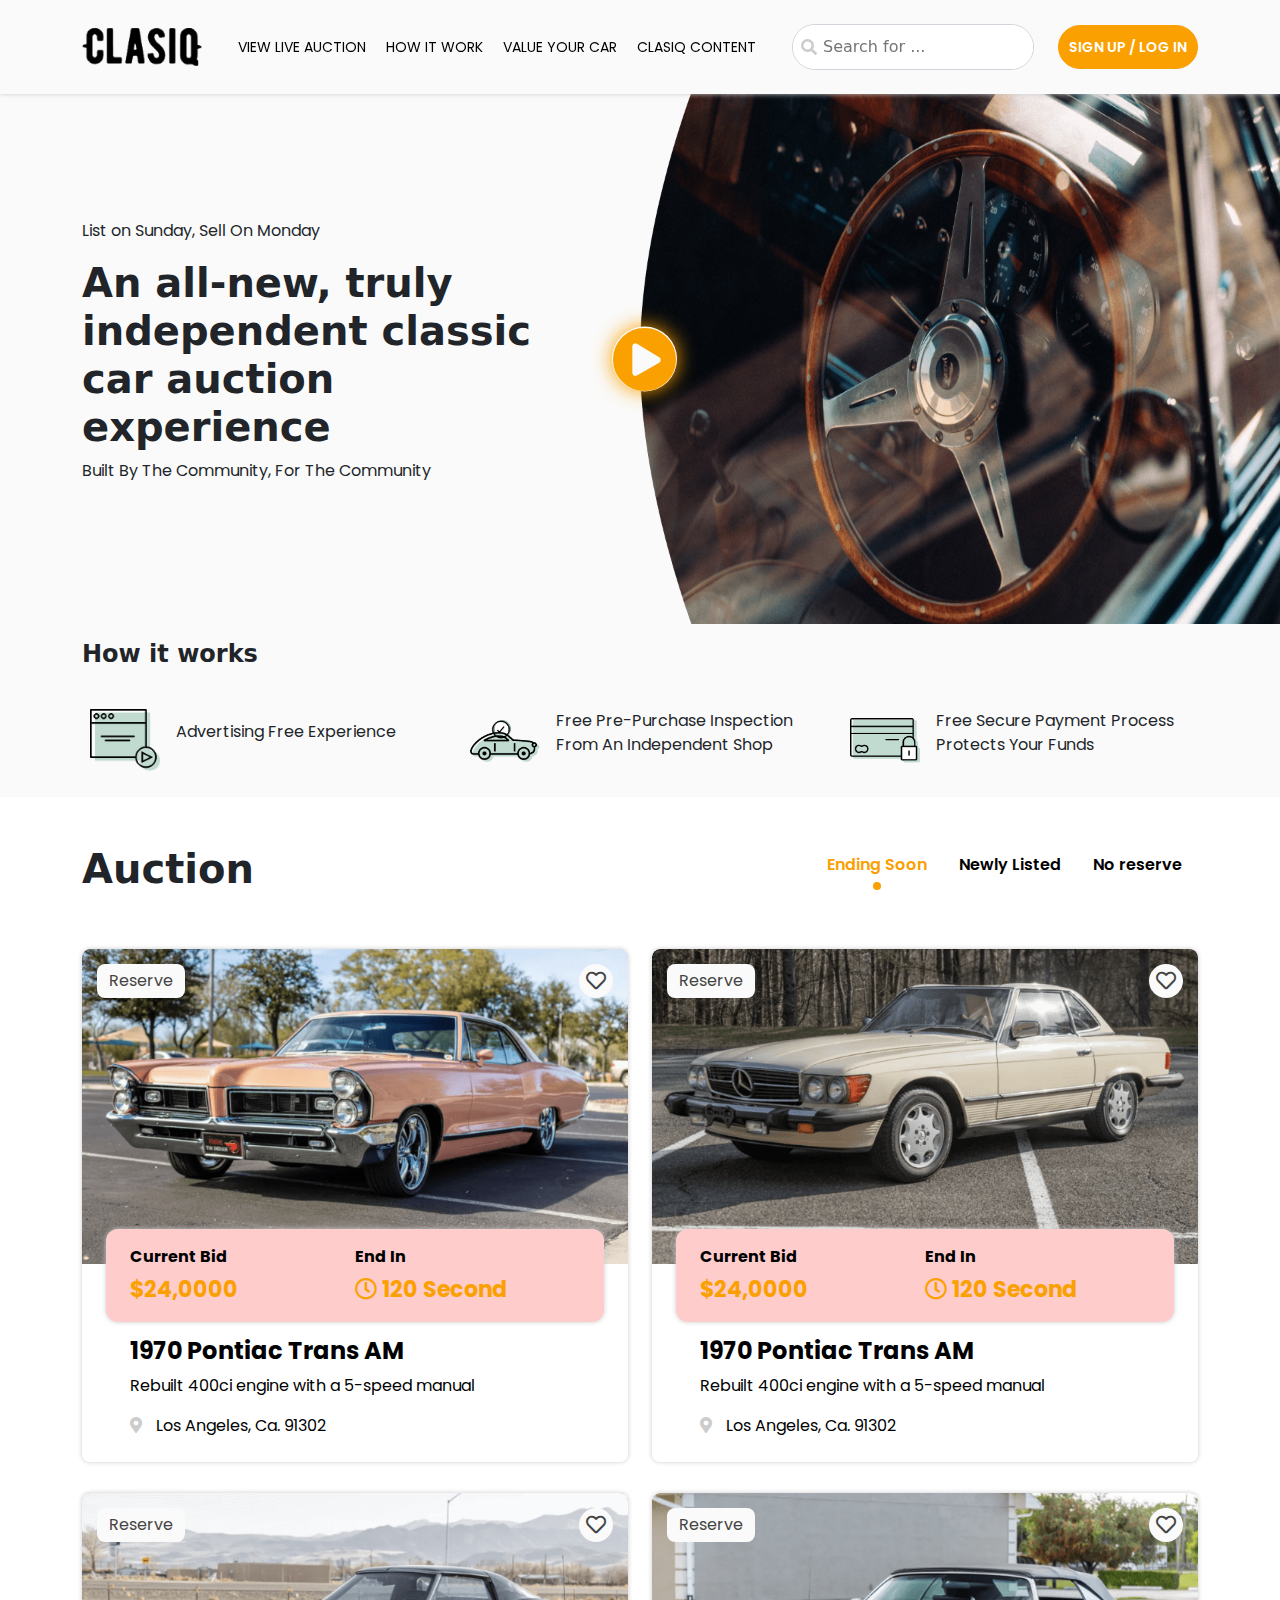
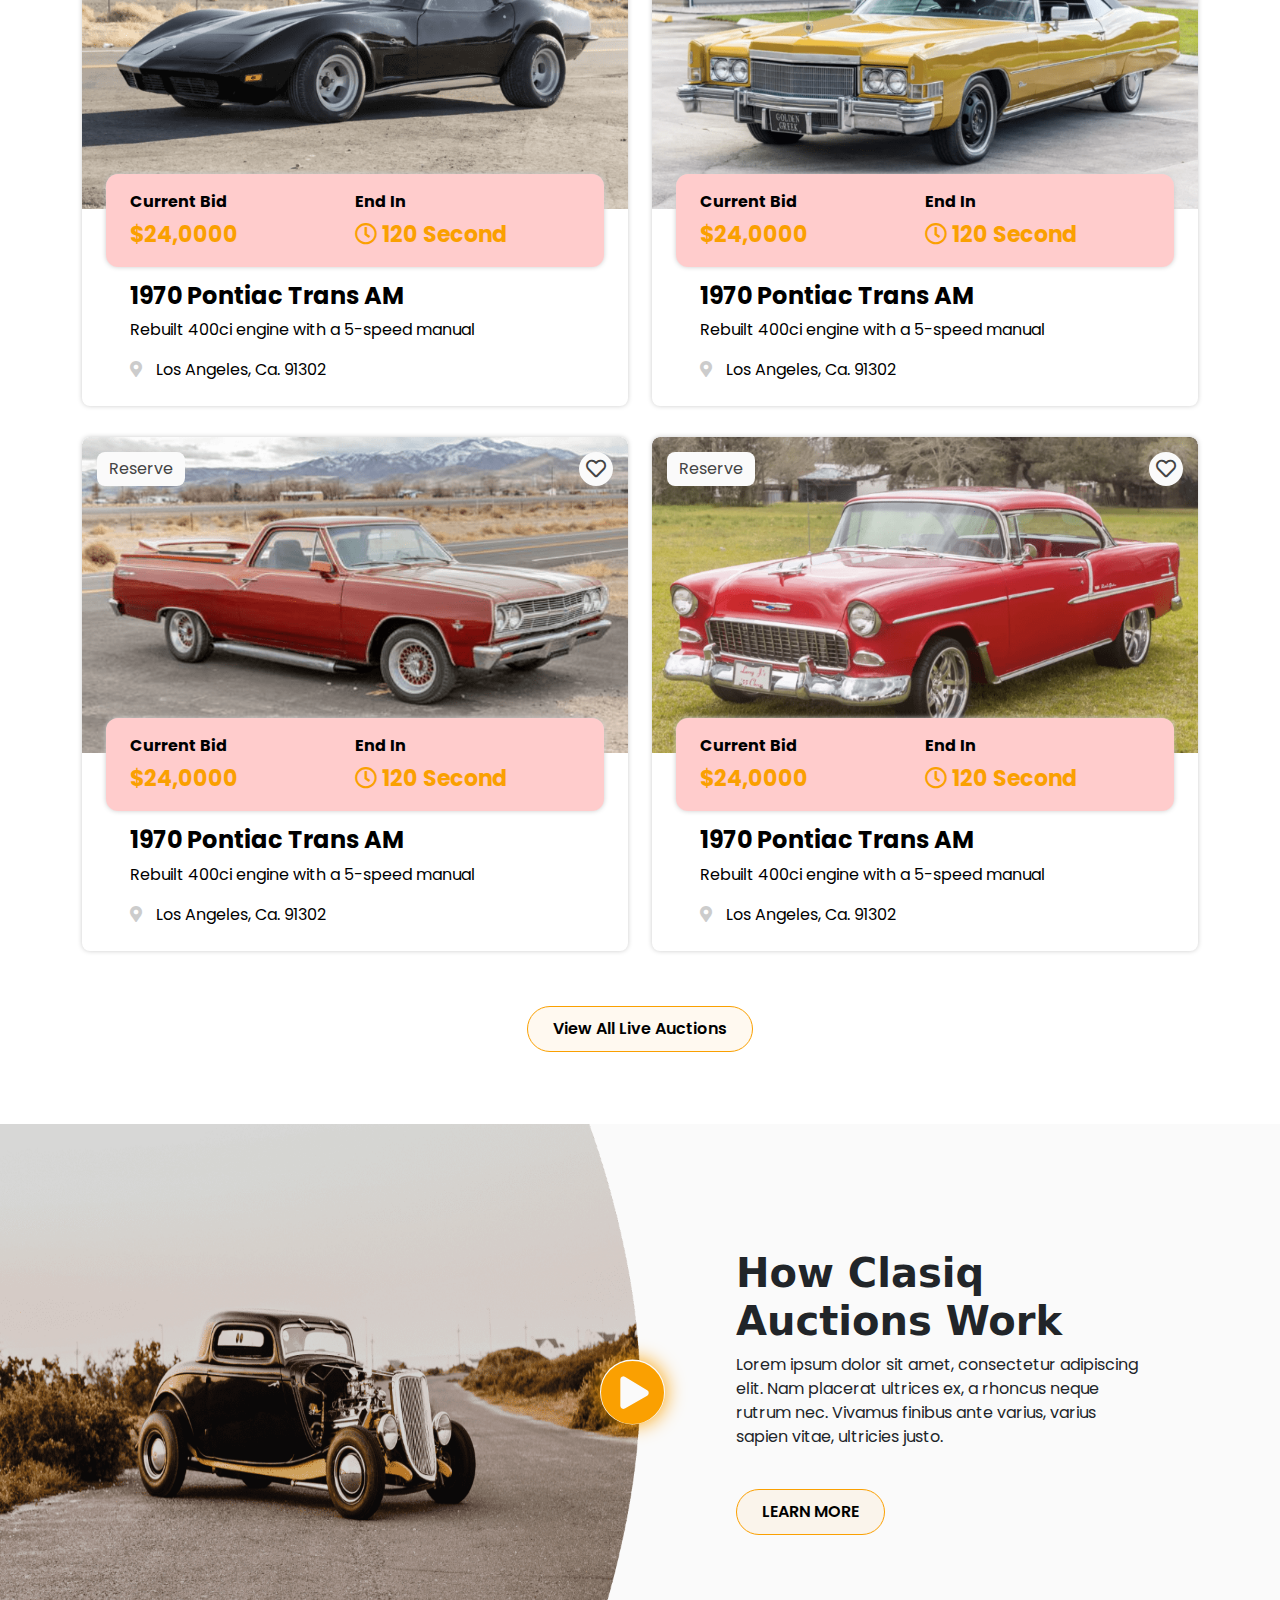
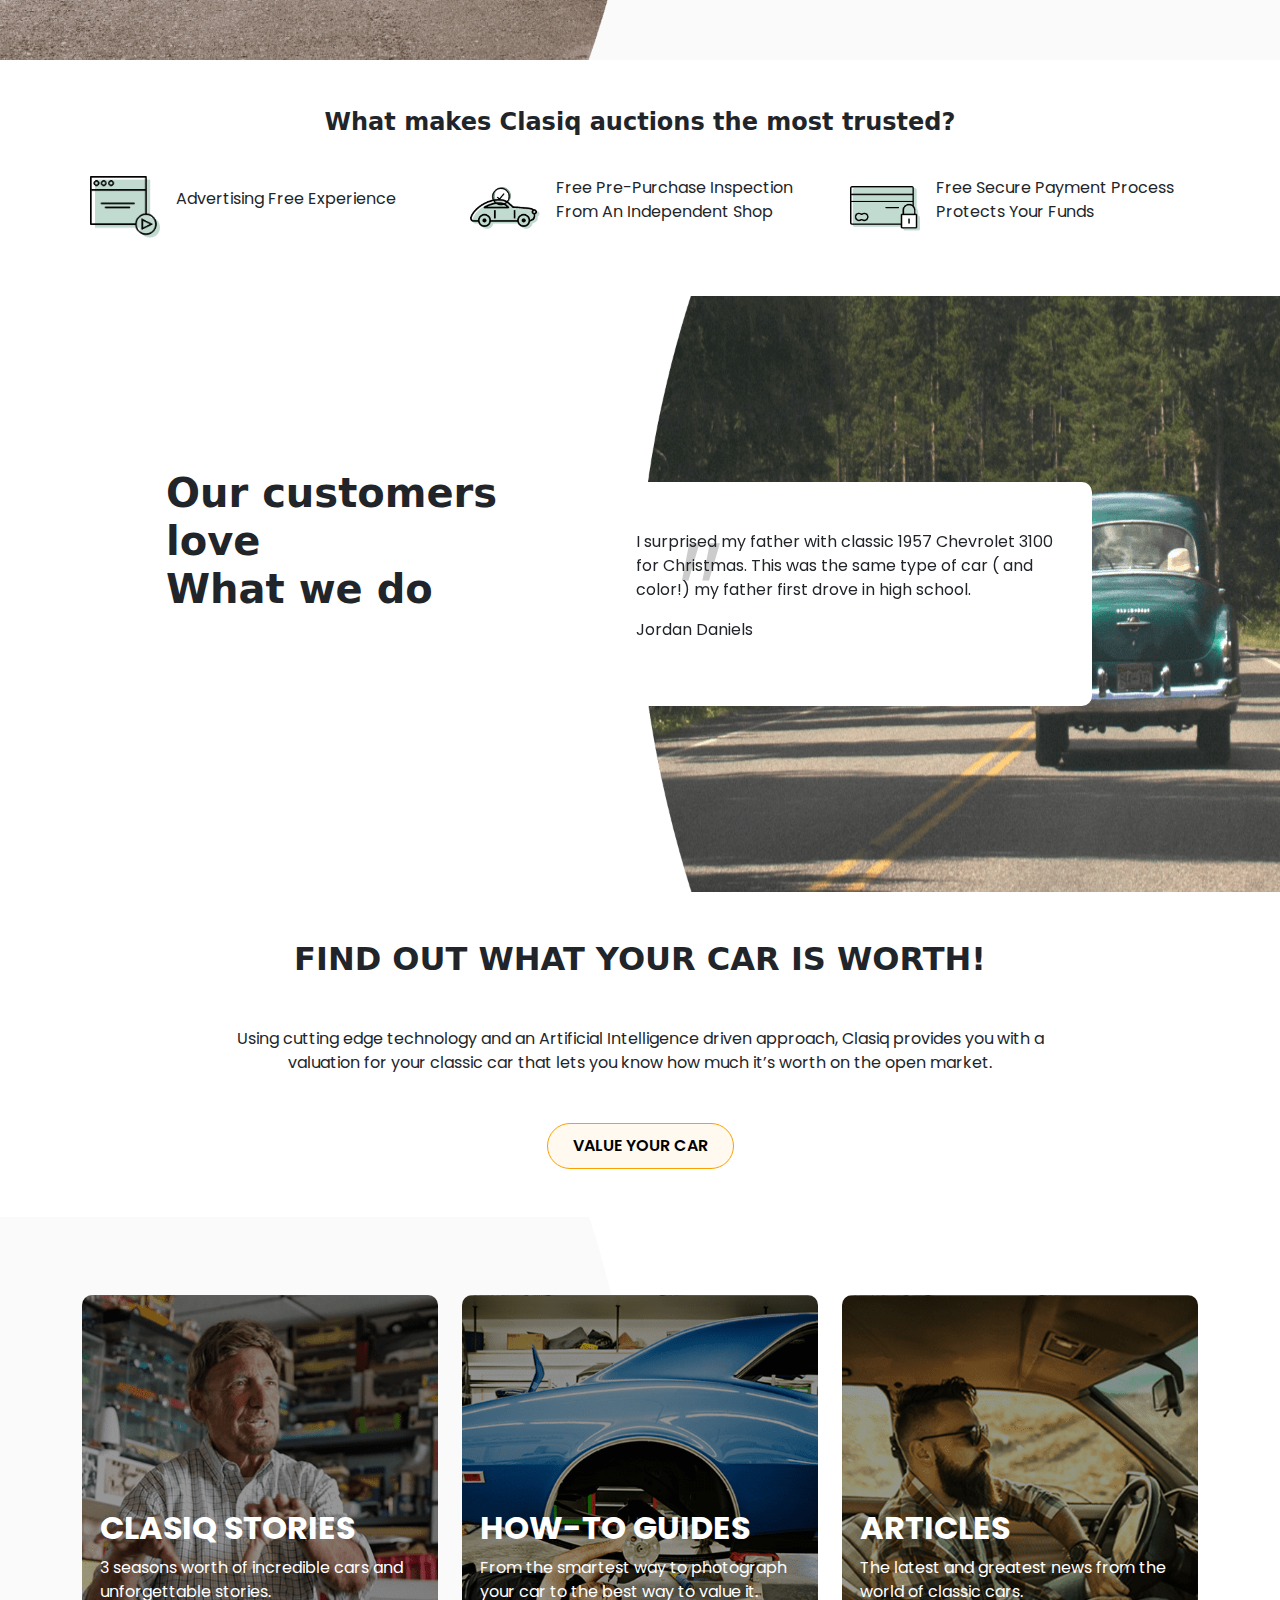
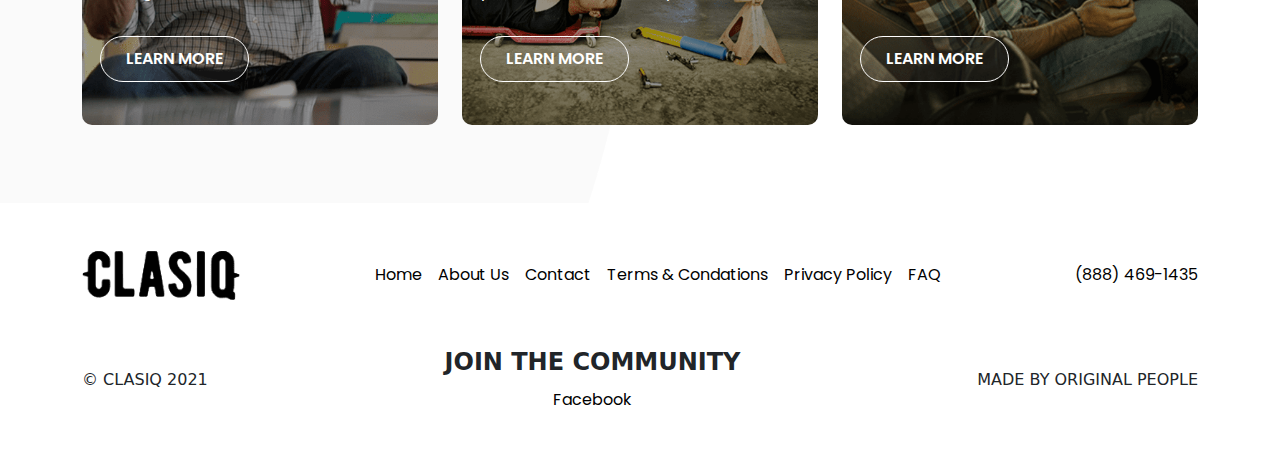
<file: index.html>
<!DOCTYPE html>
<html lang="en">
<head>
    <meta charset="UTF-8">
    <meta http-equiv="X-UA-Compatible" content="IE=edge">
    <meta name="viewport" content="width=device-width, initial-scale=1.0">
    <title>Clasiq : Home Page</title>
    <link rel="icon" href="images/favicon.png" sizes="32x32" type="image/png">
    <!-- clasiq style sheets -->
    <link rel="stylesheet" href="css/all.min.css">
    <link rel="stylesheet" href="css/bootstrap.min.css">
    <link rel="stylesheet" href="css/slick-theme.css">
    <link rel="stylesheet" href="css/slick.css">
    <link rel="stylesheet" href="css/developer.css">
</head>
<body>
    <!-- header start -->
    <header class="header py-4 bg-gray">
        <div class="container position-relative">
            <div class="d-flex justify-content-between align-items-center">
                <div class="logo">
                    <a href="index.html"><img src="images/logo.png" alt="Clasiq" class="img-fluid logo-image"></a>
                </div>
                <div class="menu">
                    <span class="close-menu only-mobile"></span>
                    <ul class="menu-wrapper list-unstyled mb-0">
                        <li class="menu-item level-1 position-relative"><a href="javascript:void(0);" class="menu-link text-uppercase">View Live Auction</a>
                            <ul class="level-2 list-unstyled position-absolute">
                                <li class="d-block"><a href="live-auctions.html" class="menu-link text-uppercase">Live auctions</a></li>
                                <li class="d-block"><a href="completed-auctions.html" class="menu-link text-uppercase">Completed auctions</a></li>
                            </ul>
                        </li>
                        <li class="menu-item position-relative"><a href="javascript:void(0);" class="menu-link text-uppercase">How it work</a></li>
                        <li class="menu-item position-relative"><a href="javascript:void(0);" class="menu-link text-uppercase">Value your car</a></li>
                        <li class="menu-item position-relative"><a href="clasiq-content.html" class="menu-link text-uppercase">Clasiq content</a></li>
                        <li class="menu-item position-relative only-mobile"><a href="javascript:void(0);" class="menu-link text-uppercase open-popup-modal" data-target="login_popup">Login</a></li>
                        <li class="menu-item position-relative only-mobile"><a href="javascript:void(0);" class="menu-link text-uppercase open-popup-modal" data-target="signup_popup">Sign Up</a></li>
                    </ul> 
                </div>
                
                <div class="d-flex align-items-center">
                    <div class="search-wrapper mr-4">
                        <div class="search position-relative form-control">
                            <i class="fas fa-search"></i>
                            <input type="text" class="header-search" placeholder="Search for ...">
                        </div>
                    </div>
                    <div class="login-signup">
                        <a href="javascript:void(0);" class="login-signup-btn text-uppercase"><span class="open-popup-modal" data-target="signup_popup">Sign up</span> / <span class="open-popup-modal" data-target="login_popup">Log in</span></a>
                    </div>
                    <div class="toggle-menu ml-4">
                        <i class="fas fa-bars"></i>
                    </div>
                </div>
            </div>
        </div>
    </header>
    <!-- header end -->
    <!-- banner start -->
    <section class="banner-section right-banner homepage-main-banner bg-gray">
        <div class="container">
            <div class="row">
                <div class="col-lg-6 ninja-order-2">
                    <div class="main-banner-text banner-text">
                        <p>List on Sunday, Sell On Monday</p>
                        <h1 class="font-weight">An all-new, truly independent classic car auction experience</h1>
                        <p>Built By The Community, For The Community</p>
                    </div>
                </div>
                <div class="col-lg-6 position-relative ninja-order-1">
                    <img src="images/mob-banner-1.png" alt="banner-image" class="img-fluid mobile-image">
                    <div class="play-btn">
                        <i class="fas fa-play-circle"></i>
                    </div>
                </div>
            </div>
        </div>
    </section>
    <!-- banner end -->
    <!-- how it works start-->
    <section class="bg-gray how-it-work">
        <div class="container py-3">
            <div class="row">
                <div class="col-12 mb-4">
                    <h4 class="heading-3">How it works</h4>
                </div>
                <div class="col-lg-4 hiw">
                    <div class="d-flex align-items-center flex-wrap p-2">
                        <div class="icon mr-3">
                            <img src="images/c-icon-1.png" alt="icon" class="img-fluid">
                        </div>
                        <div class="icon-details">
                            <p>Advertising Free Experience</p>
                        </div>
                    </div>
                </div>
                <div class="col-lg-4 hiw">
                    <div class="d-flex align-items-center flex-wrap p-2">
                        <div class="icon mr-3">
                            <img src="images/c-icon-2.png" alt="icon" class="img-fluid">
                        </div>
                        <div class="icon-details">
                            <p>Free Pre-Purchase  Inspection From An Independent Shop</p>
                        </div>
                    </div>
                </div>
                <div class="col-lg-4 hiw">
                    <div class="d-flex align-items-center flex-wrap p-2">
                        <div class="icon mr-3">
                            <img src="images/c-icon-3.png" alt="icon" class="img-fluid">
                        </div>
                        <div class="icon-details">
                            <p>Free Secure Payment Process Protects Your Funds</p>
                        </div>
                    </div>
                </div>
            </div>
        </div>
    </section>
    <!-- how it works end -->
    <!-- Auction list start -->
    <section class="auction-section py-5">
        <div class="container">
            <div class="d-flex justify-content-between section-header align-items-center flex-wrap">
                <h1 class="heading-1">Auction</h1> 
                <ul class="nav nav-pills mb-3" id="pills-tab" role="tablist">
                    <li class="nav-item" role="presentation">
                      <button class="nav-link active" id="ending_soon" data-bs-toggle="pill" data-bs-target="#ending_soon_content" type="button" role="tab" aria-controls="ending_soon" aria-selected="true">Ending Soon</button>
                    </li>
                    <li class="nav-item" role="presentation">
                      <button class="nav-link" id="newly_visit" data-bs-toggle="pill" data-bs-target="#newly_visit_content" type="button" role="tab" aria-controls="newly_visit" aria-selected="false">Newly Listed</button>
                    </li>
                    <li class="nav-item" role="presentation">
                      <button class="nav-link" id="no_reserve" data-bs-toggle="pill" data-bs-target="#no_reserve_content" type="button" role="tab" aria-controls="no_reserve" aria-selected="false">No reserve</button>
                    </li>
                  </ul>
            </div>
            <div class="tab-content mt-5" id="pills-tabContent">
                <div class="tab-pane fade show active" id="ending_soon_content" role="tabpanel" aria-labelledby="ending_soon_content">
                    <div class="row">
                        <div class="col-lg-6">
                            <a href="auction-detail.html" class="car-card mb-4">
                                <div class="car-image-wrap position-relative">
                                    <img class="img-fluid car-img" src="images/auction-car-1.png" alt="car image">
                                    <span class="reserve-option position-absolute">Reserve</span>
                                    <span class="wishlist-option position-absolute"><i class="far fa-heart"></i></span>
                                </div>
                                <div class="car-details px-4">
                                    <div class="auction-bid-time ">
                                        <span class="time-slider" id="time_slider" ></span>
                                        <div class="d-flex position-relative px-4 py-3">
                                            <div class="flex-1">
                                                <p class="mb-1 text-black">Current Bid</p>
                                                <p class="bid-amount text-theme mb-0">$24,0000</p>
                                            </div>
                                            <div class="flex-1">
                                                <p class="mb-1 text-black">End In</p>
                                                <p class="auction-time text-theme mb-0"> <i class="far fa-clock"></i> <span class="time-left"></span> Second</p>
                                            </div>
                                        </div>
                                    </div>
                                    <div class="auction-car-details px-4 pb-4">
                                        <h4 class="heading-2 text-black">1970 Pontiac Trans AM</h4>
                                        <p class="text-black">Rebuilt 400ci engine with a 5-speed manual</p>
                                        <div class="address"><i class="fas fa-map-marker-alt"></i> <span class="text-black">Los Angeles, Ca. 91302</span></div>
                                    </div>
                                </div> 
                            </a>
                        </div>
                        <div class="col-lg-6">
                            <a href="auction-detail.html" class="car-card mb-4">
                                <div class="car-image-wrap position-relative">
                                    <img class="img-fluid car-img" src="images/auction-car-2.png" alt="car image">
                                    <span class="reserve-option position-absolute">Reserve</span>
                                    <span class="wishlist-option position-absolute"><i class="far fa-heart"></i></span>
                                </div>
                                <div class="car-details px-4">
                                    <div class="auction-bid-time">
                                        <span class="time-slider" id="time_slider"></span>
                                        <div class="d-flex position-relative px-4 py-3">
                                            <div class="flex-1">
                                                <p class="mb-1 text-black">Current Bid</p>
                                                <p class="bid-amount text-theme mb-0">$24,0000</p>
                                            </div>
                                            <div class="flex-1">
                                                <p class="mb-1 text-black">End In</p>
                                                <p class="auction-time text-theme mb-0"> <i class="far fa-clock"></i> <span class="time-left"></span> Second</p>
                                            </div>
                                        </div>
                                    </div>
                                    <div class="auction-car-details px-4 pb-4">
                                        <h4 class="heading-2 text-black">1970 Pontiac Trans AM</h4>
                                        <p class="text-black">Rebuilt 400ci engine with a 5-speed manual</p>
                                        <div class="address"><i class="fas fa-map-marker-alt"></i> <span class="text-black">Los Angeles, Ca. 91302</span></div>
                                    </div>
                                </div> 
                            </a>
                        </div>
                        <div class="col-lg-6">
                            <a href="auction-detail.html" class="car-card mb-4">
                                <div class="car-image-wrap position-relative">
                                    <img class="img-fluid car-img" src="images/auction-car-3.png" alt="car image">
                                    <span class="reserve-option position-absolute">Reserve</span>
                                    <span class="wishlist-option position-absolute"><i class="far fa-heart"></i></span>
                                </div>
                                <div class="car-details px-4">
                                    <div class="auction-bid-time">
                                        <span class="time-slider"   ></span>
                                        <div class="d-flex position-relative px-4 py-3">
                                            <div class="flex-1">
                                                <p class="mb-1 text-black">Current Bid</p>
                                                <p class="bid-amount text-theme mb-0">$24,0000</p>
                                            </div>
                                            <div class="flex-1">
                                                <p class="mb-1 text-black">End In</p>
                                                <p class="auction-time text-theme mb-0"> <i class="far fa-clock"></i> <span class="time-left"></span> Second</p>
                                            </div>
                                        </div>
                                    </div>
                                    <div class="auction-car-details px-4 pb-4">
                                        <h4 class="heading-2 text-black">1970 Pontiac Trans AM</h4>
                                        <p class="text-black">Rebuilt 400ci engine with a 5-speed manual</p>
                                        <div class="address"><i class="fas fa-map-marker-alt"></i> <span class="text-black">Los Angeles, Ca. 91302</span></div>
                                    </div>
                                </div> 
                            </a>
                        </div>
                        <div class="col-lg-6">
                            <a href="auction-detail.html" class="car-card mb-4">
                                <div class="car-image-wrap position-relative">
                                    <img class="img-fluid car-img" src="images/auction-car-4.png" alt="car image">
                                    <span class="reserve-option position-absolute">Reserve</span>
                                    <span class="wishlist-option position-absolute"><i class="far fa-heart"></i></span>
                                </div>
                                <div class="car-details px-4">
                                    <div class="auction-bid-time">
                                        <span class="time-slider"   ></span>
                                        <div class="d-flex position-relative px-4 py-3">
                                            <div class="flex-1">
                                                <p class="mb-1 text-black">Current Bid</p>
                                                <p class="bid-amount text-theme mb-0">$24,0000</p>
                                            </div>
                                            <div class="flex-1">
                                                <p class="mb-1 text-black">End In</p>
                                                <p class="auction-time text-theme mb-0"> <i class="far fa-clock"></i> <span class="time-left"></span> Second</p>
                                            </div>
                                        </div>
                                    </div>
                                    <div class="auction-car-details px-4 pb-4">
                                        <h4 class="heading-2 text-black">1970 Pontiac Trans AM</h4>
                                        <p class="text-black">Rebuilt 400ci engine with a 5-speed manual</p>
                                        <div class="address"><i class="fas fa-map-marker-alt"></i> <span class="text-black">Los Angeles, Ca. 91302</span></div>
                                    </div>
                                </div> 
                            </a>
                        </div>
                        <div class="col-lg-6">
                            <a href="auction-detail.html" class="car-card mb-4">
                                <div class="car-image-wrap position-relative">
                                    <img class="img-fluid car-img" src="images/auction-car-5.png" alt="car image">
                                    <span class="reserve-option position-absolute">Reserve</span>
                                    <span class="wishlist-option position-absolute"><i class="far fa-heart"></i></span>
                                </div>
                                <div class="car-details px-4">
                                    <div class="auction-bid-time">
                                        <span class="time-slider"   ></span>
                                        <div class="d-flex position-relative px-4 py-3">
                                            <div class="flex-1">
                                                <p class="mb-1 text-black">Current Bid</p>
                                                <p class="bid-amount text-theme mb-0">$24,0000</p>
                                            </div>
                                            <div class="flex-1">
                                                <p class="mb-1 text-black">End In</p>
                                                <p class="auction-time text-theme mb-0"> <i class="far fa-clock"></i> <span class="time-left"></span> Second</p>
                                            </div>
                                        </div>
                                    </div>
                                    <div class="auction-car-details px-4 pb-4">
                                        <h4 class="heading-2 text-black">1970 Pontiac Trans AM</h4>
                                        <p class="text-black">Rebuilt 400ci engine with a 5-speed manual</p>
                                        <div class="address"><i class="fas fa-map-marker-alt"></i> <span class="text-black">Los Angeles, Ca. 91302</span></div>
                                    </div>
                                </div> 
                            </a>
                        </div>
                        <div class="col-lg-6">
                            <a href="auction-detail.html" class="car-card mb-4">
                                <div class="car-image-wrap position-relative">
                                    <img class="img-fluid car-img" src="images/auction-car-6.png" alt="car image">
                                    <span class="reserve-option position-absolute">Reserve</span>
                                    <span class="wishlist-option position-absolute"><i class="far fa-heart"></i></span>
                                </div>
                                <div class="car-details px-4">
                                    <div class="auction-bid-time">
                                        <span class="time-slider"   ></span>
                                        <div class="d-flex position-relative px-4 py-3">
                                            <div class="flex-1">
                                                <p class="mb-1 text-black">Current Bid</p>
                                                <p class="bid-amount text-theme mb-0">$24,0000</p>
                                            </div>
                                            <div class="flex-1">
                                                <p class="mb-1 text-black">End In</p>
                                                <p class="auction-time text-theme mb-0"> <i class="far fa-clock"></i> <span class="time-left"></span> Second</p>
                                            </div>
                                        </div>
                                    </div>
                                    <div class="auction-car-details px-4 pb-4">
                                        <h4 class="heading-2 text-black">1970 Pontiac Trans AM</h4>
                                        <p class="text-black">Rebuilt 400ci engine with a 5-speed manual</p>
                                        <div class="address"><i class="fas fa-map-marker-alt"></i> <span class="text-black">Los Angeles, Ca. 91302</span></div>
                                    </div>
                                </div> 
                            </a>
                        </div>
                        <div class="col-12 my-4 text-center">
                            <a href="javascript:void(0)" class="btn theme-btn">View All Live Auctions</a>
                        </div>
                    </div>
                </div>
                <div class="tab-pane fade" id="newly_visit_content" role="tabpanel" aria-labelledby="newly_visit_content">
                    <div class="row">
                        <div class="col-lg-6">
                            <a href="auction-detail.html" class="car-card mb-4">
                                <div class="car-image-wrap position-relative">
                                    <img class="img-fluid car-img" src="images/auction-car-1.png" alt="car image">
                                    <span class="reserve-option position-absolute">Reserve</span>
                                    <span class="wishlist-option position-absolute"><i class="far fa-heart"></i></span>
                                </div>
                                <div class="car-details px-4">
                                    <div class="auction-bid-time">
                                        <span class="time-slider"></span>
                                        <div class="d-flex position-relative px-4 py-3">
                                            <div class="flex-1">
                                                <p class="mb-1 text-black">Current Bid</p>
                                                <p class="bid-amount text-theme mb-0">$24,0000</p>
                                            </div>
                                            <div class="flex-1">
                                                <p class="mb-1 text-black">End In</p>
                                                <p class="auction-time text-theme mb-0"> <i class="far fa-clock"></i> <span class="time-left"></span> Second</p>
                                            </div>
                                        </div>
                                    </div>
                                    <div class="auction-car-details px-4 pb-4">
                                        <h4 class="heading-2 text-black">1970 Pontiac Trans AM</h4>
                                        <p class="text-black">Rebuilt 400ci engine with a 5-speed manual</p>
                                        <div class="address"><i class="fas fa-map-marker-alt"></i> <span class="text-black">Los Angeles, Ca. 91302</span></div>
                                    </div>
                                </div> 
                            </a>
                        </div>
                        <div class="col-lg-6">
                            <a href="auction-detail.html" class="car-card mb-4">
                                <div class="car-image-wrap position-relative">
                                    <img class="img-fluid car-img" src="images/auction-car-2.png" alt="car image">
                                    <span class="reserve-option position-absolute">Reserve</span>
                                    <span class="wishlist-option position-absolute"><i class="far fa-heart"></i></span>
                                </div>
                                <div class="car-details px-4">
                                    <div class="auction-bid-time ">
                                        <span class="time-slider"   ></span>
                                        <div class="d-flex position-relative px-4 py-3">
                                            <div class="flex-1">
                                                <p class="mb-1 text-black">Current Bid</p>
                                                <p class="bid-amount text-theme mb-0">$24,0000</p>
                                            </div>
                                            <div class="flex-1">
                                                <p class="mb-1 text-black">End In</p>
                                                <p class="auction-time text-theme mb-0"> <i class="far fa-clock"></i> <span class="time-left"></span> Second</p>
                                            </div>
                                        </div>
                                    </div>
                                    <div class="auction-car-details px-4 pb-4">
                                        <h4 class="heading-2 text-black">1970 Pontiac Trans AM</h4>
                                        <p class="text-black">Rebuilt 400ci engine with a 5-speed manual</p>
                                        <div class="address"><i class="fas fa-map-marker-alt"></i> <span class="text-black">Los Angeles, Ca. 91302</span></div>
                                    </div>
                                </div> 
                            </a>
                        </div>
                        <div class="col-lg-6">
                            <a href="auction-detail.html" class="car-card mb-4">
                                <div class="car-image-wrap position-relative">
                                    <img class="img-fluid car-img" src="images/auction-car-3.png" alt="car image">
                                    <span class="reserve-option position-absolute">Reserve</span>
                                    <span class="wishlist-option position-absolute"><i class="far fa-heart"></i></span>
                                </div>
                                <div class="car-details px-4">
                                    <div class="auction-bid-time">
                                        <span class="time-slider"   ></span>
                                        <div class="d-flex position-relative px-4 py-3">
                                            <div class="flex-1">
                                                <p class="mb-1 text-black">Current Bid</p>
                                                <p class="bid-amount text-theme mb-0">$24,0000</p>
                                            </div>
                                            <div class="flex-1">
                                                <p class="mb-1 text-black">End In</p>
                                                <p class="auction-time text-theme mb-0"> <i class="far fa-clock"></i> <span class="time-left"></span> Second</p>
                                            </div>
                                        </div>
                                    </div>
                                    <div class="auction-car-details px-4 pb-4">
                                        <h4 class="heading-2 text-black">1970 Pontiac Trans AM</h4>
                                        <p class="text-black">Rebuilt 400ci engine with a 5-speed manual</p>
                                        <div class="address"><i class="fas fa-map-marker-alt"></i> <span class="text-black">Los Angeles, Ca. 91302</span></div>
                                    </div>
                                </div> 
                            </a>
                        </div>
                        <div class="col-lg-6">
                            <a href="auction-detail.html" class="car-card mb-4">
                                <div class="car-image-wrap position-relative">
                                    <img class="img-fluid car-img" src="images/auction-car-4.png" alt="car image">
                                    <span class="reserve-option position-absolute">Reserve</span>
                                    <span class="wishlist-option position-absolute"><i class="far fa-heart"></i></span>
                                </div>
                                <div class="car-details px-4">
                                    <div class="auction-bid-time ">
                                        <span class="time-slider"   ></span>
                                        <div class="d-flex position-relative px-4 py-3">
                                            <div class="flex-1">
                                                <p class="mb-1 text-black">Current Bid</p>
                                                <p class="bid-amount text-theme mb-0">$24,0000</p>
                                            </div>
                                            <div class="flex-1">
                                                <p class="mb-1 text-black">End In</p>
                                                <p class="auction-time text-theme mb-0"> <i class="far fa-clock"></i> <span class="time-left"></span> Second</p>
                                            </div>
                                        </div>
                                    </div>
                                    <div class="auction-car-details px-4 pb-4">
                                        <h4 class="heading-2 text-black">1970 Pontiac Trans AM</h4>
                                        <p class="text-black">Rebuilt 400ci engine with a 5-speed manual</p>
                                        <div class="address"><i class="fas fa-map-marker-alt"></i> <span class="text-black">Los Angeles, Ca. 91302</span></div>
                                    </div>
                                </div> 
                            </a>
                        </div>
                        <div class="col-lg-6">
                            <a href="auction-detail.html" class="car-card mb-4">
                                <div class="car-image-wrap position-relative">
                                    <img class="img-fluid car-img" src="images/auction-car-5.png" alt="car image">
                                    <span class="reserve-option position-absolute">Reserve</span>
                                    <span class="wishlist-option position-absolute"><i class="far fa-heart"></i></span>
                                </div>
                                <div class="car-details px-4">
                                    <div class="auction-bid-time">
                                        <span class="time-slider"   ></span>
                                        <div class="d-flex position-relative px-4 py-3">
                                            <div class="flex-1">
                                                <p class="mb-1 text-black">Current Bid</p>
                                                <p class="bid-amount text-theme mb-0">$24,0000</p>
                                            </div>
                                            <div class="flex-1">
                                                <p class="mb-1 text-black">End In</p>
                                                <p class="auction-time text-theme mb-0"> <i class="far fa-clock"></i> <span class="time-left"></span> Second</p>
                                            </div>
                                        </div>
                                    </div>
                                    <div class="auction-car-details px-4 pb-4">
                                        <h4 class="heading-2 text-black">1970 Pontiac Trans AM</h4>
                                        <p class="text-black">Rebuilt 400ci engine with a 5-speed manual</p>
                                        <div class="address"><i class="fas fa-map-marker-alt"></i> <span class="text-black">Los Angeles, Ca. 91302</span></div>
                                    </div>
                                </div> 
                            </a>
                        </div>
                        <div class="col-lg-6">
                            <a href="auction-detail.html" class="car-card mb-4">
                                <div class="car-image-wrap position-relative">
                                    <img class="img-fluid car-img" src="images/auction-car-6.png" alt="car image">
                                    <span class="reserve-option position-absolute">Reserve</span>
                                    <span class="wishlist-option position-absolute"><i class="far fa-heart"></i></span>
                                </div>
                                <div class="car-details px-4">
                                    <div class="auction-bid-time">
                                        <span class="time-slider"   ></span>
                                        <div class="d-flex position-relative px-4 py-3">
                                            <div class="flex-1">
                                                <p class="mb-1 text-black">Current Bid</p>
                                                <p class="bid-amount text-theme mb-0">$24,0000</p>
                                            </div>
                                            <div class="flex-1">
                                                <p class="mb-1 text-black">End In</p>
                                                <p class="auction-time text-theme mb-0"> <i class="far fa-clock"></i> <span class="time-left"></span> Second</p>
                                            </div>
                                        </div>
                                    </div>
                                    <div class="auction-car-details px-4 pb-4">
                                        <h4 class="heading-2 text-black">1970 Pontiac Trans AM</h4>
                                        <p class="text-black">Rebuilt 400ci engine with a 5-speed manual</p>
                                        <div class="address"><i class="fas fa-map-marker-alt"></i> <span class="text-black">Los Angeles, Ca. 91302</span></div>
                                    </div>
                                </div> 
                            </a>
                        </div>
                        <div class="col-12 my-4 text-center">
                            <a href="javascript:void(0)" class="btn theme-btn">View All Live Auctions</a>
                        </div>
                    </div>
                </div>
                <div class="tab-pane fade" id="no_reserve_content" role="tabpanel" aria-labelledby="no_reserve_content">
                    <div class="row">
                        <div class="col-lg-6">
                            <a href="auction-detail.html" class="car-card mb-4">
                                <div class="car-image-wrap position-relative">
                                    <img class="img-fluid car-img" src="images/auction-car-1.png" alt="car image">
                                    <span class="reserve-option position-absolute">Reserve</span>
                                    <span class="wishlist-option position-absolute"><i class="far fa-heart"></i></span>
                                </div>
                                <div class="car-details px-4">
                                    <div class="auction-bid-time ">
                                        <span class="time-slider"></span>
                                        <div class="d-flex position-relative px-4 py-3">
                                            <div class="flex-1">
                                                <p class="mb-1 text-black">Current Bid</p>
                                                <p class="bid-amount text-theme mb-0">$24,0000</p>
                                            </div>
                                            <div class="flex-1">
                                                <p class="mb-1 text-black">End In</p>
                                                <p class="auction-time text-theme mb-0"> <i class="far fa-clock"></i> <span class="time-left"></span> Second</p>
                                            </div>
                                        </div>
                                    </div>
                                    <div class="auction-car-details px-4 pb-4">
                                        <h4 class="heading-2 text-black">1970 Pontiac Trans AM</h4>
                                        <p class="text-black">Rebuilt 400ci engine with a 5-speed manual</p>
                                        <div class="address"><i class="fas fa-map-marker-alt"></i> <span class="text-black">Los Angeles, Ca. 91302</span></div>
                                    </div>
                                </div> 
                            </a>
                        </div>
                        <div class="col-lg-6">
                            <a href="auction-detail.html" class="car-card mb-4">
                                <div class="car-image-wrap position-relative">
                                    <img class="img-fluid car-img" src="images/auction-car-2.png" alt="car image">
                                    <span class="reserve-option position-absolute">Reserve</span>
                                    <span class="wishlist-option position-absolute"><i class="far fa-heart"></i></span>
                                </div>
                                <div class="car-details px-4">
                                    <div class="auction-bid-time">
                                        <span class="time-slider"   ></span>
                                        <div class="d-flex position-relative px-4 py-3">
                                            <div class="flex-1">
                                                <p class="mb-1 text-black">Current Bid</p>
                                                <p class="bid-amount text-theme mb-0">$24,0000</p>
                                            </div>
                                            <div class="flex-1">
                                                <p class="mb-1 text-black">End In</p>
                                                <p class="auction-time text-theme mb-0"> <i class="far fa-clock"></i> <span class="time-left"></span> Second</p>
                                            </div>
                                        </div>
                                    </div>
                                    <div class="auction-car-details px-4 pb-4">
                                        <h4 class="heading-2 text-black">1970 Pontiac Trans AM</h4>
                                        <p class="text-black">Rebuilt 400ci engine with a 5-speed manual</p>
                                        <div class="address"><i class="fas fa-map-marker-alt"></i> <span class="text-black">Los Angeles, Ca. 91302</span></div>
                                    </div>
                                </div> 
                            </a>
                        </div>
                        <div class="col-lg-6">
                            <a href="auction-detail.html" class="car-card mb-4">
                                <div class="car-image-wrap position-relative">
                                    <img class="img-fluid car-img" src="images/auction-car-3.png" alt="car image">
                                    <span class="reserve-option position-absolute">Reserve</span>
                                    <span class="wishlist-option position-absolute"><i class="far fa-heart"></i></span>
                                </div>
                                <div class="car-details px-4">
                                    <div class="auction-bid-time">
                                        <span class="time-slider"   ></span>
                                        <div class="d-flex position-relative px-4 py-3">
                                            <div class="flex-1">
                                                <p class="mb-1 text-black">Current Bid</p>
                                                <p class="bid-amount text-theme mb-0">$24,0000</p>
                                            </div>
                                            <div class="flex-1">
                                                <p class="mb-1 text-black">End In</p>
                                                <p class="auction-time text-theme mb-0"> <i class="far fa-clock"></i> <span class="time-left"></span> Second</p>
                                            </div>
                                        </div>
                                    </div>
                                    <div class="auction-car-details px-4 pb-4">
                                        <h4 class="heading-2 text-black">1970 Pontiac Trans AM</h4>
                                        <p class="text-black">Rebuilt 400ci engine with a 5-speed manual</p>
                                        <div class="address"><i class="fas fa-map-marker-alt"></i> <span class="text-black">Los Angeles, Ca. 91302</span></div>
                                    </div>
                                </div> 
                            </a>
                        </div>
                        <div class="col-lg-6">
                            <a href="auction-detail.html" class="car-card mb-4">
                                <div class="car-image-wrap position-relative">
                                    <img class="img-fluid car-img" src="images/auction-car-4.png" alt="car image">
                                    <span class="reserve-option position-absolute">Reserve</span>
                                    <span class="wishlist-option position-absolute"><i class="far fa-heart"></i></span>
                                </div>
                                <div class="car-details px-4">
                                    <div class="auction-bid-time">
                                        <span class="time-slider"   ></span>
                                        <div class="d-flex position-relative px-4 py-3">
                                            <div class="flex-1">
                                                <p class="mb-1 text-black">Current Bid</p>
                                                <p class="bid-amount text-theme mb-0">$24,0000</p>
                                            </div>
                                            <div class="flex-1">
                                                <p class="mb-1 text-black">End In</p>
                                                <p class="auction-time text-theme mb-0"> <i class="far fa-clock"></i> <span class="time-left"></span> Second</p>
                                            </div>
                                        </div>
                                    </div>
                                    <div class="auction-car-details px-4 pb-4">
                                        <h4 class="heading-2 text-black">1970 Pontiac Trans AM</h4>
                                        <p class="text-black">Rebuilt 400ci engine with a 5-speed manual</p>
                                        <div class="address"><i class="fas fa-map-marker-alt"></i> <span class="text-black">Los Angeles, Ca. 91302</span></div>
                                    </div>
                                </div> 
                            </a>
                        </div>
                        <div class="col-lg-6">
                            <a href="auction-detail.html" class="car-card mb-4">
                                <div class="car-image-wrap position-relative">
                                    <img class="img-fluid car-img" src="images/auction-car-5.png" alt="car image">
                                    <span class="reserve-option position-absolute">Reserve</span>
                                    <span class="wishlist-option position-absolute"><i class="far fa-heart"></i></span>
                                </div>
                                <div class="car-details px-4">
                                    <div class="auction-bid-time">
                                        <span class="time-slider"   ></span>
                                        <div class="d-flex position-relative px-4 py-3">
                                            <div class="flex-1">
                                                <p class="mb-1 text-black">Current Bid</p>
                                                <p class="bid-amount text-theme mb-0">$24,0000</p>
                                            </div>
                                            <div class="flex-1">
                                                <p class="mb-1 text-black">End In</p>
                                                <p class="auction-time text-theme mb-0"> <i class="far fa-clock"></i> <span class="time-left"></span> Second</p>
                                            </div>
                                        </div>
                                    </div>
                                    <div class="auction-car-details px-4 pb-4">
                                        <h4 class="heading-2 text-black">1970 Pontiac Trans AM</h4>
                                        <p class="text-black">Rebuilt 400ci engine with a 5-speed manual</p>
                                        <div class="address"><i class="fas fa-map-marker-alt"></i> <span class="text-black">Los Angeles, Ca. 91302</span></div>
                                    </div>
                                </div> 
                            </a>
                        </div>
                        <div class="col-lg-6">
                            <a href="auction-detail.html" class="car-card mb-4">
                                <div class="car-image-wrap position-relative">
                                    <img class="img-fluid car-img" src="images/auction-car-6.png" alt="car image">
                                    <span class="reserve-option position-absolute">Reserve</span>
                                    <span class="wishlist-option position-absolute"><i class="far fa-heart"></i></span>
                                </div>
                                <div class="car-details px-4">
                                    <div class="auction-bid-time">
                                        <span class="time-slider"  ></span>
                                        <div class="d-flex position-relative px-4 py-3">
                                            <div class="flex-1">
                                                <p class="mb-1 text-black">Current Bid</p>
                                                <p class="bid-amount text-theme mb-0">$24,0000</p>
                                            </div>
                                            <div class="flex-1">
                                                <p class="mb-1 text-black">End In</p>
                                                <p class="auction-time text-theme mb-0"> <i class="far fa-clock"></i> <span class="time-left"></span> Second</p>
                                            </div>
                                        </div>
                                    </div>
                                    <div class="auction-car-details px-4 pb-4">
                                        <h4 class="heading-2 text-black">1970 Pontiac Trans AM</h4>
                                        <p class="text-black">Rebuilt 400ci engine with a 5-speed manual</p>
                                        <div class="address"><i class="fas fa-map-marker-alt"></i> <span class="text-black">Los Angeles, Ca. 91302</span></div>
                                    </div>
                                </div> 
                            </a>
                        </div>
                        <div class="col-12 my-4 text-center">
                            <a href="javascript:void(0)" class="btn theme-btn">View All Live Auctions</a>
                        </div>
                    </div>
                </div>
            </div>
        </div>
    </section>
    <!-- Auction list end -->
    <!-- banner start -->
    <section class="banner-section left-banner banner-2 bg-gray">
        <div class="container">
            <div class="row">
                <div class="col-lg-6 position-relative">
                    <img src="images/mob-banner-2.png" alt="banner-image" class="img-fluid mobile-image">
                    <div class="play-btn">
                        <i class="fas fa-play-circle"></i>
                    </div>
                </div>
                <div class="col-lg-6 pl-5">
                    <div class="banner-text pl-5">
                        <h1 class="font-weight">How Clasiq <br>Auctions Work</h1>
                        <p>Lorem ipsum dolor sit amet, consectetur adipiscing  elit. Nam placerat ultrices ex, a rhoncus neque rutrum nec. Vivamus finibus ante varius, varius sapien vitae, ultricies justo. </p>
                        <a href="javascript:void(0);" class="btn theme-btn text-uppercase mt-4">learn more</a>
                    </div>
                </div>
            </div>
        </div>
    </section>
    <!-- banner end -->
    <!-- how it works start-->
    <section class="how-it-work">
        <div class="container py-5">
            <div class="row">
                <div class="col-12 mb-4">
                    <h4 class="heading-3 text-center">What makes Clasiq auctions the most trusted?</h4>
                </div>
                <div class="col-lg-4 hiw">
                    <div class="d-flex align-items-center flex-wrap p-2">
                        <div class="icon mr-3">
                            <img src="images/c-icon-1.png" alt="icon" class="img-fluid">
                        </div>
                        <div class="icon-details">
                            <p>Advertising Free Experience</p>
                        </div>
                    </div>
                </div>
                <div class="col-lg-4 hiw">
                    <div class="d-flex align-items-center flex-wrap p-2">
                        <div class="icon mr-3">
                            <img src="images/c-icon-2.png" alt="icon" class="img-fluid">
                        </div>
                        <div class="icon-details">
                            <p>Free Pre-Purchase  Inspection From An Independent Shop</p>
                        </div>
                    </div>
                </div>
                <div class="col-lg-4 hiw">
                    <div class="d-flex align-items-center flex-wrap p-2">
                        <div class="icon mr-3">
                            <img src="images/c-icon-3.png" alt="icon" class="img-fluid">
                        </div>
                        <div class="icon-details">
                            <p>Free Secure Payment Process Protects Your Funds</p>
                        </div>
                    </div>
                </div>
            </div>
        </div>
    </section>
    <!-- how it works end -->
    <!-- banner start -->
    <section class="banner-section right-banner banner-3 bg-white customers-reviews">
        <div class="container">
            <div class="row">
                <div class="col-lg-6 pl-5">
                    <div class="banner-text pl-5">
                        <h1 class="font-weight mt-5">Our customers love <br>What we do</h1>
                        
                    </div>
                </div>
                <div class="col-lg-6 position-relative py-5">
                    <div class="review-slider py-5">
                        <div class="review position-relative bg-white py-5 px-4">
                            <div>
                            <span class="quote">"</span>
                            <div class="review-msg">
                                <p>I surprised my father with classic 1957 Chevrolet 3100 for Christmas. This was the same type of car ( and color!) my father first drove in high school.</p>
                                <p class="name">Jordan Daniels</p>
                            </div>
                            <!-- <div class="play-btn">
                                <i class="fas fa-play-circle"></i>
                            </div> -->
                        </div>
                        </div>
                        <div class="review position-relative bg-white py-5 px-4">
                            <span class="quote">"</span>
                            <div class="review-msg">
                                <p>I surprised my father with classic 1957 Chevrolet 3100 for Christmas. This was the same type of car ( and color!) my father first drove in high school.</p>
                                <p class="name">Jordan Daniels</p>
                            </div>
                            <!-- <div class="play-btn">
                                <i class="fas fa-play-circle"></i>
                            </div> -->
                        </div>

                    </div>
                </div>
            </div>
        </div>
    </section>
    <!-- banner end -->
    <!-- value your car start -->
    <section class="car-value">
        <div class="container">
            <div class="my-5  car-value-wrap mx-auto text-center">
             <h2 class="heading-2 text-uppercase mb-5">Find out what YOUR car is worth!</h2>
             <p class="mb-4">Using cutting edge technology and an Artificial Intelligence driven approach, Clasiq provides you with a valuation for your classic car that lets you know how much it’s worth on the open market.</p>
             <a href="javascript:void(0);" class="btn theme-btn text-uppercase mt-4">VALUE YOUR CAR</a>
            </div>
        </div>
    </section>
    <!-- value your car end -->
    <!-- clasiq content start -->
    <section class="clasiq-contents banner-section left-banner banner-bg-gray py-5">
        <div class="container">
            <div class="row">
                <div class="col-lg-4">
                    <div class="clasiq-content-card">
                        <a href="stories.html" class="position-relative">
                            <img class="img-fluid" src="images/clasiq-stories.png" alt="clasiq content" />
                            <div class="card-content">
                                <h2 class="heading-2 text-white text-uppercase">Clasiq stories</h2>
                                <p class="text-white">3 seasons worth of incredible cars and unforgettable stories.</p>
                                <span  class="btn white-btn text-uppercase mt-3">learn more</span>
                            </div>
                        </a>
                    </div>
                </div>
                <div class="col-lg-4">
                    <div class="clasiq-content-card">
                        <a href="guides.html" class="position-relative">
                            <img class="img-fluid" src="images/clasiq-guides.png" alt="clasiq content" />
                            <div class="card-content">
                                <h2 class="heading-2 text-white text-uppercase">How-to guides</h2>
                                <p class="text-white">From the smartest way to photograph your car to the best way to value it.</p>
                                <span  class="btn white-btn text-uppercase mt-3">learn more</span>
                            </div>
                        </a>
                    </div>
                </div>
                <div class="col-lg-4">
                    <div class="clasiq-content-card">
                        <a href="articles.html" class="position-relative">
                            <img class="img-fluid" src="images/clasiq-articals.png" alt="clasiq content" />
                            <div class="card-content">
                                <h2 class="heading-2 text-white text-uppercase">Articles</h2>
                                <p class="text-white">The latest and greatest news from the world of classic cars.</p>
                                <span  class="btn white-btn text-uppercase mt-3">learn more</span>
                            </div>
                        </a>
                    </div>
                </div>
            </div>
        </div>
    </section>
    <!-- clasiq content end -->
    <!-- footer start -->
    <footer class="footer">
        <div class="container">
            <div class="d-flex flex-wrap justify-content-between footer-upper py-5">
                <div class="logo align-self-center">
                    <a href="index.html">
                        <img src="images/logo.png" alt="clasiq" class="img-fluid"> 
                    </a>
                </div>
                <div class="footer-menu align-self-center">
                    <ul class="list-unstyled d-flex flex-wrap mb-0">
                        <li><a href="index.html" class="text-black p-2 hover-theme">Home</a></li>
                        <li><a href="javascript:void(0);" class="text-black p-2 hover-theme">About Us</a></li>
                        <li><a href="contact-us.html" class="text-black p-2 hover-theme">Contact</a></li>
                        <li><a href="javascript:void(0);" class="text-black p-2 hover-theme">Terms & Condations</a></li>
                        <li><a href="javascript:void(0);" class="text-black p-2 hover-theme">Privacy Policy</a></li>
                        <li><a href="faq.html" class="text-black p-2 hover-theme">FAQ</a></li>
                    </ul>
                </div>
                <div class="footer-contact align-self-center">
                    <a href="" class="text-black hover-theme">(888) 469-1435</a>
                </div>
            </div>
            <div class="footer-down d-flex flex-wrap justify-content-between mb-5">
                <div class="align-self-center">© CLASIQ 2021</div>
                <div class="align-self-center text-center">
                    <h4 class="heading-3 text-uppercase">Join the community</h4>
                    <a href="javascript:void(0);" class="text-black mt-1 hover-theme">Facebook</a>
                </div>
                <div class="align-self-center">MADE BY ORIGINAL PEOPLE </div>
            </div>
        </div>
    </footer>
    <!-- footer end -->
    <!-- login-modal -->
    <div class="popup-modal" id="login_popup">
        <span class="close-popup"></span>
        <div class="popup-content">
            <a href="javascript:void(0);" class="close-popup close-btn text-white"><i class="fas fa-times mr-2"></i> Close</a>
            <div class="row align-items-center">
                <div class="col-lg-5">
                    <div>
                        <h2 class="heading-1 text-uppercase text-white">
                            Create a new account
                        </h2>
                        <a href="javascript:void(0);" class="btn white-btn text-uppercase mt-3 open-popup-modal" data-target="signup_popup">Sign Up</a>
                    </div>
                </div>
                <div class="col-lg-7">
                    <div class="form-wrap bg-white">
                        <form action="">
                            <h4 class="heading-3 mb-5">Sign In</h4>
                            <div class="form-floating outline-lable mb-4">
                                <input type="email" class="form-control" id="floatingInput" placeholder="name@example.com">
                                <label for="floatingInput">Email address</label>
                            </div>
                            <div class="form-floating outline-lable mb-4">
                                <input type="password" class="form-control" id="floatingPassword" placeholder="Password">
                                <label for="floatingPassword">Password</label>
                            </div>
                            <div class="mb-4">
                                <a href="javascript:void(0);" class="text-black font-bold forgot-password hover-theme">Forgot our password?</a>
                            </div>
                            <a href="javascript:void(0);" class="btn theme-btn text-uppercase">Submit</a>
                            <span class="only-mobile mt-3 open-popup-modal" data-target="signup_popup">Create a new account. <span class="text-theme">SIGN UP</span></span>
                        </form>
                    </div>
                </div>
            </div>
        </div>
    </div>
    <!-- signup modal -->
    <div class="popup-modal" id="signup_popup">
        <span class="close-popup"></span>
        <div class="popup-content">
            <a href="javascript:void(0);" class="close-popup close-btn text-white"><i class="fas fa-times mr-2"></i> Close</a>
            <div class="row align-items-center">
                <div class="col-lg-5">
                    <div>
                        <h2 class="heading-1 text-uppercase text-white">
                            Already have an account?
                        </h2>
                        <a href="javascript:void(0);" class="btn white-btn text-uppercase mt-3 open-popup-modal" data-target="login_popup">Sign In</a>
                    </div>
                </div>
                <div class="col-lg-7">
                    <div class="form-wrap bg-white">
                        <form action="">
                            <h4 class="heading-3 mb-5">Sign Up</h4>
                            <div class="form-floating outline-lable mb-4">
                                <input type="email" class="form-control" id="floatingInput" placeholder="name@example.com">
                                <label for="floatingInput">Email address</label>
                            </div>
                            <div class="form-floating outline-lable mb-4">
                                <input type="text" class="form-control" id="floatingInput" placeholder="Username">
                                <label for="floatingInput">Username</label>
                            </div>
                            <div class="form-floating outline-lable mb-4">
                                <input type="password" class="form-control" id="floatingPassword" placeholder="Password">
                                <label for="floatingPassword">Password</label>
                            </div>
                            <div class="form-floating outline-lable mb-4">
                                <input type="password" class="form-control" id="floatingPassword" placeholder="Password">
                                <label for="floatingPassword">Confirm Password</label>
                            </div>
                            <div class="mb-4">
                                <div class="form-check">
                                    <input class="form-check-input" type="checkbox" value="" id="Policy">
                                    <label class="form-check-label" for="Policy">
                                        I accept the Terms & Conditions and Privacy Policy.
                                    </label>
                                  </div>
                                  <div class="form-check">
                                    <input class="form-check-input" type="checkbox" value="" id="Subscribe">
                                    <label class="form-check-label" for="Subscribe">
                                        Subscribe to the Clasiq weekly email
                                    </label>
                                  </div>
                            </div>
                            <a href="javascript:void(0);" class="btn theme-btn text-uppercase">Sign Up</a>
                            <span class="only-mobile mt-3 open-popup-modal" data-target="login_popup">Already have a account? <span class="text-theme">SIGN IN</span></span>
                        </form>
                    </div>
                </div>
            </div>
        </div>
    </div>
    <!-- clasiq scripts -->
    <script src="js/jquery-3.5.min.js"></script>
    <script src="js/bootstrap.bundle.min.js"></script>
    <script src="js/slick.min.js"></script>
    <script src="js/developer.js"></script>
</body>
</html>
</file>
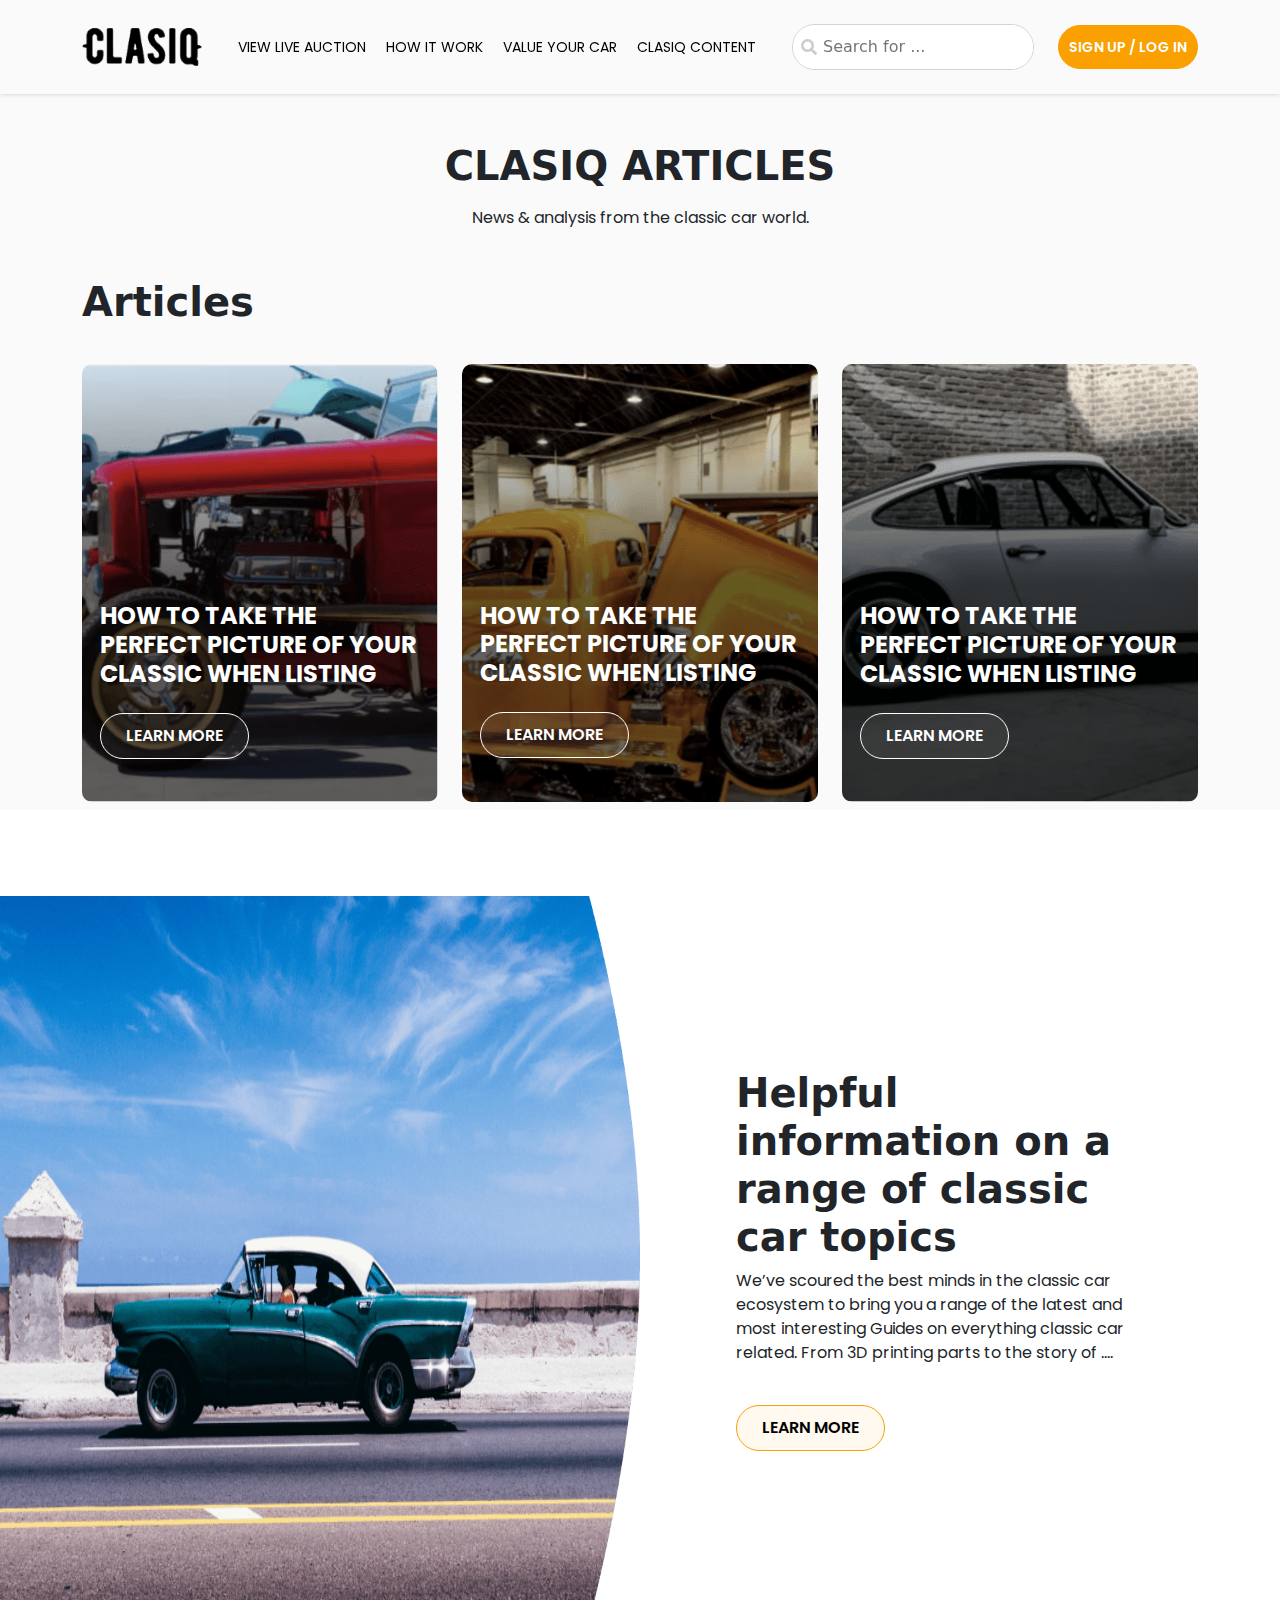
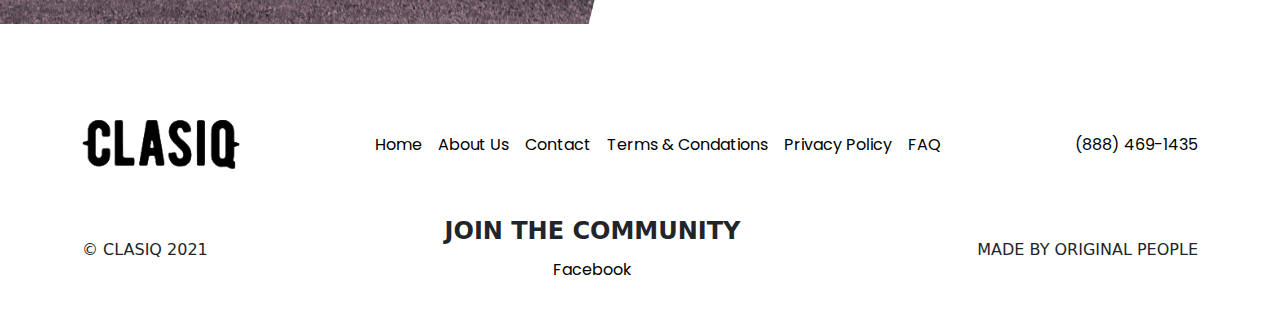
<file: articles.html>
<!DOCTYPE html>
<html lang="en">
<head>
    <meta charset="UTF-8">
    <meta http-equiv="X-UA-Compatible" content="IE=edge">
    <meta name="viewport" content="width=device-width, initial-scale=1.0">
    <title>Clasiq : Home Page</title>
    <link rel="icon" href="images/favicon.png" sizes="32x32" type="image/png">
    <!-- clasiq style sheets -->
    <link rel="stylesheet" href="css/all.min.css">
    <link rel="stylesheet" href="css/bootstrap.min.css">
    <link rel="stylesheet" href="css/slick-theme.css">
    <link rel="stylesheet" href="css/slick.css">
    <link rel="stylesheet" href="css/developer.css">
</head>
<body class="half-gray">
    <!-- header start -->
    <header class="header py-4 bg-gray">
        <div class="container position-relative">
            <div class="d-flex justify-content-between align-items-center">
                <div class="logo">
                    <a href="index.html"><img src="images/logo.png" alt="Clasiq" class="img-fluid logo-image"></a>
                </div>
                <div class="menu">
                    <span class="close-menu only-mobile"></span>
                    <ul class="menu-wrapper list-unstyled mb-0">
                        <li class="menu-item level-1 position-relative"><a href="javascript:void(0);" class="menu-link text-uppercase">View Live Auction</a>
                            <ul class="level-2 list-unstyled position-absolute">
                                <li class="d-block"><a href="live-auctions.html" class="menu-link text-uppercase">Live auctions</a></li>
                                <li class="d-block"><a href="completed-auctions.html" class="menu-link text-uppercase">Completed auctions</a></li>
                            </ul>
                        </li>
                        <li class="menu-item position-relative"><a href="javascript:void(0);" class="menu-link text-uppercase">How it work</a></li>
                        <li class="menu-item position-relative"><a href="javascript:void(0);" class="menu-link text-uppercase">Value your car</a></li>
                        <li class="menu-item position-relative"><a href="clasiq-content.html" class="menu-link text-uppercase">Clasiq content</a></li>
                        <li class="menu-item position-relative only-mobile"><a href="javascript:void(0);" class="menu-link text-uppercase open-popup-modal" data-target="login_popup">Login</a></li>
                        <li class="menu-item position-relative only-mobile"><a href="javascript:void(0);" class="menu-link text-uppercase open-popup-modal" data-target="signup_popup">Sign Up</a></li>
                    </ul> 
                </div>
                
                <div class="d-flex align-items-center">
                    <div class="search-wrapper mr-4">
                        <div class="search position-relative form-control">
                            <i class="fas fa-search"></i>
                            <input type="text" class="header-search" placeholder="Search for ...">
                        </div>
                    </div>
                    <div class="login-signup">
                        <a href="javascript:void(0);" class="login-signup-btn text-uppercase"><span class="open-popup-modal" data-target="signup_popup">Sign up</span> / <span class="open-popup-modal" data-target="login_popup">Log in</span></a>
                    </div>
                    <div class="toggle-menu ml-4">
                        <i class="fas fa-bars"></i>
                    </div>
                </div>
            </div>
        </div>
    </header>
    <!-- header end -->
    <section class="articles-page">
        <div class="container">
            <div class="small-width-header text-center my-5">
                <h1 class="heading-1 mb-3">CLASIQ ARTICLES</h1>
                <p class="mt-0">News & analysis from the classic car world.</p>
            </div>
            <div class="d-flex justify-content-between section-header align-items-center flex-wrap">
                <h1 class="heading-1">Articles</h1> 
                
            </div>
            <div class="row">
                <div class="col-lg-4 mb-3">
                    <div class="clasiq-content-card">
                        <a href="javascript:void(0);" class="position-relative">
                            <img class="img-fluid" src="images/guide-1.png" alt="clasiq content" />
                            <div class="card-content">
                                <h4 class="heading-2 text-white text-uppercase">How To Take The Perfect Picture Of Your Classic When Listing</h4>
                                
                                <span  class="btn white-btn text-uppercase mt-3">learn more</span>
                            </div>
                        </a>
                    </div>
                </div>
                <div class="col-lg-4 mb-3">
                    <div class="clasiq-content-card">
                        <a href="javascript:void(0);" class="position-relative">
                            <img class="img-fluid" src="images/guide-2.png" alt="clasiq content" />
                            <div class="card-content">
                                <h4 class="heading-2 text-white text-uppercase">How To Take The Perfect Picture Of Your Classic When Listing</h4>
                                
                                <span  class="btn white-btn text-uppercase mt-3">learn more</span>
                            </div>
                        </a>
                    </div>
                </div>
                <div class="col-lg-4 mb-3">
                    <div class="clasiq-content-card">
                        <a href="javascript:void(0);" class="position-relative">
                            <img class="img-fluid" src="images/guide-3.png" alt="clasiq content" />
                            <div class="card-content">
                                <h4 class="heading-2 text-white text-uppercase">How To Take The Perfect Picture Of Your Classic When Listing</h4>
                                
                                <span  class="btn white-btn text-uppercase mt-3">learn more</span>
                            </div>
                        </a>
                    </div>
                </div>
            </div>
        </div>
    </section>


    <section class="banner-section my-5 left-banner article-banner py-5">
        <div class="container">
            <div class="row">
                <div class="col-lg-6 position-relative">
                    <img src="images/mob-article-banner.png" alt="banner-image" class="img-fluid mobile-image">
                   
                </div>
                <div class="col-lg-6 pl-5">
                    <div class="banner-text pl-5">
                        <h1 class="font-weight">Helpful information on a range of classic car topics</h1>
                        <p>We’ve scoured the best minds in the classic car ecosystem to bring you a range of the latest and most interesting Guides on everything classic car related. From 3D printing parts to the story of ….</p>
                        <a href="javascript:void(0);" class="btn theme-btn text-uppercase mt-4">learn more</a>
                    </div>
                </div>
            </div>
        </div>
    </section>
    <!-- footer start -->
    <footer class="footer">
        <div class="container">
            <div class="d-flex flex-wrap justify-content-between footer-upper py-5">
                <div class="logo align-self-center">
                    <a href="index.html">
                        <img src="images/logo.png" alt="clasiq" class="img-fluid"> 
                    </a>
                </div>
                <div class="footer-menu align-self-center">
                    <ul class="list-unstyled d-flex flex-wrap mb-0">
                        <li><a href="index.html" class="text-black p-2 hover-theme">Home</a></li>
                        <li><a href="javascript:void(0);" class="text-black p-2 hover-theme">About Us</a></li>
                        <li><a href="contact-us.html" class="text-black p-2 hover-theme">Contact</a></li>
                        <li><a href="javascript:void(0);" class="text-black p-2 hover-theme">Terms & Condations</a></li>
                        <li><a href="javascript:void(0);" class="text-black p-2 hover-theme">Privacy Policy</a></li>
                        <li><a href="faq.html" class="text-black p-2 hover-theme">FAQ</a></li>
                    </ul>
                </div>
                <div class="footer-contact align-self-center">
                    <a href="" class="text-black hover-theme">(888) 469-1435</a>
                </div>
            </div>
            <div class="footer-down d-flex flex-wrap justify-content-between mb-5">
                <div class="align-self-center">© CLASIQ 2021</div>
                <div class="align-self-center text-center">
                    <h4 class="heading-3 text-uppercase">Join the community</h4>
                    <a href="javascript:void(0);" class="text-black mt-1 hover-theme">Facebook</a>
                </div>
                <div class="align-self-center">MADE BY ORIGINAL PEOPLE </div>
            </div>
        </div>
    </footer>
    <!-- footer end -->
   <!-- login-modal -->
    <div class="popup-modal" id="login_popup">
        <span class="close-popup"></span>
        <div class="popup-content">
            <a href="javascript:void(0);" class="close-popup close-btn text-white"><i class="fas fa-times mr-2"></i> Close</a>
            <div class="row align-items-center">
                <div class="col-lg-5">
                    <div>
                        <h2 class="heading-1 text-uppercase text-white">
                            Create a new account
                        </h2>
                        <a href="javascript:void(0);" class="btn white-btn text-uppercase mt-3 open-popup-modal" data-target="signup_popup">Sign Up</a>
                    </div>
                </div>
                <div class="col-lg-7">
                    <div class="form-wrap bg-white">
                        <form action="">
                            <h4 class="heading-3 mb-5">Sign In</h4>
                            <div class="form-floating outline-lable mb-4">
                                <input type="email" class="form-control" id="floatingInput" placeholder="name@example.com">
                                <label for="floatingInput">Email address</label>
                            </div>
                            <div class="form-floating outline-lable mb-4">
                                <input type="password" class="form-control" id="floatingPassword" placeholder="Password">
                                <label for="floatingPassword">Password</label>
                            </div>
                            <div class="mb-4">
                                <a href="javascript:void(0);" class="text-black font-bold forgot-password hover-theme">Forgot our password?</a>
                            </div>
                            <a href="javascript:void(0);" class="btn theme-btn text-uppercase">Submit</a>
                            <span class="only-mobile mt-3 open-popup-modal" data-target="signup_popup">Create a new account. <span class="text-theme">SIGN UP</span></span>
                        </form>
                    </div>
                </div>
            </div>
        </div>
    </div>
    <!-- signup modal -->
    <div class="popup-modal" id="signup_popup">
        <span class="close-popup"></span>
        <div class="popup-content">
            <a href="javascript:void(0);" class="close-popup close-btn text-white"><i class="fas fa-times mr-2"></i> Close</a>
            <div class="row align-items-center">
                <div class="col-lg-5">
                    <div>
                        <h2 class="heading-1 text-uppercase text-white">
                            Already have an account?
                        </h2>
                        <a href="javascript:void(0);" class="btn white-btn text-uppercase mt-3 open-popup-modal" data-target="login_popup">Sign In</a>
                    </div>
                </div>
                <div class="col-lg-7">
                    <div class="form-wrap bg-white">
                        <form action="">
                            <h4 class="heading-3 mb-5">Sign Up</h4>
                            <div class="form-floating outline-lable mb-4">
                                <input type="email" class="form-control" id="floatingInput" placeholder="name@example.com">
                                <label for="floatingInput">Email address</label>
                            </div>
                            <div class="form-floating outline-lable mb-4">
                                <input type="text" class="form-control" id="floatingInput" placeholder="Username">
                                <label for="floatingInput">Username</label>
                            </div>
                            <div class="form-floating outline-lable mb-4">
                                <input type="password" class="form-control" id="floatingPassword" placeholder="Password">
                                <label for="floatingPassword">Password</label>
                            </div>
                            <div class="form-floating outline-lable mb-4">
                                <input type="password" class="form-control" id="floatingPassword" placeholder="Password">
                                <label for="floatingPassword">Confirm Password</label>
                            </div>
                            <div class="mb-4">
                                <div class="form-check">
                                    <input class="form-check-input" type="checkbox" value="" id="Policy">
                                    <label class="form-check-label" for="Policy">
                                        I accept the Terms & Conditions and Privacy Policy.
                                    </label>
                                  </div>
                                  <div class="form-check">
                                    <input class="form-check-input" type="checkbox" value="" id="Subscribe">
                                    <label class="form-check-label" for="Subscribe">
                                        Subscribe to the Clasiq weekly email
                                    </label>
                                  </div>
                            </div>
                            <a href="javascript:void(0);" class="btn theme-btn text-uppercase">Sign Up</a>
                            <span class="only-mobile mt-3 open-popup-modal" data-target="login_popup">Already have a account? <span class="text-theme">SIGN IN</span></span>
                        </form>
                    </div>
                </div>
            </div>
        </div>
    </div>
    <!-- clasiq scripts -->
    <script src="js/jquery-3.5.min.js"></script>
    <script src="js/bootstrap.bundle.min.js"></script>
    <script src="js/developer.js"></script>
</body>
</html>
</file>
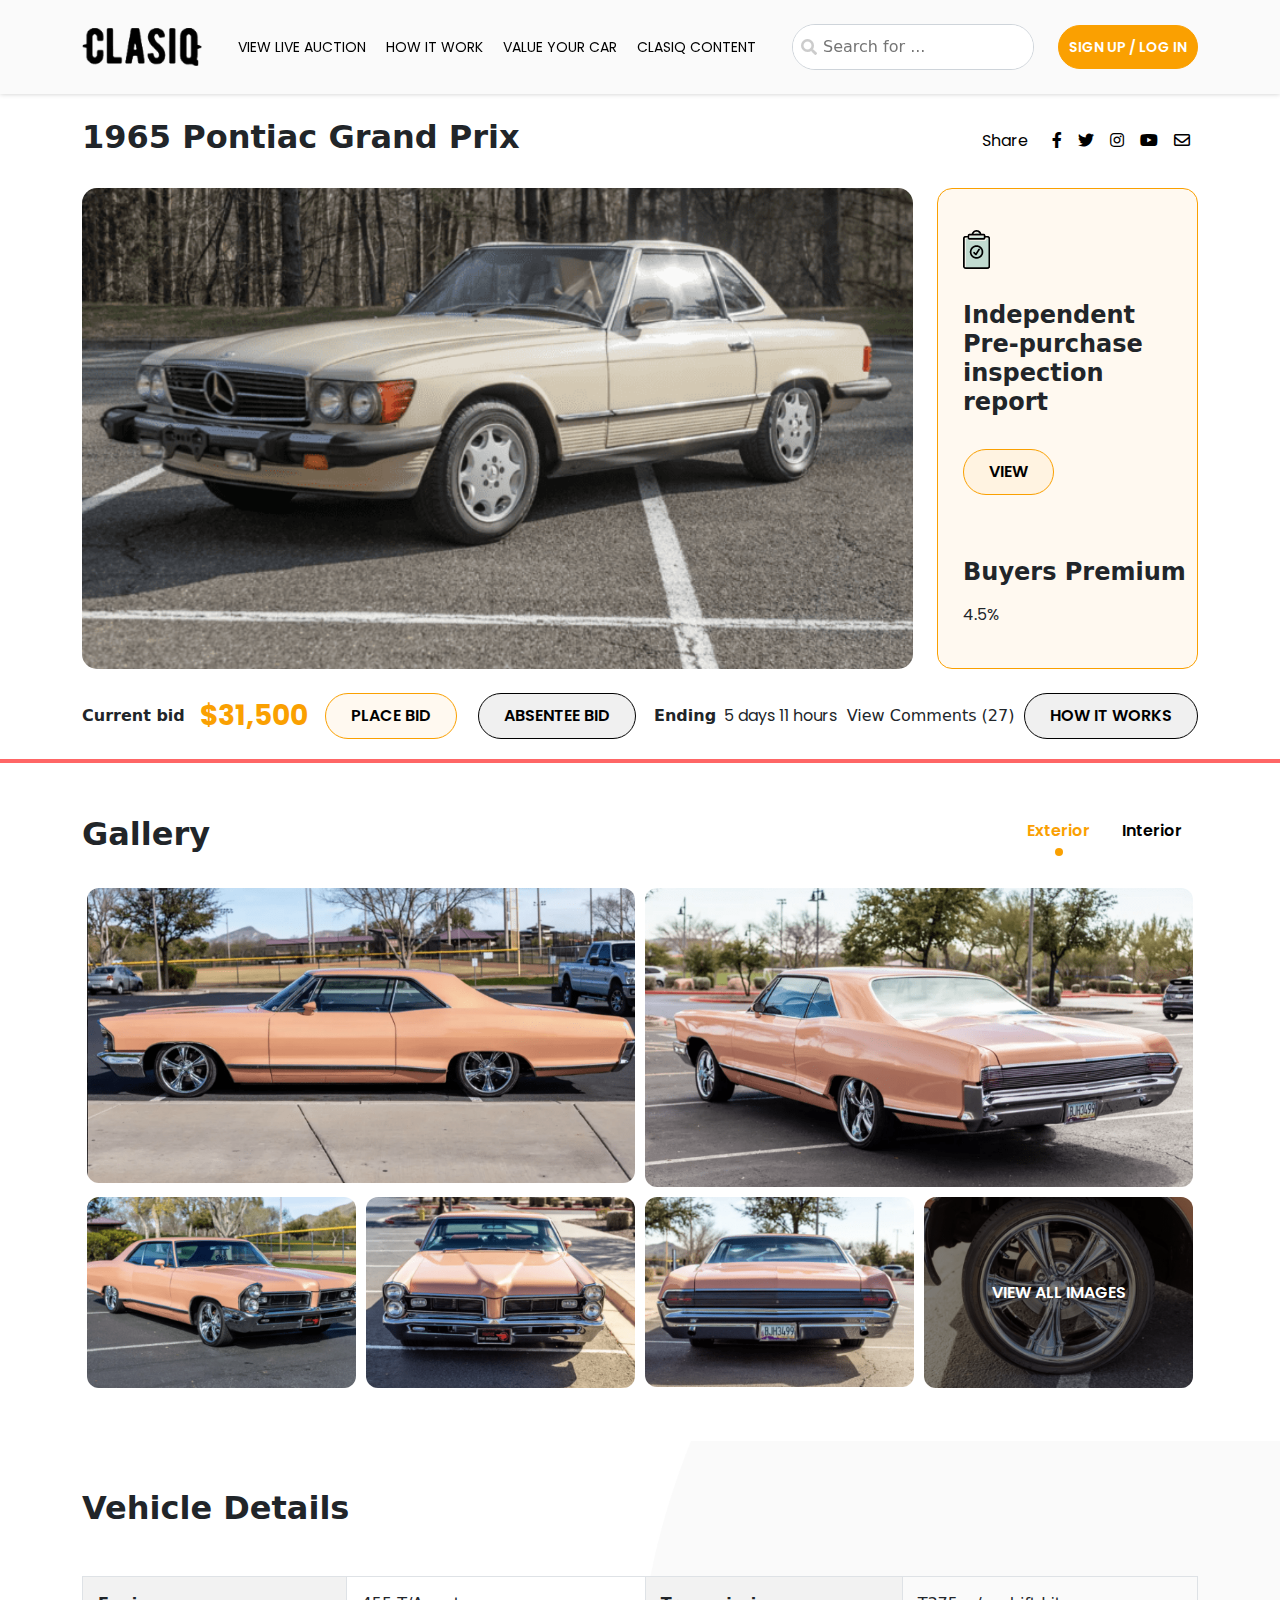
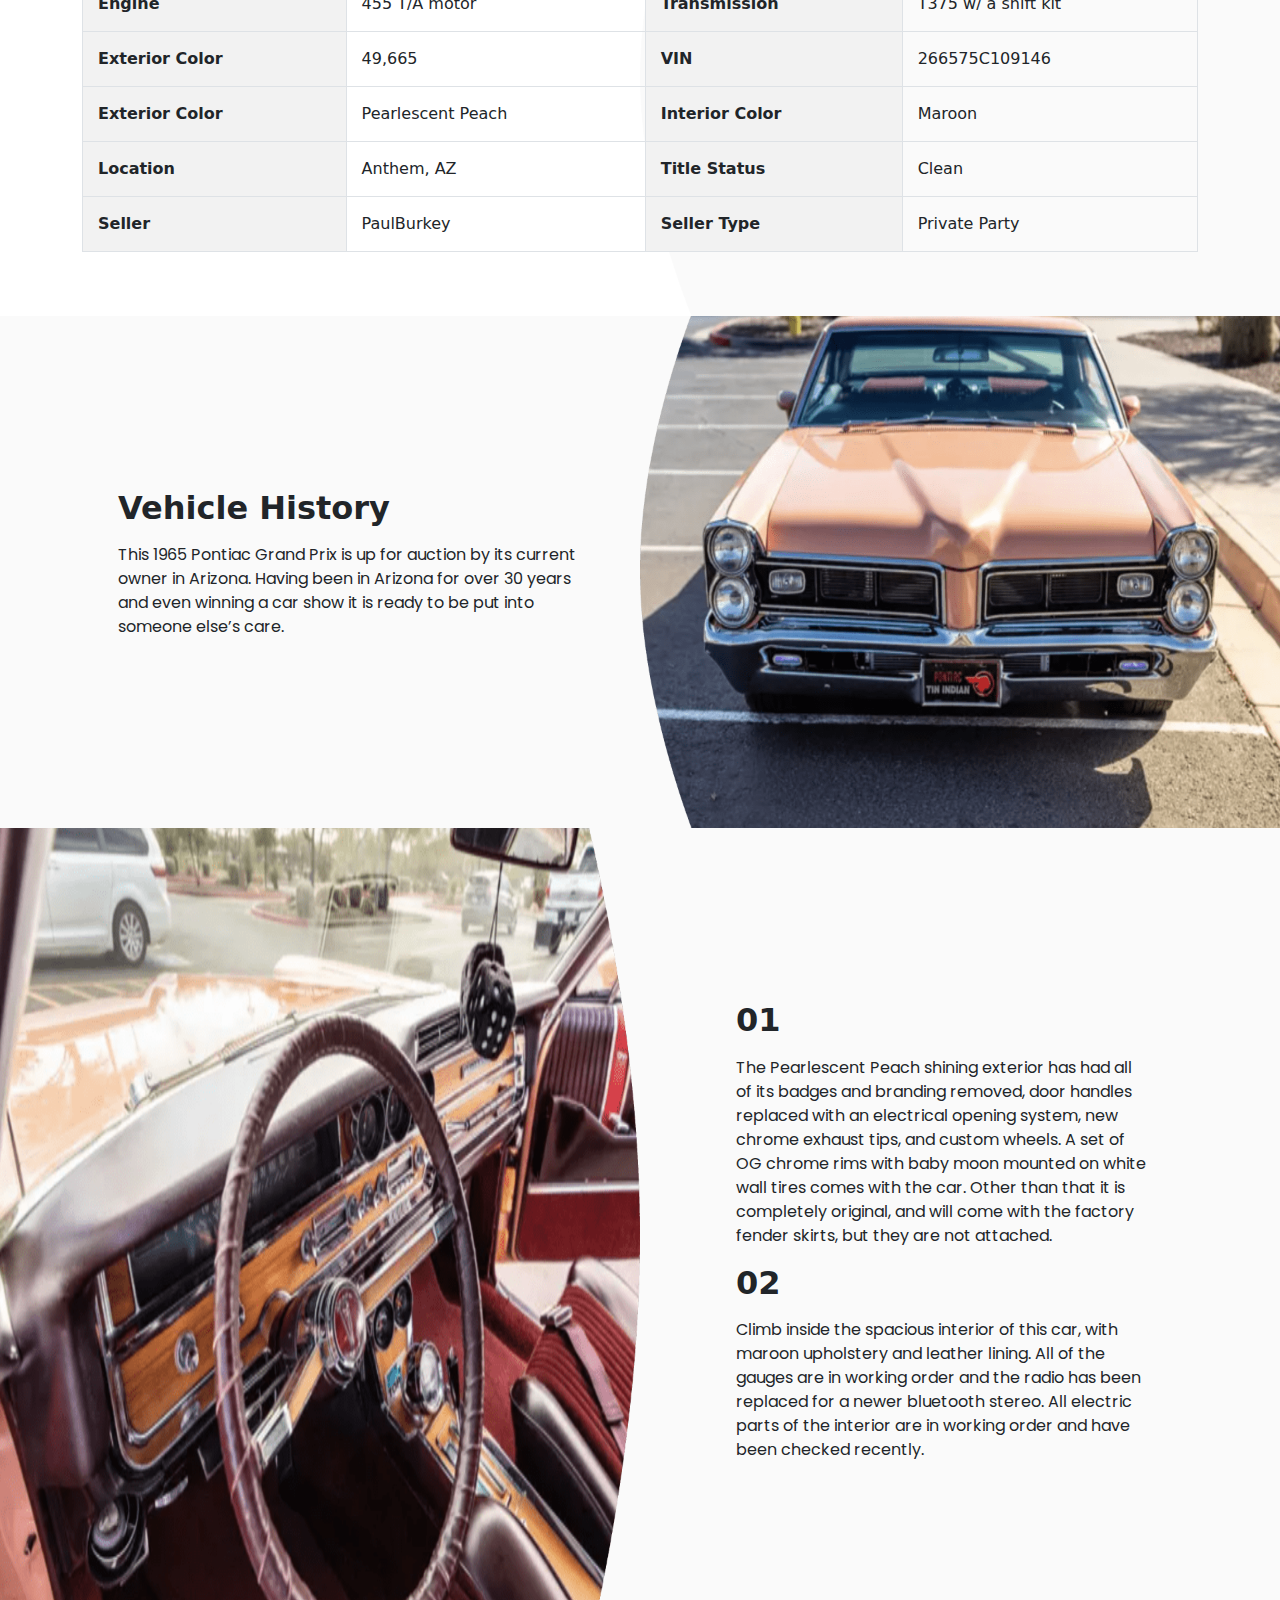
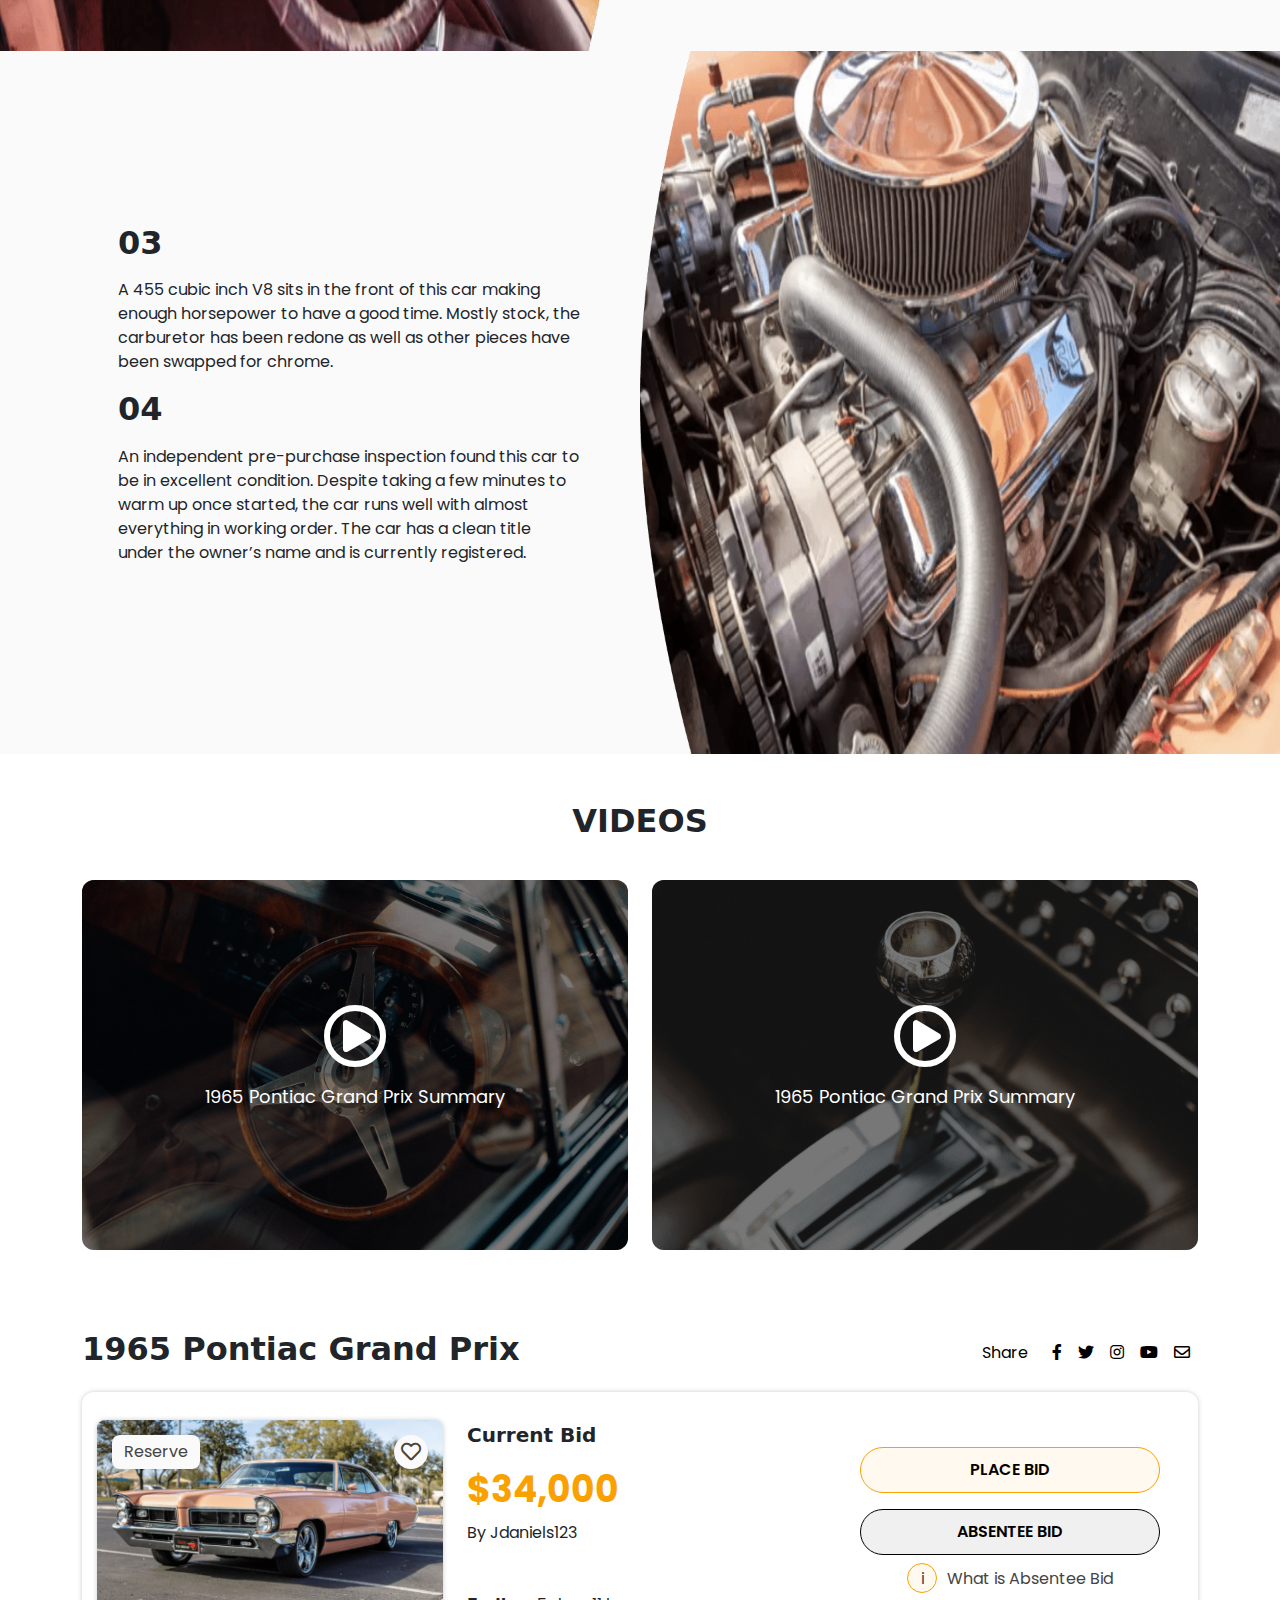
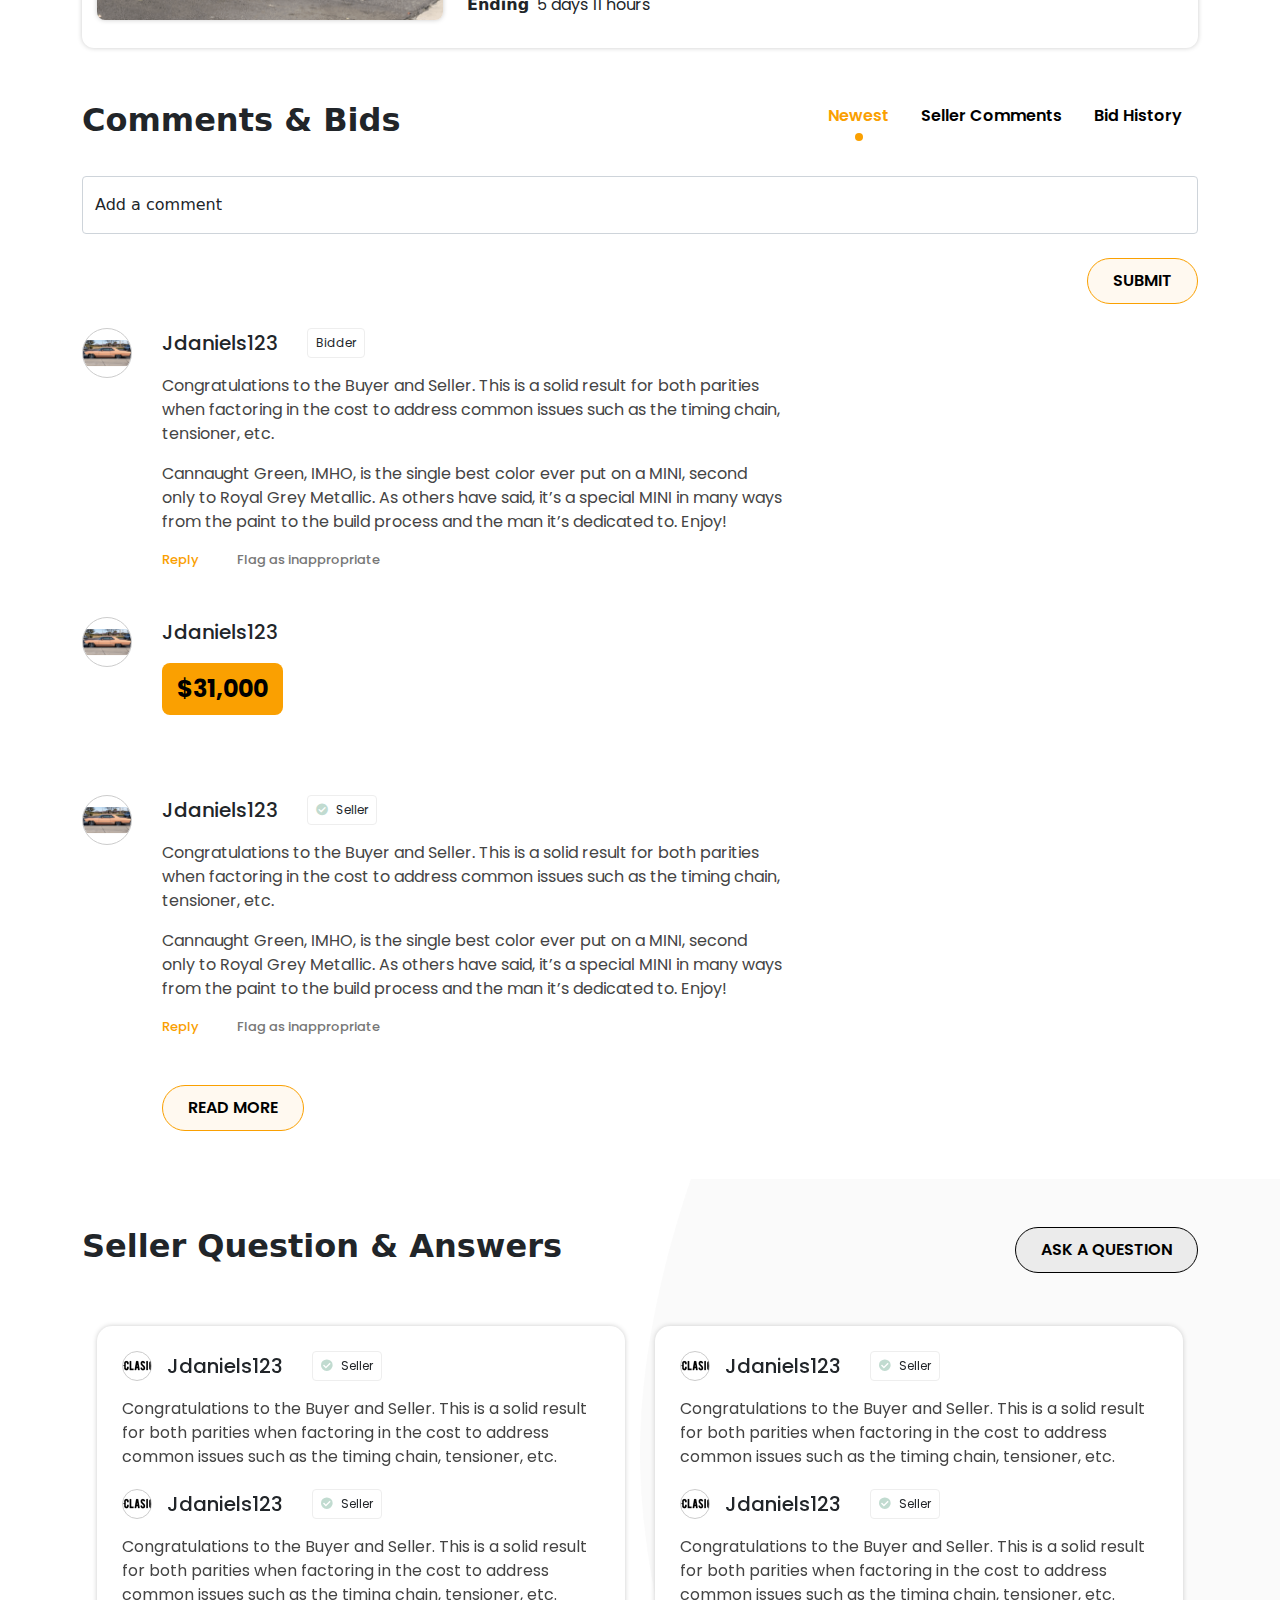
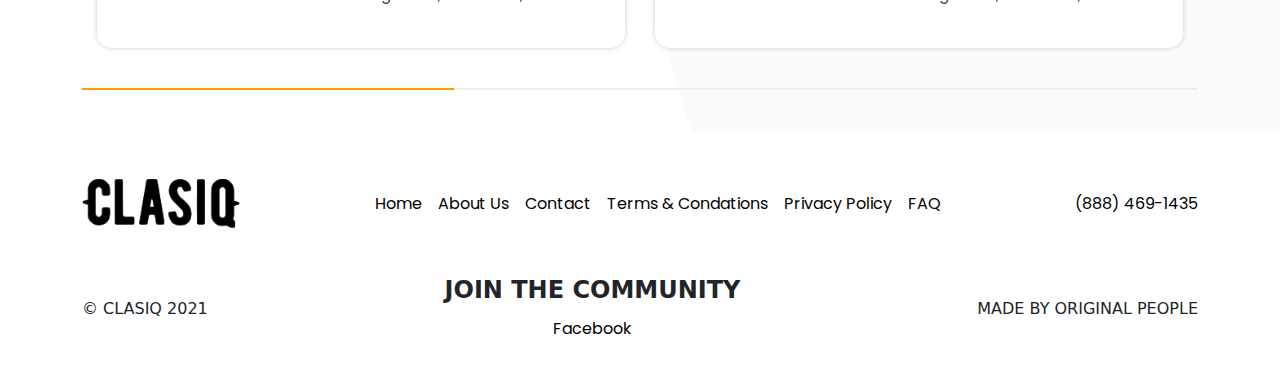
<file: auction-detail.html>
<!DOCTYPE html>
<html lang="en">
<head>
    <meta charset="UTF-8">
    <meta http-equiv="X-UA-Compatible" content="IE=edge">
    <meta name="viewport" content="width=device-width, initial-scale=1.0">
    <title>Clasiq : Auction Detail Page</title>
    <link rel="icon" href="images/favicon.png" sizes="32x32" type="image/png">
    <!-- clasiq style sheets -->
    <link rel="stylesheet" href="css/all.min.css">
    <link rel="stylesheet" href="css/bootstrap.min.css">
    <link rel="stylesheet" href="css/slick-theme.css">
    <link rel="stylesheet" href="css/slick.css">
    <link rel="stylesheet" href="css/developer.css">
</head>
<body>
    <!-- header start -->
    <header class="header py-4 bg-gray">
        <div class="container position-relative">
            <div class="d-flex justify-content-between align-items-center">
                <div class="logo">
                    <a href="index.html"><img src="images/logo.png" alt="Clasiq" class="img-fluid logo-image"></a>
                </div>
                <div class="menu">
                    <span class="close-menu only-mobile"></span>
                    <ul class="menu-wrapper list-unstyled mb-0">
                        <li class="menu-item level-1 position-relative"><a href="javascript:void(0);" class="menu-link text-uppercase">View Live Auction</a>
                            <ul class="level-2 list-unstyled position-absolute">
                                <li class="d-block"><a href="live-auctions.html" class="menu-link text-uppercase">Live auctions</a></li>
                                <li class="d-block"><a href="completed-auctions.html" class="menu-link text-uppercase">Completed auctions</a></li>
                            </ul>
                        </li>
                        <li class="menu-item position-relative"><a href="javascript:void(0);" class="menu-link text-uppercase">How it work</a></li>
                        <li class="menu-item position-relative"><a href="javascript:void(0);" class="menu-link text-uppercase">Value your car</a></li>
                        <li class="menu-item position-relative"><a href="clasiq-content.html" class="menu-link text-uppercase">Clasiq content</a></li>
                        <li class="menu-item position-relative only-mobile"><a href="javascript:void(0);" class="menu-link text-uppercase open-popup-modal" data-target="login_popup">Login</a></li>
                        <li class="menu-item position-relative only-mobile"><a href="javascript:void(0);" class="menu-link text-uppercase open-popup-modal" data-target="signup_popup">Sign Up</a></li>
                    </ul> 
                </div>
                
                <div class="d-flex align-items-center">
                    <div class="search-wrapper mr-4">
                        <div class="search position-relative form-control">
                            <i class="fas fa-search"></i>
                            <input type="text" class="header-search" placeholder="Search for ...">
                        </div>
                    </div>
                    <div class="login-signup">
                        <a href="javascript:void(0);" class="login-signup-btn text-uppercase"><span class="open-popup-modal" data-target="signup_popup">Sign up</span> / <span class="open-popup-modal" data-target="login_popup">Log in</span></a>
                    </div>
                    <div class="toggle-menu ml-4">
                        <i class="fas fa-bars"></i>
                    </div>
                </div>
            </div>
        </div>
    </header>
    <!-- header end -->
    <!-- auction car section start  -->
    <section class="auction-car-section">
        <div class="container">
            <div class="auction-car-header py-4">
                <div class="d-flex justify-content-between flex-wrap align-items-center">
                    <h2 class="heading-1">1965 Pontiac Grand Prix</h2>
                    <div class="social-share">
                        <div class="d-flex align-items-center">
                            <span class="text-black mr-3">Share</span>
                            <ul class="list-unstyled mb-0 d-flex">
                                <li><a href="javascript:void(0);" class="text-black hover-theme p-2"><i class="fab fa-facebook-f"></i></a></li>
                                <li><a href="javascript:void(0);" class="text-black hover-theme p-2"><i class="fab fa-twitter"></i></a></li>
                                <li><a href="javascript:void(0);" class="text-black hover-theme p-2"><i class="fab fa-instagram"></i></a></li>
                                <li><a href="javascript:void(0);" class="text-black hover-theme p-2 "><i class="fab fa-youtube"></i></a></li>
                                <li><a href="javascript:void(0);" class="text-black hover-theme p-2"><i class="far fa-envelope"></i></a></li>
                            </ul>
                        </div>
                    </div>
                </div>
            </div>
            <div class="auction-car-image">
                <div class="row">
                    <div class="col-lg-9">
                        <div class="auction-car-images">
                            <img src="images/auction-car-2.png" alt="auction-car" class="img-fluid w-100">
                        </div>
                    </div>
                    <div class="col-lg-3">
                        <div class="theme-color-box report-card position-relative">
                            <div class="report-card-upper">
                                <img class="report-icon my-3" src="images/c-icon-report.png" alt="report">
                                <h4 class="heading-3 my-3">Independent Pre-purchase inspection report</h4>
                                <a href="javascript:void(0);" class=" mt-3 btn theme-btn text-uppercase text-center">View</a>
                            </div>
                            <div class="report-card-lowwer">
                                <h4 class="heading-3 my-3">Buyers Premium</h4>
                                <p>4.5%</p>
                            </div>
                        </div>
                    </div>
                </div>
            </div>
        </div>   
    </section>
    <div class="auction-car-bid-details py-4">

            <span class="time-slider" id="time_slider"></span>
            <div class="container">
                <div class="bid-details-wrap d-flex flex-wrap align-items-center">
                    <div class="current-bid"><strong>Current bid</strong> <span class="bid-amount text-theme">$31,500</span></div>
                    <div class="bid-options">
                        <a href="javascript:void(0);" class="btn theme-btn text-uppercase mx-2 place-bid open-popup-modal" data-target="bid_popup">Place Bid</a>
                        <a href="javascript:void(0);" class="btn black-btn text-uppercase mx-2 absentee-bid open-popup-modal" data-target="bid_popup">absentee Bid</a>
                    </div>
                    <div class="bid-time-left"><strong>Ending</strong><span class="ml-2">5 days 11 hours</span></div>
                    <div class="view-comments">View Comments (27)</div>
                    <div class="how-work-btn"><a href="javascript:void(0);" class="btn black-btn text-uppercase">How It works</a></div>
                </div>
            </div>

    </div>
    <!-- auction car section end  -->
    <!-- gallery start -->
    <section class="auction-car-gallery my-5">
        <div class="container">
            <div class="d-flex justify-content-between section-header align-items-center flex-wrap">
                <h2 class="heading-1">Gallery</h2> 
                <ul class="nav nav-pills mb-3" id="pills-tab" role="tablist">
                    <li class="nav-item" role="presentation">
                      <button class="nav-link active" id="exterior" data-bs-toggle="pill" data-bs-target="#exterior_content" type="button" role="tab" aria-controls="exterior" aria-selected="true">Exterior</button>
                    </li>
                    <li class="nav-item" role="presentation">
                      <button class="nav-link" id="interior" data-bs-toggle="pill" data-bs-target="#interior_content" type="button" role="tab" aria-controls="interior" aria-selected="false">Interior</button>
                    </li>
                </ul>
            </div>
            <div class="tab-content mt-3" id="pills-tabContent">
                <div class="tab-pane fade show active" id="exterior_content" role="tabpanel" aria-labelledby="exterior_content">
                    <div class="gallery"  uk-grid uk-lightbox="animation: slide">
                        <div class="gallery-img-wrap">
                            <div class="gallery-img position-relative">
                                <a class=" uk-inline" href="images/car-1.png" data-caption="Caption 1">
                                    <img class="img-fluid" src="images/car-1.png" alt="car">
                                </a>
                            </div>
                        </div>
                        <div class="gallery-img-wrap">
                            <div class="gallery-img position-relative">
                                <a class=" uk-inline" href="images/car-2.png" data-caption="Caption 2">
                                    <img class="img-fluid" src="images/car-2.png" alt="car">
                                </a>
                            </div>
                        </div>
                        <div class="gallery-img-wrap">
                            <div class="gallery-img position-relative">
                                <a class=" uk-inline" href="images/car-3.png" data-caption="Caption 3">
                                    <img class="img-fluid" src="images/car-3.png" alt="car">
                                </a>
                            </div>
                        </div>
                        <div class="gallery-img-wrap">
                            <div class="gallery-img position-relative">
                                <a class=" uk-inline" href="images/car-4.png" data-caption="Caption 4">
                                    <img class="img-fluid" src="images/car-4.png" alt="car">
                                </a>
                            </div>
                        </div>
                        <div class="gallery-img-wrap">
                            <div class="gallery-img position-relative">
                                <a class=" uk-inline" href="images/car-5.png" data-caption="Caption 5">
                                    <img class="img-fluid" src="images/car-5.png" alt="car">
                                </a>
                            </div>
                        </div>
                        <div class="gallery-img-wrap">
                            <div class="gallery-img position-relative">
                                <a href="images/car-6.png"  data-caption="Caption 6">
                                    <img class="img-fluid" src="images/car-6.png" alt="car">
                                </a>
                                <span class="overlay overlay-text view-all-gallery"><span class="">view all images</span></span>
                            </div>
                        </div>
                        <div class="gallery-img-wrap d-none">
                            <div class="gallery-img position-relative">
                                <a class=" uk-inline" href="images/auction-car-1.png" data-caption="Caption 7">
                                    <img class="img-fluid" src="images/car-5.png" alt="car">
                                </a>
                            </div>
                        </div>
                        <div class="gallery-img-wrap d-none">
                            <div class="gallery-img position-relative">
                                <a class=" uk-inline" href="images/car-5.png" data-caption="Caption 8">
                                    <img class="img-fluid" src="images/car-5.png" alt="car">
                                </a>
                            </div>
                        </div>
                        <div class="gallery-img-wrap d-none">
                            <div class="gallery-img position-relative">
                                <a class=" uk-inline" href="images/car-5.png" data-caption="Caption 9">
                                    <img class="img-fluid" src="images/car-5.png" alt="car">
                                </a>
                            </div>
                        </div>
                        <div class="gallery-img-wrap d-none">
                            <div class="gallery-img position-relative">
                                <a class=" uk-inline" href="images/car-5.png" data-caption="Caption 10">
                                    <img class="img-fluid" src="images/car-5.png" alt="car">
                                </a>
                                <span class="overlay overlay-text hide-all-gallery"><span class="">Hide images</span></span>
                            </div>
                        </div>
                    </div>
                </div>
                <div class="tab-pane fade show" id="interior_content" role="tabpanel" aria-labelledby="interior_content">
                    <div class="gallery"  uk-grid uk-lightbox="animation: slide">
                        <div class="gallery-img-wrap">
                            <div class="gallery-img position-relative">
                                <a class=" uk-inline" href="images/car-1.png" data-caption="Caption 1">
                                    <img class="img-fluid" src="images/car-1.png" alt="car">
                                </a>
                            </div>
                        </div>
                        <div class="gallery-img-wrap">
                            <div class="gallery-img position-relative">
                                <a class=" uk-inline" href="images/car-2.png" data-caption="Caption 2">
                                    <img class="img-fluid" src="images/car-2.png" alt="car">
                                </a>
                            </div>
                        </div>
                        <div class="gallery-img-wrap">
                            <div class="gallery-img position-relative">
                                <a class=" uk-inline" href="images/car-3.png" data-caption="Caption 3">
                                    <img class="img-fluid" src="images/car-3.png" alt="car">
                                </a>
                            </div>
                        </div>
                        <div class="gallery-img-wrap">
                            <div class="gallery-img position-relative">
                                <a class=" uk-inline" href="images/car-4.png" data-caption="Caption 4">
                                    <img class="img-fluid" src="images/car-4.png" alt="car">
                                </a>
                            </div>
                        </div>
                        <div class="gallery-img-wrap">
                            <div class="gallery-img position-relative">
                                <a class=" uk-inline" href="images/car-5.png" data-caption="Caption 5">
                                    <img class="img-fluid" src="images/car-5.png" alt="car">
                                </a>
                            </div>
                        </div>
                        <div class="gallery-img-wrap">
                            <div class="gallery-img position-relative">
                                <a href="images/car-6.png"  data-caption="Caption 6">
                                    <img class="img-fluid" src="images/car-6.png" alt="car">
                                </a>
                                <span class="overlay overlay-text view-all-gallery"><span class="">view all images</span></span>
                            </div>
                        </div>
                        <div class="gallery-img-wrap d-none">
                            <div class="gallery-img position-relative">
                                <a class=" uk-inline" href="images/auction-car-1.png" data-caption="Caption 7">
                                    <img class="img-fluid" src="images/car-5.png" alt="car">
                                </a>
                            </div>
                        </div>
                        <div class="gallery-img-wrap d-none">
                            <div class="gallery-img position-relative">
                                <a class=" uk-inline" href="images/car-5.png" data-caption="Caption 8">
                                    <img class="img-fluid" src="images/car-5.png" alt="car">
                                </a>
                            </div>
                        </div>
                        <div class="gallery-img-wrap d-none">
                            <div class="gallery-img position-relative">
                                <a class=" uk-inline" href="images/car-5.png" data-caption="Caption 9">
                                    <img class="img-fluid" src="images/car-5.png" alt="car">
                                </a>
                            </div>
                        </div>
                        <div class="gallery-img-wrap d-none">
                            <div class="gallery-img position-relative">
                                <a class=" uk-inline" href="images/car-5.png" data-caption="Caption 10">
                                    <img class="img-fluid" src="images/car-5.png" alt="car">
                                </a>
                                <span class="overlay overlay-text hide-all-gallery"><span class="">Hide images</span></span>
                            </div>
                        </div>
                    </div>
                </div>
            </div>
        </div>
    </section>
    <!-- gallery end -->
    <!-- Vehicle Details start -->
    <section class="vehicle-details-section py-5 banner-section right-banner banner-bg-right-gray">
        <div class="container">
            <h2 class="heading-1">Vehicle Details</h2>
            <div class="vehicle-details mt-5">
                <table class="table table-bordered">
                    <tr>
                        <td class="font-bold bg-gray">Engine</td>
                        <td>455 T/A motor</td>
                        <td class="font-bold bg-gray">Transmission</td>
                        <td>T375 w/ a shift kit</td>
                    </tr>
                    <tr>
                        <td class="font-bold bg-gray">Exterior Color</td>
                        <td>49,665</td>
                        <td class="font-bold bg-gray">VIN</td>
                        <td>266575C109146</td>
                    </tr>
                    <tr>
                        <td class="font-bold bg-gray">Exterior Color</td>
                        <td>Pearlescent Peach</td>
                        <td class="font-bold bg-gray">Interior Color</td>
                        <td>Maroon</td>
                    </tr>
                    <tr>
                        <td class="font-bold bg-gray">Location</td>
                        <td>Anthem, AZ</td>
                        <td class="font-bold bg-gray">Title Status</td>
                        <td>Clean</td>
                    </tr>
                    <tr>
                        <td class="font-bold bg-gray">Seller</td>
                        <td>PaulBurkey</td>
                        <td class="font-bold bg-gray">Seller Type</td>
                        <td>Private Party</td>
                    </tr>
                </table>
            </div>
        </div>
    </section>
    <!-- Vehicle Details end -->
    <!-- vehicle history start -->
    <section class="vehicle-history-section bg-gray">
        <div class="py-5 banner-section right-banner" style="background-image: url(images/history-1.png);">
            <div class="container">
                <div class="row">
                    <div class="col-lg-6 pl-5 ninja-order-2">
                        <div class="banner-text pr-5 py-200">
                            <h2 class="heading-1 mb-3">Vehicle History</h2>
                            <p>This 1965 Pontiac Grand Prix is up for auction by its current owner in Arizona. Having been in Arizona for over 30 years and even winning a car show it is ready to be put into someone else’s care. </p>
                        </div>
                    </div>
                    <div class="col-lg-6 position-relative ninja-order-1">
                        <img src="images/mob-history-1.png" alt="banner-image" class="img-fluid mobile-image">
                    </div>
                </div>
            </div>
        </div>
        <div class="py-5 banner-section left-banner" style="background-image: url(images/history-2.png);">
            <div class="container">
                <div class="row">
                    <div class="col-lg-6 position-relative">
                        <img src="images/mob-history-2.png" alt="banner-image" class="img-fluid mobile-image">
                    </div>
                    <div class="col-lg-6 pl-5">
                        <div class="banner-text pl-5 py-100">
                            <h2 class="heading-1 mb-3">01</h2>
                            <p>The Pearlescent Peach shining exterior has had all of its badges and branding removed, door handles replaced with an electrical opening system, new chrome exhaust tips, and custom wheels. A set of OG chrome rims with baby moon mounted on white wall tires comes with the car. Other than that it is completely original, and will come with the factory fender skirts, but they are not attached. </p>
                            <h2 class="heading-1 mb-3">02</h2>
                            <p>Climb inside the spacious interior of this car, with maroon upholstery and leather lining. All of the gauges are in working order and the radio has been replaced for a newer bluetooth stereo. All electric parts of the interior are in working order and have been checked recently. </p>
                        </div>
                    </div>
                </div>
            </div>
        </div>
        <div class="py-5 banner-section right-banner" style="background-image: url(images/history-3.png);">
            <div class="container">
                <div class="row">
                    
                    <div class="col-lg-6 pl-5 ninja-order-2">
                        <div class="banner-text pr-5 py-100">
                            <h2 class="heading-1 mb-3">03</h2>
                            <p>A 455 cubic inch V8 sits in the front of this car making enough horsepower to have a good time. Mostly stock, the carburetor has been redone as well as other pieces have been swapped for chrome. </p>
                            <h2 class="heading-1 mb-3">04</h2>
                            <p>An independent pre-purchase inspection found this car to be in excellent condition. Despite taking a few minutes to warm up once started, the car runs well with almost everything in working order. The car has a clean title under the owner’s name and is currently registered. </p>
                        </div>
                    </div>
                    <div class="col-lg-6 position-relative ninja-order-1">
                        <img src="images/mob-history-3.png" alt="banner-image" class="img-fluid mobile-image">
                    </div>
                </div>
            </div>
        </div>
    </section>
    <!-- vehicle history end -->
    <!-- videos start -->
    <section class="videos-section my-5">
        <div class="container">
            <div class="row">
                <div class="col-12 text-center mb-3">
                    <h2 class="heading-1">VIDEOS</h2>
                </div>
                <div class="col-lg-6 my-3">
                    <div class="video-card position-relative">
                        <a href="javascript:void(0);">
                            <img src="images/video-1.png" alt="videos" class="img-fluid w-100">
                            <span class="overlay text-overlay text-center text-white">
                                <span class="video-text">
                                    <i class="far fa-play-circle"></i>
                                    <p>1965 Pontiac Grand Prix Summary</p>
                                </span>
                            </span>
                        </a>
                    </div>
                </div>
                <div class="col-lg-6 my-3">
                    <div class="video-card position-relative">
                        <a href="javascript:void(0);">
                            <img src="images/video-2.png" alt="videos" class="img-fluid w-100">
                            <span class="overlay text-overlay text-center text-white">
                                <span class="video-text">
                                    <i class="far fa-play-circle"></i>
                                    <p>1965 Pontiac Grand Prix Summary</p>
                                </span>
                            </span>
                        </a>
                    </div>
                </div>
            </div>
        </div>
    </section>
    <!-- videos end -->
    <!-- bid summary start-->
    <section class="bid-summary">
        <div class="container">
            <div class="auction-car-header py-3">
                <div class="d-flex justify-content-between flex-wrap align-items-center">
                    <h2 class="heading-1">1965 Pontiac Grand Prix</h2>
                    <div class="social-share">
                        <div class="d-flex align-items-center">
                            <span class="text-black mr-3">Share</span>
                            <ul class="list-unstyled mb-0 d-flex">
                                <li><a href="javascript:void(0);" class="text-black hover-theme p-2"><i class="fab fa-facebook-f"></i></a></li>
                                <li><a href="javascript:void(0);" class="text-black hover-theme p-2"><i class="fab fa-twitter"></i></a></li>
                                <li><a href="javascript:void(0);" class="text-black hover-theme p-2"><i class="fab fa-instagram"></i></a></li>
                                <li><a href="javascript:void(0);" class="text-black hover-theme p-2 "><i class="fab fa-youtube"></i></a></li>
                                <li><a href="javascript:void(0);" class="text-black hover-theme p-2"><i class="far fa-envelope"></i></a></li>
                            </ul>
                        </div>
                    </div>
                </div>
            </div>
            <div class="bid-summary-box">
                <div class="row align-items-center">
                    <div class="col-lg-4">
                        <div class="bid-car car-card hover-none">
                            <div class="car-image-wrap position-relative">
                                <img class="img-fluid car-img" src="images/auction-car-1.png" alt="car image">
                                <span class="reserve-option position-absolute">Reserve</span>
                                <span class="wishlist-option position-absolute"><i class="far fa-heart"></i></span>
                            </div>
                        </div>
                    </div>
                    <div class="col-lg-4">
                        <div class="current-bid my-3">
                            <div>
                                <h5 class="heading-3">Current Bid</h6>
                                <p class="current-bid-amount font-bold text-theme mt-3 mb-1">$34,000</p>
                                <p class="current-bidder">By Jdaniels123</p>
                            </div>
                            <div class="bid-time-left mt-5"><strong>Ending</strong><span class="ml-2">5 days 11 hours</span></div>
                        </div>
                    </div>
                    <div class="col-lg-4">
                        <div class="bid-options">
                            <div class="my-3 text-center">
                                <a href="javascript:void(0);" class="btn theme-btn text-uppercase mx-2 open-popup-modal" data-target="bid_popup">Place Bid</a>
                            </div>
                            <div class="my-3 text-center">
                                <a href="javascript:void(0);" class="btn black-btn text-uppercase mx-2 open-popup-modal" data-target="bid_popup">absentee Bid</a>
                                <p class="mt-2 what-absentee open-popup-modal" data-target="absentee_popup"><span>i</span>What is Absentee Bid</p>
                            </div>
                        </div>
                    </div>
                </div>
            </div>
        </div>
    </section>
    <!-- bid summary end -->
    <!-- comments start -->
    <section class="comments-section my-5">
        <div class="container">
            <div class="d-flex justify-content-between section-header align-items-center flex-wrap">
                <h2 class="heading-1">Comments & Bids</h2> 
                <ul class="nav nav-pills mb-3" id="pills-tab" role="tablist">
                    <li class="nav-item" role="presentation">
                      <button class="nav-link active" id="new_comment" data-bs-toggle="pill" data-bs-target="#new_comment_content" type="button" role="tab" aria-controls="new_comment" aria-selected="true">Newest</button>
                    </li>
                    <li class="nav-item" role="presentation">
                      <button class="nav-link" id="seller_comment" data-bs-toggle="pill" data-bs-target="#seller_comment_content" type="button" role="tab" aria-controls="seller_comment" aria-selected="false">Seller Comments</button>
                    </li>
                    <li class="nav-item" role="presentation">
                        <button class="nav-link" id="bid_history" data-bs-toggle="pill" data-bs-target="#bid_history_content" type="button" role="tab" aria-controls="bid_history" aria-selected="false">Bid History</button>
                      </li>
                </ul>
            </div>
            <div class="mt-4">
                <form action="">
                    <div class="form-floating outline-lable mb-4">
                        <input type="text" class="form-control" id="floatingInput" placeholder="add a comment">
                        <label for="floatingInput">Add a comment</label>
                    </div>
                    <div class="text-end mt-3">
                        <a href="javascript:void(0);" class="btn theme-btn text-uppercase">Submit</a>
                    </div>
                </form>
            </div>
            <div class="tab-content mt-4" id="pills-tabContent">
                <div class="tab-pane fade show active" id="new_comment_content" role="tabpanel" aria-labelledby="new_comment_content">
                    <div class="comment-wrapper-block">
                        <div class="comment mb-5">
                            <div class="comment-block-left">
                                <div class="comment-user-img">
                                    <img src="images/car-1.png" alt="user" class="img-fluid">
                                </div>
                            </div>
                            <div class="comment-block-right">
                                <div class="comment-header">
                                    <span class="user-name">Jdaniels123</span> <span class="user-type bidder ml-4">Bidder</span>
                                </div>
                                <div class="comment-body my-3">
                                    <p>
                                        Congratulations to the Buyer and Seller. This is a solid result for both parities when factoring in the cost to address common issues such as the timing chain, tensioner, etc.
                                    </p>
                                    <p>
                                        Cannaught Green, IMHO, is the single best color ever put on a MINI, second only to Royal Grey Metallic. As others have said, it’s a special MINI in many ways from the paint to the build process and the man it’s dedicated to. Enjoy!
                                    </p>
                                </div>
                                <div class="comment-footer">
                                    <div class="d-flex">
                                        <span class="reply-comment mr-2 text-theme open-popup-modal" data-target="reply_popup">Reply</span>
                                        <span class="text-gray">Flag as inappropriate</span>
                                    </div>
                                </div>
                            </div>
                        </div>
                        <div class="comment mb-5">
                            <div class="comment-block-left">
                                <div class="comment-user-img">
                                    <img src="images/car-1.png" alt="user" class="img-fluid">
                                </div>
                            </div>
                            <div class="comment-block-right">
                                <div class="comment-header">
                                    <span class="user-name">Jdaniels123</span>
                                </div>
                                <div class="comment-body my-3">
                                    <p class="bid-amount">$31,000</p>
                                </div>
                            </div>
                        </div>
                        <div class="comment mb-5">
                            <div class="comment-block-left">
                                <div class="comment-user-img">
                                    <img src="images/car-1.png" alt="user" class="img-fluid">
                                </div>
                            </div>
                            <div class="comment-block-right">
                                <div class="comment-header">
                                    <span class="user-name">Jdaniels123</span> <span class="user-type seller ml-4"> <i class="fas fa-check-circle mr-2"></i>Seller</span>
                                </div>
                                <div class="comment-body my-3">
                                    <p>
                                        Congratulations to the Buyer and Seller. This is a solid result for both parities when factoring in the cost to address common issues such as the timing chain, tensioner, etc.
                                    </p>
                                    <p>
                                        Cannaught Green, IMHO, is the single best color ever put on a MINI, second only to Royal Grey Metallic. As others have said, it’s a special MINI in many ways from the paint to the build process and the man it’s dedicated to. Enjoy!
                                    </p>
                                </div>
                                <div class="comment-footer">
                                    <div class="d-flex">
                                        <span class="reply-comment mr-2 text-theme open-popup-modal" data-target="reply_popup">Reply</span>
                                        <span class="text-gray">Flag as inappropriate</span>
                                    </div>
                                </div>
                            </div>
                        </div>
                        <div class="comment-read-more">
                            <a href="javascript:void(0);" class="btn theme-btn text-uppercase">Read More</a>
                        </div>
                    </div>
                </div>
                <div class="tab-pane fade show" id="seller_comment_content" role="tabpanel" aria-labelledby="seller_comment_content">
                    <div class="comment-wrapper-block">
                        <div class="comment mb-5">
                            <div class="comment-block-left">
                                <div class="comment-user-img">
                                    <img src="images/car-1.png" alt="user" class="img-fluid">
                                </div>
                            </div>
                            <div class="comment-block-right">
                                <div class="comment-header">
                                    <span class="user-name">Jdaniels123</span> <span class="user-type bidder ml-4">Bidder</span>
                                </div>
                                <div class="comment-body my-3">
                                    <p>
                                        Congratulations to the Buyer and Seller. This is a solid result for both parities when factoring in the cost to address common issues such as the timing chain, tensioner, etc.
                                    </p>
                                    <p>
                                        Cannaught Green, IMHO, is the single best color ever put on a MINI, second only to Royal Grey Metallic. As others have said, it’s a special MINI in many ways from the paint to the build process and the man it’s dedicated to. Enjoy!
                                    </p>
                                </div>
                                <div class="comment-footer">
                                    <div class="d-flex">
                                        <span class="reply-comment mr-2 text-theme open-popup-modal" data-target="reply_popup">Reply</span>
                                        <span class="text-gray">Flag as inappropriate</span>
                                    </div>
                                </div>
                            </div>
                        </div>
                        <div class="comment mb-5">
                            <div class="comment-block-left">
                                <div class="comment-user-img">
                                    <img src="images/car-1.png" alt="user" class="img-fluid">
                                </div>
                            </div>
                            <div class="comment-block-right">
                                <div class="comment-header">
                                    <span class="user-name">Jdaniels123</span>
                                </div>
                                <div class="comment-body my-3">
                                    <p class="bid-amount">$31,000</p>
                                </div>
                            </div>
                        </div>
                        <div class="comment mb-5">
                            <div class="comment-block-left">
                                <div class="comment-user-img">
                                    <img src="images/car-1.png" alt="user" class="img-fluid">
                                </div>
                            </div>
                            <div class="comment-block-right">
                                <div class="comment-header">
                                    <span class="user-name">Jdaniels123</span> <span class="user-type seller ml-4"> <i class="fas fa-check-circle mr-2"></i>Seller</span>
                                </div>
                                <div class="comment-body my-3">
                                    <p>
                                        Congratulations to the Buyer and Seller. This is a solid result for both parities when factoring in the cost to address common issues such as the timing chain, tensioner, etc.
                                    </p>
                                    <p>
                                        Cannaught Green, IMHO, is the single best color ever put on a MINI, second only to Royal Grey Metallic. As others have said, it’s a special MINI in many ways from the paint to the build process and the man it’s dedicated to. Enjoy!
                                    </p>
                                </div>
                                <div class="comment-footer">
                                    <div class="d-flex">
                                        <span class="reply-comment mr-2 text-theme open-popup-modal" data-target="reply_popup">Reply</span>
                                        <span class="text-gray">Flag as inappropriate</span>
                                    </div>
                                </div>
                            </div>
                        </div>
                        <div class="comment-read-more">
                            <a href="javascript:void(0);" class="btn theme-btn text-uppercase">Read More</a>
                        </div>
                    </div>
                </div>
                <div class="tab-pane fade show" id="bid_history_content" role="tabpanel" aria-labelledby="bid_history_content">
                    <div class="comment-wrapper-block">
                        <div class="comment mb-5">
                            <div class="comment-block-left">
                                <div class="comment-user-img">
                                    <img src="images/car-1.png" alt="user" class="img-fluid">
                                </div>
                            </div>
                            <div class="comment-block-right">
                                <div class="comment-header">
                                    <span class="user-name">Jdaniels123</span> <span class="user-type bidder ml-4">Bidder</span>
                                </div>
                                <div class="comment-body my-3">
                                    <p>
                                        Congratulations to the Buyer and Seller. This is a solid result for both parities when factoring in the cost to address common issues such as the timing chain, tensioner, etc.
                                    </p>
                                    <p>
                                        Cannaught Green, IMHO, is the single best color ever put on a MINI, second only to Royal Grey Metallic. As others have said, it’s a special MINI in many ways from the paint to the build process and the man it’s dedicated to. Enjoy!
                                    </p>
                                </div>
                                <div class="comment-footer">
                                    <div class="d-flex">
                                        <span class="reply-comment mr-2 text-theme">Reply</span>
                                        <span class="text-gray">Flag as inappropriate</span>
                                    </div>
                                </div>
                            </div>
                        </div>
                        <div class="comment mb-5">
                            <div class="comment-block-left">
                                <div class="comment-user-img">
                                    <img src="images/car-1.png" alt="user" class="img-fluid">
                                </div>
                            </div>
                            <div class="comment-block-right">
                                <div class="comment-header">
                                    <span class="user-name">Jdaniels123</span>
                                </div>
                                <div class="comment-body my-3">
                                    <p class="bid-amount">$31,000</p>
                                </div>
                            </div>
                        </div>
                        <div class="comment mb-5">
                            <div class="comment-block-left">
                                <div class="comment-user-img">
                                    <img src="images/car-1.png" alt="user" class="img-fluid">
                                </div>
                            </div>
                            <div class="comment-block-right">
                                <div class="comment-header">
                                    <span class="user-name">Jdaniels123</span> <span class="user-type seller ml-4"> <i class="fas fa-check-circle mr-2"></i>Seller</span>
                                </div>
                                <div class="comment-body my-3">
                                    <p>
                                        Congratulations to the Buyer and Seller. This is a solid result for both parities when factoring in the cost to address common issues such as the timing chain, tensioner, etc.
                                    </p>
                                    <p>
                                        Cannaught Green, IMHO, is the single best color ever put on a MINI, second only to Royal Grey Metallic. As others have said, it’s a special MINI in many ways from the paint to the build process and the man it’s dedicated to. Enjoy!
                                    </p>
                                </div>
                                <div class="comment-footer">
                                    <div class="d-flex">
                                        <span class="reply-comment mr-2 text-theme">Reply</span>
                                        <span class="text-gray">Flag as inappropriate</span>
                                    </div>
                                </div>
                            </div>
                        </div>
                        <div class="comment-read-more">
                            <a href="javascript:void(0);" class="btn theme-btn text-uppercase">Read More</a>
                        </div>
                    </div>
                </div>
            </div>
        </div>
    </section>
    <!-- comments end -->
    <!-- question answer start -->
    <section class="question-answer-seection py-5  banner-section right-banner banner-bg-right-gray">
        <div class="container">
            <div class="d-flex justify-content-between section-header align-items-center flex-wrap">
                <h2 class="heading-1">Seller Question & Answers</h2> 
                <a href="javascript:void(0);" class="btn black-btn text-uppercase">ask a question</a>
            </div>
            <div class="mt-5">
                <div class="que-ans-slider">
                    <div class="que-ans-block">
                        <div class="queans">
                            <div class="comment-header">
                                <span class="user-img"><img src="images/favicon.png" alt=""></span><span class="user-name">Jdaniels123</span> <span class="user-type seller ml-4"> <i class="fas fa-check-circle mr-2"></i>Seller</span>
                            </div>
                            <div class="comment-body my-3">
                                <p>
                                    Congratulations to the Buyer and Seller. This is a solid result for both parities when factoring in the cost to address common issues such as the timing chain, tensioner, etc.
                                </p>
                            </div>
                        </div>
                        <div class="queans">
                            <div class="comment-header">
                                <span class="user-img"><img src="images/favicon.png" alt=""></span><span class="user-name">Jdaniels123</span> <span class="user-type seller ml-4"> <i class="fas fa-check-circle mr-2"></i>Seller</span>
                            </div>
                            <div class="comment-body my-3">
                                <p>
                                    Congratulations to the Buyer and Seller. This is a solid result for both parities when factoring in the cost to address common issues such as the timing chain, tensioner, etc.
                                </p>
                            </div>
                        </div>
                    </div>
                    <div class="que-ans-block">
                        <div class="queans">
                            <div class="comment-header">
                                <span class="user-img"><img src="images/favicon.png" alt=""></span><span class="user-name">Jdaniels123</span> <span class="user-type seller ml-4"> <i class="fas fa-check-circle mr-2"></i>Seller</span>
                            </div>
                            <div class="comment-body my-3">
                                <p>
                                    Congratulations to the Buyer and Seller. This is a solid result for both parities when factoring in the cost to address common issues such as the timing chain, tensioner, etc.
                                </p>
                            </div>
                        </div>
                        <div class="queans">
                            <div class="comment-header">
                                <span class="user-img"><img src="images/favicon.png" alt=""></span><span class="user-name">Jdaniels123</span> <span class="user-type seller ml-4"> <i class="fas fa-check-circle mr-2"></i>Seller</span>
                            </div>
                            <div class="comment-body my-3">
                                <p>
                                    Congratulations to the Buyer and Seller. This is a solid result for both parities when factoring in the cost to address common issues such as the timing chain, tensioner, etc.
                                </p>
                            </div>
                        </div>
                    </div>
                    <div class="que-ans-block">
                        <div class="queans">
                            <div class="comment-header">
                                <span class="user-img"><img src="images/favicon.png" alt=""></span><span class="user-name">Jdaniels123</span> <span class="user-type seller ml-4"> <i class="fas fa-check-circle mr-2"></i>Seller</span>
                            </div>
                            <div class="comment-body my-3">
                                <p>
                                    Congratulations to the Buyer and Seller. This is a solid result for both parities when factoring in the cost to address common issues such as the timing chain, tensioner, etc.
                                </p>
                            </div>
                        </div>
                        <div class="queans">
                            <div class="comment-header">
                                <span class="user-img"><img src="images/favicon.png" alt=""></span><span class="user-name">Jdaniels123</span> <span class="user-type seller ml-4"> <i class="fas fa-check-circle mr-2"></i>Seller</span>
                            </div>
                            <div class="comment-body my-3">
                                <p>
                                    Congratulations to the Buyer and Seller. This is a solid result for both parities when factoring in the cost to address common issues such as the timing chain, tensioner, etc.
                                </p>
                            </div>
                        </div>
                    </div>
                    <div class="que-ans-block">
                        <div class="queans">
                            <div class="comment-header">
                                <span class="user-img"><img src="images/favicon.png" alt=""></span><span class="user-name">Jdaniels123</span> <span class="user-type seller ml-4"> <i class="fas fa-check-circle mr-2"></i>Seller</span>
                            </div>
                            <div class="comment-body my-3">
                                <p>
                                    Congratulations to the Buyer and Seller. This is a solid result for both parities when factoring in the cost to address common issues such as the timing chain, tensioner, etc.
                                </p>
                            </div>
                        </div>
                        <div class="queans">
                            <div class="comment-header">
                                <span class="user-img"><img src="images/favicon.png" alt=""></span><span class="user-name">Jdaniels123</span> <span class="user-type seller ml-4"> <i class="fas fa-check-circle mr-2"></i>Seller</span>
                            </div>
                            <div class="comment-body my-3">
                                <p>
                                    Congratulations to the Buyer and Seller. This is a solid result for both parities when factoring in the cost to address common issues such as the timing chain, tensioner, etc.
                                </p>
                            </div>
                        </div>
                    </div>
                    <div class="que-ans-block">
                        <div class="queans">
                            <div class="comment-header">
                                <span class="user-img"><img src="images/favicon.png" alt=""></span><span class="user-name">Jdaniels123</span> <span class="user-type seller ml-4"> <i class="fas fa-check-circle mr-2"></i>Seller</span>
                            </div>
                            <div class="comment-body my-3">
                                <p>
                                    Congratulations to the Buyer and Seller. This is a solid result for both parities when factoring in the cost to address common issues such as the timing chain, tensioner, etc.
                                </p>
                            </div>
                        </div>
                        <div class="queans">
                            <div class="comment-header">
                                <span class="user-img"><img src="images/favicon.png" alt=""></span><span class="user-name">Jdaniels123</span> <span class="user-type seller ml-4"> <i class="fas fa-check-circle mr-2"></i>Seller</span>
                            </div>
                            <div class="comment-body my-3">
                                <p>
                                    Congratulations to the Buyer and Seller. This is a solid result for both parities when factoring in the cost to address common issues such as the timing chain, tensioner, etc.
                                </p>
                            </div>
                        </div>
                    </div>
                </div>
            </div>
        </div>
    </section>
    <!-- question answer end -->
    <!-- footer start -->
    <footer class="footer">
        <div class="container">
            <div class="d-flex flex-wrap justify-content-between footer-upper py-5">
                <div class="logo align-self-center">
                    <a href="index.html">
                        <img src="images/logo.png" alt="clasiq" class="img-fluid"> 
                    </a>
                </div>
                <div class="footer-menu align-self-center">
                    <ul class="list-unstyled d-flex flex-wrap mb-0">
                        <li><a href="index.html" class="text-black p-2 hover-theme">Home</a></li>
                        <li><a href="javascript:void(0);" class="text-black p-2 hover-theme">About Us</a></li>
                        <li><a href="contact-us.html" class="text-black p-2 hover-theme">Contact</a></li>
                        <li><a href="javascript:void(0);" class="text-black p-2 hover-theme">Terms & Condations</a></li>
                        <li><a href="javascript:void(0);" class="text-black p-2 hover-theme">Privacy Policy</a></li>
                        <li><a href="faq.html" class="text-black p-2 hover-theme">FAQ</a></li>
                    </ul>
                </div>
                <div class="footer-contact align-self-center">
                    <a href="" class="text-black hover-theme">(888) 469-1435</a>
                </div>
            </div>
            <div class="footer-down d-flex flex-wrap justify-content-between mb-5">
                <div class="align-self-center">© CLASIQ 2021</div>
                <div class="align-self-center text-center">
                    <h4 class="heading-3 text-uppercase">Join the community</h4>
                    <a href="javascript:void(0);" class="text-black mt-1 hover-theme">Facebook</a>
                </div>
                <div class="align-self-center">MADE BY ORIGINAL PEOPLE </div>
            </div>
        </div>
    </footer>
    <!-- footer end -->
   <!-- login-modal -->
    <div class="popup-modal" id="login_popup">
        <span class="close-popup"></span>
        <div class="popup-content">
            <a href="javascript:void(0);" class="close-popup close-btn text-white"><i class="fas fa-times mr-2"></i> Close</a>
            <div class="row align-items-center">
                <div class="col-lg-5">
                    <div>
                        <h2 class="heading-1 text-uppercase text-white">
                            Create a new account
                        </h2>
                        <a href="javascript:void(0);" class="btn white-btn text-uppercase mt-3 open-popup-modal" data-target="signup_popup">Sign Up</a>
                    </div>
                </div>
                <div class="col-lg-7">
                    <div class="form-wrap bg-white">
                        <form action="">
                            <h4 class="heading-3 mb-5">Sign In</h4>
                            <div class="form-floating outline-lable mb-4">
                                <input type="email" class="form-control" id="floatingInput" placeholder="name@example.com">
                                <label for="floatingInput">Email address</label>
                            </div>
                            <div class="form-floating outline-lable mb-4">
                                <input type="password" class="form-control" id="floatingPassword" placeholder="Password">
                                <label for="floatingPassword">Password</label>
                            </div>
                            <div class="mb-4">
                                <a href="javascript:void(0);" class="text-black font-bold forgot-password hover-theme">Forgot our password?</a>
                            </div>
                            <a href="javascript:void(0);" class="btn theme-btn text-uppercase">Submit</a>
                            <span class="only-mobile mt-3 open-popup-modal" data-target="signup_popup">Create a new account. <span class="text-theme">SIGN UP</span></span>
                        </form>
                    </div>
                </div>
            </div>
        </div>
    </div>
    <!-- signup modal -->
    <div class="popup-modal" id="signup_popup">
        <span class="close-popup"></span>
        <div class="popup-content">
            <a href="javascript:void(0);" class="close-popup close-btn text-white"><i class="fas fa-times mr-2"></i> Close</a>
            <div class="row align-items-center">
                <div class="col-lg-5">
                    <div>
                        <h2 class="heading-1 text-uppercase text-white">
                            Already have an account?
                        </h2>
                        <a href="javascript:void(0);" class="btn white-btn text-uppercase mt-3 open-popup-modal" data-target="login_popup">Sign In</a>
                    </div>
                </div>
                <div class="col-lg-7">
                    <div class="form-wrap bg-white">
                        <form action="">
                            <h4 class="heading-3 mb-5">Sign Up</h4>
                            <div class="form-floating outline-lable mb-4">
                                <input type="email" class="form-control" id="floatingInput" placeholder="name@example.com">
                                <label for="floatingInput">Email address</label>
                            </div>
                            <div class="form-floating outline-lable mb-4">
                                <input type="text" class="form-control" id="floatingInput" placeholder="Username">
                                <label for="floatingInput">Username</label>
                            </div>
                            <div class="form-floating outline-lable mb-4">
                                <input type="password" class="form-control" id="floatingPassword" placeholder="Password">
                                <label for="floatingPassword">Password</label>
                            </div>
                            <div class="form-floating outline-lable mb-4">
                                <input type="password" class="form-control" id="floatingPassword" placeholder="Password">
                                <label for="floatingPassword">Confirm Password</label>
                            </div>
                            <div class="mb-4">
                                <div class="form-check">
                                    <input class="form-check-input" type="checkbox" value="" id="Policy">
                                    <label class="form-check-label" for="Policy">
                                        I accept the Terms & Conditions and Privacy Policy.
                                    </label>
                                  </div>
                                  <div class="form-check">
                                    <input class="form-check-input" type="checkbox" value="" id="Subscribe">
                                    <label class="form-check-label" for="Subscribe">
                                        Subscribe to the Clasiq weekly email
                                    </label>
                                  </div>
                            </div>
                            <a href="javascript:void(0);" class="btn theme-btn text-uppercase">Sign Up</a>
                            <span class="only-mobile mt-3 open-popup-modal" data-target="login_popup">Already have a account? <span class="text-theme">SIGN IN</span></span>
                        </form>
                    </div>
                </div>
            </div>
        </div>
    </div>
    <!-- bid popup -->
    <div class="popup-modal" id="bid_popup">
        <span class="close-popup"></span>
        <div class="popup-content">
            <a href="javascript:void(0);" class="close-popup close-btn text-white"><i class="fas fa-times mr-2"></i> Close</a>
            <div class="d-flex align-items-center justify-content-center">
               <div class="small-modal-content">
                   <div class="popup-header p-3 pb-0">
                    <ul class="nav nav-pills mb-3" id="pills-tab" role="tablist">
                        <li class="nav-item" role="presentation">
                          <button class="nav-link active" id="place-bid" data-bs-toggle="pill" data-bs-target="#place_bid_content" type="button" role="tab" aria-controls="place-bid" aria-selected="true">Place Bid</button>
                        </li>
                        <li class="nav-item" role="presentation">
                          <button class="nav-link" id="absentee" data-bs-toggle="pill" data-bs-target="#absentee_bid_content" type="button" role="tab" aria-controls="absentee" aria-selected="false">Absentee Bid</button>
                        </li>
                    </ul>
                   </div>
                   <div class="popup-body px-4 py-3">
                       <div class="tab-content" id="pills-tabContent">
                           <div class="tab-pane fade show active" id="place_bid_content" role="tabpanel" aria-labelledby="place_bid_content">
                            <form action="">
                                <div class="form-floating outline-lable mb-4">
                                    <input type="number" class="form-control" id="floatingInput" placeholder="place bid">
                                    <label for="floatingInput">Place Bid</label>
                                </div>
                                <p class="text-center my-3">You are about to bid $32,000</p>
                                <div class="text-center mt-3">
                                    <a href="javascript:void(0);" class="btn theme-btn text-uppercase">pace bid</a>
                                </div>
                            </form>
                           </div>
                           <div class="tab-pane fade show" id="absentee_bid_content" role="tabpanel" aria-labelledby="absentee_bid_content">
                            <form action="">
                                <div class="form-floating outline-lable mb-4">
                                    <input type="number" class="form-control" id="floatingInput" placeholder="place bid">
                                    <label for="floatingInput">Absentee Bid</label>
                                </div>
                                <p class="text-center my-3">We will place this bid on your behalf, 
                                    if the auction reaches $30,000</p>
                                <div class="text-center mt-3">
                                    <a href="javascript:void(0);" class="btn theme-btn text-uppercase">Place bid</a>
                                </div>
                            </form>
                           </div>
                       </div>
                       
                   </div>
               </div>
            </div>
        </div>
    </div>
    <!-- absentee details popup -->
    <div class="popup-modal" id="absentee_popup">
        <span class="close-popup"></span>
        <div class="popup-content">
            <a href="javascript:void(0);" class="close-popup close-btn text-white"><i class="fas fa-times mr-2"></i> Close</a>
            <div class="d-flex align-items-center justify-content-center">
               <div class="small-modal-content">
                   <div class="popup-header p-3 text-center">
                    <h2 class="heading-2">Absentee Bid</h2>
                   </div>
                   <div class="popup-body px-4 py-3 text-center">
                       <p>Lorem ipsum dolor sit amet, consectetur adipiscing  elit. Nam placerat ultrices ex, a rhoncus neque rutrum nec. Vivamus finibus ante varius, varius sapien vitae, ultricies justo. 
                    </p><p>
                        Donec convallis ac massa sit amet 
                        commodo. Vivamus fermentum nisl porta, pulvinar metus nec, feugiat orci. Praesent convallis est vitae felis finibus rutrum. Aenean nec orci in sapien ultricies gravida. Suspendisse ornare eu ligula eget hendrerit.
                        </p>
                       
                   </div>
               </div>
            </div>
        </div>
    </div>
    <!-- Comment Reply popup -->
    <div class="popup-modal" id="reply_popup">
        <span class="close-popup"></span>
        <div class="popup-content">
            <a href="javascript:void(0);" class="close-popup close-btn text-white"><i class="fas fa-times mr-2"></i> Close</a>
            <div class="d-flex align-items-center justify-content-center">
               <div class="small-modal-content">
                   <div class="popup-header p-3 text-center">
                    <h4 class="heading-2">Reply to <span class="text-theme">Jdaniels123</span></h4>
                   </div>
                   <div class="popup-body px-4 py-3">
                    <div class="form-floating outline-lable mb-4">
                        <input type="text" class="form-control" id="floatingInput" placeholder="Reply">
                        <label for="floatingInput">Reply</label>
                    </div>
                     <div class="text-end">
                         <a href="" class="btn theme-btn">Submit</a>
                     </div>  
                   </div>
               </div>
            </div>
        </div>
    </div>
    <!-- clasiq scripts -->
    <script src="js/jquery-3.5.min.js"></script>
    <script src="js/bootstrap.bundle.min.js"></script>
    <script src="js/slick.min.js"></script>
    <script src="js/uikit.min.js"></script>
    <script src="js/uikit-icons.min.js"></script>
    <script src="js/developer.js"></script>
</body>
</html>
</file>
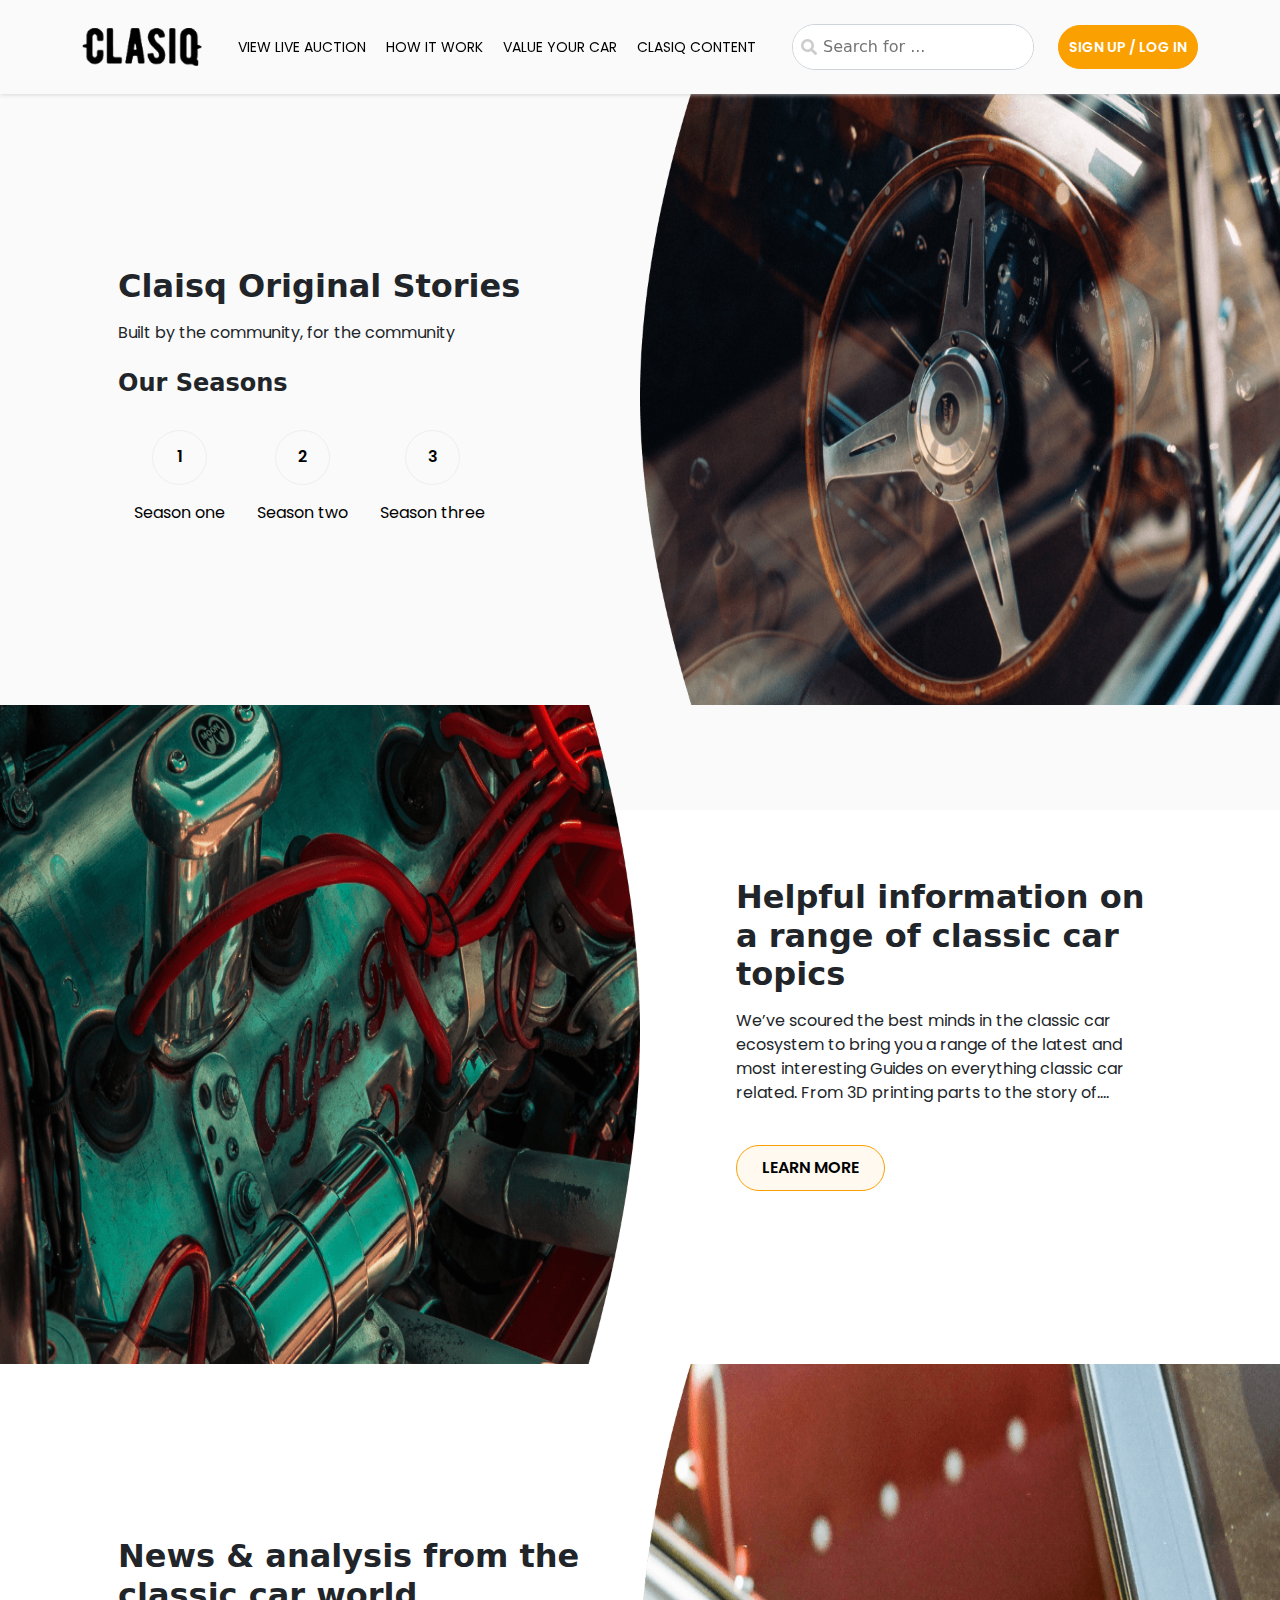
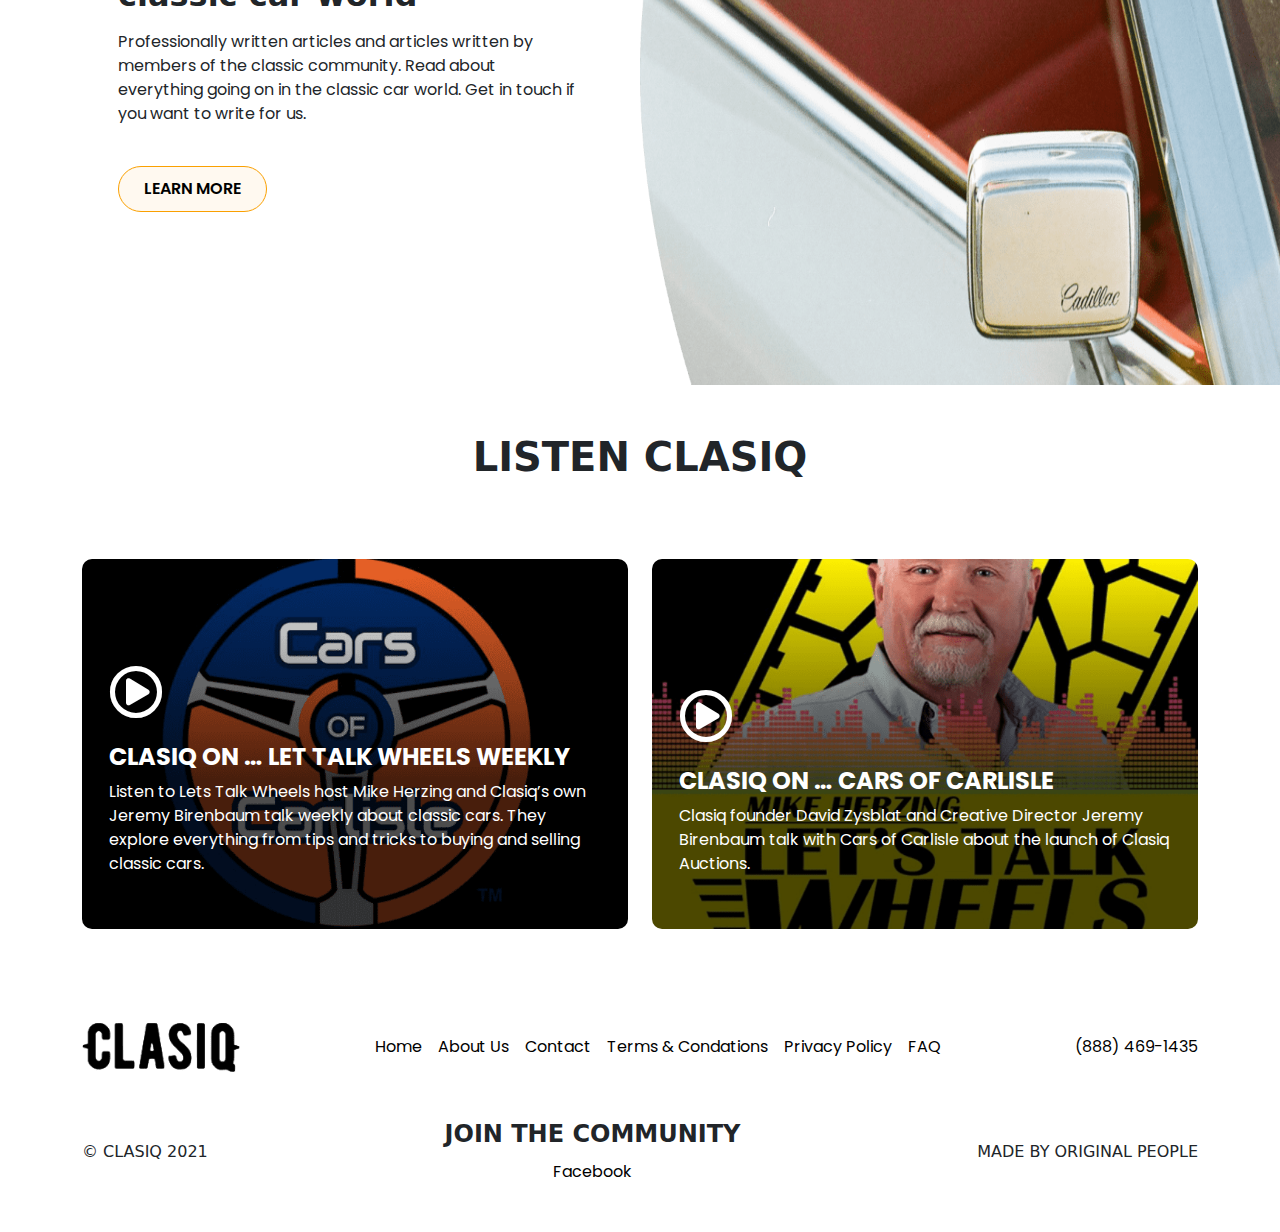
<file: clasiq-content.html>
<!DOCTYPE html>
<html lang="en">
<head>
    <meta charset="UTF-8">
    <meta http-equiv="X-UA-Compatible" content="IE=edge">
    <meta name="viewport" content="width=device-width, initial-scale=1.0">
    <title>Clasiq : Home Page</title>
    <link rel="icon" href="images/favicon.png" sizes="32x32" type="image/png">
    <!-- clasiq style sheets -->
    <link rel="stylesheet" href="css/all.min.css">
    <link rel="stylesheet" href="css/bootstrap.min.css">
    <link rel="stylesheet" href="css/slick-theme.css">
    <link rel="stylesheet" href="css/slick.css">
    <link rel="stylesheet" href="css/developer.css">
</head>
<body class="half-gray">
    <!-- header start -->
    <header class="header py-4 bg-gray">
        <div class="container position-relative">
            <div class="d-flex justify-content-between align-items-center">
                <div class="logo">
                    <a href="index.html"><img src="images/logo.png" alt="Clasiq" class="img-fluid logo-image"></a>
                </div>
                <div class="menu">
                    <span class="close-menu only-mobile"></span>
                    <ul class="menu-wrapper list-unstyled mb-0">
                        <li class="menu-item level-1 position-relative"><a href="javascript:void(0);" class="menu-link text-uppercase">View Live Auction</a>
                            <ul class="level-2 list-unstyled position-absolute">
                                <li class="d-block"><a href="live-auctions.html" class="menu-link text-uppercase">Live auctions</a></li>
                                <li class="d-block"><a href="completed-auctions.html" class="menu-link text-uppercase">Completed auctions</a></li>
                            </ul>
                        </li>
                        <li class="menu-item position-relative"><a href="javascript:void(0);" class="menu-link text-uppercase">How it work</a></li>
                        <li class="menu-item position-relative"><a href="javascript:void(0);" class="menu-link text-uppercase">Value your car</a></li>
                        <li class="menu-item position-relative"><a href="clasiq-content.html" class="menu-link text-uppercase">Clasiq content</a></li>
                        <li class="menu-item position-relative only-mobile"><a href="javascript:void(0);" class="menu-link text-uppercase open-popup-modal" data-target="login_popup">Login</a></li>
                        <li class="menu-item position-relative only-mobile"><a href="javascript:void(0);" class="menu-link text-uppercase open-popup-modal" data-target="signup_popup">Sign Up</a></li>
                    </ul> 
                </div>
                
                <div class="d-flex align-items-center">
                    <div class="search-wrapper mr-4">
                        <div class="search position-relative form-control">
                            <i class="fas fa-search"></i>
                            <input type="text" class="header-search" placeholder="Search for ...">
                        </div>
                    </div>
                    <div class="login-signup">
                        <a href="javascript:void(0);" class="login-signup-btn text-uppercase"><span class="open-popup-modal" data-target="signup_popup">Sign up</span> / <span class="open-popup-modal" data-target="login_popup">Log in</span></a>
                    </div>
                    <div class="toggle-menu ml-4">
                        <i class="fas fa-bars"></i>
                    </div>
                </div>
            </div>
        </div>
    </header>
    <!-- header end -->
<section class="clasiq-content mb-5">
    <div class="py-5 banner-section right-banner" style="background-image: url(images/banner-1.png);">
        <div class="container">
            <div class="row">
                <div class="col-lg-6 pl-5 ninja-order-2">
                    <div class="banner-text pr-5 py-100">
                        <h2 class="heading-1 mb-3">Claisq Original Stories</h2>
                        <p>Built by the community, for the community</p>
                        <h4 class="heading-3 my-4">Our Seasons</h4>
                        <nav class="seasons-tabs">
                            <div class="nav nav-tabs justify-content-start"  role="tablist">
                              <a href="stories.html" class="nav-link  text-black"><span>1</span><br>Season one</a>
                              <a href="stories.html" class="nav-link text-black" ><span>2</span><br>Season two</a>
                              <a href="stories.html" class="nav-link text-black"><span>3</span><br>Season three</a>
                            </div>
                          </nav>
                    </div>
                </div>
                <div class="col-lg-6 position-relative ninja-order-1">
                    <img src="images/mob-banner-1.png" alt="banner-image" class="img-fluid mobile-image">
                </div>
            </div>
        </div>
    </div>
    <div class="py-5 banner-section left-banner" style="background-image: url(images/clasiq-content-banner-2.png);">
        <div class="container">
            <div class="row">
                <div class="col-lg-6 position-relative">
                    <img src="images/mob-clasiq-content-banner-2.png" alt="banner-image" class="img-fluid mobile-image">
                </div>
                <div class="col-lg-6 pl-5">
                    <div class="banner-text pl-5 py-100">
                        <h2 class="heading-1 mb-3">Helpful information 
                            on a range of classic 
                            car topics</h2>
                        <p>We’ve scoured the best minds in the classic car ecosystem to bring you a range of the latest and most interesting Guides on everything classic car related. From 3D printing parts to the story of….</p>
                        <a href="javascript:void(0);" class="btn theme-btn text-uppercase mt-4">learn more</a>
                    </div>
                </div>
            </div>
        </div>
    </div>
    <div class="py-5 banner-section right-banner" style="background-image: url(images/clasiq-content-banner-3.png);">
        <div class="container">
            <div class="row">
                
                <div class="col-lg-6 pl-5 ninja-order-2">
                    <div class="banner-text pr-5 py-100">
                        <h2 class="heading-1 mb-3">News & analysis from 
                            the classic car world</h2>
                        <p>Professionally written articles and articles written by members of the classic community. Read about everything going on in the classic car world. Get in touch if you want to write for us.</p>
                        <a href="javascript:void(0);" class="btn theme-btn text-uppercase mt-4">learn more</a>
                    </div>
                </div>
                <div class="col-lg-6 position-relative ninja-order-1">
                    <img src="images/mob-clasiq-content-banner-3.png" alt="banner-image" class="img-fluid mobile-image">
                </div>
            </div>
        </div>
    </div>
</section>
<section class="listen-clasiq">
    <div class="container">
        <div class="small-width-header text-center my-5">
            <h1 class="heading-1 mb-3 text-uppercase">listen clasiq</h1>
        </div>
        <div class="row">
            <div class="col-lg-6 mb-3">
                <div class="clasiq-content-card">
                    <a href="javascript:void(0);" class="position-relative">
                        <img class="img-fluid" src="images/listen-1.png" alt="clasiq content" />
                        <div class="card-content">
                            <i class="far fa-play-circle text-white mb-4"></i>
                            <h4 class="heading-2 text-white text-uppercase">Clasiq on … Let Talk Wheels Weekly</h4>
                            <p class="text-white">Listen to Lets Talk Wheels host Mike Herzing and Clasiq’s own Jeremy Birenbaum talk weekly about classic cars. They explore everything from tips and tricks to buying and selling classic cars.</p>
                            
                        </div>
                    </a>
                </div>
            </div>
            <div class="col-lg-6 mb-3">
                <div class="clasiq-content-card">
                    <a href="javascript:void(0);" class="position-relative">
                        <img class="img-fluid" src="images/listen-2.png" alt="clasiq content" />
                        <div class="card-content">
                            <i class="far fa-play-circle text-white mb-4"></i>
                            <h4 class="heading-2 text-white text-uppercase">Clasiq on … Cars of Carlisle</h4>
                            <p class="text-white">Clasiq founder David Zysblat and Creative Director Jeremy Birenbaum talk with Cars of Carlisle about the launch of Clasiq Auctions.</p>
                        </div>
                    </a>
                </div>
            </div>
        </div>
    </div>
</section>

    <!-- footer start -->
    <footer class="footer">
        <div class="container">
            <div class="d-flex flex-wrap justify-content-between footer-upper py-5">
                <div class="logo align-self-center">
                    <a href="index.html">
                        <img src="images/logo.png" alt="clasiq" class="img-fluid"> 
                    </a>
                </div>
                <div class="footer-menu align-self-center">
                    <ul class="list-unstyled d-flex flex-wrap mb-0">
                        <li><a href="index.html" class="text-black p-2 hover-theme">Home</a></li>
                        <li><a href="javascript:void(0);" class="text-black p-2 hover-theme">About Us</a></li>
                        <li><a href="contact-us.html" class="text-black p-2 hover-theme">Contact</a></li>
                        <li><a href="javascript:void(0);" class="text-black p-2 hover-theme">Terms & Condations</a></li>
                        <li><a href="javascript:void(0);" class="text-black p-2 hover-theme">Privacy Policy</a></li>
                        <li><a href="faq.html" class="text-black p-2 hover-theme">FAQ</a></li>
                    </ul>
                </div>
                <div class="footer-contact align-self-center">
                    <a href="" class="text-black hover-theme">(888) 469-1435</a>
                </div>
            </div>
            <div class="footer-down d-flex flex-wrap justify-content-between mb-5">
                <div class="align-self-center">© CLASIQ 2021</div>
                <div class="align-self-center text-center">
                    <h4 class="heading-3 text-uppercase">Join the community</h4>
                    <a href="javascript:void(0);" class="text-black mt-1 hover-theme">Facebook</a>
                </div>
                <div class="align-self-center">MADE BY ORIGINAL PEOPLE </div>
            </div>
        </div>
    </footer>
    <!-- footer end -->
<!-- login-modal -->
    <div class="popup-modal" id="login_popup">
        <span class="close-popup"></span>
        <div class="popup-content">
            <a href="javascript:void(0);" class="close-popup close-btn text-white"><i class="fas fa-times mr-2"></i> Close</a>
            <div class="row align-items-center">
                <div class="col-lg-5">
                    <div>
                        <h2 class="heading-1 text-uppercase text-white">
                            Create a new account
                        </h2>
                        <a href="javascript:void(0);" class="btn white-btn text-uppercase mt-3 open-popup-modal" data-target="signup_popup">Sign Up</a>
                    </div>
                </div>
                <div class="col-lg-7">
                    <div class="form-wrap bg-white">
                        <form action="">
                            <h4 class="heading-3 mb-5">Sign In</h4>
                            <div class="form-floating outline-lable mb-4">
                                <input type="email" class="form-control" id="floatingInput" placeholder="name@example.com">
                                <label for="floatingInput">Email address</label>
                            </div>
                            <div class="form-floating outline-lable mb-4">
                                <input type="password" class="form-control" id="floatingPassword" placeholder="Password">
                                <label for="floatingPassword">Password</label>
                            </div>
                            <div class="mb-4">
                                <a href="javascript:void(0);" class="text-black font-bold forgot-password hover-theme">Forgot our password?</a>
                            </div>
                            <a href="javascript:void(0);" class="btn theme-btn text-uppercase">Submit</a>
                            <span class="only-mobile mt-3 open-popup-modal" data-target="signup_popup">Create a new account. <span class="text-theme">SIGN UP</span></span>
                        </form>
                    </div>
                </div>
            </div>
        </div>
    </div>
    <!-- signup modal -->
    <div class="popup-modal" id="signup_popup">
        <span class="close-popup"></span>
        <div class="popup-content">
            <a href="javascript:void(0);" class="close-popup close-btn text-white"><i class="fas fa-times mr-2"></i> Close</a>
            <div class="row align-items-center">
                <div class="col-lg-5">
                    <div>
                        <h2 class="heading-1 text-uppercase text-white">
                            Already have an account?
                        </h2>
                        <a href="javascript:void(0);" class="btn white-btn text-uppercase mt-3 open-popup-modal" data-target="login_popup">Sign In</a>
                    </div>
                </div>
                <div class="col-lg-7">
                    <div class="form-wrap bg-white">
                        <form action="">
                            <h4 class="heading-3 mb-5">Sign Up</h4>
                            <div class="form-floating outline-lable mb-4">
                                <input type="email" class="form-control" id="floatingInput" placeholder="name@example.com">
                                <label for="floatingInput">Email address</label>
                            </div>
                            <div class="form-floating outline-lable mb-4">
                                <input type="text" class="form-control" id="floatingInput" placeholder="Username">
                                <label for="floatingInput">Username</label>
                            </div>
                            <div class="form-floating outline-lable mb-4">
                                <input type="password" class="form-control" id="floatingPassword" placeholder="Password">
                                <label for="floatingPassword">Password</label>
                            </div>
                            <div class="form-floating outline-lable mb-4">
                                <input type="password" class="form-control" id="floatingPassword" placeholder="Password">
                                <label for="floatingPassword">Confirm Password</label>
                            </div>
                            <div class="mb-4">
                                <div class="form-check">
                                    <input class="form-check-input" type="checkbox" value="" id="Policy">
                                    <label class="form-check-label" for="Policy">
                                        I accept the Terms & Conditions and Privacy Policy.
                                    </label>
                                  </div>
                                  <div class="form-check">
                                    <input class="form-check-input" type="checkbox" value="" id="Subscribe">
                                    <label class="form-check-label" for="Subscribe">
                                        Subscribe to the Clasiq weekly email
                                    </label>
                                  </div>
                            </div>
                            <a href="javascript:void(0);" class="btn theme-btn text-uppercase">Sign Up</a>
                            <span class="only-mobile mt-3 open-popup-modal" data-target="login_popup">Already have a account? <span class="text-theme">SIGN IN</span></span>
                        </form>
                    </div>
                </div>
            </div>
        </div>
    </div>
    <!-- clasiq scripts -->
    <script src="js/jquery-3.5.min.js"></script>
    <script src="js/bootstrap.bundle.min.js"></script>
    <script src="js/developer.js"></script>
</body>
</html>
</file>
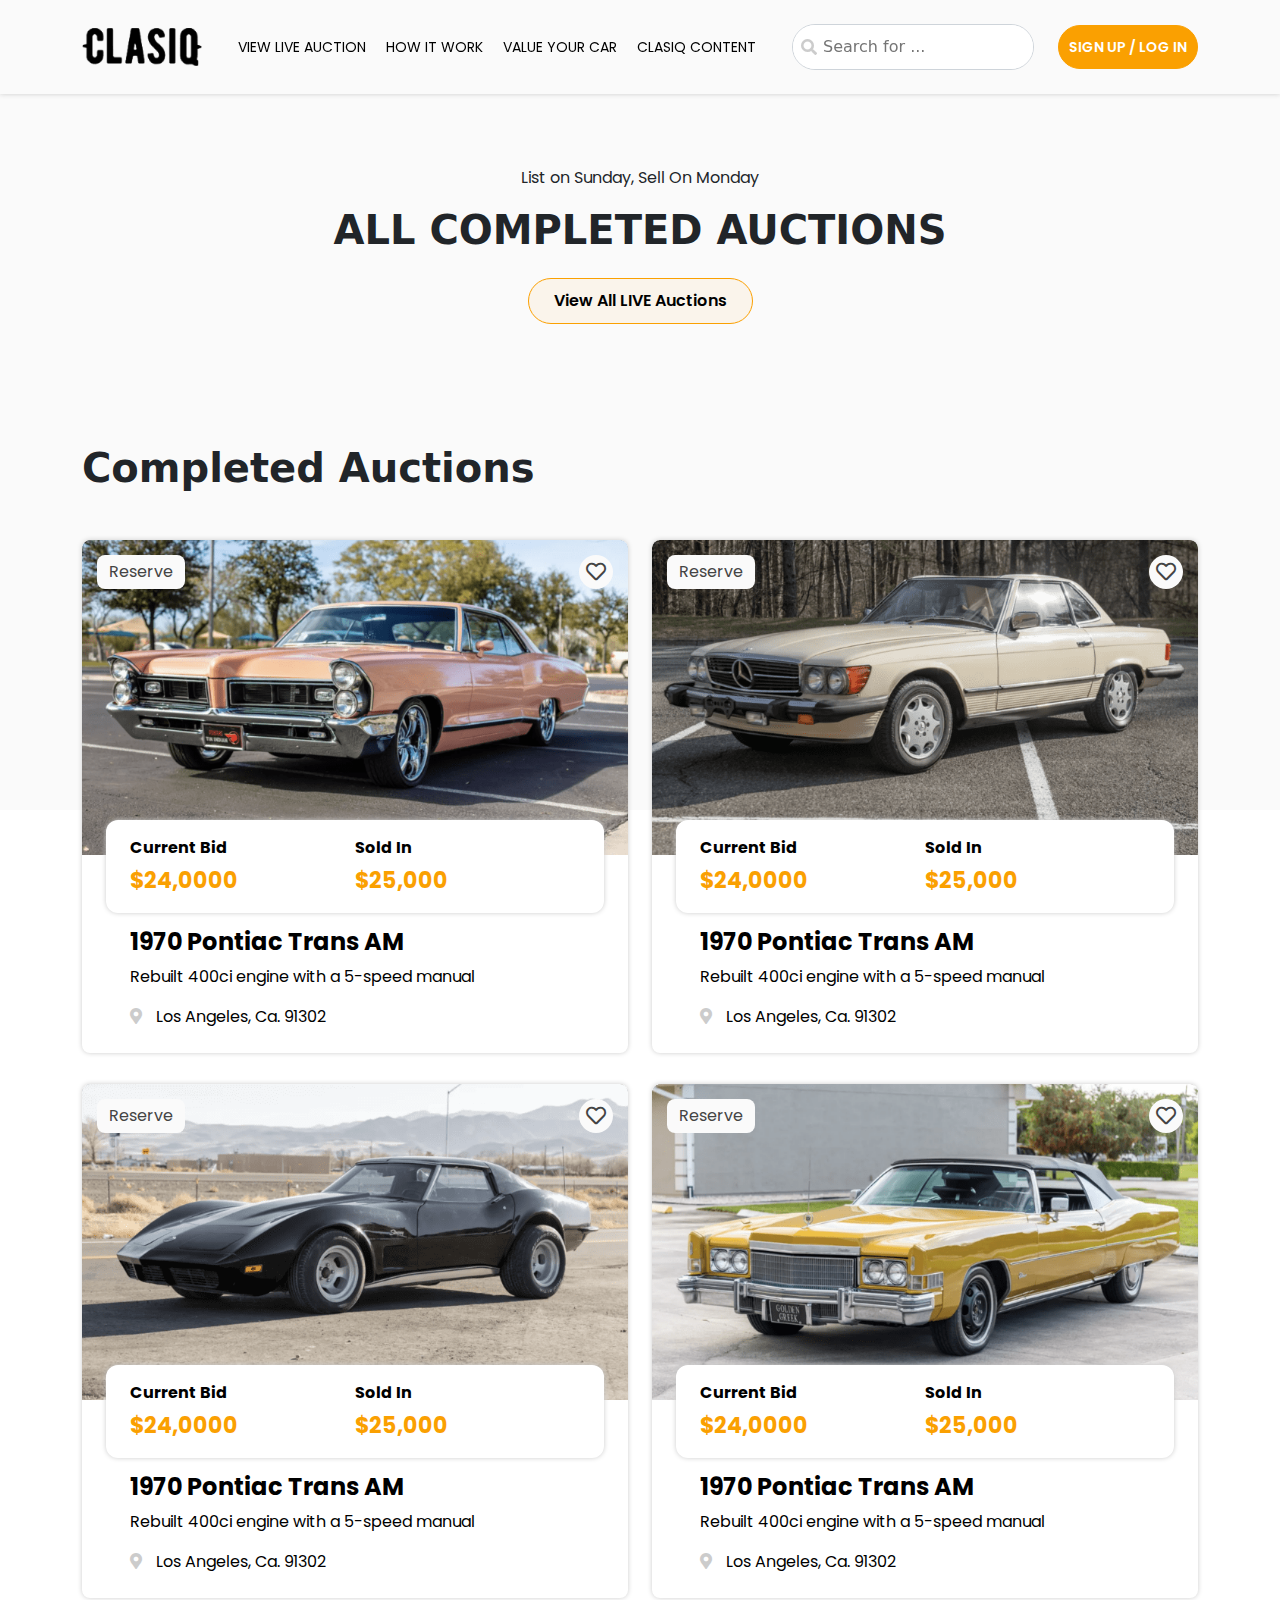
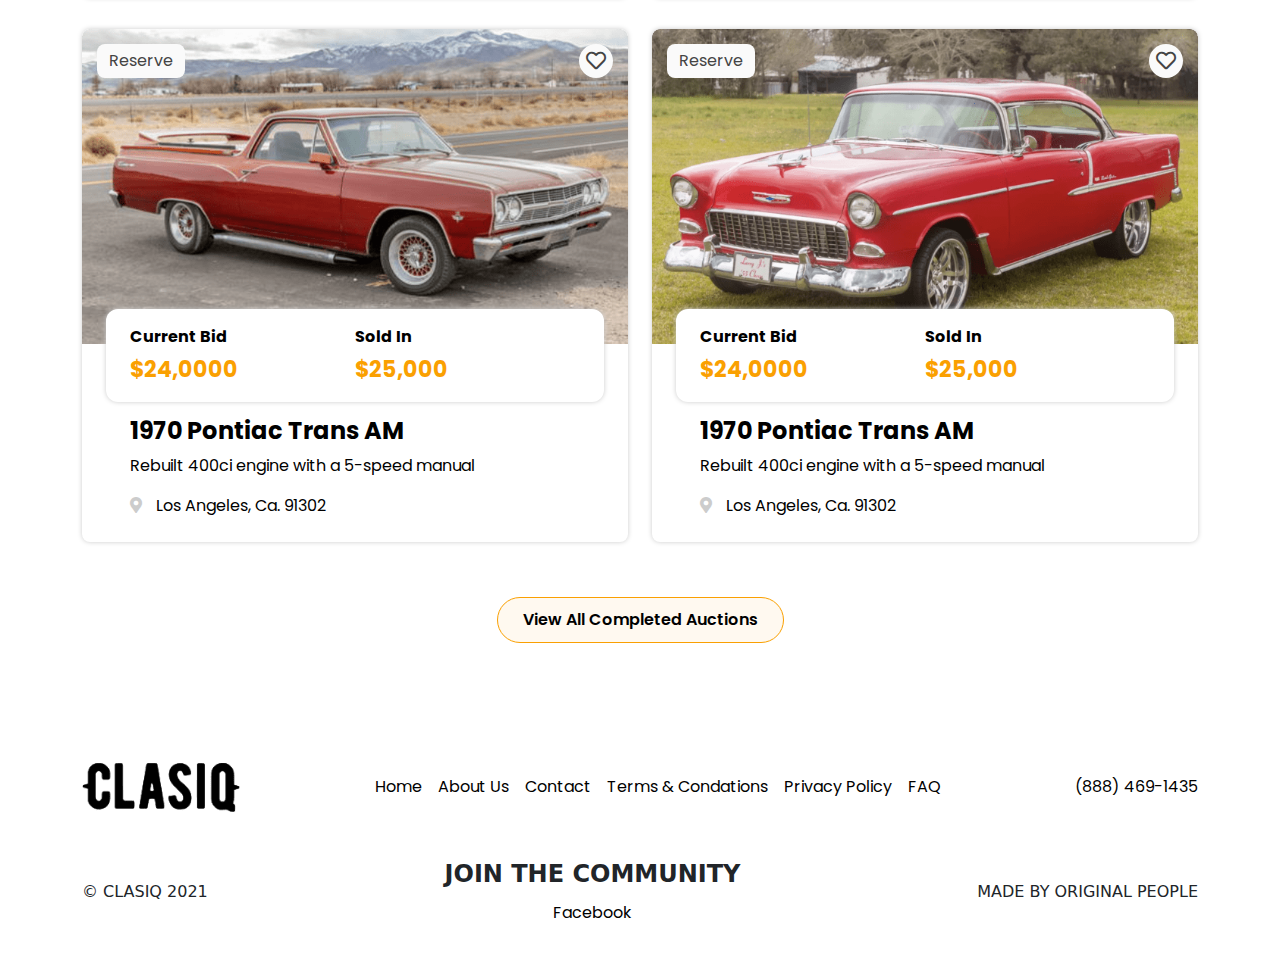
<file: completed-auctions.html>
<!DOCTYPE html>
<html lang="en">
<head>
    <meta charset="UTF-8">
    <meta http-equiv="X-UA-Compatible" content="IE=edge">
    <meta name="viewport" content="width=device-width, initial-scale=1.0">
    <title>Clasiq : Home Page</title>
    <link rel="icon" href="images/favicon.png" sizes="32x32" type="image/png">
    <!-- clasiq style sheets -->
    <link rel="stylesheet" href="css/all.min.css">
    <link rel="stylesheet" href="css/bootstrap.min.css">
    <link rel="stylesheet" href="css/slick-theme.css">
    <link rel="stylesheet" href="css/slick.css">
    <link rel="stylesheet" href="css/developer.css">
</head>
<body class="half-gray">
    <!-- header start -->
    <header class="header py-4 bg-gray">
        <div class="container position-relative">
            <div class="d-flex justify-content-between align-items-center">
                <div class="logo">
                    <a href="index.html"><img src="images/logo.png" alt="Clasiq" class="img-fluid logo-image"></a>
                </div>
                <div class="menu">
                    <span class="close-menu only-mobile"></span>
                    <ul class="menu-wrapper list-unstyled mb-0">
                        <li class="menu-item level-1 position-relative"><a href="javascript:void(0);" class="menu-link text-uppercase">View Live Auction</a>
                            <ul class="level-2 list-unstyled position-absolute">
                                <li class="d-block"><a href="live-auctions.html" class="menu-link text-uppercase">Live auctions</a></li>
                                <li class="d-block"><a href="completed-auctions.html" class="menu-link text-uppercase">Completed auctions</a></li>
                            </ul>
                        </li>
                        <li class="menu-item position-relative"><a href="javascript:void(0);" class="menu-link text-uppercase">How it work</a></li>
                        <li class="menu-item position-relative"><a href="javascript:void(0);" class="menu-link text-uppercase">Value your car</a></li>
                        <li class="menu-item position-relative"><a href="clasiq-content.html" class="menu-link text-uppercase">Clasiq content</a></li>
                        <li class="menu-item position-relative only-mobile"><a href="javascript:void(0);" class="menu-link text-uppercase open-popup-modal" data-target="login_popup">Login</a></li>
                        <li class="menu-item position-relative only-mobile"><a href="javascript:void(0);" class="menu-link text-uppercase open-popup-modal" data-target="signup_popup">Sign Up</a></li>
                    </ul> 
                </div>
                
                <div class="d-flex align-items-center">
                    <div class="search-wrapper mr-4">
                        <div class="search position-relative form-control">
                            <i class="fas fa-search"></i>
                            <input type="text" class="header-search" placeholder="Search for ...">
                        </div>
                    </div>
                    <div class="login-signup">
                        <a href="javascript:void(0);" class="login-signup-btn text-uppercase"><span class="open-popup-modal" data-target="signup_popup">Sign up</span> / <span class="open-popup-modal" data-target="login_popup">Log in</span></a>
                    </div>
                    <div class="toggle-menu ml-4">
                        <i class="fas fa-bars"></i>
                    </div>
                </div>
            </div>
        </div>
    </header>
    <!-- header end -->
    <!-- banner start -->
    <section class="">
        <div class="container">
            <div class="row">
                <div class="col-lg-12 my-5">
                    <div class="py-4 text-center">
                        <p>List on Sunday, Sell On Monday</p>
                        <h1 class="heading-1 mb-4">ALL COMPLETED AUCTIONS</h1>
                        <a href="live-auctions.html" class="btn theme-btn">View All LIVE Auctions</a>
                    </div>
                </div>
            </div>
        </div>
    </section>
    <!-- banner end -->

    <!-- Auction list start -->
    <section class="auction-section py-5">
        <div class="container">
            <div class="d-flex justify-content-between section-header align-items-center flex-wrap">
                <h1 class="heading-1 mb-5">Completed Auctions</h1> 
                
            </div>
            
                
                    <div class="row">
                        <div class="col-lg-6">
                            <a href="auction-detail.html" class="car-card mb-4">
                                <div class="car-image-wrap position-relative">
                                    <img class="img-fluid car-img" src="images/auction-car-1.png" alt="car image">
                                    <span class="reserve-option position-absolute">Reserve</span>
                                    <span class="wishlist-option position-absolute"><i class="far fa-heart"></i></span>
                                </div>
                                <div class="car-details px-4">
                                    <div class="auction-bid-time px-4 py-3">
                                        <div class="d-flex position-relative">
                                            <div class="flex-1">
                                                <p class="mb-1 text-black">Current Bid</p>
                                                <p class="bid-amount text-theme mb-0">$24,0000</p>
                                            </div>
                                            <div class="flex-1">
                                                <p class="mb-1 text-black">Sold In</p>
                                                <p class="auction-time text-theme mb-0"> $25,000</p>
                                            </div>
                                        </div>
                                    </div>
                                    <div class="auction-car-details px-4 pb-4">
                                        <h4 class="heading-2 text-black">1970 Pontiac Trans AM</h4>
                                        <p class="text-black">Rebuilt 400ci engine with a 5-speed manual</p>
                                        <div class="address"><i class="fas fa-map-marker-alt"></i> <span class="text-black">Los Angeles, Ca. 91302</span></div>
                                    </div>
                                </div> 
                            </a>
                        </div>
                        <div class="col-lg-6">
                            <a href="auction-detail.html" class="car-card mb-4">
                                <div class="car-image-wrap position-relative">
                                    <img class="img-fluid car-img" src="images/auction-car-2.png" alt="car image">
                                    <span class="reserve-option position-absolute">Reserve</span>
                                    <span class="wishlist-option position-absolute"><i class="far fa-heart"></i></span>
                                </div>
                                <div class="car-details px-4">
                                    <div class="auction-bid-time px-4 py-3">
                                        <div class="d-flex position-relative">
                                            <div class="flex-1">
                                                <p class="mb-1 text-black">Current Bid</p>
                                                <p class="bid-amount text-theme mb-0">$24,0000</p>
                                            </div>
                                            <div class="flex-1">
                                                <p class="mb-1 text-black">Sold In</p>
                                                <p class="auction-time text-theme mb-0"> $25,000</p>
                                            </div>
                                        </div>
                                    </div>
                                    <div class="auction-car-details px-4 pb-4">
                                        <h4 class="heading-2 text-black">1970 Pontiac Trans AM</h4>
                                        <p class="text-black">Rebuilt 400ci engine with a 5-speed manual</p>
                                        <div class="address"><i class="fas fa-map-marker-alt"></i> <span class="text-black">Los Angeles, Ca. 91302</span></div>
                                    </div>
                                </div> 
                            </a>
                        </div>
                        <div class="col-lg-6">
                            <a href="auction-detail.html" class="car-card mb-4">
                                <div class="car-image-wrap position-relative">
                                    <img class="img-fluid car-img" src="images/auction-car-3.png" alt="car image">
                                    <span class="reserve-option position-absolute">Reserve</span>
                                    <span class="wishlist-option position-absolute"><i class="far fa-heart"></i></span>
                                </div>
                                <div class="car-details px-4">
                                    <div class="auction-bid-time px-4 py-3">
                                        <div class="d-flex position-relative">
                                            <div class="flex-1">
                                                <p class="mb-1 text-black">Current Bid</p>
                                                <p class="bid-amount text-theme mb-0">$24,0000</p>
                                            </div>
                                            <div class="flex-1">
                                                <p class="mb-1 text-black">Sold In</p>
                                                <p class="auction-time text-theme mb-0"> $25,000</p>
                                            </div>
                                        </div>
                                    </div>
                                    <div class="auction-car-details px-4 pb-4">
                                        <h4 class="heading-2 text-black">1970 Pontiac Trans AM</h4>
                                        <p class="text-black">Rebuilt 400ci engine with a 5-speed manual</p>
                                        <div class="address"><i class="fas fa-map-marker-alt"></i> <span class="text-black">Los Angeles, Ca. 91302</span></div>
                                    </div>
                                </div> 
                            </a>
                        </div>
                        <div class="col-lg-6">
                            <a href="auction-detail.html" class="car-card mb-4">
                                <div class="car-image-wrap position-relative">
                                    <img class="img-fluid car-img" src="images/auction-car-4.png" alt="car image">
                                    <span class="reserve-option position-absolute">Reserve</span>
                                    <span class="wishlist-option position-absolute"><i class="far fa-heart"></i></span>
                                </div>
                                <div class="car-details px-4">
                                    <div class="auction-bid-time px-4 py-3">
                                        <div class="d-flex position-relative">
                                            <div class="flex-1">
                                                <p class="mb-1 text-black">Current Bid</p>
                                                <p class="bid-amount text-theme mb-0">$24,0000</p>
                                            </div>
                                            <div class="flex-1">
                                                <p class="mb-1 text-black">Sold In</p>
                                                <p class="auction-time text-theme mb-0"> $25,000</p>
                                            </div>
                                        </div>
                                    </div>
                                    <div class="auction-car-details px-4 pb-4">
                                        <h4 class="heading-2 text-black">1970 Pontiac Trans AM</h4>
                                        <p class="text-black">Rebuilt 400ci engine with a 5-speed manual</p>
                                        <div class="address"><i class="fas fa-map-marker-alt"></i> <span class="text-black">Los Angeles, Ca. 91302</span></div>
                                    </div>
                                </div> 
                            </a>
                        </div>
                        <div class="col-lg-6">
                            <a href="auction-detail.html" class="car-card mb-4">
                                <div class="car-image-wrap position-relative">
                                    <img class="img-fluid car-img" src="images/auction-car-5.png" alt="car image">
                                    <span class="reserve-option position-absolute">Reserve</span>
                                    <span class="wishlist-option position-absolute"><i class="far fa-heart"></i></span>
                                </div>
                                <div class="car-details px-4">
                                    <div class="auction-bid-time px-4 py-3">
                                        <div class="d-flex position-relative">
                                            <div class="flex-1">
                                                <p class="mb-1 text-black">Current Bid</p>
                                                <p class="bid-amount text-theme mb-0">$24,0000</p>
                                            </div>
                                            <div class="flex-1">
                                                <p class="mb-1 text-black">Sold In</p>
                                                <p class="auction-time text-theme mb-0"> $25,000</p>
                                            </div>
                                        </div>
                                    </div>
                                    <div class="auction-car-details px-4 pb-4">
                                        <h4 class="heading-2 text-black">1970 Pontiac Trans AM</h4>
                                        <p class="text-black">Rebuilt 400ci engine with a 5-speed manual</p>
                                        <div class="address"><i class="fas fa-map-marker-alt"></i> <span class="text-black">Los Angeles, Ca. 91302</span></div>
                                    </div>
                                </div> 
                            </a>
                        </div>
                        <div class="col-lg-6">
                            <a href="auction-detail.html" class="car-card mb-4">
                                <div class="car-image-wrap position-relative">
                                    <img class="img-fluid car-img" src="images/auction-car-6.png" alt="car image">
                                    <span class="reserve-option position-absolute">Reserve</span>
                                    <span class="wishlist-option position-absolute"><i class="far fa-heart"></i></span>
                                </div>
                                <div class="car-details px-4">
                                    <div class="auction-bid-time px-4 py-3">
                                        <div class="d-flex position-relative">
                                            <div class="flex-1">
                                                <p class="mb-1 text-black">Current Bid</p>
                                                <p class="bid-amount text-theme mb-0">$24,0000</p>
                                            </div>
                                            <div class="flex-1">
                                                <p class="mb-1 text-black">Sold In</p>
                                                <p class="auction-time text-theme mb-0"> $25,000</p>
                                            </div>
                                        </div>
                                    </div>
                                    <div class="auction-car-details px-4 pb-4">
                                        <h4 class="heading-2 text-black">1970 Pontiac Trans AM</h4>
                                        <p class="text-black">Rebuilt 400ci engine with a 5-speed manual</p>
                                        <div class="address"><i class="fas fa-map-marker-alt"></i> <span class="text-black">Los Angeles, Ca. 91302</span></div>
                                    </div>
                                </div> 
                            </a>
                        </div>
                        <div class="col-12 my-4 text-center">
                            <a href="javascript:void(0)" class="btn theme-btn">View All Completed Auctions</a>
                        </div>
                    </div>
                
                
           
        </div>
    </section>
    <!-- Auction list end -->
    <!-- footer start -->
    <footer class="footer">
        <div class="container">
            <div class="d-flex flex-wrap justify-content-between footer-upper py-5">
                <div class="logo align-self-center">
                    <a href="index.html">
                        <img src="images/logo.png" alt="clasiq" class="img-fluid"> 
                    </a>
                </div>
                <div class="footer-menu align-self-center">
                    <ul class="list-unstyled d-flex flex-wrap mb-0">
                        <li><a href="index.html" class="text-black p-2 hover-theme">Home</a></li>
                        <li><a href="javascript:void(0);" class="text-black p-2 hover-theme">About Us</a></li>
                        <li><a href="contact-us.html" class="text-black p-2 hover-theme">Contact</a></li>
                        <li><a href="javascript:void(0);" class="text-black p-2 hover-theme">Terms & Condations</a></li>
                        <li><a href="javascript:void(0);" class="text-black p-2 hover-theme">Privacy Policy</a></li>
                        <li><a href="faq.html" class="text-black p-2 hover-theme">FAQ</a></li>
                    </ul>
                </div>
                <div class="footer-contact align-self-center">
                    <a href="" class="text-black hover-theme">(888) 469-1435</a>
                </div>
            </div>
            <div class="footer-down d-flex flex-wrap justify-content-between mb-5">
                <div class="align-self-center">© CLASIQ 2021</div>
                <div class="align-self-center text-center">
                    <h4 class="heading-3 text-uppercase">Join the community</h4>
                    <a href="javascript:void(0);" class="text-black mt-1 hover-theme">Facebook</a>
                </div>
                <div class="align-self-center">MADE BY ORIGINAL PEOPLE </div>
            </div>
        </div>
    </footer>
    <!-- footer end -->
<!-- login-modal -->
    <div class="popup-modal" id="login_popup">
        <span class="close-popup"></span>
        <div class="popup-content">
            <a href="javascript:void(0);" class="close-popup close-btn text-white"><i class="fas fa-times mr-2"></i> Close</a>
            <div class="row align-items-center">
                <div class="col-lg-5">
                    <div>
                        <h2 class="heading-1 text-uppercase text-white">
                            Create a new account
                        </h2>
                        <a href="javascript:void(0);" class="btn white-btn text-uppercase mt-3 open-popup-modal" data-target="signup_popup">Sign Up</a>
                    </div>
                </div>
                <div class="col-lg-7">
                    <div class="form-wrap bg-white">
                        <form action="">
                            <h4 class="heading-3 mb-5">Sign In</h4>
                            <div class="form-floating outline-lable mb-4">
                                <input type="email" class="form-control" id="floatingInput" placeholder="name@example.com">
                                <label for="floatingInput">Email address</label>
                            </div>
                            <div class="form-floating outline-lable mb-4">
                                <input type="password" class="form-control" id="floatingPassword" placeholder="Password">
                                <label for="floatingPassword">Password</label>
                            </div>
                            <div class="mb-4">
                                <a href="javascript:void(0);" class="text-black font-bold forgot-password hover-theme">Forgot our password?</a>
                            </div>
                            <a href="javascript:void(0);" class="btn theme-btn text-uppercase">Submit</a>
                            <span class="only-mobile mt-3 open-popup-modal" data-target="signup_popup">Create a new account. <span class="text-theme">SIGN UP</span></span>
                        </form>
                    </div>
                </div>
            </div>
        </div>
    </div>
    <!-- signup modal -->
    <div class="popup-modal" id="signup_popup">
        <span class="close-popup"></span>
        <div class="popup-content">
            <a href="javascript:void(0);" class="close-popup close-btn text-white"><i class="fas fa-times mr-2"></i> Close</a>
            <div class="row align-items-center">
                <div class="col-lg-5">
                    <div>
                        <h2 class="heading-1 text-uppercase text-white">
                            Already have an account?
                        </h2>
                        <a href="javascript:void(0);" class="btn white-btn text-uppercase mt-3 open-popup-modal" data-target="login_popup">Sign In</a>
                    </div>
                </div>
                <div class="col-lg-7">
                    <div class="form-wrap bg-white">
                        <form action="">
                            <h4 class="heading-3 mb-5">Sign Up</h4>
                            <div class="form-floating outline-lable mb-4">
                                <input type="email" class="form-control" id="floatingInput" placeholder="name@example.com">
                                <label for="floatingInput">Email address</label>
                            </div>
                            <div class="form-floating outline-lable mb-4">
                                <input type="text" class="form-control" id="floatingInput" placeholder="Username">
                                <label for="floatingInput">Username</label>
                            </div>
                            <div class="form-floating outline-lable mb-4">
                                <input type="password" class="form-control" id="floatingPassword" placeholder="Password">
                                <label for="floatingPassword">Password</label>
                            </div>
                            <div class="form-floating outline-lable mb-4">
                                <input type="password" class="form-control" id="floatingPassword" placeholder="Password">
                                <label for="floatingPassword">Confirm Password</label>
                            </div>
                            <div class="mb-4">
                                <div class="form-check">
                                    <input class="form-check-input" type="checkbox" value="" id="Policy">
                                    <label class="form-check-label" for="Policy">
                                        I accept the Terms & Conditions and Privacy Policy.
                                    </label>
                                  </div>
                                  <div class="form-check">
                                    <input class="form-check-input" type="checkbox" value="" id="Subscribe">
                                    <label class="form-check-label" for="Subscribe">
                                        Subscribe to the Clasiq weekly email
                                    </label>
                                  </div>
                            </div>
                            <a href="javascript:void(0);" class="btn theme-btn text-uppercase">Sign Up</a>
                            <span class="only-mobile mt-3 open-popup-modal" data-target="login_popup">Already have a account? <span class="text-theme">SIGN IN</span></span>
                        </form>
                    </div>
                </div>
            </div>
        </div>
    </div>
    <!-- clasiq scripts -->
    <script src="js/jquery-3.5.min.js"></script>
    <script src="js/bootstrap.bundle.min.js"></script>
    <script src="js/developer.js"></script>
</body>
</html>
</file>
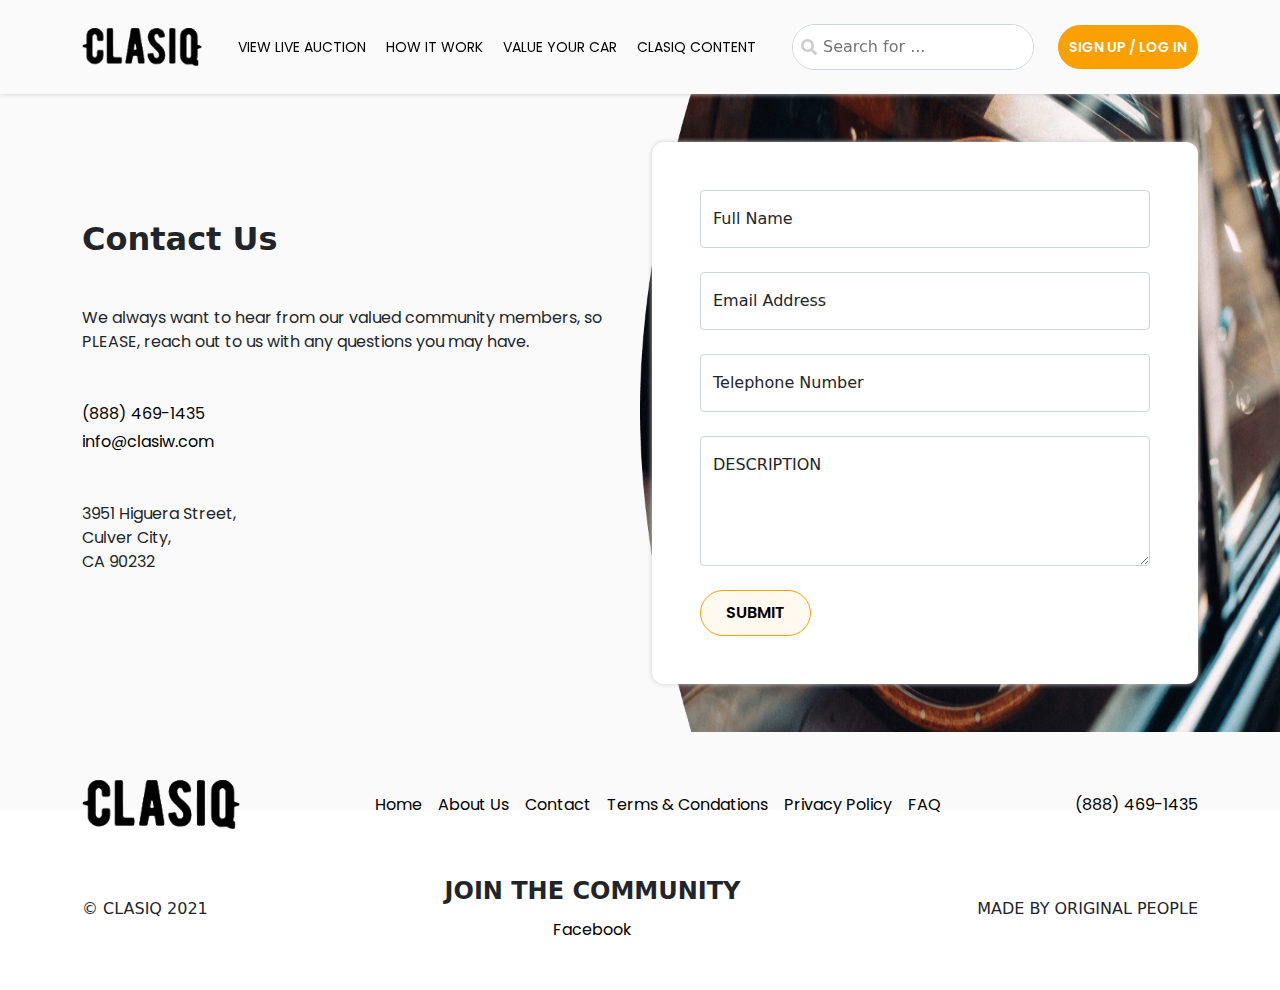
<file: contact-us.html>
<!DOCTYPE html>
<html lang="en">
<head>
    <meta charset="UTF-8">
    <meta http-equiv="X-UA-Compatible" content="IE=edge">
    <meta name="viewport" content="width=device-width, initial-scale=1.0">
    <title>Clasiq : Home Page</title>
    <link rel="icon" href="images/favicon.png" sizes="32x32" type="image/png">
    <!-- clasiq style sheets -->
    <link rel="stylesheet" href="css/all.min.css">
    <link rel="stylesheet" href="css/bootstrap.min.css">
    <link rel="stylesheet" href="css/slick-theme.css">
    <link rel="stylesheet" href="css/slick.css">
    <link rel="stylesheet" href="css/developer.css">
</head>
<body class="half-gray">
    <!-- header start -->
    <header class="header py-4 bg-gray">
        <div class="container position-relative">
            <div class="d-flex justify-content-between align-items-center">
                <div class="logo">
                    <a href="index.html"><img src="images/logo.png" alt="Clasiq" class="img-fluid logo-image"></a>
                </div>
                <div class="menu">
                    <span class="close-menu only-mobile"></span>
                    <ul class="menu-wrapper list-unstyled mb-0">
                        <li class="menu-item level-1 position-relative"><a href="javascript:void(0);" class="menu-link text-uppercase">View Live Auction</a>
                            <ul class="level-2 list-unstyled position-absolute">
                                <li class="d-block"><a href="live-auctions.html" class="menu-link text-uppercase">Live auctions</a></li>
                                <li class="d-block"><a href="completed-auctions.html" class="menu-link text-uppercase">Completed auctions</a></li>
                            </ul>
                        </li>
                        <li class="menu-item position-relative"><a href="javascript:void(0);" class="menu-link text-uppercase">How it work</a></li>
                        <li class="menu-item position-relative"><a href="javascript:void(0);" class="menu-link text-uppercase">Value your car</a></li>
                        <li class="menu-item position-relative"><a href="clasiq-content.html" class="menu-link text-uppercase">Clasiq content</a></li>
                        <li class="menu-item position-relative only-mobile"><a href="javascript:void(0);" class="menu-link text-uppercase open-popup-modal" data-target="login_popup">Login</a></li>
                        <li class="menu-item position-relative only-mobile"><a href="javascript:void(0);" class="menu-link text-uppercase open-popup-modal" data-target="signup_popup">Sign Up</a></li>
                    </ul> 
                </div>
                
                <div class="d-flex align-items-center">
                    <div class="search-wrapper mr-4">
                        <div class="search position-relative form-control">
                            <i class="fas fa-search"></i>
                            <input type="text" class="header-search" placeholder="Search for ...">
                        </div>
                    </div>
                    <div class="login-signup">
                        <a href="javascript:void(0);" class="login-signup-btn text-uppercase"><span class="open-popup-modal" data-target="signup_popup">Sign up</span> / <span class="open-popup-modal" data-target="login_popup">Log in</span></a>
                    </div>
                    <div class="toggle-menu ml-4">
                        <i class="fas fa-bars"></i>
                    </div>
                </div>
            </div>
        </div>
    </header>
    <!-- header end -->

    <section class=" py-5 get-started banner-section right-banner homepage-main-banner">
        <div class="container">
            <div class="row align-items-center">
                <div class="col-lg-6 mb-3">
                    <h2 class="heading-1 mb-5">Contact Us</h2>
                    <p class="">
                        We always want to hear from our valued community members, so PLEASE, reach out to us with any questions you may have.
                    </p>
                    <div class="my-5">
                        <p class="mb-1"><a class="text-black" href="tel:8884691435">(888) 469-1435</a></p>
                        <p class="mb-1"><a class="text-black" href="mailto:info@clasiq.com">info@clasiw.com</a></p>
                    </div>
                    <div>
<p>
3951 Higuera Street,<br>
Culver City,<br>
CA 90232
</p>
                    </div>
                </div>
                <div class="col-lg-6">
                    <div class="get-started-form p-5 bg-white">
                        <form action="">
                            <div class="form-floating outline-lable mb-4">
                                <input type="text" class="form-control" id="floatingInput" placeholder="place bid">
                                <label for="floatingInput">Full Name</label>
                            </div>
                            <div class="form-floating outline-lable mb-4">
                                <input type="text" class="form-control" id="floatingInput" placeholder="place bid">
                                <label for="floatingInput">Email Address</label>
                            </div>
                            <div class="form-floating outline-lable mb-4">
                                <input type="text" class="form-control" id="floatingInput" placeholder="place bid">
                                <label for="floatingInput">Telephone Number</label>
                            </div>
                            <div class="form-floating outline-lable mb-4">
                                <textarea class="form-control" name="" id=""  rows="4" placeholder="description"></textarea>
                                <label for="floatingInput">DESCRIPTION</label>
                            </div>
                            <div class="text-left mt-3">
                                <a href="javascript:void(0);" type="submit" class="btn theme-btn text-uppercase">submit</a>
                            </div>
                        </form>
                    </div>
                </div>
            </div>
        </div>
    </section>

    <!-- footer start -->
    <footer class="footer">
        <div class="container">
            <div class="d-flex flex-wrap justify-content-between footer-upper py-5">
                <div class="logo align-self-center">
                    <a href="index.html">
                        <img src="images/logo.png" alt="clasiq" class="img-fluid"> 
                    </a>
                </div>
                <div class="footer-menu align-self-center">
                    <ul class="list-unstyled d-flex flex-wrap mb-0">
                        <li><a href="index.html" class="text-black p-2 hover-theme">Home</a></li>
                        <li><a href="javascript:void(0);" class="text-black p-2 hover-theme">About Us</a></li>
                        <li><a href="contact-us.html" class="text-black p-2 hover-theme">Contact</a></li>
                        <li><a href="javascript:void(0);" class="text-black p-2 hover-theme">Terms & Condations</a></li>
                        <li><a href="javascript:void(0);" class="text-black p-2 hover-theme">Privacy Policy</a></li>
                        <li><a href="faq.html" class="text-black p-2 hover-theme">FAQ</a></li>
                    </ul>
                </div>
                <div class="footer-contact align-self-center">
                    <a href="" class="text-black hover-theme">(888) 469-1435</a>
                </div>
            </div>
            <div class="footer-down d-flex flex-wrap justify-content-between mb-5">
                <div class="align-self-center">© CLASIQ 2021</div>
                <div class="align-self-center text-center">
                    <h4 class="heading-3 text-uppercase">Join the community</h4>
                    <a href="javascript:void(0);" class="text-black mt-1 hover-theme">Facebook</a>
                </div>
                <div class="align-self-center">MADE BY ORIGINAL PEOPLE </div>
            </div>
        </div>
    </footer>
    <!-- footer end -->
<!-- login-modal -->
    <div class="popup-modal" id="login_popup">
        <span class="close-popup"></span>
        <div class="popup-content">
            <a href="javascript:void(0);" class="close-popup close-btn text-white"><i class="fas fa-times mr-2"></i> Close</a>
            <div class="row align-items-center">
                <div class="col-lg-5">
                    <div>
                        <h2 class="heading-1 text-uppercase text-white">
                            Create a new account
                        </h2>
                        <a href="javascript:void(0);" class="btn white-btn text-uppercase mt-3 open-popup-modal" data-target="signup_popup">Sign Up</a>
                    </div>
                </div>
                <div class="col-lg-7">
                    <div class="form-wrap bg-white">
                        <form action="">
                            <h4 class="heading-3 mb-5">Sign In</h4>
                            <div class="form-floating outline-lable mb-4">
                                <input type="email" class="form-control" id="floatingInput" placeholder="name@example.com">
                                <label for="floatingInput">Email address</label>
                            </div>
                            <div class="form-floating outline-lable mb-4">
                                <input type="password" class="form-control" id="floatingPassword" placeholder="Password">
                                <label for="floatingPassword">Password</label>
                            </div>
                            <div class="mb-4">
                                <a href="javascript:void(0);" class="text-black font-bold forgot-password hover-theme">Forgot our password?</a>
                            </div>
                            <a href="javascript:void(0);" class="btn theme-btn text-uppercase">Submit</a>
                            <span class="only-mobile mt-3 open-popup-modal" data-target="signup_popup">Create a new account. <span class="text-theme">SIGN UP</span></span>
                        </form>
                    </div>
                </div>
            </div>
        </div>
    </div>
    <!-- signup modal -->
    <div class="popup-modal" id="signup_popup">
        <span class="close-popup"></span>
        <div class="popup-content">
            <a href="javascript:void(0);" class="close-popup close-btn text-white"><i class="fas fa-times mr-2"></i> Close</a>
            <div class="row align-items-center">
                <div class="col-lg-5">
                    <div>
                        <h2 class="heading-1 text-uppercase text-white">
                            Already have an account?
                        </h2>
                        <a href="javascript:void(0);" class="btn white-btn text-uppercase mt-3 open-popup-modal" data-target="login_popup">Sign In</a>
                    </div>
                </div>
                <div class="col-lg-7">
                    <div class="form-wrap bg-white">
                        <form action="">
                            <h4 class="heading-3 mb-5">Sign Up</h4>
                            <div class="form-floating outline-lable mb-4">
                                <input type="email" class="form-control" id="floatingInput" placeholder="name@example.com">
                                <label for="floatingInput">Email address</label>
                            </div>
                            <div class="form-floating outline-lable mb-4">
                                <input type="text" class="form-control" id="floatingInput" placeholder="Username">
                                <label for="floatingInput">Username</label>
                            </div>
                            <div class="form-floating outline-lable mb-4">
                                <input type="password" class="form-control" id="floatingPassword" placeholder="Password">
                                <label for="floatingPassword">Password</label>
                            </div>
                            <div class="form-floating outline-lable mb-4">
                                <input type="password" class="form-control" id="floatingPassword" placeholder="Password">
                                <label for="floatingPassword">Confirm Password</label>
                            </div>
                            <div class="mb-4">
                                <div class="form-check">
                                    <input class="form-check-input" type="checkbox" value="" id="Policy">
                                    <label class="form-check-label" for="Policy">
                                        I accept the Terms & Conditions and Privacy Policy.
                                    </label>
                                  </div>
                                  <div class="form-check">
                                    <input class="form-check-input" type="checkbox" value="" id="Subscribe">
                                    <label class="form-check-label" for="Subscribe">
                                        Subscribe to the Clasiq weekly email
                                    </label>
                                  </div>
                            </div>
                            <a href="javascript:void(0);" class="btn theme-btn text-uppercase">Sign Up</a>
                            <span class="only-mobile mt-3 open-popup-modal" data-target="login_popup">Already have a account? <span class="text-theme">SIGN IN</span></span>
                        </form>
                    </div>
                </div>
            </div>
        </div>
    </div>
    <!-- clasiq scripts -->
    <script src="js/jquery-3.5.min.js"></script>
    <script src="js/bootstrap.bundle.min.js"></script>
    <script src="js/developer.js"></script>
</body>
</html>
</file>
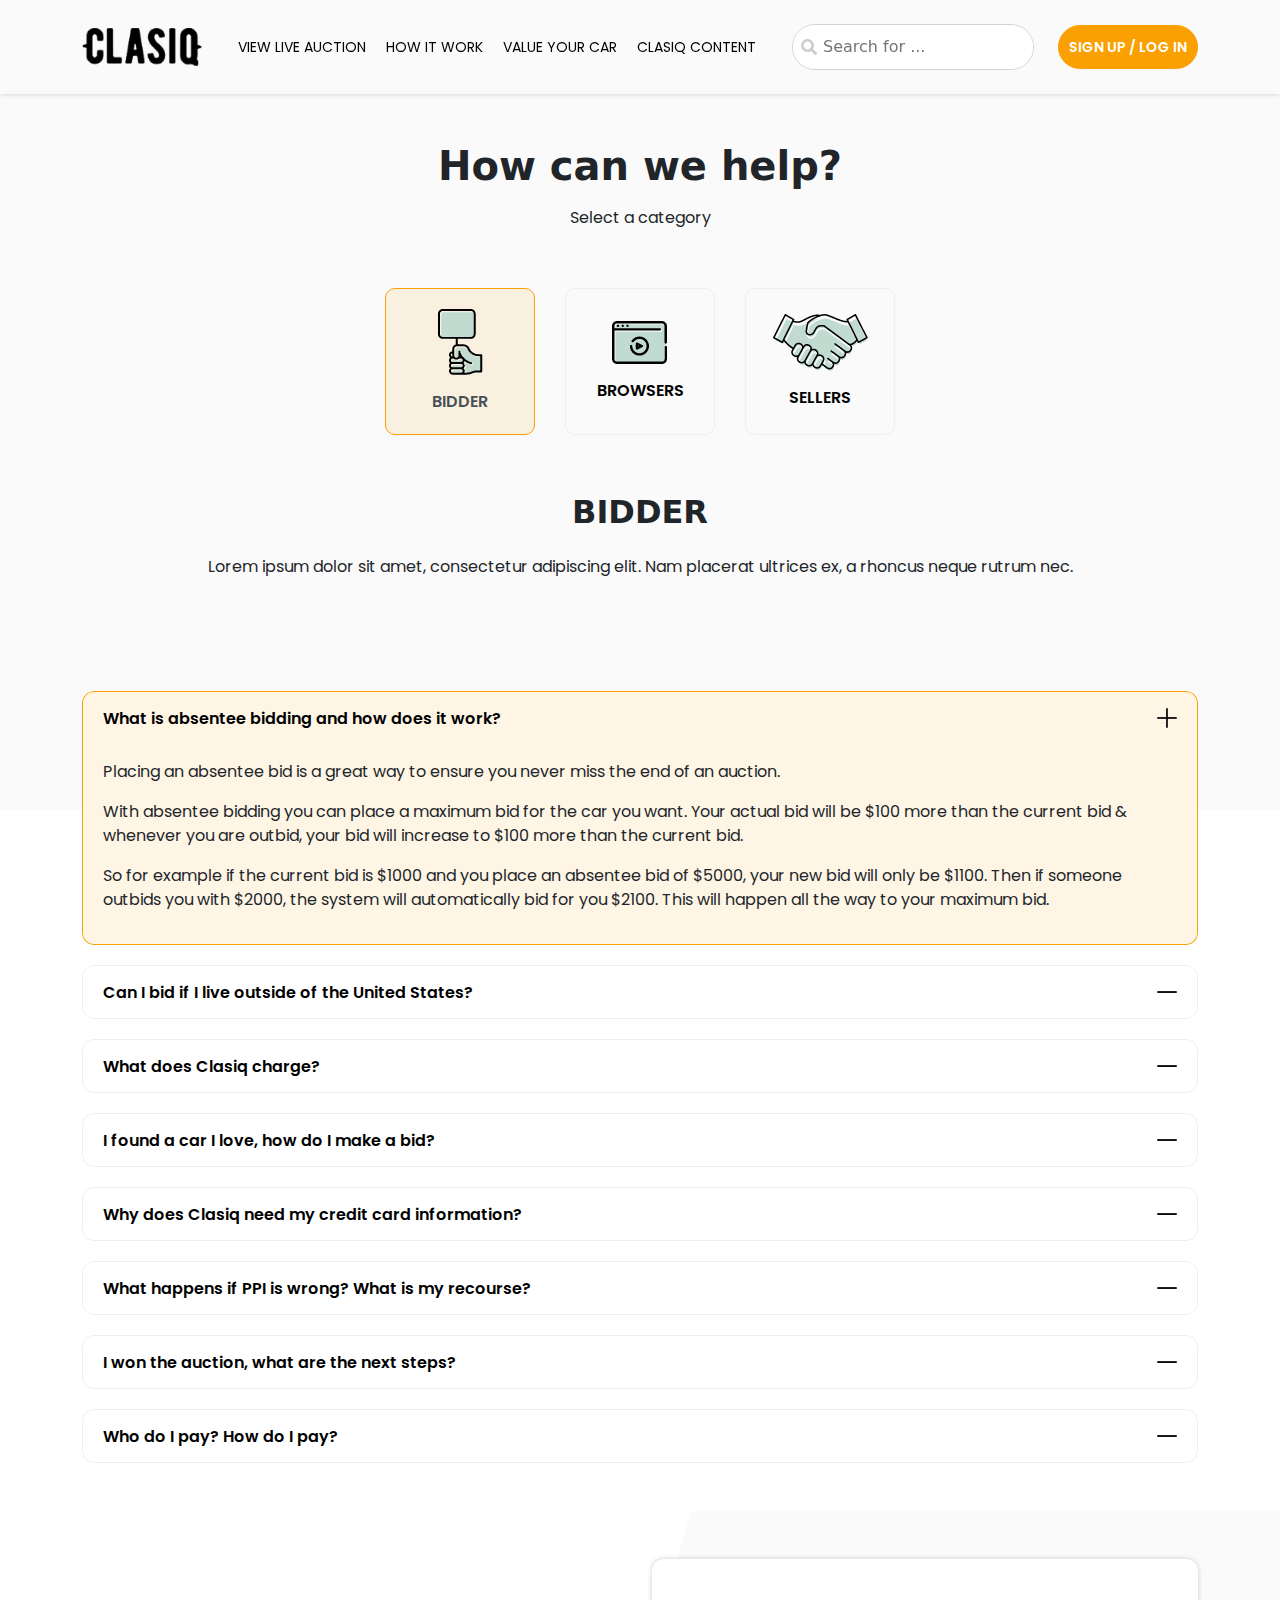
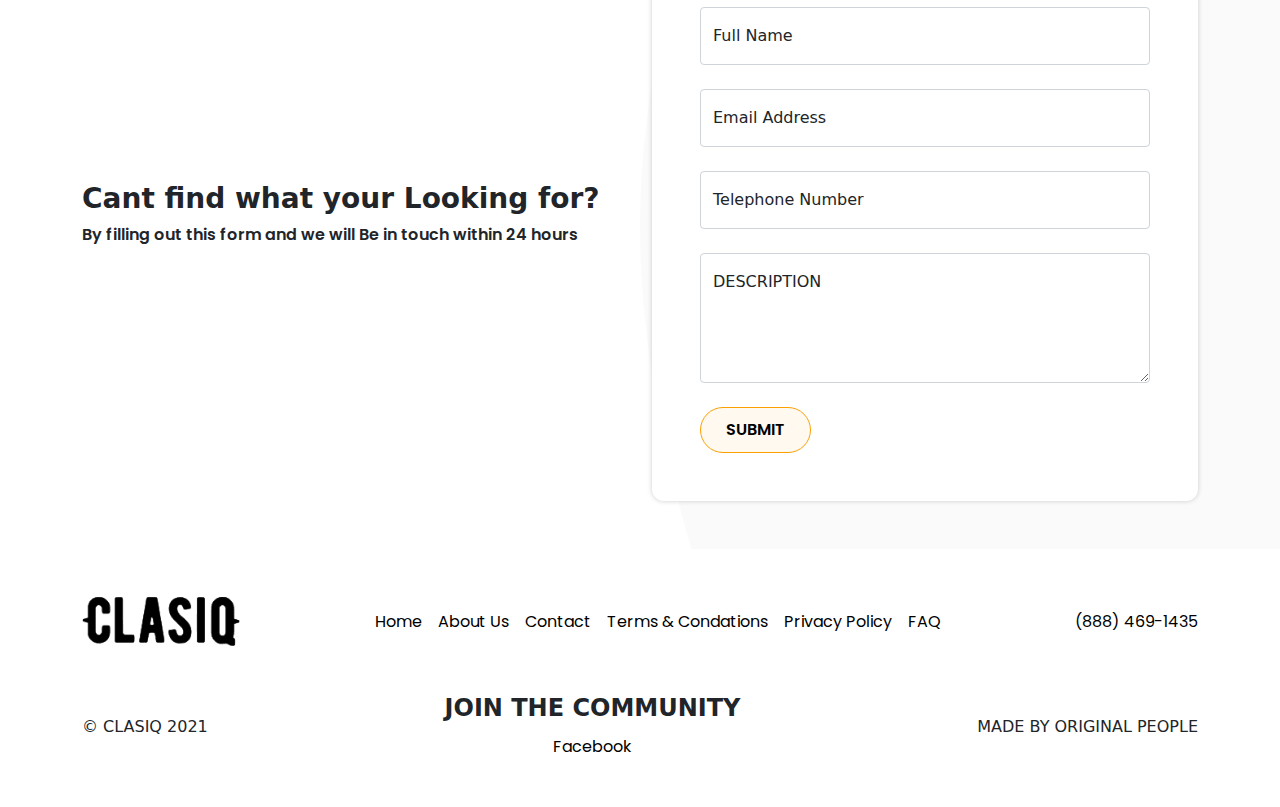
<file: faq.html>
<!DOCTYPE html>
<html lang="en">
<head>
    <meta charset="UTF-8">
    <meta http-equiv="X-UA-Compatible" content="IE=edge">
    <meta name="viewport" content="width=device-width, initial-scale=1.0">
    <title>Clasiq : Home Page</title>
    <link rel="icon" href="images/favicon.png" sizes="32x32" type="image/png">
    <!-- clasiq style sheets -->
    <link rel="stylesheet" href="css/all.min.css">
    <link rel="stylesheet" href="css/bootstrap.min.css">
    <link rel="stylesheet" href="css/slick-theme.css">
    <link rel="stylesheet" href="css/slick.css">
    <link rel="stylesheet" href="css/developer.css">
</head>
<body class="half-gray">
    <!-- header start -->
  <header class="header py-4 bg-gray">
        <div class="container position-relative">
            <div class="d-flex justify-content-between align-items-center">
                <div class="logo">
                    <a href="index.html"><img src="images/logo.png" alt="Clasiq" class="img-fluid logo-image"></a>
                </div>
                <div class="menu">
                    <span class="close-menu only-mobile"></span>
                    <ul class="menu-wrapper list-unstyled mb-0">
                        <li class="menu-item level-1 position-relative"><a href="javascript:void(0);" class="menu-link text-uppercase">View Live Auction</a>
                            <ul class="level-2 list-unstyled position-absolute">
                                <li class="d-block"><a href="live-auctions.html" class="menu-link text-uppercase">Live auctions</a></li>
                                <li class="d-block"><a href="completed-auctions.html" class="menu-link text-uppercase">Completed auctions</a></li>
                            </ul>
                        </li>
                        <li class="menu-item position-relative"><a href="javascript:void(0);" class="menu-link text-uppercase">How it work</a></li>
                        <li class="menu-item position-relative"><a href="javascript:void(0);" class="menu-link text-uppercase">Value your car</a></li>
                        <li class="menu-item position-relative"><a href="clasiq-content.html" class="menu-link text-uppercase">Clasiq content</a></li>
                        <li class="menu-item position-relative only-mobile"><a href="javascript:void(0);" class="menu-link text-uppercase open-popup-modal" data-target="login_popup">Login</a></li>
                        <li class="menu-item position-relative only-mobile"><a href="javascript:void(0);" class="menu-link text-uppercase open-popup-modal" data-target="signup_popup">Sign Up</a></li>
                    </ul> 
                </div>
                
                <div class="d-flex align-items-center">
                    <div class="search-wrapper mr-4">
                        <div class="search position-relative form-control">
                            <i class="fas fa-search"></i>
                            <input type="text" class="header-search" placeholder="Search for ...">
                        </div>
                    </div>
                    <div class="login-signup">
                        <a href="javascript:void(0);" class="login-signup-btn text-uppercase"><span class="open-popup-modal" data-target="signup_popup">Sign up</span> / <span class="open-popup-modal" data-target="login_popup">Log in</span></a>
                    </div>
                    <div class="toggle-menu ml-4">
                        <i class="fas fa-bars"></i>
                    </div>
                </div>
            </div>
        </div>
    </header>
    <!-- header end -->
    <section class="faq-page">
        <div class="container">
            <div class="faq-header text-center my-5">
                <h1 class="heading-1">How can we help?</h1>
                <p class="mt-3">Select a category </p>
            </div>
            <nav class="faq-tabs">
                <div class="nav nav-tabs" id="nav-tab" role="tablist">
                  <button class="nav-link active" id="nav-bidder-tab" data-bs-toggle="tab" data-bs-target="#nav-bidder" type="button" role="tab" aria-controls="nav-bidder" aria-selected="true"><img src="images/bidder-icon.png" alt=""><br>BIDDER</button>
                  <button class="nav-link" id="nav-browser-tab" data-bs-toggle="tab" data-bs-target="#nav-browser" type="button" role="tab" aria-controls="nav-browser" aria-selected="false"><img src="images/browser-icon.png" alt=""><br>BROWSERS</button>
                  <button class="nav-link" id="nav-seller-tab" data-bs-toggle="tab" data-bs-target="#nav-seller" type="button" role="tab" aria-controls="nav-seller" aria-selected="false"><img src="images/sell-icon-3.png" alt=""><br>SELLERS</button>
                </div>
              </nav>
              <div class="tab-content my-5" id="nav-tabContent">
                <div class="tab-pane fade show active" id="nav-bidder" role="tabpanel" aria-labelledby="nav-bidder-tab">
                    <div class="text-center pb-5">
                        <h2 class="heading-2 text-uppercase mb-4">Bidder</h2>
                        <p>Lorem ipsum dolor sit amet, consectetur adipiscing  elit. Nam placerat ultrices ex, a rhoncus neque rutrum nec. </p>
                    </div>
                    <div class="faqs-block mt-5">
                        <div class="accordion" id="bidder-accordion">
                            <div class="accordion-item">
                              <h2 class="accordion-header" id="bidder-faq-1-heading">
                                <button class="accordion-button" type="button" data-bs-toggle="collapse" data-bs-target="#bidder-faq-1" aria-expanded="true" aria-controls="bidder-faq-1">
                                    What is absentee bidding and how does it work?
                                </button>
                              </h2>
                              <div id="bidder-faq-1" class="accordion-collapse collapse show" aria-labelledby="bidder-faq-1-heading" data-bs-parent="#bidder-accordion">
                                <div class="accordion-body">
                                  <p>Placing an absentee bid is a great way to ensure you never miss the end of an auction.</p>
                                  <p>With absentee bidding you can place a maximum bid for the car you want. Your actual bid will be $100 more than the current bid & whenever you are outbid, your bid will increase to $100 more than the current bid.</p>
                                  <p>So for example if the current bid is $1000 and you place an absentee bid of $5000, your new bid will only be $1100. Then if someone outbids you with $2000, the system will automatically bid for you $2100. This will happen all the way to your maximum bid.</p>
                                </div>
                              </div>
                            </div>
                            <div class="accordion-item">
                              <h2 class="accordion-header" id="bidder-faq-2-heading">
                                <button class="accordion-button collapsed" type="button" data-bs-toggle="collapse" data-bs-target="#bidder-faq-2" aria-expanded="false" aria-controls="bidder-faq-2">
                                    Can I bid if I live outside of the United States?
                                </button>
                              </h2>
                              <div id="bidder-faq-2" class="accordion-collapse collapse" aria-labelledby="bidder-faq-2-heading" data-bs-parent="#bidder-accordion">
                                <div class="accordion-body">
                                  <p>Lorem ipsum dolor sit amet consectetur adipisicing elit. Maxime ducimus eveniet inventore, architecto excepturi eum laudantium ex distinctio impedit! Labore ratione similique commodi provident natus nihil a at delectus facere?</p>
                                </div>
                              </div>
                            </div>
                            <div class="accordion-item">
                              <h2 class="accordion-header" id="bidder-faq-3-heading">
                                <button class="accordion-button collapsed" type="button" data-bs-toggle="collapse" data-bs-target="#bidder-faq-3" aria-expanded="false" aria-controls="bidder-faq-3">
                                    What does Clasiq charge?
                                </button>
                              </h2>
                              <div id="bidder-faq-3" class="accordion-collapse collapse" aria-labelledby="bidder-faq-3-heading" data-bs-parent="#bidder-accordion">
                                <div class="accordion-body">
                                  <p>Lorem ipsum dolor sit amet consectetur, adipisicing elit. Neque, ut consequatur. Voluptatibus voluptates odio nihil laborum beatae repellendus consequatur ducimus quas magni quam ipsam fugit maxime, saepe atque eaque explicabo?</p>
                                </div>
                              </div>
                            </div>
                            <div class="accordion-item">
                                <h2 class="accordion-header" id="bidder-faq-4-heading">
                                  <button class="accordion-button collapsed" type="button" data-bs-toggle="collapse" data-bs-target="#bidder-faq-4" aria-expanded="false" aria-controls="bidder-faq-4">
                                    I found a car I love, how do I make a bid?
                                  </button>
                                </h2>
                                <div id="bidder-faq-4" class="accordion-collapse collapse" aria-labelledby="bidder-faq-4-heading" data-bs-parent="#bidder-accordion">
                                  <div class="accordion-body">
                                    <p>Lorem ipsum dolor sit amet consectetur, adipisicing elit. Neque, ut consequatur. Voluptatibus voluptates odio nihil laborum beatae repellendus consequatur ducimus quas magni quam ipsam fugit maxime, saepe atque eaque explicabo?</p>
                                  </div>
                                </div>
                              </div>
                              <div class="accordion-item">
                                <h2 class="accordion-header" id="bidder-faq-5-heading">
                                  <button class="accordion-button collapsed" type="button" data-bs-toggle="collapse" data-bs-target="#bidder-faq-5" aria-expanded="false" aria-controls="bidder-faq-5">
                                    Why does Clasiq need my credit card information?
                                  </button>
                                </h2>
                                <div id="bidder-faq-5" class="accordion-collapse collapse" aria-labelledby="bidder-faq-5-heading" data-bs-parent="#bidder-accordion">
                                  <div class="accordion-body">
                                    <p>Lorem ipsum dolor sit amet consectetur, adipisicing elit. Neque, ut consequatur. Voluptatibus voluptates odio nihil laborum beatae repellendus consequatur ducimus quas magni quam ipsam fugit maxime, saepe atque eaque explicabo?</p>
                                  </div>
                                </div>
                              </div>
                              <div class="accordion-item">
                                <h2 class="accordion-header" id="bidder-faq-6-heading">
                                  <button class="accordion-button collapsed" type="button" data-bs-toggle="collapse" data-bs-target="#bidder-faq-6" aria-expanded="false" aria-controls="bidder-faq-6">
                                    What happens if PPI is wrong? What is my recourse?
                                  </button>
                                </h2>
                                <div id="bidder-faq-6" class="accordion-collapse collapse" aria-labelledby="bidder-faq-6-heading" data-bs-parent="#bidder-accordion">
                                  <div class="accordion-body">
                                    <p>Lorem ipsum dolor sit amet consectetur, adipisicing elit. Neque, ut consequatur. Voluptatibus voluptates odio nihil laborum beatae repellendus consequatur ducimus quas magni quam ipsam fugit maxime, saepe atque eaque explicabo?</p>
                                  </div>
                                </div>
                              </div>
                              <div class="accordion-item">
                                <h2 class="accordion-header" id="bidder-faq-7-heading">
                                  <button class="accordion-button collapsed" type="button" data-bs-toggle="collapse" data-bs-target="#bidder-faq-7" aria-expanded="false" aria-controls="bidder-faq-7">
                                    I won the auction, what are the next steps?
                                  </button>
                                </h2>
                                <div id="bidder-faq-7" class="accordion-collapse collapse" aria-labelledby="bidder-faq-7-heading" data-bs-parent="#bidder-accordion">
                                  <div class="accordion-body">
                                    <p>Lorem ipsum dolor sit amet consectetur, adipisicing elit. Neque, ut consequatur. Voluptatibus voluptates odio nihil laborum beatae repellendus consequatur ducimus quas magni quam ipsam fugit maxime, saepe atque eaque explicabo?</p>
                                  </div>
                                </div>
                              </div>
                              <div class="accordion-item">
                                <h2 class="accordion-header" id="bidder-faq-8-heading">
                                  <button class="accordion-button collapsed" type="button" data-bs-toggle="collapse" data-bs-target="#bidder-faq-8" aria-expanded="false" aria-controls="bidder-faq-8">
                                    Who do I pay? How do I pay?
                                  </button>
                                </h2>
                                <div id="bidder-faq-8" class="accordion-collapse collapse" aria-labelledby="bidder-faq-8-heading" data-bs-parent="#bidder-accordion">
                                  <div class="accordion-body">
                                    <p>Lorem ipsum dolor sit amet consectetur, adipisicing elit. Neque, ut consequatur. Voluptatibus voluptates odio nihil laborum beatae repellendus consequatur ducimus quas magni quam ipsam fugit maxime, saepe atque eaque explicabo?</p>
                                  </div>
                                </div>
                              </div>
                          </div>
                    </div>
                </div> 
                <div class="tab-pane fade" id="nav-browser" role="tabpanel" aria-labelledby="nav-browser-tab">
                    <div class="text-center pb-5">
                        <h2 class="heading-2 text-uppercase mb-4">Browser</h2>
                        <p>Lorem ipsum dolor sit amet, consectetur adipiscing  elit. Nam placerat ultrices ex, a rhoncus neque rutrum nec. </p>
                    </div>
                    <div class="faqs-block mt-5">
                        <div class="accordion" id="browser-accordion">
                            <div class="accordion-item">
                              <h2 class="accordion-header" id="browser-faq-1-heading">
                                <button class="accordion-button" type="button" data-bs-toggle="collapse" data-bs-target="#browser-faq-1" aria-expanded="true" aria-controls="browser-faq-1">
                                    What is absentee bidding and how does it work?
                                </button>
                              </h2>
                              <div id="browser-faq-1" class="accordion-collapse collapse show" aria-labelledby="browser-faq-1-heading" data-bs-parent="#browser-accordion">
                                <div class="accordion-body">
                                  <p>Placing an absentee bid is a great way to ensure you never miss the end of an auction.</p>
                                  <p>With absentee bidding you can place a maximum bid for the car you want. Your actual bid will be $100 more than the current bid & whenever you are outbid, your bid will increase to $100 more than the current bid.</p>
                                  <p>So for example if the current bid is $1000 and you place an absentee bid of $5000, your new bid will only be $1100. Then if someone outbids you with $2000, the system will automatically bid for you $2100. This will happen all the way to your maximum bid.</p>
                                </div>
                              </div>
                            </div>
                            <div class="accordion-item">
                              <h2 class="accordion-header" id="browser-faq-2-heading">
                                <button class="accordion-button collapsed" type="button" data-bs-toggle="collapse" data-bs-target="#browser-faq-2" aria-expanded="false" aria-controls="browser-faq-2">
                                    Can I bid if I live outside of the United States?
                                </button>
                              </h2>
                              <div id="browser-faq-2" class="accordion-collapse collapse" aria-labelledby="browser-faq-2-heading" data-bs-parent="#browser-accordion">
                                <div class="accordion-body">
                                  <p>Lorem ipsum dolor sit amet consectetur adipisicing elit. Maxime ducimus eveniet inventore, architecto excepturi eum laudantium ex distinctio impedit! Labore ratione similique commodi provident natus nihil a at delectus facere?</p>
                                </div>
                              </div>
                            </div>
                            <div class="accordion-item">
                              <h2 class="accordion-header" id="browser-faq-3-heading">
                                <button class="accordion-button collapsed" type="button" data-bs-toggle="collapse" data-bs-target="#browser-faq-3" aria-expanded="false" aria-controls="browser-faq-3">
                                    What does Clasiq charge?
                                </button>
                              </h2>
                              <div id="browser-faq-3" class="accordion-collapse collapse" aria-labelledby="browser-faq-3-heading" data-bs-parent="#browser-accordion">
                                <div class="accordion-body">
                                  <p>Lorem ipsum dolor sit amet consectetur, adipisicing elit. Neque, ut consequatur. Voluptatibus voluptates odio nihil laborum beatae repellendus consequatur ducimus quas magni quam ipsam fugit maxime, saepe atque eaque explicabo?</p>
                                </div>
                              </div>
                            </div>
                            <div class="accordion-item">
                                <h2 class="accordion-header" id="browser-faq-4-heading">
                                  <button class="accordion-button collapsed" type="button" data-bs-toggle="collapse" data-bs-target="#browser-faq-4" aria-expanded="false" aria-controls="browser-faq-4">
                                    I found a car I love, how do I make a bid?
                                  </button>
                                </h2>
                                <div id="browser-faq-4" class="accordion-collapse collapse" aria-labelledby="browser-faq-4-heading" data-bs-parent="#browser-accordion">
                                  <div class="accordion-body">
                                    <p>Lorem ipsum dolor sit amet consectetur, adipisicing elit. Neque, ut consequatur. Voluptatibus voluptates odio nihil laborum beatae repellendus consequatur ducimus quas magni quam ipsam fugit maxime, saepe atque eaque explicabo?</p>
                                  </div>
                                </div>
                              </div>
                              <div class="accordion-item">
                                <h2 class="accordion-header" id="browser-faq-5-heading">
                                  <button class="accordion-button collapsed" type="button" data-bs-toggle="collapse" data-bs-target="#browser-faq-5" aria-expanded="false" aria-controls="browser-faq-5">
                                    Why does Clasiq need my credit card information?
                                  </button>
                                </h2>
                                <div id="browser-faq-5" class="accordion-collapse collapse" aria-labelledby="browser-faq-5-heading" data-bs-parent="#browser-accordion">
                                  <div class="accordion-body">
                                    <p>Lorem ipsum dolor sit amet consectetur, adipisicing elit. Neque, ut consequatur. Voluptatibus voluptates odio nihil laborum beatae repellendus consequatur ducimus quas magni quam ipsam fugit maxime, saepe atque eaque explicabo?</p>
                                  </div>
                                </div>
                              </div>
                              <div class="accordion-item">
                                <h2 class="accordion-header" id="browser-faq-6-heading">
                                  <button class="accordion-button collapsed" type="button" data-bs-toggle="collapse" data-bs-target="#browser-faq-6" aria-expanded="false" aria-controls="browser-faq-6">
                                    What happens if PPI is wrong? What is my recourse?
                                  </button>
                                </h2>
                                <div id="browser-faq-6" class="accordion-collapse collapse" aria-labelledby="browser-faq-6-heading" data-bs-parent="#browser-accordion">
                                  <div class="accordion-body">
                                    <p>Lorem ipsum dolor sit amet consectetur, adipisicing elit. Neque, ut consequatur. Voluptatibus voluptates odio nihil laborum beatae repellendus consequatur ducimus quas magni quam ipsam fugit maxime, saepe atque eaque explicabo?</p>
                                  </div>
                                </div>
                              </div>
                              <div class="accordion-item">
                                <h2 class="accordion-header" id="browser-faq-7-heading">
                                  <button class="accordion-button collapsed" type="button" data-bs-toggle="collapse" data-bs-target="#browser-faq-7" aria-expanded="false" aria-controls="browser-faq-7">
                                    I won the auction, what are the next steps?
                                  </button>
                                </h2>
                                <div id="browser-faq-7" class="accordion-collapse collapse" aria-labelledby="browser-faq-7-heading" data-bs-parent="#browser-accordion">
                                  <div class="accordion-body">
                                    <p>Lorem ipsum dolor sit amet consectetur, adipisicing elit. Neque, ut consequatur. Voluptatibus voluptates odio nihil laborum beatae repellendus consequatur ducimus quas magni quam ipsam fugit maxime, saepe atque eaque explicabo?</p>
                                  </div>
                                </div>
                              </div>
                              <div class="accordion-item">
                                <h2 class="accordion-header" id="browser-faq-8-heading">
                                  <button class="accordion-button collapsed" type="button" data-bs-toggle="collapse" data-bs-target="#browser-faq-8" aria-expanded="false" aria-controls="browser-faq-8">
                                    Who do I pay? How do I pay?
                                  </button>
                                </h2>
                                <div id="browser-faq-8" class="accordion-collapse collapse" aria-labelledby="browser-faq-8-heading" data-bs-parent="#browser-accordion">
                                  <div class="accordion-body">
                                    <p>Lorem ipsum dolor sit amet consectetur, adipisicing elit. Neque, ut consequatur. Voluptatibus voluptates odio nihil laborum beatae repellendus consequatur ducimus quas magni quam ipsam fugit maxime, saepe atque eaque explicabo?</p>
                                  </div>
                                </div>
                              </div>
                          </div>
                    </div>
                </div>
                <div class="tab-pane fade" id="nav-seller" role="tabpanel" aria-labelledby="nav-seller-tab">
                    <div class="text-center pb-5">
                        <h2 class="heading-2 text-uppercase mb-4">Seller</h2>
                        <p>Lorem ipsum dolor sit amet, consectetur adipiscing  elit. Nam placerat ultrices ex, a rhoncus neque rutrum nec. </p>
                    </div>
                    <div class="faqs-block mt-5">
                        <div class="accordion" id="seller-accordion">
                            <div class="accordion-item">
                              <h2 class="accordion-header" id="seller-faq-1-heading">
                                <button class="accordion-button" type="button" data-bs-toggle="collapse" data-bs-target="#seller-faq-1" aria-expanded="true" aria-controls="seller-faq-1">
                                    What is absentee bidding and how does it work?
                                </button>
                              </h2>
                              <div id="seller-faq-1" class="accordion-collapse collapse show" aria-labelledby="seller-faq-1-heading" data-bs-parent="#seller-accordion">
                                <div class="accordion-body">
                                  <p>Placing an absentee bid is a great way to ensure you never miss the end of an auction.</p>
                                  <p>With absentee bidding you can place a maximum bid for the car you want. Your actual bid will be $100 more than the current bid & whenever you are outbid, your bid will increase to $100 more than the current bid.</p>
                                  <p>So for example if the current bid is $1000 and you place an absentee bid of $5000, your new bid will only be $1100. Then if someone outbids you with $2000, the system will automatically bid for you $2100. This will happen all the way to your maximum bid.</p>
                                </div>
                              </div>
                            </div>
                            <div class="accordion-item">
                              <h2 class="accordion-header" id="seller-faq-2-heading">
                                <button class="accordion-button collapsed" type="button" data-bs-toggle="collapse" data-bs-target="#seller-faq-2" aria-expanded="false" aria-controls="seller-faq-2">
                                    Can I bid if I live outside of the United States?
                                </button>
                              </h2>
                              <div id="seller-faq-2" class="accordion-collapse collapse" aria-labelledby="seller-faq-2-heading" data-bs-parent="#seller-accordion">
                                <div class="accordion-body">
                                  <p>Lorem ipsum dolor sit amet consectetur adipisicing elit. Maxime ducimus eveniet inventore, architecto excepturi eum laudantium ex distinctio impedit! Labore ratione similique commodi provident natus nihil a at delectus facere?</p>
                                </div>
                              </div>
                            </div>
                            <div class="accordion-item">
                              <h2 class="accordion-header" id="seller-faq-3-heading">
                                <button class="accordion-button collapsed" type="button" data-bs-toggle="collapse" data-bs-target="#seller-faq-3" aria-expanded="false" aria-controls="seller-faq-3">
                                    What does Clasiq charge?
                                </button>
                              </h2>
                              <div id="seller-faq-3" class="accordion-collapse collapse" aria-labelledby="seller-faq-3-heading" data-bs-parent="#seller-accordion">
                                <div class="accordion-body">
                                  <p>Lorem ipsum dolor sit amet consectetur, adipisicing elit. Neque, ut consequatur. Voluptatibus voluptates odio nihil laborum beatae repellendus consequatur ducimus quas magni quam ipsam fugit maxime, saepe atque eaque explicabo?</p>
                                </div>
                              </div>
                            </div>
                            <div class="accordion-item">
                                <h2 class="accordion-header" id="seller-faq-4-heading">
                                  <button class="accordion-button collapsed" type="button" data-bs-toggle="collapse" data-bs-target="#seller-faq-4" aria-expanded="false" aria-controls="seller-faq-4">
                                    I found a car I love, how do I make a bid?
                                  </button>
                                </h2>
                                <div id="seller-faq-4" class="accordion-collapse collapse" aria-labelledby="seller-faq-4-heading" data-bs-parent="#seller-accordion">
                                  <div class="accordion-body">
                                    <p>Lorem ipsum dolor sit amet consectetur, adipisicing elit. Neque, ut consequatur. Voluptatibus voluptates odio nihil laborum beatae repellendus consequatur ducimus quas magni quam ipsam fugit maxime, saepe atque eaque explicabo?</p>
                                  </div>
                                </div>
                              </div>
                              <div class="accordion-item">
                                <h2 class="accordion-header" id="seller-faq-5-heading">
                                  <button class="accordion-button collapsed" type="button" data-bs-toggle="collapse" data-bs-target="#seller-faq-5" aria-expanded="false" aria-controls="seller-faq-5">
                                    Why does Clasiq need my credit card information?
                                  </button>
                                </h2>
                                <div id="seller-faq-5" class="accordion-collapse collapse" aria-labelledby="seller-faq-5-heading" data-bs-parent="#seller-accordion">
                                  <div class="accordion-body">
                                    <p>Lorem ipsum dolor sit amet consectetur, adipisicing elit. Neque, ut consequatur. Voluptatibus voluptates odio nihil laborum beatae repellendus consequatur ducimus quas magni quam ipsam fugit maxime, saepe atque eaque explicabo?</p>
                                  </div>
                                </div>
                              </div>
                              <div class="accordion-item">
                                <h2 class="accordion-header" id="seller-faq-6-heading">
                                  <button class="accordion-button collapsed" type="button" data-bs-toggle="collapse" data-bs-target="#seller-faq-6" aria-expanded="false" aria-controls="seller-faq-6">
                                    What happens if PPI is wrong? What is my recourse?
                                  </button>
                                </h2>
                                <div id="seller-faq-6" class="accordion-collapse collapse" aria-labelledby="seller-faq-6-heading" data-bs-parent="#seller-accordion">
                                  <div class="accordion-body">
                                    <p>Lorem ipsum dolor sit amet consectetur, adipisicing elit. Neque, ut consequatur. Voluptatibus voluptates odio nihil laborum beatae repellendus consequatur ducimus quas magni quam ipsam fugit maxime, saepe atque eaque explicabo?</p>
                                  </div>
                                </div>
                              </div>
                              <div class="accordion-item">
                                <h2 class="accordion-header" id="seller-faq-7-heading">
                                  <button class="accordion-button collapsed" type="button" data-bs-toggle="collapse" data-bs-target="#seller-faq-7" aria-expanded="false" aria-controls="seller-faq-7">
                                    I won the auction, what are the next steps?
                                  </button>
                                </h2>
                                <div id="seller-faq-7" class="accordion-collapse collapse" aria-labelledby="seller-faq-7-heading" data-bs-parent="#seller-accordion">
                                  <div class="accordion-body">
                                    <p>Lorem ipsum dolor sit amet consectetur, adipisicing elit. Neque, ut consequatur. Voluptatibus voluptates odio nihil laborum beatae repellendus consequatur ducimus quas magni quam ipsam fugit maxime, saepe atque eaque explicabo?</p>
                                  </div>
                                </div>
                              </div>
                              <div class="accordion-item">
                                <h2 class="accordion-header" id="seller-faq-8-heading">
                                  <button class="accordion-button collapsed" type="button" data-bs-toggle="collapse" data-bs-target="#seller-faq-8" aria-expanded="false" aria-controls="seller-faq-8">
                                    Who do I pay? How do I pay?
                                  </button>
                                </h2>
                                <div id="seller-faq-8" class="accordion-collapse collapse" aria-labelledby="seller-faq-8-heading" data-bs-parent="#seller-accordion">
                                  <div class="accordion-body">
                                    <p>Lorem ipsum dolor sit amet consectetur, adipisicing elit. Neque, ut consequatur. Voluptatibus voluptates odio nihil laborum beatae repellendus consequatur ducimus quas magni quam ipsam fugit maxime, saepe atque eaque explicabo?</p>
                                  </div>
                                </div>
                              </div>
                          </div>
                    </div>
                </div>
              </div>
        </div>
    </section>

    <section class=" py-5 get-started banner-section right-banner banner-bg-right-gray">
        <div class="container">
            <div class="row align-items-center">
                <div class="col-lg-6 mb-3">
                    <h3 class="heading-1">Cant find what your
                        Looking for?</h3>
                    <p class="font-bold"> By filling out this form and we will
                        Be in touch within 24 hours</p>
                </div>
                <div class="col-lg-6">
                    <div class="get-started-form p-5 bg-white">
                        <form action="">
                            <div class="form-floating outline-lable mb-4">
                                <input type="text" class="form-control" id="floatingInput" placeholder="place bid">
                                <label for="floatingInput">Full Name</label>
                            </div>
                            <div class="form-floating outline-lable mb-4">
                                <input type="text" class="form-control" id="floatingInput" placeholder="place bid">
                                <label for="floatingInput">Email Address</label>
                            </div>
                            <div class="form-floating outline-lable mb-4">
                                <input type="text" class="form-control" id="floatingInput" placeholder="place bid">
                                <label for="floatingInput">Telephone Number</label>
                            </div>
                            <div class="form-floating outline-lable mb-4">
                                <textarea class="form-control" name="" id=""  rows="4" placeholder="description"></textarea>
                                <label for="floatingInput">DESCRIPTION</label>
                            </div>
                            <div class="text-left mt-3">
                                <a href="javascript:void(0);" type="submit" class="btn theme-btn text-uppercase">submit</a>
                            </div>
                        </form>
                    </div>
                </div>
            </div>
        </div>
    </section>

    <!-- footer start -->
    <footer class="footer">
      <div class="container">
          <div class="d-flex flex-wrap justify-content-between footer-upper py-5">
              <div class="logo align-self-center">
                  <a href="index.html">
                      <img src="images/logo.png" alt="clasiq" class="img-fluid"> 
                  </a>
              </div>
              <div class="footer-menu align-self-center">
                  <ul class="list-unstyled d-flex flex-wrap mb-0">
                      <li><a href="index.html" class="text-black p-2 hover-theme">Home</a></li>
                      <li><a href="javascript:void(0);" class="text-black p-2 hover-theme">About Us</a></li>
                      <li><a href="contact-us.html" class="text-black p-2 hover-theme">Contact</a></li>
                      <li><a href="javascript:void(0);" class="text-black p-2 hover-theme">Terms & Condations</a></li>
                      <li><a href="javascript:void(0);" class="text-black p-2 hover-theme">Privacy Policy</a></li>
                      <li><a href="faq.html" class="text-black p-2 hover-theme">FAQ</a></li>
                  </ul>
              </div>
              <div class="footer-contact align-self-center">
                  <a href="" class="text-black hover-theme">(888) 469-1435</a>
              </div>
          </div>
          <div class="footer-down d-flex flex-wrap justify-content-between mb-5">
              <div class="align-self-center">© CLASIQ 2021</div>
              <div class="align-self-center text-center">
                  <h4 class="heading-3 text-uppercase">Join the community</h4>
                  <a href="javascript:void(0);" class="text-black mt-1 hover-theme">Facebook</a>
              </div>
              <div class="align-self-center">MADE BY ORIGINAL PEOPLE </div>
          </div>
      </div>
  </footer>
    <!-- footer end -->
<!-- login-modal -->
    <div class="popup-modal" id="login_popup">
        <span class="close-popup"></span>
        <div class="popup-content">
            <a href="javascript:void(0);" class="close-popup close-btn text-white"><i class="fas fa-times mr-2"></i> Close</a>
            <div class="row align-items-center">
                <div class="col-lg-5">
                    <div>
                        <h2 class="heading-1 text-uppercase text-white">
                            Create a new account
                        </h2>
                        <a href="javascript:void(0);" class="btn white-btn text-uppercase mt-3 open-popup-modal" data-target="signup_popup">Sign Up</a>
                    </div>
                </div>
                <div class="col-lg-7">
                    <div class="form-wrap bg-white">
                        <form action="">
                            <h4 class="heading-3 mb-5">Sign In</h4>
                            <div class="form-floating outline-lable mb-4">
                                <input type="email" class="form-control" id="floatingInput" placeholder="name@example.com">
                                <label for="floatingInput">Email address</label>
                            </div>
                            <div class="form-floating outline-lable mb-4">
                                <input type="password" class="form-control" id="floatingPassword" placeholder="Password">
                                <label for="floatingPassword">Password</label>
                            </div>
                            <div class="mb-4">
                                <a href="javascript:void(0);" class="text-black font-bold forgot-password hover-theme">Forgot our password?</a>
                            </div>
                            <a href="javascript:void(0);" class="btn theme-btn text-uppercase">Submit</a>
                            <span class="only-mobile mt-3 open-popup-modal" data-target="signup_popup">Create a new account. <span class="text-theme">SIGN UP</span></span>
                        </form>
                    </div>
                </div>
            </div>
        </div>
    </div>
    <!-- signup modal -->
    <div class="popup-modal" id="signup_popup">
        <span class="close-popup"></span>
        <div class="popup-content">
            <a href="javascript:void(0);" class="close-popup close-btn text-white"><i class="fas fa-times mr-2"></i> Close</a>
            <div class="row align-items-center">
                <div class="col-lg-5">
                    <div>
                        <h2 class="heading-1 text-uppercase text-white">
                            Already have an account?
                        </h2>
                        <a href="javascript:void(0);" class="btn white-btn text-uppercase mt-3 open-popup-modal" data-target="login_popup">Sign In</a>
                    </div>
                </div>
                <div class="col-lg-7">
                    <div class="form-wrap bg-white">
                        <form action="">
                            <h4 class="heading-3 mb-5">Sign Up</h4>
                            <div class="form-floating outline-lable mb-4">
                                <input type="email" class="form-control" id="floatingInput" placeholder="name@example.com">
                                <label for="floatingInput">Email address</label>
                            </div>
                            <div class="form-floating outline-lable mb-4">
                                <input type="text" class="form-control" id="floatingInput" placeholder="Username">
                                <label for="floatingInput">Username</label>
                            </div>
                            <div class="form-floating outline-lable mb-4">
                                <input type="password" class="form-control" id="floatingPassword" placeholder="Password">
                                <label for="floatingPassword">Password</label>
                            </div>
                            <div class="form-floating outline-lable mb-4">
                                <input type="password" class="form-control" id="floatingPassword" placeholder="Password">
                                <label for="floatingPassword">Confirm Password</label>
                            </div>
                            <div class="mb-4">
                                <div class="form-check">
                                    <input class="form-check-input" type="checkbox" value="" id="Policy">
                                    <label class="form-check-label" for="Policy">
                                        I accept the Terms & Conditions and Privacy Policy.
                                    </label>
                                  </div>
                                  <div class="form-check">
                                    <input class="form-check-input" type="checkbox" value="" id="Subscribe">
                                    <label class="form-check-label" for="Subscribe">
                                        Subscribe to the Clasiq weekly email
                                    </label>
                                  </div>
                            </div>
                            <a href="javascript:void(0);" class="btn theme-btn text-uppercase">Sign Up</a>
                            <span class="only-mobile mt-3 open-popup-modal" data-target="login_popup">Already have a account? <span class="text-theme">SIGN IN</span></span>
                        </form>
                    </div>
                </div>
            </div>
        </div>
    </div>
    <!-- clasiq scripts -->
    <script src="js/jquery-3.5.min.js"></script>
    <script src="js/bootstrap.bundle.min.js"></script>
    <script src="js/developer.js"></script>
</body>
</html>
</file>
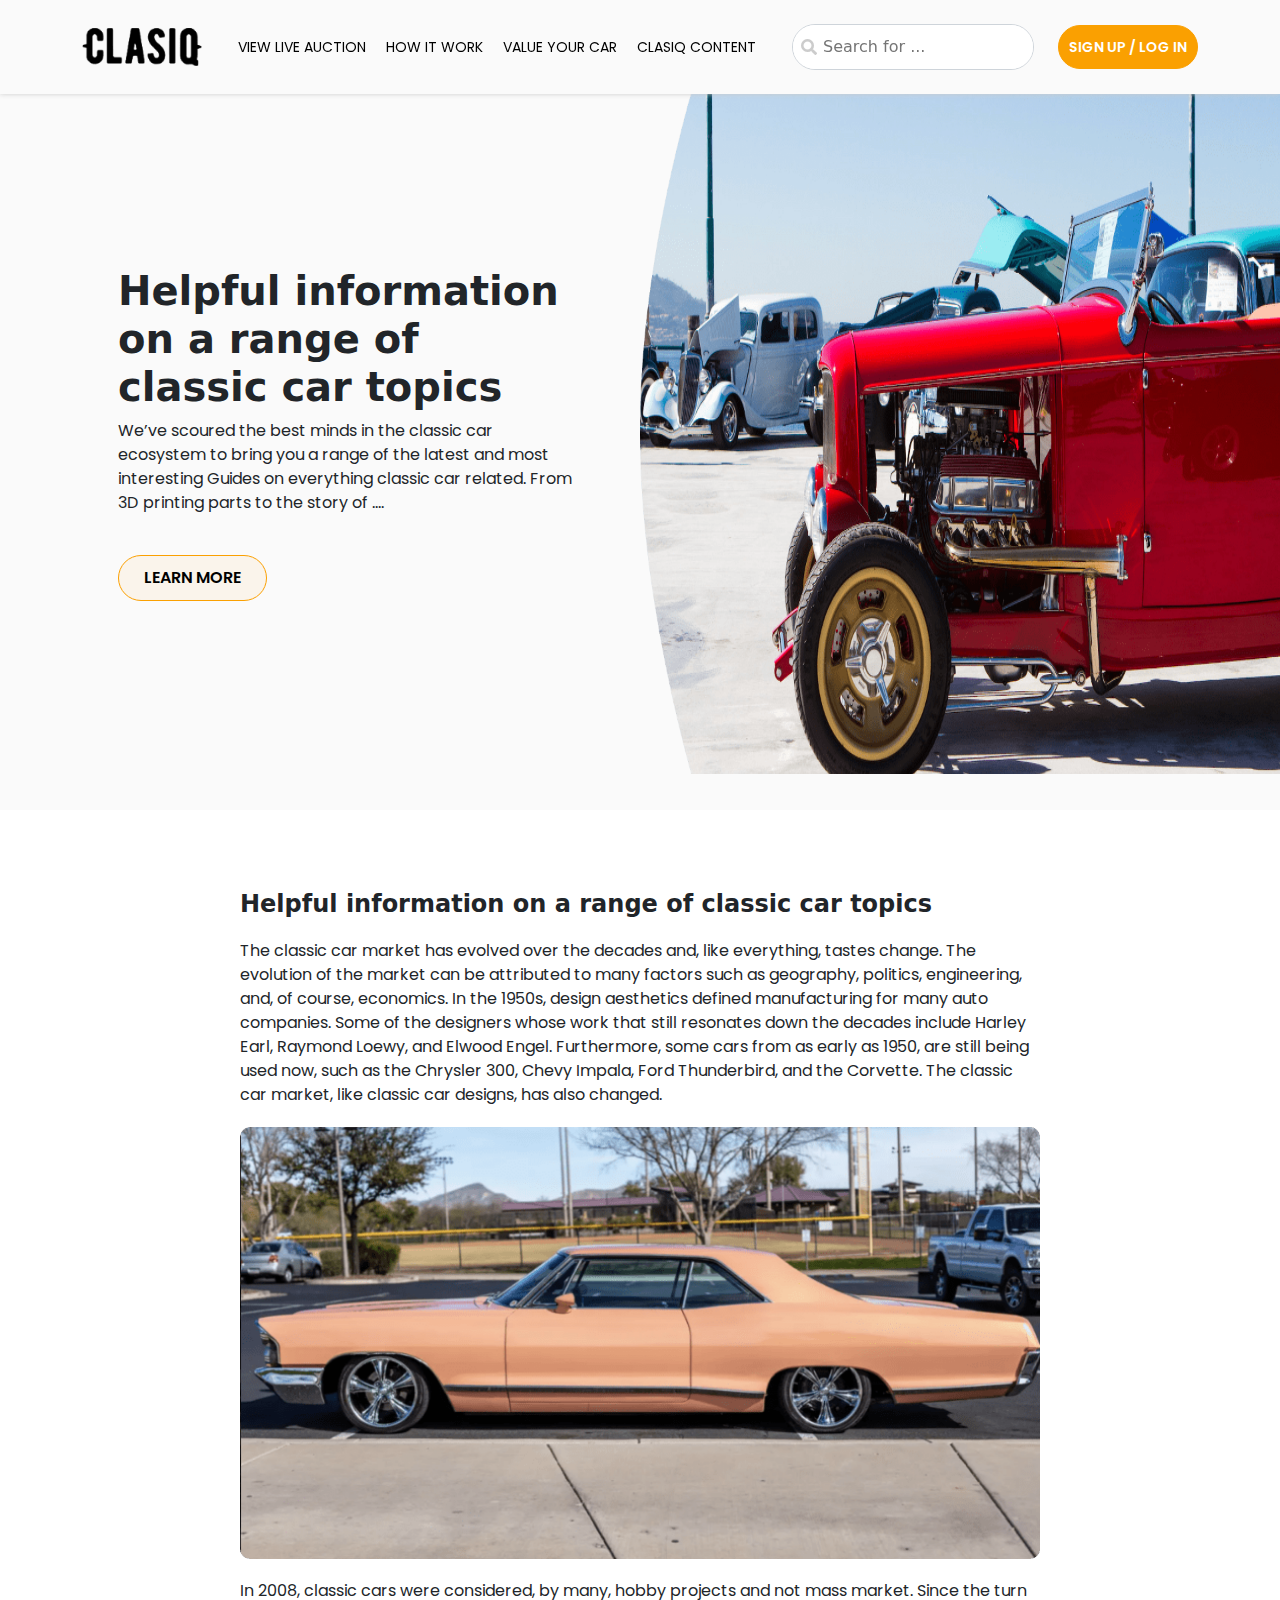
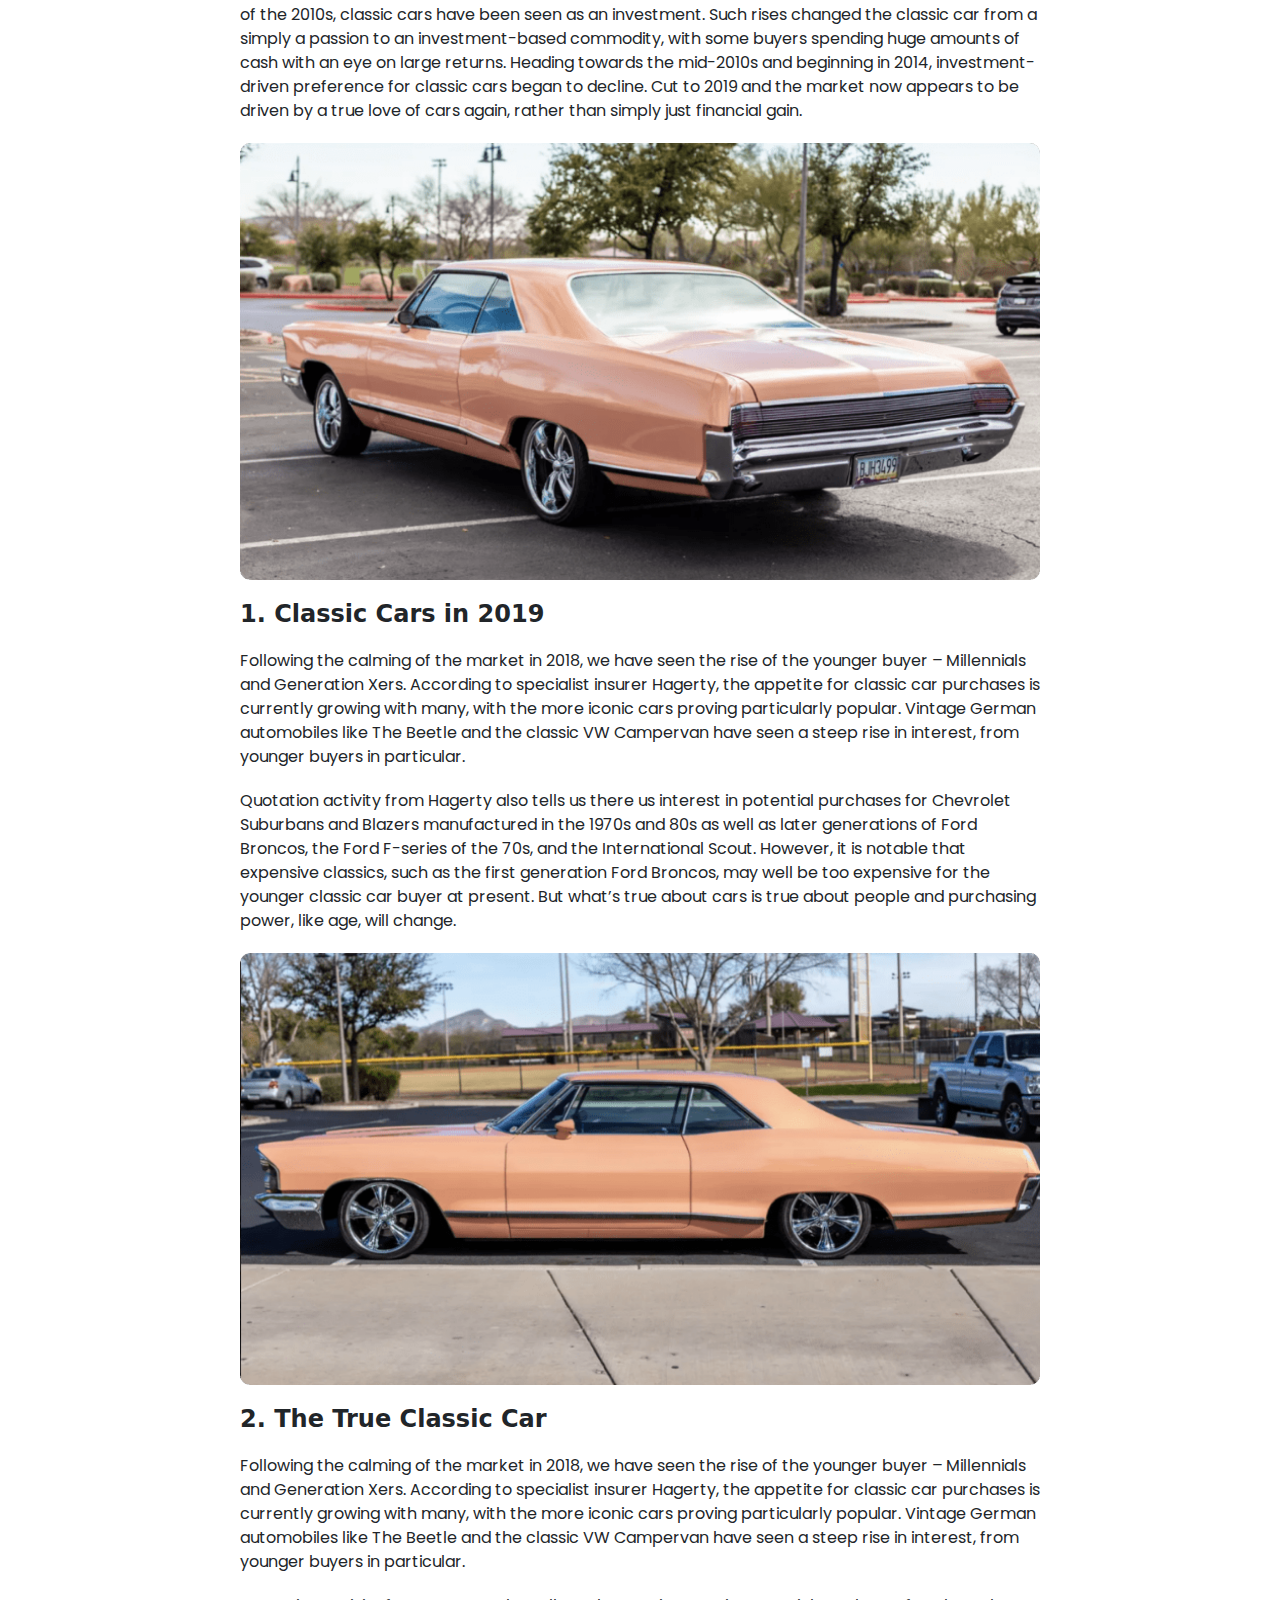
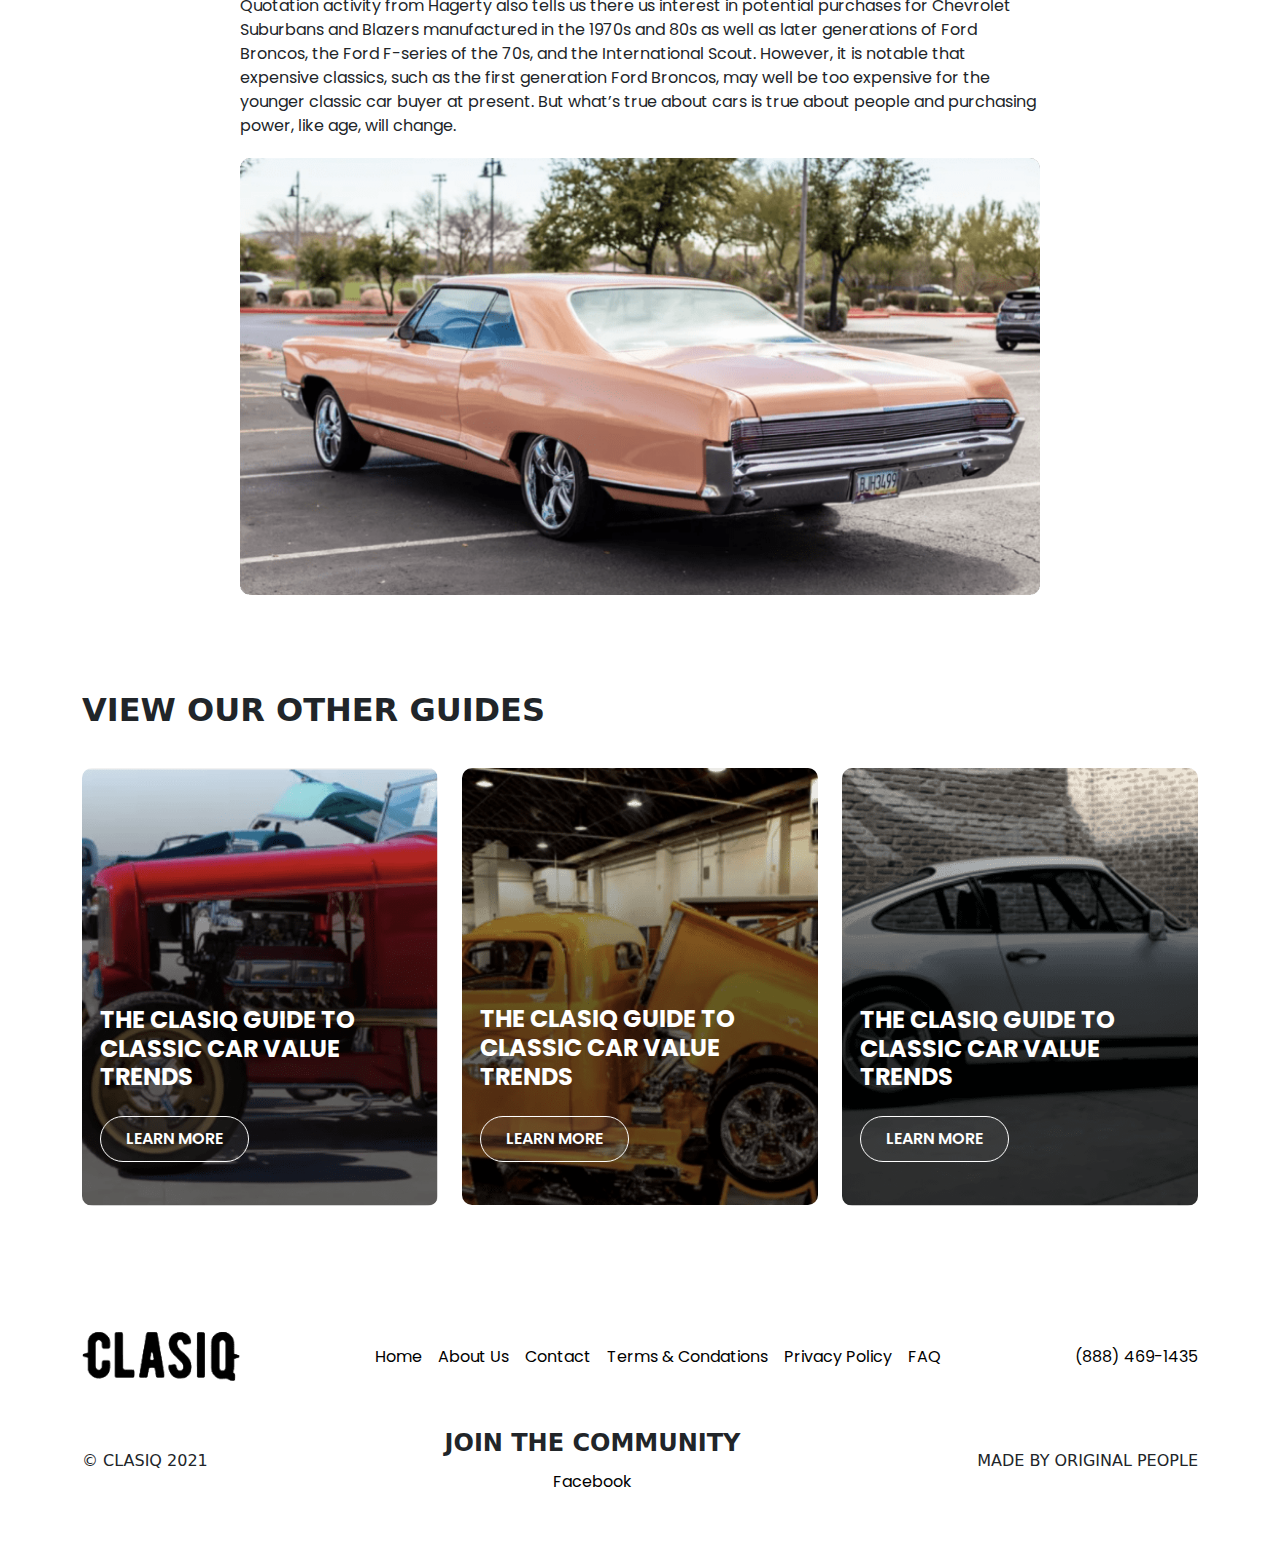
<file: guide-detail.html>
<!DOCTYPE html>
<html lang="en">
<head>
    <meta charset="UTF-8">
    <meta http-equiv="X-UA-Compatible" content="IE=edge">
    <meta name="viewport" content="width=device-width, initial-scale=1.0">
    <title>Clasiq : Home Page</title>
    <link rel="icon" href="images/favicon.png" sizes="32x32" type="image/png">
    <!-- clasiq style sheets -->
    <link rel="stylesheet" href="css/all.min.css">
    <link rel="stylesheet" href="css/bootstrap.min.css">
    <link rel="stylesheet" href="css/slick-theme.css">
    <link rel="stylesheet" href="css/slick.css">
    <link rel="stylesheet" href="css/developer.css">
</head>
<body class="half-gray">
    <!-- header start -->
    <header class="header py-4 bg-gray">
        <div class="container position-relative">
            <div class="d-flex justify-content-between align-items-center">
                <div class="logo">
                    <a href="index.html"><img src="images/logo.png" alt="Clasiq" class="img-fluid logo-image"></a>
                </div>
                <div class="menu">
                    <span class="close-menu only-mobile"></span>
                    <ul class="menu-wrapper list-unstyled mb-0">
                        <li class="menu-item level-1 position-relative"><a href="javascript:void(0);" class="menu-link text-uppercase">View Live Auction</a>
                            <ul class="level-2 list-unstyled position-absolute">
                                <li class="d-block"><a href="live-auctions.html" class="menu-link text-uppercase">Live auctions</a></li>
                                <li class="d-block"><a href="completed-auctions.html" class="menu-link text-uppercase">Completed auctions</a></li>
                            </ul>
                        </li>
                        <li class="menu-item position-relative"><a href="javascript:void(0);" class="menu-link text-uppercase">How it work</a></li>
                        <li class="menu-item position-relative"><a href="javascript:void(0);" class="menu-link text-uppercase">Value your car</a></li>
                        <li class="menu-item position-relative"><a href="clasiq-content.html" class="menu-link text-uppercase">Clasiq content</a></li>
                        <li class="menu-item position-relative only-mobile"><a href="javascript:void(0);" class="menu-link text-uppercase open-popup-modal" data-target="login_popup">Login</a></li>
                        <li class="menu-item position-relative only-mobile"><a href="javascript:void(0);" class="menu-link text-uppercase open-popup-modal" data-target="signup_popup">Sign Up</a></li>
                    </ul> 
                </div>
                
                <div class="d-flex align-items-center">
                    <div class="search-wrapper mr-4">
                        <div class="search position-relative form-control">
                            <i class="fas fa-search"></i>
                            <input type="text" class="header-search" placeholder="Search for ...">
                        </div>
                    </div>
                    <div class="login-signup">
                        <a href="javascript:void(0);" class="login-signup-btn text-uppercase"><span class="open-popup-modal" data-target="signup_popup">Sign up</span> / <span class="open-popup-modal" data-target="login_popup">Log in</span></a>
                    </div>
                    <div class="toggle-menu ml-4">
                        <i class="fas fa-bars"></i>
                    </div>
                </div>
            </div>
        </div>
    </header>
    <!-- header end -->
    <section class="banner-section py-5 right-banner article-banner py-5 position-relative" style="background-image: url('images/guide-detail-banner.png');">
        <div class="container">
            <div class="row">
                <div class="col-lg-6 pl-5 ninja-order-2">
                    <div class="banner-text pr-5 py-100">
                        <h1 class="font-weight">Helpful information on a range of classic car topics</h1>
                        <p>We’ve scoured the best minds in the classic car ecosystem to bring you a range of the latest and most interesting Guides on everything classic car related. From 3D printing parts to the story of ….</p>
                        <a href="javascript:void(0);" class="btn theme-btn text-uppercase mt-4">learn more</a>
                    </div>
                </div>
                <div class="col-lg-6 ninja-order-1">
                    <img src="images/mob-guide-detail-banner.png" alt="banner-image" class="img-fluid mobile-image">
                   
                </div>
            </div>
        </div>
    </section>
    <section class="clasiq-content-detail-page my-5">
        <div class="container">
            <div class="clasiq-content-detail py-5">
                <h4 class="heading-2">Helpful information on a range of classic car topics</h4>
                <p>The classic car market has evolved over the decades and, like everything, tastes change. The evolution of the market can be attributed to many factors such as geography, politics, engineering, and, of course, economics. In the 1950s, design aesthetics defined manufacturing for many auto companies. Some of the designers whose work that still resonates down the decades include Harley Earl, Raymond Loewy, and Elwood Engel. Furthermore, some cars from as early as 1950, are still being used now, such as the Chrysler 300, Chevy Impala, Ford Thunderbird, and the Corvette. The classic car market, like classic car designs, has also changed.</p>
                <img class="img-fluid w-100" src="images/car-1.png" alt="">
                <p>In 2008, classic cars were considered, by many, hobby projects and not mass market. Since the turn of the 2010s, classic cars have been seen as an investment. Such rises changed the classic car from a simply a passion to an investment-based commodity, with some buyers spending huge amounts of cash with an eye on large returns. Heading towards the mid-2010s and beginning in 2014, investment-driven preference for classic cars began to decline. Cut to 2019 and the market now appears to be driven by a true love of cars again, rather than simply just financial gain.</p>
                <img class="img-fluid w-100" src="images/car-2.png" alt="">
                <h4 class="heading-2">1. Classic Cars in 2019</h4>
                <p>Following the calming of the market in 2018, we have seen the rise of the younger buyer – Millennials and Generation Xers. According to specialist insurer Hagerty, the appetite for classic car purchases is currently growing with many, with the more iconic cars proving particularly popular. Vintage German automobiles like The Beetle and the classic VW Campervan have seen a steep rise in interest, from younger buyers in particular.</p>
                <p>Quotation activity from Hagerty also tells us there us interest in potential purchases for Chevrolet Suburbans and Blazers manufactured in the 1970s and 80s as well as later generations of Ford Broncos, the Ford F-series of the 70s, and the International Scout. However, it is notable that expensive classics, such as the first generation Ford Broncos, may well be too expensive for the younger classic car buyer at present. But what’s true about cars is true about people and purchasing power, like age, will change.</p>
                <img class="img-fluid w-100" src="images/car-1.png" alt="">
                <h4 class="heading-2">2. The True Classic Car</h4>
                <p>Following the calming of the market in 2018, we have seen the rise of the younger buyer – Millennials and Generation Xers. According to specialist insurer Hagerty, the appetite for classic car purchases is currently growing with many, with the more iconic cars proving particularly popular. Vintage German automobiles like The Beetle and the classic VW Campervan have seen a steep rise in interest, from younger buyers in particular.</p>
                <p>Quotation activity from Hagerty also tells us there us interest in potential purchases for Chevrolet Suburbans and Blazers manufactured in the 1970s and 80s as well as later generations of Ford Broncos, the Ford F-series of the 70s, and the International Scout. However, it is notable that expensive classics, such as the first generation Ford Broncos, may well be too expensive for the younger classic car buyer at present. But what’s true about cars is true about people and purchasing power, like age, will change.</p>
                <img class="img-fluid w-100" src="images/car-2.png" alt="">
            </div>
        </div>
    </section>

    <section class="other-guides my-5">
        <div class="container">
            <div class="d-flex justify-content-between section-header align-items-center flex-wrap">
                <h2 class="heading-1 text-uppercase" >View our other guides</h2>  
            </div>
            <div class="row">
                <div class="col-lg-4">
                    <div class="clasiq-content-card">
                        <a href="javascript:void(0);" class="position-relative">
                            <img class="img-fluid" src="images/guide-1.png" alt="clasiq content" />
                            <div class="card-content">
                                <h4 class="heading-2 text-white text-uppercase">The Clasiq Guide to Classic Car Value Trends</h4>
                                
                                <span  class="btn white-btn text-uppercase mt-3">learn more</span>
                            </div>
                        </a>
                    </div>
                </div>
                <div class="col-lg-4">
                    <div class="clasiq-content-card">
                        <a href="javascript:void(0);" class="position-relative">
                            <img class="img-fluid" src="images/guide-2.png" alt="clasiq content" />
                            <div class="card-content">
                                <h4 class="heading-2 text-white text-uppercase">The Clasiq Guide to Classic Car Value Trends</h4>
                                
                                <span  class="btn white-btn text-uppercase mt-3">learn more</span>
                            </div>
                        </a>
                    </div>
                </div>
                <div class="col-lg-4">
                    <div class="clasiq-content-card">
                        <a href="javascript:void(0);" class="position-relative">
                            <img class="img-fluid" src="images/guide-3.png" alt="clasiq content" />
                            <div class="card-content">
                                <h4 class="heading-2 text-white text-uppercase">The Clasiq Guide to Classic Car Value Trends</h4>
                                
                                <span  class="btn white-btn text-uppercase mt-3">learn more</span>
                            </div>
                        </a>
                    </div>
                </div>
            </div>
        </div>
    </section>

    <!-- footer start -->
    <footer class="footer">
        <div class="container">
            <div class="d-flex flex-wrap justify-content-between footer-upper py-5">
                <div class="logo align-self-center">
                    <a href="index.html">
                        <img src="images/logo.png" alt="clasiq" class="img-fluid"> 
                    </a>
                </div>
                <div class="footer-menu align-self-center">
                    <ul class="list-unstyled d-flex flex-wrap mb-0">
                        <li><a href="index.html" class="text-black p-2 hover-theme">Home</a></li>
                        <li><a href="javascript:void(0);" class="text-black p-2 hover-theme">About Us</a></li>
                        <li><a href="contact-us.html" class="text-black p-2 hover-theme">Contact</a></li>
                        <li><a href="javascript:void(0);" class="text-black p-2 hover-theme">Terms & Condations</a></li>
                        <li><a href="javascript:void(0);" class="text-black p-2 hover-theme">Privacy Policy</a></li>
                        <li><a href="faq.html" class="text-black p-2 hover-theme">FAQ</a></li>
                    </ul>
                </div>
                <div class="footer-contact align-self-center">
                    <a href="" class="text-black hover-theme">(888) 469-1435</a>
                </div>
            </div>
            <div class="footer-down d-flex flex-wrap justify-content-between mb-5">
                <div class="align-self-center">© CLASIQ 2021</div>
                <div class="align-self-center text-center">
                    <h4 class="heading-3 text-uppercase">Join the community</h4>
                    <a href="javascript:void(0);" class="text-black mt-1 hover-theme">Facebook</a>
                </div>
                <div class="align-self-center">MADE BY ORIGINAL PEOPLE </div>
            </div>
        </div>
    </footer>
    <!-- footer end -->
<!-- login-modal -->
    <div class="popup-modal" id="login_popup">
        <span class="close-popup"></span>
        <div class="popup-content">
            <a href="javascript:void(0);" class="close-popup close-btn text-white"><i class="fas fa-times mr-2"></i> Close</a>
            <div class="row align-items-center">
                <div class="col-lg-5">
                    <div>
                        <h2 class="heading-1 text-uppercase text-white">
                            Create a new account
                        </h2>
                        <a href="javascript:void(0);" class="btn white-btn text-uppercase mt-3 open-popup-modal" data-target="signup_popup">Sign Up</a>
                    </div>
                </div>
                <div class="col-lg-7">
                    <div class="form-wrap bg-white">
                        <form action="">
                            <h4 class="heading-3 mb-5">Sign In</h4>
                            <div class="form-floating outline-lable mb-4">
                                <input type="email" class="form-control" id="floatingInput" placeholder="name@example.com">
                                <label for="floatingInput">Email address</label>
                            </div>
                            <div class="form-floating outline-lable mb-4">
                                <input type="password" class="form-control" id="floatingPassword" placeholder="Password">
                                <label for="floatingPassword">Password</label>
                            </div>
                            <div class="mb-4">
                                <a href="javascript:void(0);" class="text-black font-bold forgot-password hover-theme">Forgot our password?</a>
                            </div>
                            <a href="javascript:void(0);" class="btn theme-btn text-uppercase">Submit</a>
                            <span class="only-mobile mt-3 open-popup-modal" data-target="signup_popup">Create a new account. <span class="text-theme">SIGN UP</span></span>
                        </form>
                    </div>
                </div>
            </div>
        </div>
    </div>
    <!-- signup modal -->
    <div class="popup-modal" id="signup_popup">
        <span class="close-popup"></span>
        <div class="popup-content">
            <a href="javascript:void(0);" class="close-popup close-btn text-white"><i class="fas fa-times mr-2"></i> Close</a>
            <div class="row align-items-center">
                <div class="col-lg-5">
                    <div>
                        <h2 class="heading-1 text-uppercase text-white">
                            Already have an account?
                        </h2>
                        <a href="javascript:void(0);" class="btn white-btn text-uppercase mt-3 open-popup-modal" data-target="login_popup">Sign In</a>
                    </div>
                </div>
                <div class="col-lg-7">
                    <div class="form-wrap bg-white">
                        <form action="">
                            <h4 class="heading-3 mb-5">Sign Up</h4>
                            <div class="form-floating outline-lable mb-4">
                                <input type="email" class="form-control" id="floatingInput" placeholder="name@example.com">
                                <label for="floatingInput">Email address</label>
                            </div>
                            <div class="form-floating outline-lable mb-4">
                                <input type="text" class="form-control" id="floatingInput" placeholder="Username">
                                <label for="floatingInput">Username</label>
                            </div>
                            <div class="form-floating outline-lable mb-4">
                                <input type="password" class="form-control" id="floatingPassword" placeholder="Password">
                                <label for="floatingPassword">Password</label>
                            </div>
                            <div class="form-floating outline-lable mb-4">
                                <input type="password" class="form-control" id="floatingPassword" placeholder="Password">
                                <label for="floatingPassword">Confirm Password</label>
                            </div>
                            <div class="mb-4">
                                <div class="form-check">
                                    <input class="form-check-input" type="checkbox" value="" id="Policy">
                                    <label class="form-check-label" for="Policy">
                                        I accept the Terms & Conditions and Privacy Policy.
                                    </label>
                                  </div>
                                  <div class="form-check">
                                    <input class="form-check-input" type="checkbox" value="" id="Subscribe">
                                    <label class="form-check-label" for="Subscribe">
                                        Subscribe to the Clasiq weekly email
                                    </label>
                                  </div>
                            </div>
                            <a href="javascript:void(0);" class="btn theme-btn text-uppercase">Sign Up</a>
                            <span class="only-mobile mt-3 open-popup-modal" data-target="login_popup">Already have a account? <span class="text-theme">SIGN IN</span></span>
                        </form>
                    </div>
                </div>
            </div>
        </div>
    </div>
    <!-- clasiq scripts -->
    <script src="js/jquery-3.5.min.js"></script>
    <script src="js/bootstrap.bundle.min.js"></script>
    <script src="js/developer.js"></script>
</body>
</html>
</file>
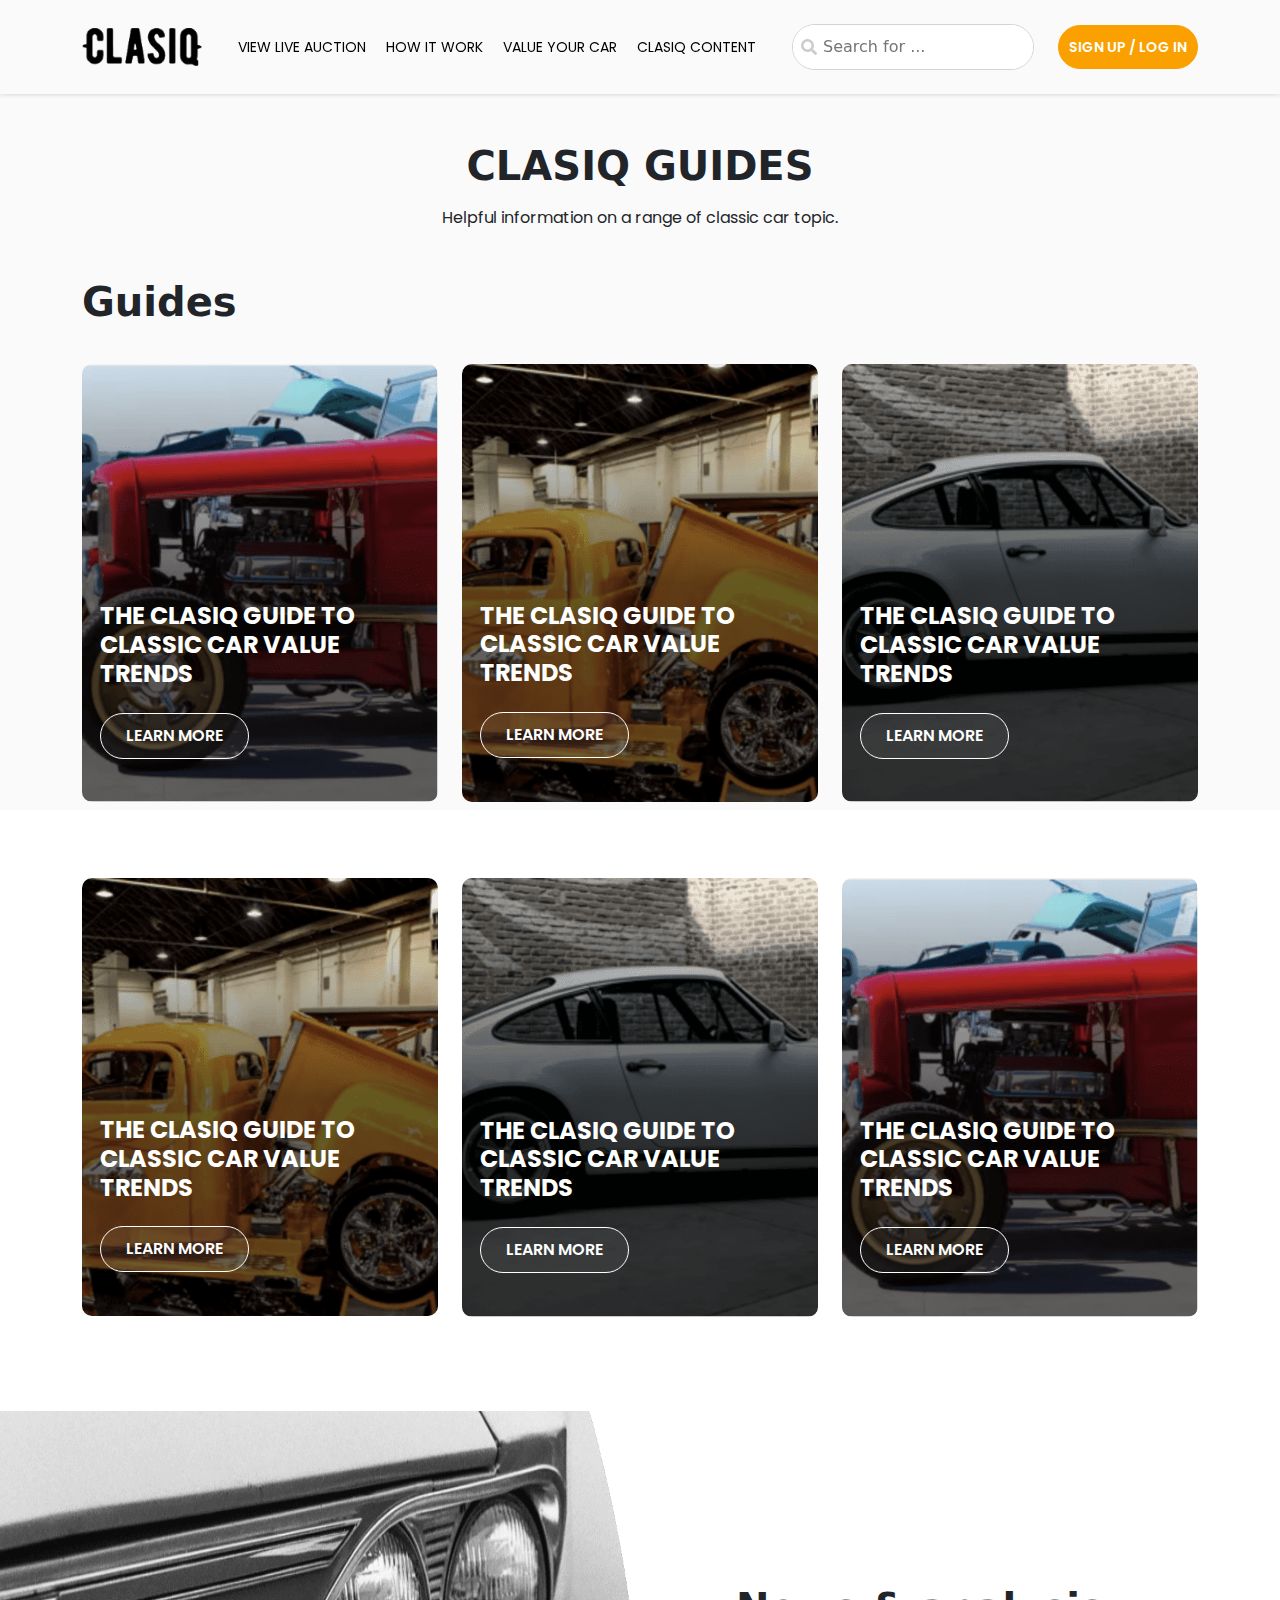
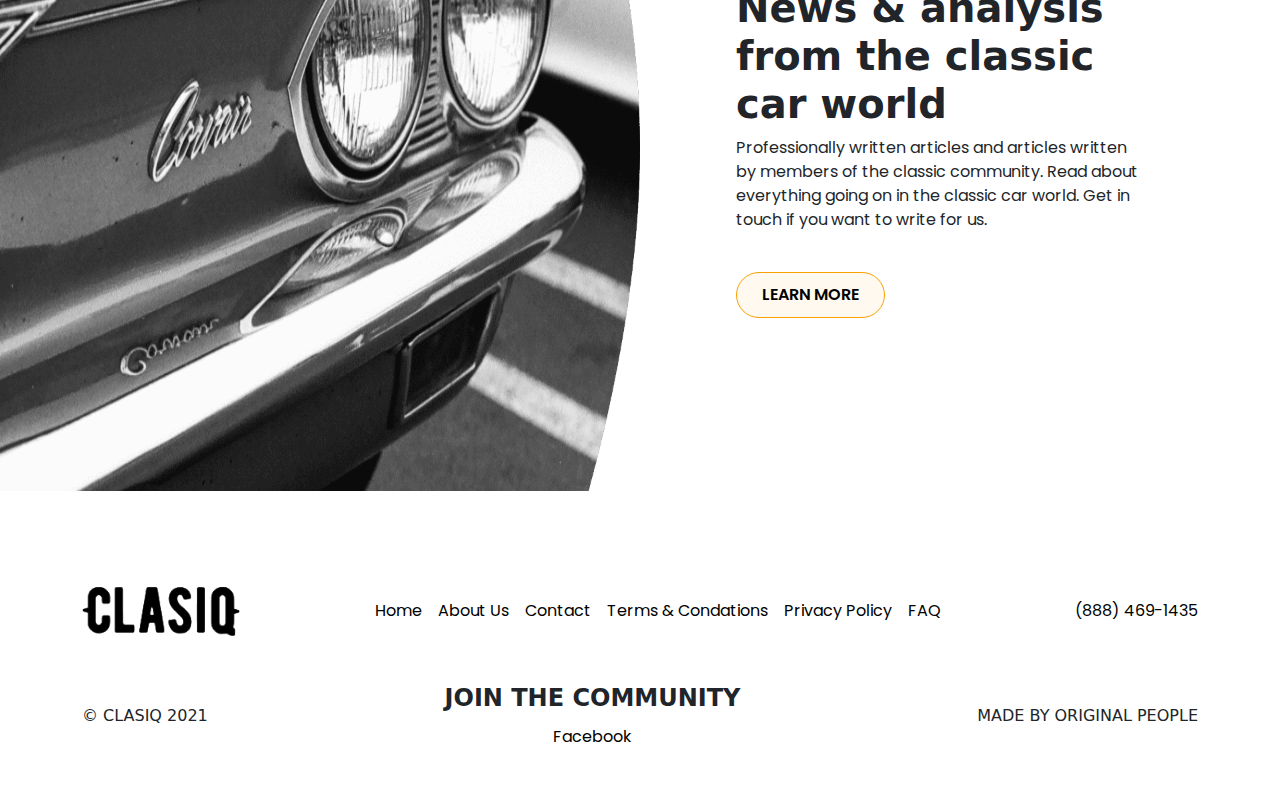
<file: guides.html>
<!DOCTYPE html>
<html lang="en">
<head>
    <meta charset="UTF-8">
    <meta http-equiv="X-UA-Compatible" content="IE=edge">
    <meta name="viewport" content="width=device-width, initial-scale=1.0">
    <title>Clasiq : Home Page</title>
    <link rel="icon" href="images/favicon.png" sizes="32x32" type="image/png">
    <!-- clasiq style sheets -->
    <link rel="stylesheet" href="css/all.min.css">
    <link rel="stylesheet" href="css/bootstrap.min.css">
    <link rel="stylesheet" href="css/slick-theme.css">
    <link rel="stylesheet" href="css/slick.css">
    <link rel="stylesheet" href="css/developer.css">
</head>
<body class="half-gray">
    <!-- header start -->
    <header class="header py-4 bg-gray">
        <div class="container position-relative">
            <div class="d-flex justify-content-between align-items-center">
                <div class="logo">
                    <a href="index.html"><img src="images/logo.png" alt="Clasiq" class="img-fluid logo-image"></a>
                </div>
                <div class="menu">
                    <span class="close-menu only-mobile"></span>
                    <ul class="menu-wrapper list-unstyled mb-0">
                        <li class="menu-item level-1 position-relative"><a href="javascript:void(0);" class="menu-link text-uppercase">View Live Auction</a>
                            <ul class="level-2 list-unstyled position-absolute">
                                <li class="d-block"><a href="live-auctions.html" class="menu-link text-uppercase">Live auctions</a></li>
                                <li class="d-block"><a href="completed-auctions.html" class="menu-link text-uppercase">Completed auctions</a></li>
                            </ul>
                        </li>
                        <li class="menu-item position-relative"><a href="javascript:void(0);" class="menu-link text-uppercase">How it work</a></li>
                        <li class="menu-item position-relative"><a href="javascript:void(0);" class="menu-link text-uppercase">Value your car</a></li>
                        <li class="menu-item position-relative"><a href="clasiq-content.html" class="menu-link text-uppercase">Clasiq content</a></li>
                        <li class="menu-item position-relative only-mobile"><a href="javascript:void(0);" class="menu-link text-uppercase open-popup-modal" data-target="login_popup">Login</a></li>
                        <li class="menu-item position-relative only-mobile"><a href="javascript:void(0);" class="menu-link text-uppercase open-popup-modal" data-target="signup_popup">Sign Up</a></li>
                    </ul> 
                </div>
                
                <div class="d-flex align-items-center">
                    <div class="search-wrapper mr-4">
                        <div class="search position-relative form-control">
                            <i class="fas fa-search"></i>
                            <input type="text" class="header-search" placeholder="Search for ...">
                        </div>
                    </div>
                    <div class="login-signup">
                        <a href="javascript:void(0);" class="login-signup-btn text-uppercase"><span class="open-popup-modal" data-target="signup_popup">Sign up</span> / <span class="open-popup-modal" data-target="login_popup">Log in</span></a>
                    </div>
                    <div class="toggle-menu ml-4">
                        <i class="fas fa-bars"></i>
                    </div>
                </div>
            </div>
        </div>
    </header>
    <!-- header end -->
    <section class="guides-page">
        <div class="container">
            <div class="small-width-header text-center my-5">
                <h1 class="heading-1 mb-3">CLASIQ GUIDES</h1>
                <p class="mt-0">Helpful information on a range of classic car topic.</p>
            </div>
            <div class="d-flex justify-content-between section-header align-items-center flex-wrap">
                <h1 class="heading-1">Guides</h1> 
                
            </div>
            <div class="row">
                <div class="col-lg-4 mb-3">
                    <div class="clasiq-content-card">
                        <a href="javascript:void(0);" class="position-relative">
                            <img class="img-fluid" src="images/guide-1.png" alt="clasiq content" />
                            <div class="card-content">
                                <h4 class="heading-2 text-white text-uppercase">The Clasiq Guide to Classic Car Value Trends</h4>
                                
                                <span  class="btn white-btn text-uppercase mt-3">learn more</span>
                            </div>
                        </a>
                    </div>
                </div>
                <div class="col-lg-4 mb-3">
                    <div class="clasiq-content-card">
                        <a href="javascript:void(0);" class="position-relative">
                            <img class="img-fluid" src="images/guide-2.png" alt="clasiq content" />
                            <div class="card-content">
                                <h4 class="heading-2 text-white text-uppercase">The Clasiq Guide to Classic Car Value Trends</h4>
                                
                                <span  class="btn white-btn text-uppercase mt-3">learn more</span>
                            </div>
                        </a>
                    </div>
                </div>
                <div class="col-lg-4 mb-3">
                    <div class="clasiq-content-card">
                        <a href="javascript:void(0);" class="position-relative">
                            <img class="img-fluid" src="images/guide-3.png" alt="clasiq content" />
                            <div class="card-content">
                                <h4 class="heading-2 text-white text-uppercase">The Clasiq Guide to Classic Car Value Trends</h4>
                                
                                <span  class="btn white-btn text-uppercase mt-3">learn more</span>
                            </div>
                        </a>
                    </div>
                </div>
                <div class="col-lg-4 mb-3">
                    <div class="clasiq-content-card">
                        <a href="javascript:void(0);" class="position-relative">
                            <img class="img-fluid" src="images/guide-2.png" alt="clasiq content" />
                            <div class="card-content">
                                <h4 class="heading-2 text-white text-uppercase">The Clasiq Guide to Classic Car Value Trends</h4>
                                
                                <span  class="btn white-btn text-uppercase mt-3">learn more</span>
                            </div>
                        </a>
                    </div>
                </div>
                <div class="col-lg-4 mb-3">
                    <div class="clasiq-content-card">
                        <a href="javascript:void(0);" class="position-relative">
                            <img class="img-fluid" src="images/guide-3.png" alt="clasiq content" />
                            <div class="card-content">
                                <h4 class="heading-2 text-white text-uppercase">The Clasiq Guide to Classic Car Value Trends</h4>
                                
                                <span  class="btn white-btn text-uppercase mt-3">learn more</span>
                            </div>
                        </a>
                    </div>
                </div>
                <div class="col-lg-4 mb-3">
                    <div class="clasiq-content-card">
                        <a href="javascript:void(0);" class="position-relative">
                            <img class="img-fluid" src="images/guide-1.png" alt="clasiq content" />
                            <div class="card-content">
                                <h4 class="heading-2 text-white text-uppercase">The Clasiq Guide to Classic Car Value Trends</h4>
                                
                                <span  class="btn white-btn text-uppercase mt-3">learn more</span>
                            </div>
                        </a>
                    </div>
                </div>
            </div>
        </div>
    </section>


    <section class="banner-section my-5 left-banner guide-banner py-5">
        <div class="container">
            <div class="row">
                <div class="col-lg-6 position-relative">
                    <img src="images/mob-guides-banner.png" alt="banner-image" class="img-fluid mobile-image">
                   
                </div>
                <div class="col-lg-6 pl-5">
                    <div class="banner-text pl-5">
                        <h1 class="font-weight">News & analysis from the classic car world</h1>
                        <p>Professionally written articles and articles written by members of the classic community. Read about everything going on in the classic car world. Get in touch if you want to write for us.</p>
                        <a href="javascript:void(0);" class="btn theme-btn text-uppercase mt-4">learn more</a>
                    </div>
                </div>
            </div>
        </div>
    </section>
    <!-- footer start -->
    <footer class="footer">
        <div class="container">
            <div class="d-flex flex-wrap justify-content-between footer-upper py-5">
                <div class="logo align-self-center">
                    <a href="index.html">
                        <img src="images/logo.png" alt="clasiq" class="img-fluid"> 
                    </a>
                </div>
                <div class="footer-menu align-self-center">
                    <ul class="list-unstyled d-flex flex-wrap mb-0">
                        <li><a href="index.html" class="text-black p-2 hover-theme">Home</a></li>
                        <li><a href="javascript:void(0);" class="text-black p-2 hover-theme">About Us</a></li>
                        <li><a href="contact-us.html" class="text-black p-2 hover-theme">Contact</a></li>
                        <li><a href="javascript:void(0);" class="text-black p-2 hover-theme">Terms & Condations</a></li>
                        <li><a href="javascript:void(0);" class="text-black p-2 hover-theme">Privacy Policy</a></li>
                        <li><a href="faq.html" class="text-black p-2 hover-theme">FAQ</a></li>
                    </ul>
                </div>
                <div class="footer-contact align-self-center">
                    <a href="" class="text-black hover-theme">(888) 469-1435</a>
                </div>
            </div>
            <div class="footer-down d-flex flex-wrap justify-content-between mb-5">
                <div class="align-self-center">© CLASIQ 2021</div>
                <div class="align-self-center text-center">
                    <h4 class="heading-3 text-uppercase">Join the community</h4>
                    <a href="javascript:void(0);" class="text-black mt-1 hover-theme">Facebook</a>
                </div>
                <div class="align-self-center">MADE BY ORIGINAL PEOPLE </div>
            </div>
        </div>
    </footer>
    <!-- footer end -->
<!-- login-modal -->
    <div class="popup-modal" id="login_popup">
        <span class="close-popup"></span>
        <div class="popup-content">
            <a href="javascript:void(0);" class="close-popup close-btn text-white"><i class="fas fa-times mr-2"></i> Close</a>
            <div class="row align-items-center">
                <div class="col-lg-5">
                    <div>
                        <h2 class="heading-1 text-uppercase text-white">
                            Create a new account
                        </h2>
                        <a href="javascript:void(0);" class="btn white-btn text-uppercase mt-3 open-popup-modal" data-target="signup_popup">Sign Up</a>
                    </div>
                </div>
                <div class="col-lg-7">
                    <div class="form-wrap bg-white">
                        <form action="">
                            <h4 class="heading-3 mb-5">Sign In</h4>
                            <div class="form-floating outline-lable mb-4">
                                <input type="email" class="form-control" id="floatingInput" placeholder="name@example.com">
                                <label for="floatingInput">Email address</label>
                            </div>
                            <div class="form-floating outline-lable mb-4">
                                <input type="password" class="form-control" id="floatingPassword" placeholder="Password">
                                <label for="floatingPassword">Password</label>
                            </div>
                            <div class="mb-4">
                                <a href="javascript:void(0);" class="text-black font-bold forgot-password hover-theme">Forgot our password?</a>
                            </div>
                            <a href="javascript:void(0);" class="btn theme-btn text-uppercase">Submit</a>
                            <span class="only-mobile mt-3 open-popup-modal" data-target="signup_popup">Create a new account. <span class="text-theme">SIGN UP</span></span>
                        </form>
                    </div>
                </div>
            </div>
        </div>
    </div>
    <!-- signup modal -->
    <div class="popup-modal" id="signup_popup">
        <span class="close-popup"></span>
        <div class="popup-content">
            <a href="javascript:void(0);" class="close-popup close-btn text-white"><i class="fas fa-times mr-2"></i> Close</a>
            <div class="row align-items-center">
                <div class="col-lg-5">
                    <div>
                        <h2 class="heading-1 text-uppercase text-white">
                            Already have an account?
                        </h2>
                        <a href="javascript:void(0);" class="btn white-btn text-uppercase mt-3 open-popup-modal" data-target="login_popup">Sign In</a>
                    </div>
                </div>
                <div class="col-lg-7">
                    <div class="form-wrap bg-white">
                        <form action="">
                            <h4 class="heading-3 mb-5">Sign Up</h4>
                            <div class="form-floating outline-lable mb-4">
                                <input type="email" class="form-control" id="floatingInput" placeholder="name@example.com">
                                <label for="floatingInput">Email address</label>
                            </div>
                            <div class="form-floating outline-lable mb-4">
                                <input type="text" class="form-control" id="floatingInput" placeholder="Username">
                                <label for="floatingInput">Username</label>
                            </div>
                            <div class="form-floating outline-lable mb-4">
                                <input type="password" class="form-control" id="floatingPassword" placeholder="Password">
                                <label for="floatingPassword">Password</label>
                            </div>
                            <div class="form-floating outline-lable mb-4">
                                <input type="password" class="form-control" id="floatingPassword" placeholder="Password">
                                <label for="floatingPassword">Confirm Password</label>
                            </div>
                            <div class="mb-4">
                                <div class="form-check">
                                    <input class="form-check-input" type="checkbox" value="" id="Policy">
                                    <label class="form-check-label" for="Policy">
                                        I accept the Terms & Conditions and Privacy Policy.
                                    </label>
                                  </div>
                                  <div class="form-check">
                                    <input class="form-check-input" type="checkbox" value="" id="Subscribe">
                                    <label class="form-check-label" for="Subscribe">
                                        Subscribe to the Clasiq weekly email
                                    </label>
                                  </div>
                            </div>
                            <a href="javascript:void(0);" class="btn theme-btn text-uppercase">Sign Up</a>
                            <span class="only-mobile mt-3 open-popup-modal" data-target="login_popup">Already have a account? <span class="text-theme">SIGN IN</span></span>
                        </form>
                    </div>
                </div>
            </div>
        </div>
    </div>
    <!-- clasiq scripts -->
    <script src="js/jquery-3.5.min.js"></script>
    <script src="js/bootstrap.bundle.min.js"></script>
    <script src="js/developer.js"></script>
</body>
</html>
</file>
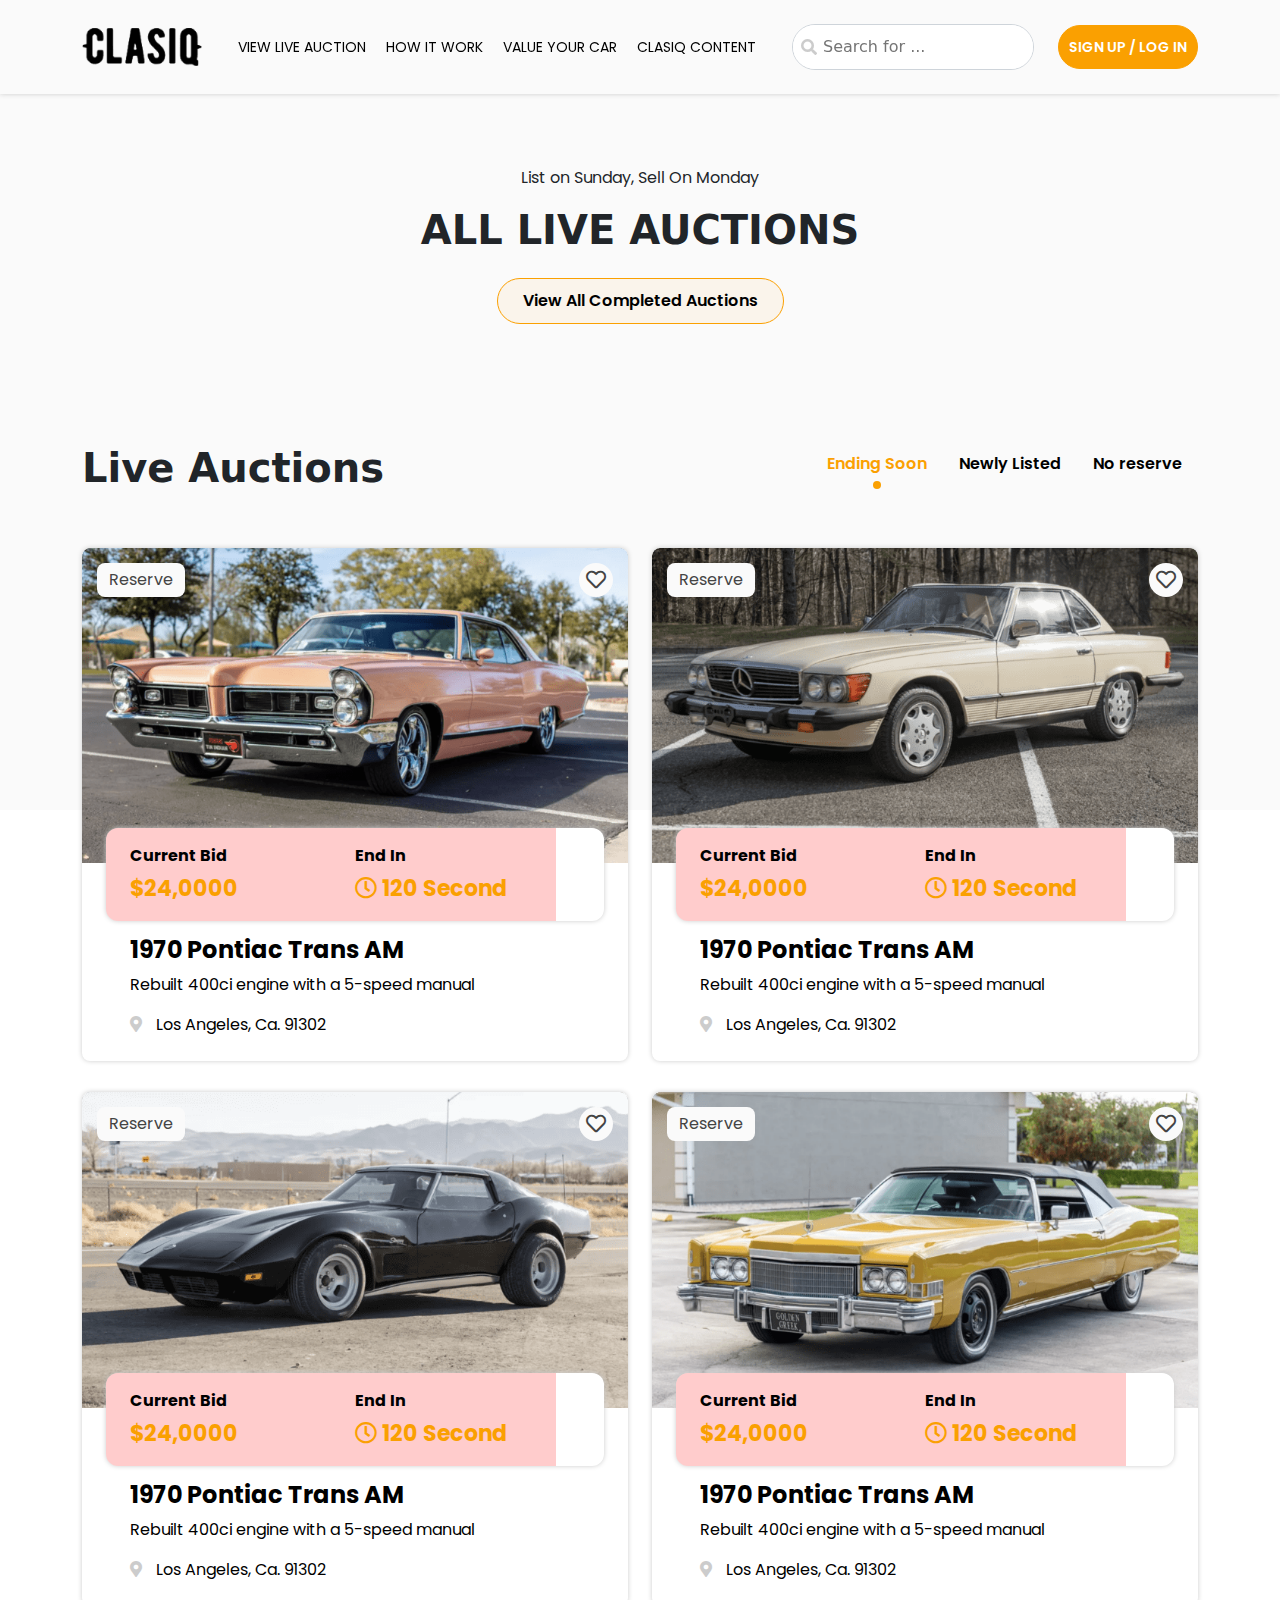
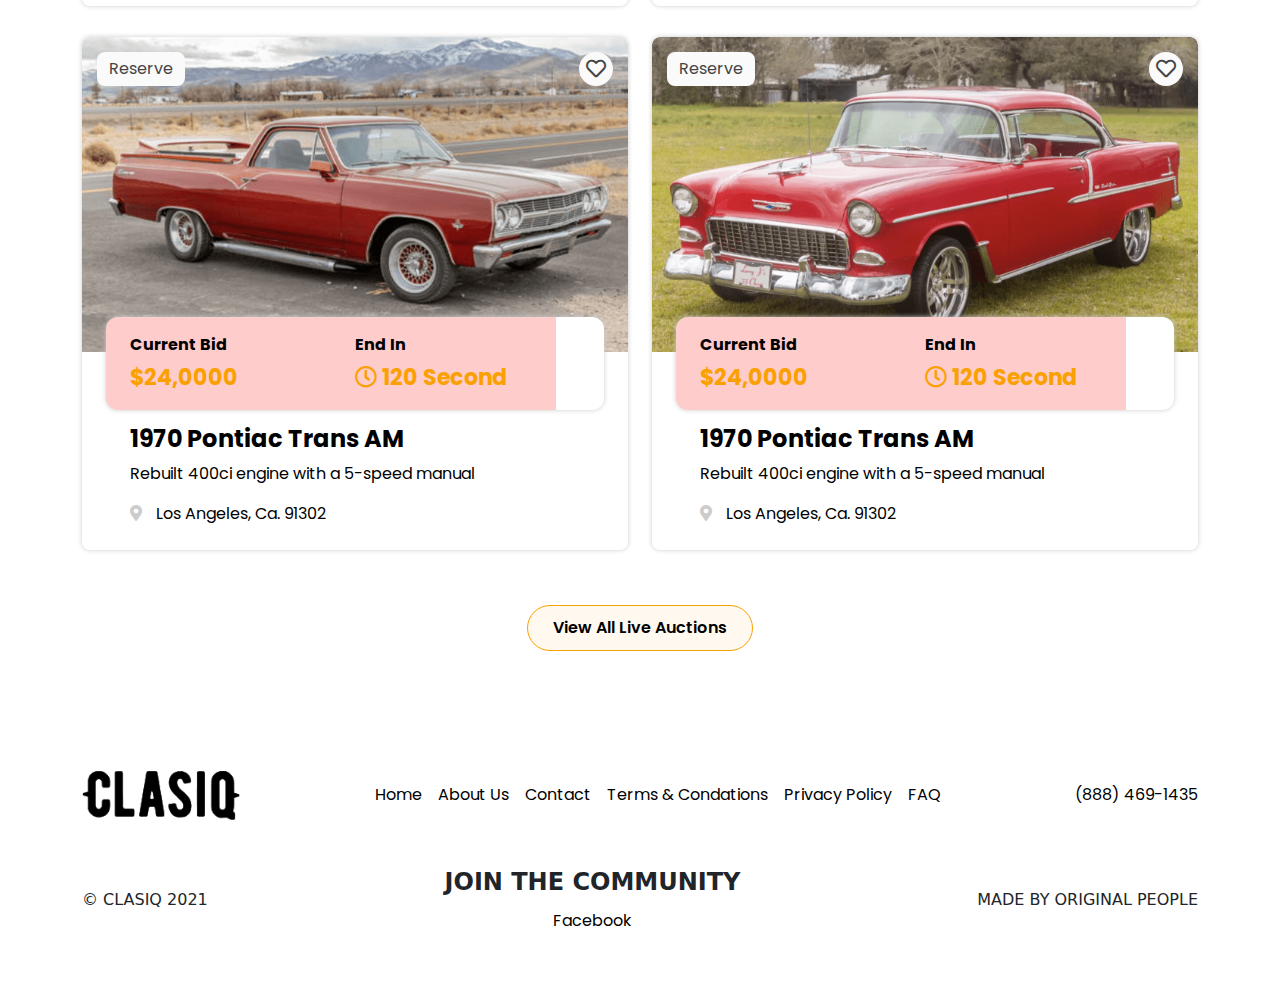
<file: live-auctions.html>
<!DOCTYPE html>
<html lang="en">
<head>
    <meta charset="UTF-8">
    <meta http-equiv="X-UA-Compatible" content="IE=edge">
    <meta name="viewport" content="width=device-width, initial-scale=1.0">
    <title>Clasiq : Home Page</title>
    <link rel="icon" href="images/favicon.png" sizes="32x32" type="image/png">
    <!-- clasiq style sheets -->
    <link rel="stylesheet" href="css/all.min.css">
    <link rel="stylesheet" href="css/bootstrap.min.css">
    <link rel="stylesheet" href="css/slick-theme.css">
    <link rel="stylesheet" href="css/slick.css">
    <link rel="stylesheet" href="css/developer.css">
</head>
<body class="half-gray">
    <!-- header start -->
    <header class="header py-4 bg-gray">
        <div class="container position-relative">
            <div class="d-flex justify-content-between align-items-center">
                <div class="logo">
                    <a href="index.html"><img src="images/logo.png" alt="Clasiq" class="img-fluid logo-image"></a>
                </div>
                <div class="menu">
                    <span class="close-menu only-mobile"></span>
                    <ul class="menu-wrapper list-unstyled mb-0">
                        <li class="menu-item level-1 position-relative"><a href="javascript:void(0);" class="menu-link text-uppercase">View Live Auction</a>
                            <ul class="level-2 list-unstyled position-absolute">
                                <li class="d-block"><a href="live-auctions.html" class="menu-link text-uppercase">Live auctions</a></li>
                                <li class="d-block"><a href="completed-auctions.html" class="menu-link text-uppercase">Completed auctions</a></li>
                            </ul>
                        </li>
                        <li class="menu-item position-relative"><a href="javascript:void(0);" class="menu-link text-uppercase">How it work</a></li>
                        <li class="menu-item position-relative"><a href="javascript:void(0);" class="menu-link text-uppercase">Value your car</a></li>
                        <li class="menu-item position-relative"><a href="clasiq-content.html" class="menu-link text-uppercase">Clasiq content</a></li>
                        <li class="menu-item position-relative only-mobile"><a href="javascript:void(0);" class="menu-link text-uppercase open-popup-modal" data-target="login_popup">Login</a></li>
                        <li class="menu-item position-relative only-mobile"><a href="javascript:void(0);" class="menu-link text-uppercase open-popup-modal" data-target="signup_popup">Sign Up</a></li>
                    </ul> 
                </div>
                
                <div class="d-flex align-items-center">
                    <div class="search-wrapper mr-4">
                        <div class="search position-relative form-control">
                            <i class="fas fa-search"></i>
                            <input type="text" class="header-search" placeholder="Search for ...">
                        </div>
                    </div>
                    <div class="login-signup">
                        <a href="javascript:void(0);" class="login-signup-btn text-uppercase"><span class="open-popup-modal" data-target="signup_popup">Sign up</span> / <span class="open-popup-modal" data-target="login_popup">Log in</span></a>
                    </div>
                    <div class="toggle-menu ml-4">
                        <i class="fas fa-bars"></i>
                    </div>
                </div>
            </div>
        </div>
    </header>
    <!-- header end -->
    <!-- banner start -->
    <section class="">
        <div class="container">
            <div class="row">
                <div class="col-lg-12 my-5">
                    <div class="py-4 text-center">
                        <p>List on Sunday, Sell On Monday</p>
                        <h1 class="heading-1 mb-4">ALL LIVE AUCTIONS</h1>
                        <a href="completed-auctions.html" class="btn theme-btn">View All Completed Auctions</a>
                    </div>
                </div>
            </div>
        </div>
    </section>
    <!-- banner end -->

    <!-- Auction list start -->
    <section class="auction-section py-5">
        <div class="container">
            <div class="d-flex justify-content-between section-header align-items-center flex-wrap">
                <h1 class="heading-1">Live Auctions</h1> 
                <ul class="nav nav-pills mb-3" id="pills-tab" role="tablist">
                    <li class="nav-item" role="presentation">
                      <button class="nav-link active" id="ending_soon" data-bs-toggle="pill" data-bs-target="#ending_soon_content" type="button" role="tab" aria-controls="ending_soon" aria-selected="true">Ending Soon</button>
                    </li>
                    <li class="nav-item" role="presentation">
                      <button class="nav-link" id="newly_visit" data-bs-toggle="pill" data-bs-target="#newly_visit_content" type="button" role="tab" aria-controls="newly_visit" aria-selected="false">Newly Listed</button>
                    </li>
                    <li class="nav-item" role="presentation">
                      <button class="nav-link" id="no_reserve" data-bs-toggle="pill" data-bs-target="#no_reserve_content" type="button" role="tab" aria-controls="no_reserve" aria-selected="false">No reserve</button>
                    </li>
                  </ul>
            </div>
            <div class="tab-content mt-5" id="pills-tabContent">
                <div class="tab-pane fade show active" id="ending_soon_content" role="tabpanel" aria-labelledby="ending_soon_content">
                    <div class="row">
                        <div class="col-lg-6">
                            <a href="auction-detail.html" class="car-card mb-4">
                                <div class="car-image-wrap position-relative">
                                    <img class="img-fluid car-img" src="images/auction-car-1.png" alt="car image">
                                    <span class="reserve-option position-absolute">Reserve</span>
                                    <span class="wishlist-option position-absolute"><i class="far fa-heart"></i></span>
                                </div>
                                <div class="car-details px-4">
                                    <div class="auction-bid-time px-4 py-3">
                                        <span class="time-slider"></span>
                                        <div class="d-flex position-relative">
                                            <div class="flex-1">
                                                <p class="mb-1 text-black">Current Bid</p>
                                                <p class="bid-amount text-theme mb-0">$24,0000</p>
                                            </div>
                                            <div class="flex-1">
                                                <p class="mb-1 text-black">End In</p>
                                                <p class="auction-time text-theme mb-0"> <i class="far fa-clock"></i> <span class="time-left"></span> Second</p>
                                            </div>
                                        </div>
                                    </div>
                                    <div class="auction-car-details px-4 pb-4">
                                        <h4 class="heading-2 text-black">1970 Pontiac Trans AM</h4>
                                        <p class="text-black">Rebuilt 400ci engine with a 5-speed manual</p>
                                        <div class="address"><i class="fas fa-map-marker-alt"></i> <span class="text-black">Los Angeles, Ca. 91302</span></div>
                                    </div>
                                </div> 
                            </a>
                        </div>
                        <div class="col-lg-6">
                            <a href="auction-detail.html" class="car-card mb-4">
                                <div class="car-image-wrap position-relative">
                                    <img class="img-fluid car-img" src="images/auction-car-2.png" alt="car image">
                                    <span class="reserve-option position-absolute">Reserve</span>
                                    <span class="wishlist-option position-absolute"><i class="far fa-heart"></i></span>
                                </div>
                                <div class="car-details px-4">
                                    <div class="auction-bid-time px-4 py-3">
                                        <span class="time-slider"  ></span>
                                        <div class="d-flex position-relative">
                                            <div class="flex-1">
                                                <p class="mb-1 text-black">Current Bid</p>
                                                <p class="bid-amount text-theme mb-0">$24,0000</p>
                                            </div>
                                            <div class="flex-1">
                                                <p class="mb-1 text-black">End In</p>
                                                <p class="auction-time text-theme mb-0"> <i class="far fa-clock"></i> <span class="time-left"></span> Second</p>
                                            </div>
                                        </div>
                                    </div>
                                    <div class="auction-car-details px-4 pb-4">
                                        <h4 class="heading-2 text-black">1970 Pontiac Trans AM</h4>
                                        <p class="text-black">Rebuilt 400ci engine with a 5-speed manual</p>
                                        <div class="address"><i class="fas fa-map-marker-alt"></i> <span class="text-black">Los Angeles, Ca. 91302</span></div>
                                    </div>
                                </div> 
                            </a>
                        </div>
                        <div class="col-lg-6">
                            <a href="auction-detail.html" class="car-card mb-4">
                                <div class="car-image-wrap position-relative">
                                    <img class="img-fluid car-img" src="images/auction-car-3.png" alt="car image">
                                    <span class="reserve-option position-absolute">Reserve</span>
                                    <span class="wishlist-option position-absolute"><i class="far fa-heart"></i></span>
                                </div>
                                <div class="car-details px-4">
                                    <div class="auction-bid-time px-4 py-3">
                                        <span class="time-slider"  ></span>
                                        <div class="d-flex position-relative">
                                            <div class="flex-1">
                                                <p class="mb-1 text-black">Current Bid</p>
                                                <p class="bid-amount text-theme mb-0">$24,0000</p>
                                            </div>
                                            <div class="flex-1">
                                                <p class="mb-1 text-black">End In</p>
                                                <p class="auction-time text-theme mb-0"> <i class="far fa-clock"></i> <span class="time-left"></span> Second</p>
                                            </div>
                                        </div>
                                    </div>
                                    <div class="auction-car-details px-4 pb-4">
                                        <h4 class="heading-2 text-black">1970 Pontiac Trans AM</h4>
                                        <p class="text-black">Rebuilt 400ci engine with a 5-speed manual</p>
                                        <div class="address"><i class="fas fa-map-marker-alt"></i> <span class="text-black">Los Angeles, Ca. 91302</span></div>
                                    </div>
                                </div> 
                            </a>
                        </div>
                        <div class="col-lg-6">
                            <a href="auction-detail.html" class="car-card mb-4">
                                <div class="car-image-wrap position-relative">
                                    <img class="img-fluid car-img" src="images/auction-car-4.png" alt="car image">
                                    <span class="reserve-option position-absolute">Reserve</span>
                                    <span class="wishlist-option position-absolute"><i class="far fa-heart"></i></span>
                                </div>
                                <div class="car-details px-4">
                                    <div class="auction-bid-time px-4 py-3">
                                        <span class="time-slider"  ></span>
                                        <div class="d-flex position-relative">
                                            <div class="flex-1">
                                                <p class="mb-1 text-black">Current Bid</p>
                                                <p class="bid-amount text-theme mb-0">$24,0000</p>
                                            </div>
                                            <div class="flex-1">
                                                <p class="mb-1 text-black">End In</p>
                                                <p class="auction-time text-theme mb-0"> <i class="far fa-clock"></i> <span class="time-left"></span> Second</p>
                                            </div>
                                        </div>
                                    </div>
                                    <div class="auction-car-details px-4 pb-4">
                                        <h4 class="heading-2 text-black">1970 Pontiac Trans AM</h4>
                                        <p class="text-black">Rebuilt 400ci engine with a 5-speed manual</p>
                                        <div class="address"><i class="fas fa-map-marker-alt"></i> <span class="text-black">Los Angeles, Ca. 91302</span></div>
                                    </div>
                                </div> 
                            </a>
                        </div>
                        <div class="col-lg-6">
                            <a href="auction-detail.html" class="car-card mb-4">
                                <div class="car-image-wrap position-relative">
                                    <img class="img-fluid car-img" src="images/auction-car-5.png" alt="car image">
                                    <span class="reserve-option position-absolute">Reserve</span>
                                    <span class="wishlist-option position-absolute"><i class="far fa-heart"></i></span>
                                </div>
                                <div class="car-details px-4">
                                    <div class="auction-bid-time px-4 py-3">
                                        <span class="time-slider"  ></span>
                                        <div class="d-flex position-relative">
                                            <div class="flex-1">
                                                <p class="mb-1 text-black">Current Bid</p>
                                                <p class="bid-amount text-theme mb-0">$24,0000</p>
                                            </div>
                                            <div class="flex-1">
                                                <p class="mb-1 text-black">End In</p>
                                                <p class="auction-time text-theme mb-0"> <i class="far fa-clock"></i> <span class="time-left"></span> Second</p>
                                            </div>
                                        </div>
                                    </div>
                                    <div class="auction-car-details px-4 pb-4">
                                        <h4 class="heading-2 text-black">1970 Pontiac Trans AM</h4>
                                        <p class="text-black">Rebuilt 400ci engine with a 5-speed manual</p>
                                        <div class="address"><i class="fas fa-map-marker-alt"></i> <span class="text-black">Los Angeles, Ca. 91302</span></div>
                                    </div>
                                </div> 
                            </a>
                        </div>
                        <div class="col-lg-6">
                            <a href="auction-detail.html" class="car-card mb-4">
                                <div class="car-image-wrap position-relative">
                                    <img class="img-fluid car-img" src="images/auction-car-6.png" alt="car image">
                                    <span class="reserve-option position-absolute">Reserve</span>
                                    <span class="wishlist-option position-absolute"><i class="far fa-heart"></i></span>
                                </div>
                                <div class="car-details px-4">
                                    <div class="auction-bid-time px-4 py-3">
                                        <span class="time-slider"  ></span>
                                        <div class="d-flex position-relative">
                                            <div class="flex-1">
                                                <p class="mb-1 text-black">Current Bid</p>
                                                <p class="bid-amount text-theme mb-0">$24,0000</p>
                                            </div>
                                            <div class="flex-1">
                                                <p class="mb-1 text-black">End In</p>
                                                <p class="auction-time text-theme mb-0"> <i class="far fa-clock"></i> <span class="time-left"></span> Second</p>
                                            </div>
                                        </div>
                                    </div>
                                    <div class="auction-car-details px-4 pb-4">
                                        <h4 class="heading-2 text-black">1970 Pontiac Trans AM</h4>
                                        <p class="text-black">Rebuilt 400ci engine with a 5-speed manual</p>
                                        <div class="address"><i class="fas fa-map-marker-alt"></i> <span class="text-black">Los Angeles, Ca. 91302</span></div>
                                    </div>
                                </div> 
                            </a>
                        </div>
                        <div class="col-12 my-4 text-center">
                            <a href="javascript:void(0)" class="btn theme-btn">View All Live Auctions</a>
                        </div>
                    </div>
                </div>
                <div class="tab-pane fade" id="newly_visit_content" role="tabpanel" aria-labelledby="newly_visit_content">
                    <div class="row">
                        <div class="col-lg-6">
                            <a href="auction-detail.html" class="car-card mb-4">
                                <div class="car-image-wrap position-relative">
                                    <img class="img-fluid car-img" src="images/auction-car-1.png" alt="car image">
                                    <span class="reserve-option position-absolute">Reserve</span>
                                    <span class="wishlist-option position-absolute"><i class="far fa-heart"></i></span>
                                </div>
                                <div class="car-details px-4">
                                    <div class="auction-bid-time px-4 py-3">
                                        <span class="time-slider" style="width:70%;"></span>
                                        <div class="d-flex position-relative">
                                            <div class="flex-1">
                                                <p class="mb-1 text-black">Current Bid</p>
                                                <p class="bid-amount text-theme mb-0">$24,0000</p>
                                            </div>
                                            <div class="flex-1">
                                                <p class="mb-1 text-black">End In</p>
                                                <p class="auction-time text-theme mb-0"> <i class="far fa-clock"></i> <span class="time-left"></span> Second</p>
                                            </div>
                                        </div>
                                    </div>
                                    <div class="auction-car-details px-4 pb-4">
                                        <h4 class="heading-2 text-black">1970 Pontiac Trans AM</h4>
                                        <p class="text-black">Rebuilt 400ci engine with a 5-speed manual</p>
                                        <div class="address"><i class="fas fa-map-marker-alt"></i> <span class="text-black">Los Angeles, Ca. 91302</span></div>
                                    </div>
                                </div> 
                            </a>
                        </div>
                        <div class="col-lg-6">
                            <a href="auction-detail.html" class="car-card mb-4">
                                <div class="car-image-wrap position-relative">
                                    <img class="img-fluid car-img" src="images/auction-car-2.png" alt="car image">
                                    <span class="reserve-option position-absolute">Reserve</span>
                                    <span class="wishlist-option position-absolute"><i class="far fa-heart"></i></span>
                                </div>
                                <div class="car-details px-4">
                                    <div class="auction-bid-time px-4 py-3">
                                        <span class="time-slider"  ></span>
                                        <div class="d-flex position-relative">
                                            <div class="flex-1">
                                                <p class="mb-1 text-black">Current Bid</p>
                                                <p class="bid-amount text-theme mb-0">$24,0000</p>
                                            </div>
                                            <div class="flex-1">
                                                <p class="mb-1 text-black">End In</p>
                                                <p class="auction-time text-theme mb-0"> <i class="far fa-clock"></i> <span class="time-left"></span> Second</p>
                                            </div>
                                        </div>
                                    </div>
                                    <div class="auction-car-details px-4 pb-4">
                                        <h4 class="heading-2 text-black">1970 Pontiac Trans AM</h4>
                                        <p class="text-black">Rebuilt 400ci engine with a 5-speed manual</p>
                                        <div class="address"><i class="fas fa-map-marker-alt"></i> <span class="text-black">Los Angeles, Ca. 91302</span></div>
                                    </div>
                                </div> 
                            </a>
                        </div>
                        <div class="col-lg-6">
                            <a href="auction-detail.html" class="car-card mb-4">
                                <div class="car-image-wrap position-relative">
                                    <img class="img-fluid car-img" src="images/auction-car-3.png" alt="car image">
                                    <span class="reserve-option position-absolute">Reserve</span>
                                    <span class="wishlist-option position-absolute"><i class="far fa-heart"></i></span>
                                </div>
                                <div class="car-details px-4">
                                    <div class="auction-bid-time px-4 py-3">
                                        <span class="time-slider"  ></span>
                                        <div class="d-flex position-relative">
                                            <div class="flex-1">
                                                <p class="mb-1 text-black">Current Bid</p>
                                                <p class="bid-amount text-theme mb-0">$24,0000</p>
                                            </div>
                                            <div class="flex-1">
                                                <p class="mb-1 text-black">End In</p>
                                                <p class="auction-time text-theme mb-0"> <i class="far fa-clock"></i> <span class="time-left"></span> Second</p>
                                            </div>
                                        </div>
                                    </div>
                                    <div class="auction-car-details px-4 pb-4">
                                        <h4 class="heading-2 text-black">1970 Pontiac Trans AM</h4>
                                        <p class="text-black">Rebuilt 400ci engine with a 5-speed manual</p>
                                        <div class="address"><i class="fas fa-map-marker-alt"></i> <span class="text-black">Los Angeles, Ca. 91302</span></div>
                                    </div>
                                </div> 
                            </a>
                        </div>
                        <div class="col-lg-6">
                            <a href="auction-detail.html" class="car-card mb-4">
                                <div class="car-image-wrap position-relative">
                                    <img class="img-fluid car-img" src="images/auction-car-4.png" alt="car image">
                                    <span class="reserve-option position-absolute">Reserve</span>
                                    <span class="wishlist-option position-absolute"><i class="far fa-heart"></i></span>
                                </div>
                                <div class="car-details px-4">
                                    <div class="auction-bid-time px-4 py-3">
                                        <span class="time-slider"  ></span>
                                        <div class="d-flex position-relative">
                                            <div class="flex-1">
                                                <p class="mb-1 text-black">Current Bid</p>
                                                <p class="bid-amount text-theme mb-0">$24,0000</p>
                                            </div>
                                            <div class="flex-1">
                                                <p class="mb-1 text-black">End In</p>
                                                <p class="auction-time text-theme mb-0"> <i class="far fa-clock"></i> <span class="time-left"></span> Second</p>
                                            </div>
                                        </div>
                                    </div>
                                    <div class="auction-car-details px-4 pb-4">
                                        <h4 class="heading-2 text-black">1970 Pontiac Trans AM</h4>
                                        <p class="text-black">Rebuilt 400ci engine with a 5-speed manual</p>
                                        <div class="address"><i class="fas fa-map-marker-alt"></i> <span class="text-black">Los Angeles, Ca. 91302</span></div>
                                    </div>
                                </div> 
                            </a>
                        </div>
                        <div class="col-lg-6">
                            <a href="auction-detail.html" class="car-card mb-4">
                                <div class="car-image-wrap position-relative">
                                    <img class="img-fluid car-img" src="images/auction-car-5.png" alt="car image">
                                    <span class="reserve-option position-absolute">Reserve</span>
                                    <span class="wishlist-option position-absolute"><i class="far fa-heart"></i></span>
                                </div>
                                <div class="car-details px-4">
                                    <div class="auction-bid-time px-4 py-3">
                                        <span class="time-slider"  ></span>
                                        <div class="d-flex position-relative">
                                            <div class="flex-1">
                                                <p class="mb-1 text-black">Current Bid</p>
                                                <p class="bid-amount text-theme mb-0">$24,0000</p>
                                            </div>
                                            <div class="flex-1">
                                                <p class="mb-1 text-black">End In</p>
                                                <p class="auction-time text-theme mb-0"> <i class="far fa-clock"></i> <span class="time-left"></span> Second</p>
                                            </div>
                                        </div>
                                    </div>
                                    <div class="auction-car-details px-4 pb-4">
                                        <h4 class="heading-2 text-black">1970 Pontiac Trans AM</h4>
                                        <p class="text-black">Rebuilt 400ci engine with a 5-speed manual</p>
                                        <div class="address"><i class="fas fa-map-marker-alt"></i> <span class="text-black">Los Angeles, Ca. 91302</span></div>
                                    </div>
                                </div> 
                            </a>
                        </div>
                        <div class="col-lg-6">
                            <a href="auction-detail.html" class="car-card mb-4">
                                <div class="car-image-wrap position-relative">
                                    <img class="img-fluid car-img" src="images/auction-car-6.png" alt="car image">
                                    <span class="reserve-option position-absolute">Reserve</span>
                                    <span class="wishlist-option position-absolute"><i class="far fa-heart"></i></span>
                                </div>
                                <div class="car-details px-4">
                                    <div class="auction-bid-time px-4 py-3">
                                        <span class="time-slider"  ></span>
                                        <div class="d-flex position-relative">
                                            <div class="flex-1">
                                                <p class="mb-1 text-black">Current Bid</p>
                                                <p class="bid-amount text-theme mb-0">$24,0000</p>
                                            </div>
                                            <div class="flex-1">
                                                <p class="mb-1 text-black">End In</p>
                                                <p class="auction-time text-theme mb-0"> <i class="far fa-clock"></i> <span class="time-left"></span> Second</p>
                                            </div>
                                        </div>
                                    </div>
                                    <div class="auction-car-details px-4 pb-4">
                                        <h4 class="heading-2 text-black">1970 Pontiac Trans AM</h4>
                                        <p class="text-black">Rebuilt 400ci engine with a 5-speed manual</p>
                                        <div class="address"><i class="fas fa-map-marker-alt"></i> <span class="text-black">Los Angeles, Ca. 91302</span></div>
                                    </div>
                                </div> 
                            </a>
                        </div>
                        <div class="col-12 my-4 text-center">
                            <a href="javascript:void(0)" class="btn theme-btn">View All Live Auctions</a>
                        </div>
                    </div>
                </div>
                <div class="tab-pane fade" id="no_reserve_content" role="tabpanel" aria-labelledby="no_reserve_content">
                    <div class="row">
                        <div class="col-lg-6">
                            <a href="auction-detail.html" class="car-card mb-4">
                                <div class="car-image-wrap position-relative">
                                    <img class="img-fluid car-img" src="images/auction-car-1.png" alt="car image">
                                    <span class="reserve-option position-absolute">Reserve</span>
                                    <span class="wishlist-option position-absolute"><i class="far fa-heart"></i></span>
                                </div>
                                <div class="car-details px-4">
                                    <div class="auction-bid-time px-4 py-3">
                                        <span class="time-slider" style="width:70%;"></span>
                                        <div class="d-flex position-relative">
                                            <div class="flex-1">
                                                <p class="mb-1 text-black">Current Bid</p>
                                                <p class="bid-amount text-theme mb-0">$24,0000</p>
                                            </div>
                                            <div class="flex-1">
                                                <p class="mb-1 text-black">End In</p>
                                                <p class="auction-time text-theme mb-0"> <i class="far fa-clock"></i> <span class="time-left"></span> Second</p>
                                            </div>
                                        </div>
                                    </div>
                                    <div class="auction-car-details px-4 pb-4">
                                        <h4 class="heading-2 text-black">1970 Pontiac Trans AM</h4>
                                        <p class="text-black">Rebuilt 400ci engine with a 5-speed manual</p>
                                        <div class="address"><i class="fas fa-map-marker-alt"></i> <span class="text-black">Los Angeles, Ca. 91302</span></div>
                                    </div>
                                </div> 
                            </a>
                        </div>
                        <div class="col-lg-6">
                            <a href="auction-detail.html" class="car-card mb-4">
                                <div class="car-image-wrap position-relative">
                                    <img class="img-fluid car-img" src="images/auction-car-2.png" alt="car image">
                                    <span class="reserve-option position-absolute">Reserve</span>
                                    <span class="wishlist-option position-absolute"><i class="far fa-heart"></i></span>
                                </div>
                                <div class="car-details px-4">
                                    <div class="auction-bid-time px-4 py-3">
                                        <span class="time-slider"  ></span>
                                        <div class="d-flex position-relative">
                                            <div class="flex-1">
                                                <p class="mb-1 text-black">Current Bid</p>
                                                <p class="bid-amount text-theme mb-0">$24,0000</p>
                                            </div>
                                            <div class="flex-1">
                                                <p class="mb-1 text-black">End In</p>
                                                <p class="auction-time text-theme mb-0"> <i class="far fa-clock"></i> <span class="time-left"></span> Second</p>
                                            </div>
                                        </div>
                                    </div>
                                    <div class="auction-car-details px-4 pb-4">
                                        <h4 class="heading-2 text-black">1970 Pontiac Trans AM</h4>
                                        <p class="text-black">Rebuilt 400ci engine with a 5-speed manual</p>
                                        <div class="address"><i class="fas fa-map-marker-alt"></i> <span class="text-black">Los Angeles, Ca. 91302</span></div>
                                    </div>
                                </div> 
                            </a>
                        </div>
                        <div class="col-lg-6">
                            <a href="auction-detail.html" class="car-card mb-4">
                                <div class="car-image-wrap position-relative">
                                    <img class="img-fluid car-img" src="images/auction-car-3.png" alt="car image">
                                    <span class="reserve-option position-absolute">Reserve</span>
                                    <span class="wishlist-option position-absolute"><i class="far fa-heart"></i></span>
                                </div>
                                <div class="car-details px-4">
                                    <div class="auction-bid-time px-4 py-3">
                                        <span class="time-slider"  ></span>
                                        <div class="d-flex position-relative">
                                            <div class="flex-1">
                                                <p class="mb-1 text-black">Current Bid</p>
                                                <p class="bid-amount text-theme mb-0">$24,0000</p>
                                            </div>
                                            <div class="flex-1">
                                                <p class="mb-1 text-black">End In</p>
                                                <p class="auction-time text-theme mb-0"> <i class="far fa-clock"></i> <span class="time-left"></span> Second</p>
                                            </div>
                                        </div>
                                    </div>
                                    <div class="auction-car-details px-4 pb-4">
                                        <h4 class="heading-2 text-black">1970 Pontiac Trans AM</h4>
                                        <p class="text-black">Rebuilt 400ci engine with a 5-speed manual</p>
                                        <div class="address"><i class="fas fa-map-marker-alt"></i> <span class="text-black">Los Angeles, Ca. 91302</span></div>
                                    </div>
                                </div> 
                            </a>
                        </div>
                        <div class="col-lg-6">
                            <a href="auction-detail.html" class="car-card mb-4">
                                <div class="car-image-wrap position-relative">
                                    <img class="img-fluid car-img" src="images/auction-car-4.png" alt="car image">
                                    <span class="reserve-option position-absolute">Reserve</span>
                                    <span class="wishlist-option position-absolute"><i class="far fa-heart"></i></span>
                                </div>
                                <div class="car-details px-4">
                                    <div class="auction-bid-time px-4 py-3">
                                        <span class="time-slider"  ></span>
                                        <div class="d-flex position-relative">
                                            <div class="flex-1">
                                                <p class="mb-1 text-black">Current Bid</p>
                                                <p class="bid-amount text-theme mb-0">$24,0000</p>
                                            </div>
                                            <div class="flex-1">
                                                <p class="mb-1 text-black">End In</p>
                                                <p class="auction-time text-theme mb-0"> <i class="far fa-clock"></i> <span class="time-left"></span> Second</p>
                                            </div>
                                        </div>
                                    </div>
                                    <div class="auction-car-details px-4 pb-4">
                                        <h4 class="heading-2 text-black">1970 Pontiac Trans AM</h4>
                                        <p class="text-black">Rebuilt 400ci engine with a 5-speed manual</p>
                                        <div class="address"><i class="fas fa-map-marker-alt"></i> <span class="text-black">Los Angeles, Ca. 91302</span></div>
                                    </div>
                                </div> 
                            </a>
                        </div>
                        <div class="col-lg-6">
                            <a href="auction-detail.html" class="car-card mb-4">
                                <div class="car-image-wrap position-relative">
                                    <img class="img-fluid car-img" src="images/auction-car-5.png" alt="car image">
                                    <span class="reserve-option position-absolute">Reserve</span>
                                    <span class="wishlist-option position-absolute"><i class="far fa-heart"></i></span>
                                </div>
                                <div class="car-details px-4">
                                    <div class="auction-bid-time px-4 py-3">
                                        <span class="time-slider"  ></span>
                                        <div class="d-flex position-relative">
                                            <div class="flex-1">
                                                <p class="mb-1 text-black">Current Bid</p>
                                                <p class="bid-amount text-theme mb-0">$24,0000</p>
                                            </div>
                                            <div class="flex-1">
                                                <p class="mb-1 text-black">End In</p>
                                                <p class="auction-time text-theme mb-0"> <i class="far fa-clock"></i> <span class="time-left"></span> Second</p>
                                            </div>
                                        </div>
                                    </div>
                                    <div class="auction-car-details px-4 pb-4">
                                        <h4 class="heading-2 text-black">1970 Pontiac Trans AM</h4>
                                        <p class="text-black">Rebuilt 400ci engine with a 5-speed manual</p>
                                        <div class="address"><i class="fas fa-map-marker-alt"></i> <span class="text-black">Los Angeles, Ca. 91302</span></div>
                                    </div>
                                </div> 
                            </a>
                        </div>
                        <div class="col-lg-6">
                            <a href="auction-detail.html" class="car-card mb-4">
                                <div class="car-image-wrap position-relative">
                                    <img class="img-fluid car-img" src="images/auction-car-6.png" alt="car image">
                                    <span class="reserve-option position-absolute">Reserve</span>
                                    <span class="wishlist-option position-absolute"><i class="far fa-heart"></i></span>
                                </div>
                                <div class="car-details px-4">
                                    <div class="auction-bid-time px-4 py-3">
                                        <span class="time-slider" style="width:10%;"></span>
                                        <div class="d-flex position-relative">
                                            <div class="flex-1">
                                                <p class="mb-1 text-black">Current Bid</p>
                                                <p class="bid-amount text-theme mb-0">$24,0000</p>
                                            </div>
                                            <div class="flex-1">
                                                <p class="mb-1 text-black">End In</p>
                                                <p class="auction-time text-theme mb-0"> <i class="far fa-clock"></i> <span class="time-left"></span> Second</p>
                                            </div>
                                        </div>
                                    </div>
                                    <div class="auction-car-details px-4 pb-4">
                                        <h4 class="heading-2 text-black">1970 Pontiac Trans AM</h4>
                                        <p class="text-black">Rebuilt 400ci engine with a 5-speed manual</p>
                                        <div class="address"><i class="fas fa-map-marker-alt"></i> <span class="text-black">Los Angeles, Ca. 91302</span></div>
                                    </div>
                                </div> 
                            </a>
                        </div>
                        <div class="col-12 my-4 text-center">
                            <a href="javascript:void(0)" class="btn theme-btn">View All Live Auctions</a>
                        </div>
                    </div>
                </div>
            </div>
        </div>
    </section>
    <!-- Auction list end -->
    <!-- footer start -->
    <footer class="footer">
        <div class="container">
            <div class="d-flex flex-wrap justify-content-between footer-upper py-5">
                <div class="logo align-self-center">
                    <a href="index.html">
                        <img src="images/logo.png" alt="clasiq" class="img-fluid"> 
                    </a>
                </div>
                <div class="footer-menu align-self-center">
                    <ul class="list-unstyled d-flex flex-wrap mb-0">
                        <li><a href="index.html" class="text-black p-2 hover-theme">Home</a></li>
                        <li><a href="javascript:void(0);" class="text-black p-2 hover-theme">About Us</a></li>
                        <li><a href="contact-us.html" class="text-black p-2 hover-theme">Contact</a></li>
                        <li><a href="javascript:void(0);" class="text-black p-2 hover-theme">Terms & Condations</a></li>
                        <li><a href="javascript:void(0);" class="text-black p-2 hover-theme">Privacy Policy</a></li>
                        <li><a href="faq.html" class="text-black p-2 hover-theme">FAQ</a></li>
                    </ul>
                </div>
                <div class="footer-contact align-self-center">
                    <a href="" class="text-black hover-theme">(888) 469-1435</a>
                </div>
            </div>
            <div class="footer-down d-flex flex-wrap justify-content-between mb-5">
                <div class="align-self-center">© CLASIQ 2021</div>
                <div class="align-self-center text-center">
                    <h4 class="heading-3 text-uppercase">Join the community</h4>
                    <a href="javascript:void(0);" class="text-black mt-1 hover-theme">Facebook</a>
                </div>
                <div class="align-self-center">MADE BY ORIGINAL PEOPLE </div>
            </div>
        </div>
    </footer>
    <!-- footer end -->
<!-- login-modal -->
    <div class="popup-modal" id="login_popup">
        <span class="close-popup"></span>
        <div class="popup-content">
            <a href="javascript:void(0);" class="close-popup close-btn text-white"><i class="fas fa-times mr-2"></i> Close</a>
            <div class="row align-items-center">
                <div class="col-lg-5">
                    <div>
                        <h2 class="heading-1 text-uppercase text-white">
                            Create a new account
                        </h2>
                        <a href="javascript:void(0);" class="btn white-btn text-uppercase mt-3 open-popup-modal" data-target="signup_popup">Sign Up</a>
                    </div>
                </div>
                <div class="col-lg-7">
                    <div class="form-wrap bg-white">
                        <form action="">
                            <h4 class="heading-3 mb-5">Sign In</h4>
                            <div class="form-floating outline-lable mb-4">
                                <input type="email" class="form-control" id="floatingInput" placeholder="name@example.com">
                                <label for="floatingInput">Email address</label>
                            </div>
                            <div class="form-floating outline-lable mb-4">
                                <input type="password" class="form-control" id="floatingPassword" placeholder="Password">
                                <label for="floatingPassword">Password</label>
                            </div>
                            <div class="mb-4">
                                <a href="javascript:void(0);" class="text-black font-bold forgot-password hover-theme">Forgot our password?</a>
                            </div>
                            <a href="javascript:void(0);" class="btn theme-btn text-uppercase">Submit</a>
                            <span class="only-mobile mt-3 open-popup-modal" data-target="signup_popup">Create a new account. <span class="text-theme">SIGN UP</span></span>
                        </form>
                    </div>
                </div>
            </div>
        </div>
    </div>
    <!-- signup modal -->
    <div class="popup-modal" id="signup_popup">
        <span class="close-popup"></span>
        <div class="popup-content">
            <a href="javascript:void(0);" class="close-popup close-btn text-white"><i class="fas fa-times mr-2"></i> Close</a>
            <div class="row align-items-center">
                <div class="col-lg-5">
                    <div>
                        <h2 class="heading-1 text-uppercase text-white">
                            Already have an account?
                        </h2>
                        <a href="javascript:void(0);" class="btn white-btn text-uppercase mt-3 open-popup-modal" data-target="login_popup">Sign In</a>
                    </div>
                </div>
                <div class="col-lg-7">
                    <div class="form-wrap bg-white">
                        <form action="">
                            <h4 class="heading-3 mb-5">Sign Up</h4>
                            <div class="form-floating outline-lable mb-4">
                                <input type="email" class="form-control" id="floatingInput" placeholder="name@example.com">
                                <label for="floatingInput">Email address</label>
                            </div>
                            <div class="form-floating outline-lable mb-4">
                                <input type="text" class="form-control" id="floatingInput" placeholder="Username">
                                <label for="floatingInput">Username</label>
                            </div>
                            <div class="form-floating outline-lable mb-4">
                                <input type="password" class="form-control" id="floatingPassword" placeholder="Password">
                                <label for="floatingPassword">Password</label>
                            </div>
                            <div class="form-floating outline-lable mb-4">
                                <input type="password" class="form-control" id="floatingPassword" placeholder="Password">
                                <label for="floatingPassword">Confirm Password</label>
                            </div>
                            <div class="mb-4">
                                <div class="form-check">
                                    <input class="form-check-input" type="checkbox" value="" id="Policy">
                                    <label class="form-check-label" for="Policy">
                                        I accept the Terms & Conditions and Privacy Policy.
                                    </label>
                                  </div>
                                  <div class="form-check">
                                    <input class="form-check-input" type="checkbox" value="" id="Subscribe">
                                    <label class="form-check-label" for="Subscribe">
                                        Subscribe to the Clasiq weekly email
                                    </label>
                                  </div>
                            </div>
                            <a href="javascript:void(0);" class="btn theme-btn text-uppercase">Sign Up</a>
                            <span class="only-mobile mt-3 open-popup-modal" data-target="login_popup">Already have a account? <span class="text-theme">SIGN IN</span></span>
                        </form>
                    </div>
                </div>
            </div>
        </div>
    </div>
    <!-- clasiq scripts -->
    <script src="js/jquery-3.5.min.js"></script>
    <script src="js/bootstrap.bundle.min.js"></script>
    <script src="js/developer.js"></script>
</body>
</html>
</file>
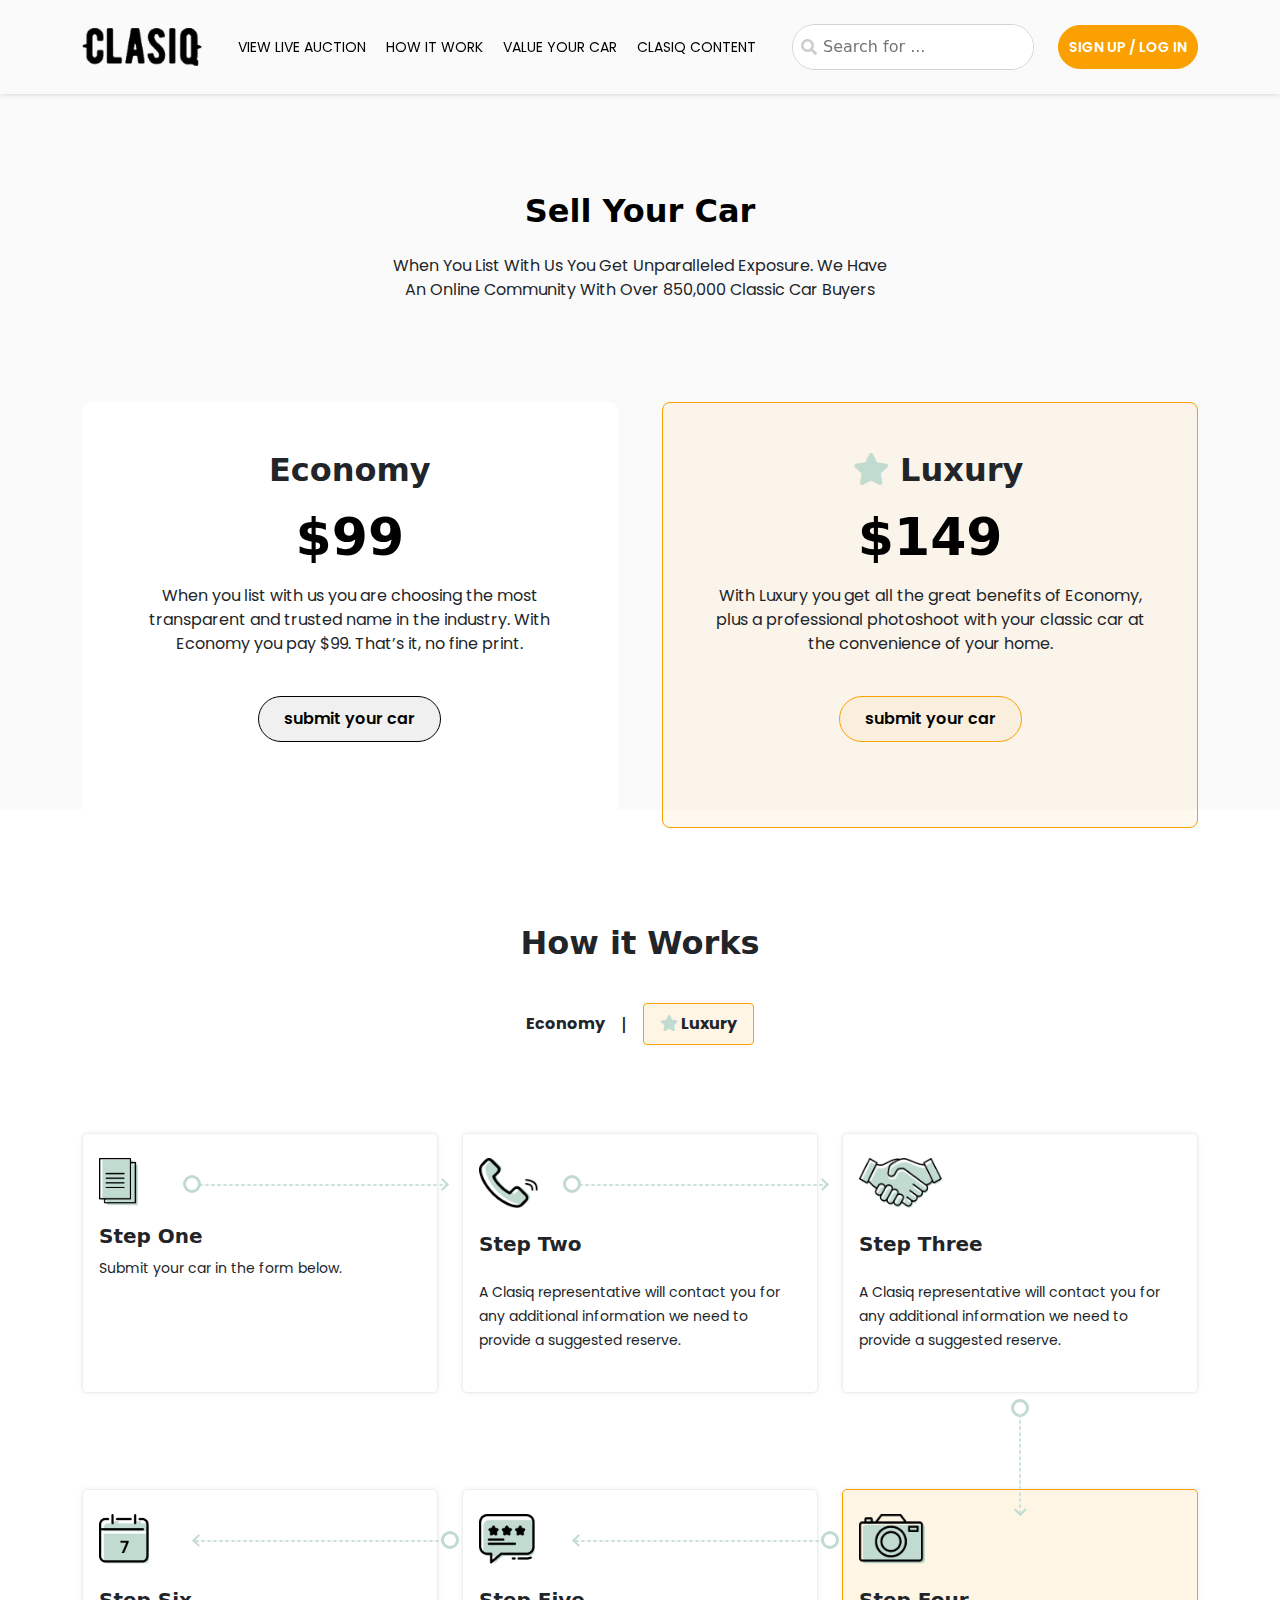
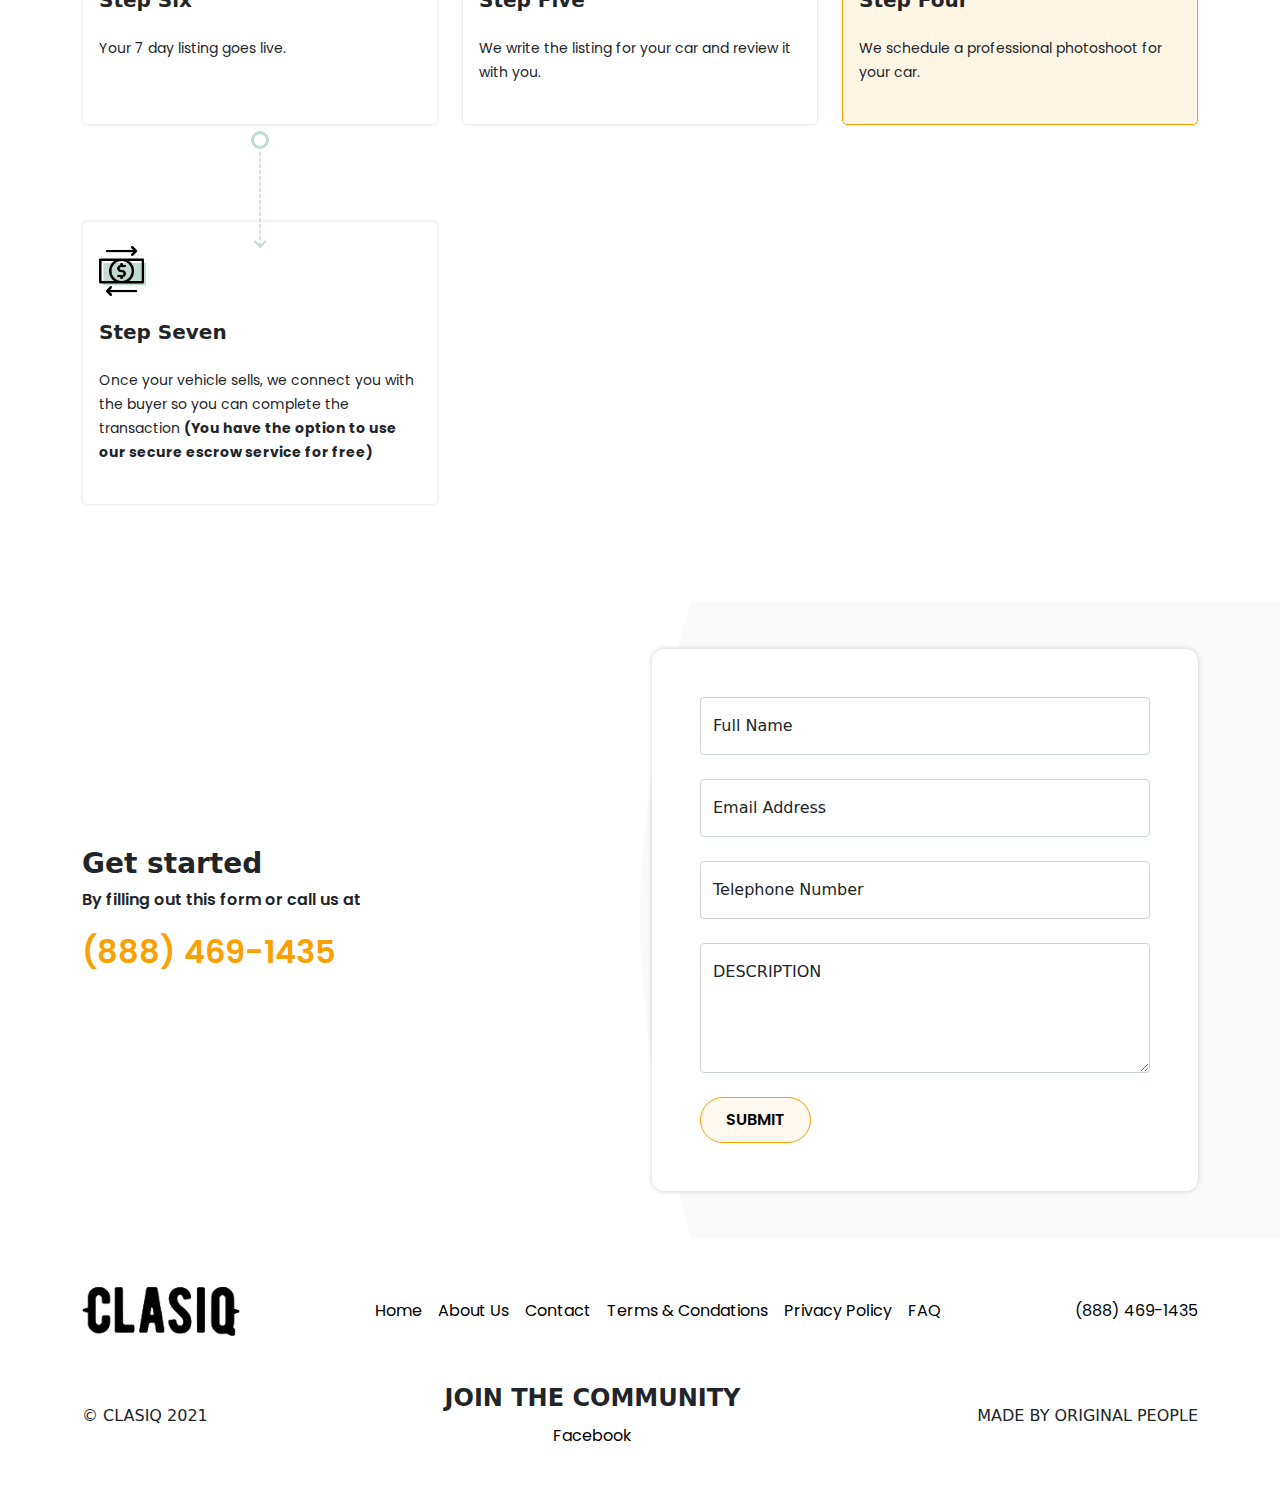
<file: sell-your-car.html>
<!DOCTYPE html>
<html lang="en">
<head>
    <meta charset="UTF-8">
    <meta http-equiv="X-UA-Compatible" content="IE=edge">
    <meta name="viewport" content="width=device-width, initial-scale=1.0">
    <title>Clasiq : Home Page</title>
    <link rel="icon" href="images/favicon.png" sizes="32x32" type="image/png">
    <!-- clasiq style sheets -->
    <link rel="stylesheet" href="css/all.min.css">
    <link rel="stylesheet" href="css/bootstrap.min.css">
    <link rel="stylesheet" href="css/slick-theme.css">
    <link rel="stylesheet" href="css/slick.css">
    <link rel="stylesheet" href="css/developer.css">
</head>
<body class="half-gray">
    <!-- header start -->
    <header class="header py-4 bg-gray">
        <div class="container position-relative">
            <div class="d-flex justify-content-between align-items-center">
                <div class="logo">
                    <a href="index.html"><img src="images/logo.png" alt="Clasiq" class="img-fluid logo-image"></a>
                </div>
                <div class="menu">
                    <span class="close-menu only-mobile"></span>
                    <ul class="menu-wrapper list-unstyled mb-0">
                        <li class="menu-item level-1 position-relative"><a href="javascript:void(0);" class="menu-link text-uppercase">View Live Auction</a>
                            <ul class="level-2 list-unstyled position-absolute">
                                <li class="d-block"><a href="live-auctions.html" class="menu-link text-uppercase">Live auctions</a></li>
                                <li class="d-block"><a href="completed-auctions.html" class="menu-link text-uppercase">Completed auctions</a></li>
                            </ul>
                        </li>
                        <li class="menu-item position-relative"><a href="javascript:void(0);" class="menu-link text-uppercase">How it work</a></li>
                        <li class="menu-item position-relative"><a href="javascript:void(0);" class="menu-link text-uppercase">Value your car</a></li>
                        <li class="menu-item position-relative"><a href="clasiq-content.html" class="menu-link text-uppercase">Clasiq content</a></li>
                        <li class="menu-item position-relative only-mobile"><a href="javascript:void(0);" class="menu-link text-uppercase open-popup-modal" data-target="login_popup">Login</a></li>
                        <li class="menu-item position-relative only-mobile"><a href="javascript:void(0);" class="menu-link text-uppercase open-popup-modal" data-target="signup_popup">Sign Up</a></li>
                    </ul> 
                </div>
                
                <div class="d-flex align-items-center">
                    <div class="search-wrapper mr-4">
                        <div class="search position-relative form-control">
                            <i class="fas fa-search"></i>
                            <input type="text" class="header-search" placeholder="Search for ...">
                        </div>
                    </div>
                    <div class="login-signup">
                        <a href="javascript:void(0);" class="login-signup-btn text-uppercase"><span class="open-popup-modal" data-target="signup_popup">Sign up</span> / <span class="open-popup-modal" data-target="login_popup">Log in</span></a>
                    </div>
                    <div class="toggle-menu ml-4">
                        <i class="fas fa-bars"></i>
                    </div>
                </div>
            </div>
        </div>
    </header>
    <!-- header end -->
    <section class="sell-car-section py-5">
		<div class="container">
			<div class="text-center sell-car-section-heading">
				<h2 class="heading-2 text-black mb-4">Sell Your Car</h2>
				<p class="black-text-color normal-font">When You List With Us You Get Unparalleled Exposure.
                    We Have An Online Community With Over 850,000 Classic Car Buyers</p>
				
			</div>
			<div class="clasiq-packages my-5">
				<div class="d-flex flex-wrap justify-content-between">
					<div class="clasiq-package pack-eco p-5 text-center">
						<h2 class="heading-2 black-text-color font-md ">Economy</h2>
						<div class="my-3">
							<h1 class="pack-price heading-1 font-md">$99</h1>
						</div>
						<p class="my-3">When you list with us you are choosing the most transparent and trusted name in the industry. With Economy you pay $99. That’s it, no fine print. 
						</p>
						<a href="javascript:void(0)" class="btn black-btn mt-4">submit your car</a>
					</div>
					<div class="clasiq-package pack-lux p-5 text-center">
						<h2 class="heading-2 black-text-color font-md"><i class="fas fa-star ml-3 text-green"></i>
							Luxury</h2>
						<div class="my-3">
							<h1 class="pack-price heading-1 font-md">$149</h1>
						</div>
						<p class="my-3">With Luxury you get all the great benefits of Economy, plus a professional photoshoot with your classic car at the convenience of your home.
						</p>
						<a href="javascript:void(0)" class="btn theme-btn mt-4">submit your car</a>
					</div>
				</div>
			</div>
			<div class="sell-how-it-work pt-5">
				<div class="text-center mb-4">
					<h2 class="heading-1 black-text-color font-md">How it Works</h2>
					<div class="heading-2 font-md my-4"><span class="p-3">Economy</span>|<span class="m-3 luxry-icon py-2 px-3"><i
								class="text-green fas fa-star"></i> Luxury</span></div>
				</div>
				<div class="row ">
					<div class="col-md-4 col-12 step1 my-5">
						<div class="how-it-step white-bg-color px-3 py-4 position-relative step-left h-100 arrow-to-right">
							<div class="icon mb-3"><img src="images/sell-icon-1.png" alt=""></div>
							<h5 class="heading-2">Step One</h5>
							<p><small>Submit your car in the form below.</small></p>
                            <span class="step-arrow to-right"></span>
						</div>
					</div>
					<div class="col-md-4 col-12 step2 my-5">
						<div class="how-it-step white-bg-color px-3 py-4 position-relative step-left  h-100 arrow-to-right">
							<div class="icon mb-3"><img src="images/sell-icon-2.png" alt=""></div>
							<h5 class="heading-2 font-md my-4">Step Two</h5>
							<p><small>A Clasiq representative will contact you for any additional information we need to
									provide a suggested reserve.
								</small></p>
                                <span class="step-arrow to-right"></span>
						</div>
					</div>
					<div class="col-md-4 col-12 step3 my-5">
						<div class="how-it-step white-bg-color px-3 py-4 position-relative step-left h-100 arrow-to-bottom">
							<div class="icon mb-3"><img src="images/sell-icon-3.png" alt=""></div>
							<h5 class="heading-2 font-md my-4">Step Three</h5>
							<p><small>A Clasiq representative will contact you for any additional information we need to
									provide a suggested reserve.
								</small></p>
                                <span class="step-arrow to-bottom"></span>
						</div>
					</div>
					<div class="col-md-4 col-12 step6 my-5">
						<div class="how-it-step white-bg-color px-3 py-4 position-relative step-left  h-100 arrow-to-bottom">
							<div class="icon mb-3"><img src="images/sell-icon-6.png" alt=""></div>
							<h5 class="heading-2 font-md my-4">Step Six</h5>
							<p><small>Your 7 day listing goes live.</small></p>
                            <span class="step-arrow to-left"></span>
						</div>
					</div>
					<div class="col-md-4 col-12 step5 my-5">
						<div class="how-it-step white-bg-color px-3 py-4 position-relative step-left h-100 arrow-to-left">
							<div class="icon mb-3"><img src="images/sell-icon-5.png" alt=""></div>
							<h5 class="heading-2 font-md my-4">Step Five</h5>
							<p><small>We write the listing for your car and review it with you.
								</small></p>
                                <span class="step-arrow to-left"></span>
						</div>
					</div>
					<div class="col-md-4 col-12 step4 my-5">
						<div class="how-it-step  px-3 py-4 position-relative step-left h-100 arrow-to-left theme-light-bg">
							<div class="icon mb-3"><img src="images/sell-icon-4.png" alt=""></div>
							<h5 class="heading-2 font-md my-4">Step Four</h5>
							<p><small>We schedule a professional photoshoot for your car.
								</small></p>
                                <span class="step-arrow to-bottom"></span>
						</div>
					</div>
					<div class="col-md-4 col-12 step7 my-5">
						<div class="how-it-step bg-white px-3 py-4 position-relative step-left h-100">
							<div class="icon mb-3"><img src="images/sell-icon-7.png" alt=""></div>
							<h5 class="heading-2 font-md my-4">Step Seven</h5>
							<p><small>Once your vehicle sells, we connect you with the buyer so you can complete the
									transaction <b>(You have the option to use our secure escrow service for free)</b>

								</small></p>
						</div>
					</div>
				</div>
			</div>
			
		</div>
	</section>
    <section class=" py-5 get-started banner-section right-banner banner-bg-right-gray">
        <div class="container">
            <div class="row align-items-center">
                <div class="col-lg-6 mb-3">
                    <h3 class="heading-1">Get started</h3>
                    <p class="font-bold"> By filling out this form or call us at</p>
                    <a class="call" href="tel:8884691435">(888) 469-1435</a>
                </div>
                <div class="col-lg-6">
                    <div class="get-started-form p-5 bg-white">
                        <form action="">
                            <div class="form-floating outline-lable mb-4">
                                <input type="text" class="form-control" id="floatingInput" placeholder="place bid">
                                <label for="floatingInput">Full Name</label>
                            </div>
                            <div class="form-floating outline-lable mb-4">
                                <input type="text" class="form-control" id="floatingInput" placeholder="place bid">
                                <label for="floatingInput">Email Address</label>
                            </div>
                            <div class="form-floating outline-lable mb-4">
                                <input type="text" class="form-control" id="floatingInput" placeholder="place bid">
                                <label for="floatingInput">Telephone Number</label>
                            </div>
                            <div class="form-floating outline-lable mb-4">
                                <textarea class="form-control" name="" id=""  rows="4" placeholder="description"></textarea>
                                <label for="floatingInput">DESCRIPTION</label>
                            </div>
                            <div class="text-left mt-3">
                                <a href="javascript:void(0);" type="submit" class="btn theme-btn text-uppercase">submit</a>
                            </div>
                        </form>
                    </div>
                </div>
            </div>
        </div>
    </section>

    <!-- footer start -->
    <footer class="footer">
        <div class="container">
            <div class="d-flex flex-wrap justify-content-between footer-upper py-5">
                <div class="logo align-self-center">
                    <a href="index.html">
                        <img src="images/logo.png" alt="clasiq" class="img-fluid"> 
                    </a>
                </div>
                <div class="footer-menu align-self-center">
                    <ul class="list-unstyled d-flex flex-wrap mb-0">
                        <li><a href="index.html" class="text-black p-2 hover-theme">Home</a></li>
                        <li><a href="javascript:void(0);" class="text-black p-2 hover-theme">About Us</a></li>
                        <li><a href="contact-us.html" class="text-black p-2 hover-theme">Contact</a></li>
                        <li><a href="javascript:void(0);" class="text-black p-2 hover-theme">Terms & Condations</a></li>
                        <li><a href="javascript:void(0);" class="text-black p-2 hover-theme">Privacy Policy</a></li>
                        <li><a href="faq.html" class="text-black p-2 hover-theme">FAQ</a></li>
                    </ul>
                </div>
                <div class="footer-contact align-self-center">
                    <a href="" class="text-black hover-theme">(888) 469-1435</a>
                </div>
            </div>
            <div class="footer-down d-flex flex-wrap justify-content-between mb-5">
                <div class="align-self-center">© CLASIQ 2021</div>
                <div class="align-self-center text-center">
                    <h4 class="heading-3 text-uppercase">Join the community</h4>
                    <a href="javascript:void(0);" class="text-black mt-1 hover-theme">Facebook</a>
                </div>
                <div class="align-self-center">MADE BY ORIGINAL PEOPLE </div>
            </div>
        </div>
    </footer>
    <!-- footer end -->
<!-- login-modal -->
    <div class="popup-modal" id="login_popup">
        <span class="close-popup"></span>
        <div class="popup-content">
            <a href="javascript:void(0);" class="close-popup close-btn text-white"><i class="fas fa-times mr-2"></i> Close</a>
            <div class="row align-items-center">
                <div class="col-lg-5">
                    <div>
                        <h2 class="heading-1 text-uppercase text-white">
                            Create a new account
                        </h2>
                        <a href="javascript:void(0);" class="btn white-btn text-uppercase mt-3 open-popup-modal" data-target="signup_popup">Sign Up</a>
                    </div>
                </div>
                <div class="col-lg-7">
                    <div class="form-wrap bg-white">
                        <form action="">
                            <h4 class="heading-3 mb-5">Sign In</h4>
                            <div class="form-floating outline-lable mb-4">
                                <input type="email" class="form-control" id="floatingInput" placeholder="name@example.com">
                                <label for="floatingInput">Email address</label>
                            </div>
                            <div class="form-floating outline-lable mb-4">
                                <input type="password" class="form-control" id="floatingPassword" placeholder="Password">
                                <label for="floatingPassword">Password</label>
                            </div>
                            <div class="mb-4">
                                <a href="javascript:void(0);" class="text-black font-bold forgot-password hover-theme">Forgot our password?</a>
                            </div>
                            <a href="javascript:void(0);" class="btn theme-btn text-uppercase">Submit</a>
                            <span class="only-mobile mt-3 open-popup-modal" data-target="signup_popup">Create a new account. <span class="text-theme">SIGN UP</span></span>
                        </form>
                    </div>
                </div>
            </div>
        </div>
    </div>
    <!-- signup modal -->
    <div class="popup-modal" id="signup_popup">
        <span class="close-popup"></span>
        <div class="popup-content">
            <a href="javascript:void(0);" class="close-popup close-btn text-white"><i class="fas fa-times mr-2"></i> Close</a>
            <div class="row align-items-center">
                <div class="col-lg-5">
                    <div>
                        <h2 class="heading-1 text-uppercase text-white">
                            Already have an account?
                        </h2>
                        <a href="javascript:void(0);" class="btn white-btn text-uppercase mt-3 open-popup-modal" data-target="login_popup">Sign In</a>
                    </div>
                </div>
                <div class="col-lg-7">
                    <div class="form-wrap bg-white">
                        <form action="">
                            <h4 class="heading-3 mb-5">Sign Up</h4>
                            <div class="form-floating outline-lable mb-4">
                                <input type="email" class="form-control" id="floatingInput" placeholder="name@example.com">
                                <label for="floatingInput">Email address</label>
                            </div>
                            <div class="form-floating outline-lable mb-4">
                                <input type="text" class="form-control" id="floatingInput" placeholder="Username">
                                <label for="floatingInput">Username</label>
                            </div>
                            <div class="form-floating outline-lable mb-4">
                                <input type="password" class="form-control" id="floatingPassword" placeholder="Password">
                                <label for="floatingPassword">Password</label>
                            </div>
                            <div class="form-floating outline-lable mb-4">
                                <input type="password" class="form-control" id="floatingPassword" placeholder="Password">
                                <label for="floatingPassword">Confirm Password</label>
                            </div>
                            <div class="mb-4">
                                <div class="form-check">
                                    <input class="form-check-input" type="checkbox" value="" id="Policy">
                                    <label class="form-check-label" for="Policy">
                                        I accept the Terms & Conditions and Privacy Policy.
                                    </label>
                                  </div>
                                  <div class="form-check">
                                    <input class="form-check-input" type="checkbox" value="" id="Subscribe">
                                    <label class="form-check-label" for="Subscribe">
                                        Subscribe to the Clasiq weekly email
                                    </label>
                                  </div>
                            </div>
                            <a href="javascript:void(0);" class="btn theme-btn text-uppercase">Sign Up</a>
                            <span class="only-mobile mt-3 open-popup-modal" data-target="login_popup">Already have a account? <span class="text-theme">SIGN IN</span></span>
                        </form>
                    </div>
                </div>
            </div>
        </div>
    </div>
    <!-- clasiq scripts -->
    <script src="js/jquery-3.5.min.js"></script>
    <script src="js/bootstrap.bundle.min.js"></script>
    <script src="js/developer.js"></script>
</body>
</html>
</file>
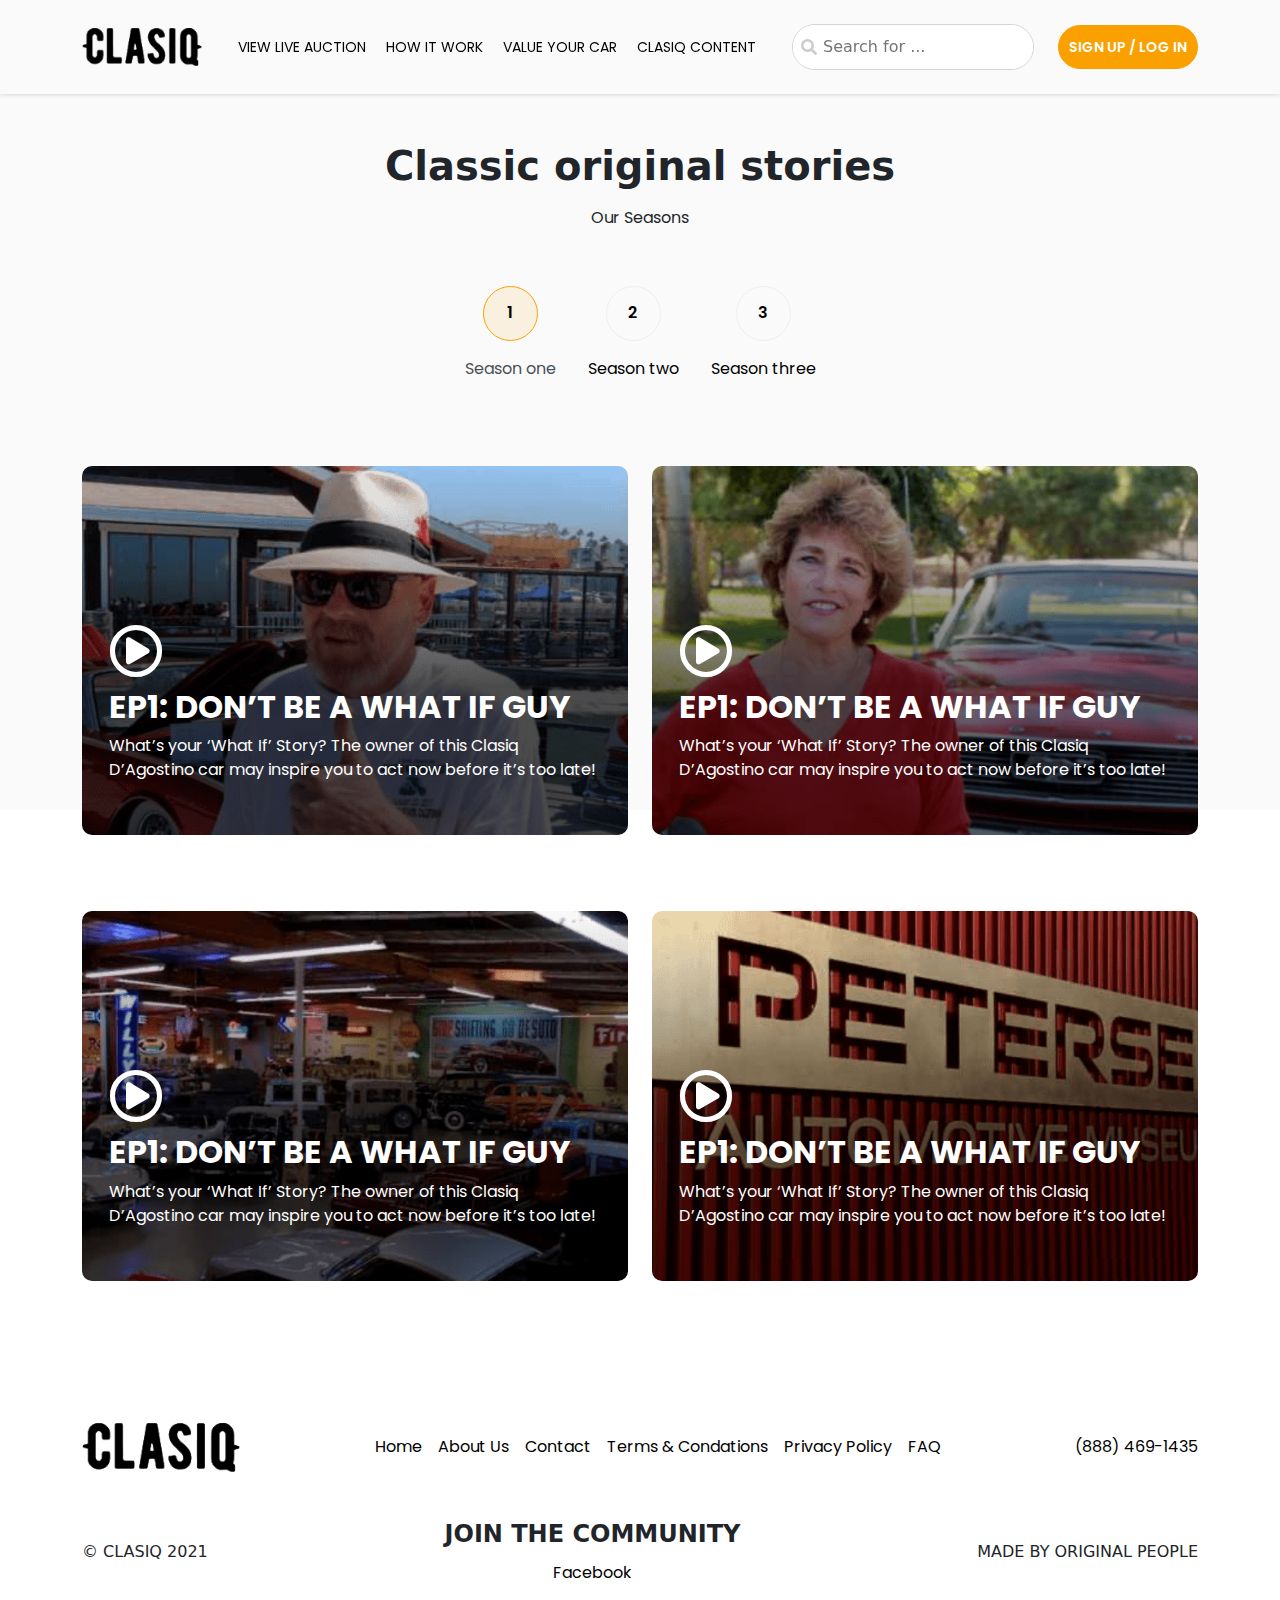
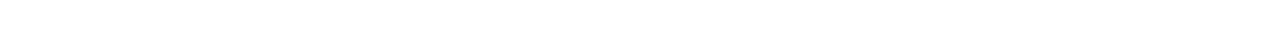
<file: stories.html>
<!DOCTYPE html>
<html lang="en">
<head>
    <meta charset="UTF-8">
    <meta http-equiv="X-UA-Compatible" content="IE=edge">
    <meta name="viewport" content="width=device-width, initial-scale=1.0">
    <title>Clasiq : Home Page</title>
    <link rel="icon" href="images/favicon.png" sizes="32x32" type="image/png">
    <!-- clasiq style sheets -->
    <link rel="stylesheet" href="css/all.min.css">
    <link rel="stylesheet" href="css/bootstrap.min.css">
    <link rel="stylesheet" href="css/slick-theme.css">
    <link rel="stylesheet" href="css/slick.css">
    <link rel="stylesheet" href="css/developer.css">
</head>
<body class="half-gray">
    <!-- header start -->
    <header class="header py-4 bg-gray">
        <div class="container position-relative">
            <div class="d-flex justify-content-between align-items-center">
                <div class="logo">
                    <a href="index.html"><img src="images/logo.png" alt="Clasiq" class="img-fluid logo-image"></a>
                </div>
                <div class="menu">
                    <span class="close-menu only-mobile"></span>
                    <ul class="menu-wrapper list-unstyled mb-0">
                        <li class="menu-item level-1 position-relative"><a href="javascript:void(0);" class="menu-link text-uppercase">View Live Auction</a>
                            <ul class="level-2 list-unstyled position-absolute">
                                <li class="d-block"><a href="live-auctions.html" class="menu-link text-uppercase">Live auctions</a></li>
                                <li class="d-block"><a href="completed-auctions.html" class="menu-link text-uppercase">Completed auctions</a></li>
                            </ul>
                        </li>
                        <li class="menu-item position-relative"><a href="javascript:void(0);" class="menu-link text-uppercase">How it work</a></li>
                        <li class="menu-item position-relative"><a href="javascript:void(0);" class="menu-link text-uppercase">Value your car</a></li>
                        <li class="menu-item position-relative"><a href="clasiq-content.html" class="menu-link text-uppercase">Clasiq content</a></li>
                        <li class="menu-item position-relative only-mobile"><a href="javascript:void(0);" class="menu-link text-uppercase open-popup-modal" data-target="login_popup">Login</a></li>
                        <li class="menu-item position-relative only-mobile"><a href="javascript:void(0);" class="menu-link text-uppercase open-popup-modal" data-target="signup_popup">Sign Up</a></li>
                    </ul> 
                </div>
                
                <div class="d-flex align-items-center">
                    <div class="search-wrapper mr-4">
                        <div class="search position-relative form-control">
                            <i class="fas fa-search"></i>
                            <input type="text" class="header-search" placeholder="Search for ...">
                        </div>
                    </div>
                    <div class="login-signup">
                        <a href="javascript:void(0);" class="login-signup-btn text-uppercase"><span class="open-popup-modal" data-target="signup_popup">Sign up</span> / <span class="open-popup-modal" data-target="login_popup">Log in</span></a>
                    </div>
                    <div class="toggle-menu ml-4">
                        <i class="fas fa-bars"></i>
                    </div>
                </div>
            </div>
        </div>
    </header>
    <!-- header end -->
    <section class="stories-page">
        <div class="container">
            <div class="small-width-header text-center my-5">
                <h1 class="heading-1 mb-3">Classic original stories</h1>
                <p class="mt-0">Our Seasons  </p>
            </div>
            <nav class="seasons-tabs">
                <div class="nav nav-tabs" id="nav-tab" role="tablist">
                  <button class="nav-link active" id="season-1-tab" data-bs-toggle="tab" data-bs-target="#season-1" type="button" role="tab" aria-controls="season-1" aria-selected="true"><span>1</span><br>Season one</button>
                  <button class="nav-link" id="season-2-tab" data-bs-toggle="tab" data-bs-target="#season-2" type="button" role="tab" aria-controls="season-2" aria-selected="false"><span>2</span><br>Season two</button>
                  <button class="nav-link" id="season-3-tab" data-bs-toggle="tab" data-bs-target="#season-3" type="button" role="tab" aria-controls="season-3" aria-selected="false"><span>3</span><br>Season three</button>
                </div>
              </nav>
              <div class="tab-content my-5" id="nav-tabContent">
                <div class="tab-pane fade show active" id="season-1" role="tabpanel" aria-labelledby="season-1-tab">
                    <div class="row">
                        <div class="col-lg-6 mb-3">
                            <div class="clasiq-content-card">
                                <a href="javascript:void(0);" class="position-relative">
                                    <img class="img-fluid" src="images/stories-1.png" alt="clasiq content" />
                                    <div class="card-content">
                                        <i class="far fa-play-circle text-white"></i>
                                        <h2 class="heading-2 text-white text-uppercase">EP1: DON’T BE A WHAT IF GUY</h2>
                                        <p class="text-white">What’s your ‘What If’ Story? The owner of this Clasiq D’Agostino car may inspire you to act now before it’s too late!</p>
                                        
                                    </div>
                                </a>
                            </div>
                        </div>
                        <div class="col-lg-6 mb-3">
                            <div class="clasiq-content-card">
                                <a href="javascript:void(0);" class="position-relative">
                                    <img class="img-fluid" src="images/stories-2.png" alt="clasiq content" />
                                    <div class="card-content">
                                        <i class="far fa-play-circle text-white"></i>
                                        <h2 class="heading-2 text-white text-uppercase">EP1: DON’T BE A WHAT IF GUY</h2>
                                        <p class="text-white">What’s your ‘What If’ Story? The owner of this Clasiq D’Agostino car may inspire you to act now before it’s too late!</p>
                                    </div>
                                </a>
                            </div>
                        </div>
                        <div class="col-lg-6 mb-3">
                            <div class="clasiq-content-card">
                                <a href="javascript:void(0);" class="position-relative">
                                    <img class="img-fluid" src="images/stories-3.png" alt="clasiq content" />
                                    <div class="card-content">
                                        <i class="far fa-play-circle text-white"></i>
                                        <h2 class="heading-2 text-white text-uppercase">EP1: DON’T BE A WHAT IF GUY</h2>
                                        <p class="text-white">What’s your ‘What If’ Story? The owner of this Clasiq D’Agostino car may inspire you to act now before it’s too late!</p>
                                        
                                    </div>
                                </a>
                            </div>
                        </div>
                        <div class="col-lg-6 mb-3">
                            <div class="clasiq-content-card">
                                <a href="javascript:void(0);" class="position-relative">
                                    <img class="img-fluid" src="images/stories-4.png" alt="clasiq content" />
                                    <div class="card-content">
                                        <i class="far fa-play-circle text-white"></i>
                                        <h2 class="heading-2 text-white text-uppercase">EP1: DON’T BE A WHAT IF GUY</h2>
                                        <p class="text-white">What’s your ‘What If’ Story? The owner of this Clasiq D’Agostino car may inspire you to act now before it’s too late!</p>
                                    </div>
                                </a>
                            </div>
                        </div>
                    </div>
                </div> 
                <div class="tab-pane fade" id="season-2" role="tabpanel" aria-labelledby="season-2-tab">
                    <div class="row">
                        <div class="col-lg-6 mb-3">
                            <div class="clasiq-content-card">
                                <a href="javascript:void(0);" class="position-relative">
                                    <img class="img-fluid" src="images/stories-1.png" alt="clasiq content" />
                                    <div class="card-content">
                                        <i class="far fa-play-circle text-white"></i>
                                        <h2 class="heading-2 text-white text-uppercase">EP1: DON’T BE A WHAT IF GUY</h2>
                                        <p class="text-white">What’s your ‘What If’ Story? The owner of this Clasiq D’Agostino car may inspire you to act now before it’s too late!</p>
                                        
                                    </div>
                                </a>
                            </div>
                        </div>
                        <div class="col-lg-6 mb-3">
                            <div class="clasiq-content-card">
                                <a href="javascript:void(0);" class="position-relative">
                                    <img class="img-fluid" src="images/stories-2.png" alt="clasiq content" />
                                    <div class="card-content">
                                        <i class="far fa-play-circle text-white"></i>
                                        <h2 class="heading-2 text-white text-uppercase">EP1: DON’T BE A WHAT IF GUY</h2>
                                        <p class="text-white">What’s your ‘What If’ Story? The owner of this Clasiq D’Agostino car may inspire you to act now before it’s too late!</p>
                                    </div>
                                </a>
                            </div>
                        </div>
                        <div class="col-lg-6 mb-3">
                            <div class="clasiq-content-card">
                                <a href="javascript:void(0);" class="position-relative">
                                    <img class="img-fluid" src="images/stories-3.png" alt="clasiq content" />
                                    <div class="card-content">
                                        <i class="far fa-play-circle text-white"></i>
                                        <h2 class="heading-2 text-white text-uppercase">EP1: DON’T BE A WHAT IF GUY</h2>
                                        <p class="text-white">What’s your ‘What If’ Story? The owner of this Clasiq D’Agostino car may inspire you to act now before it’s too late!</p>
                                        
                                    </div>
                                </a>
                            </div>
                        </div>
                        <div class="col-lg-6 mb-3">
                            <div class="clasiq-content-card">
                                <a href="javascript:void(0);" class="position-relative">
                                    <img class="img-fluid" src="images/stories-4.png" alt="clasiq content" />
                                    <div class="card-content">
                                        <i class="far fa-play-circle text-white"></i>
                                        <h2 class="heading-2 text-white text-uppercase">EP1: DON’T BE A WHAT IF GUY</h2>
                                        <p class="text-white">What’s your ‘What If’ Story? The owner of this Clasiq D’Agostino car may inspire you to act now before it’s too late!</p>
                                    </div>
                                </a>
                            </div>
                        </div>
                    </div>
                </div>
                <div class="tab-pane fade" id="season-3" role="tabpanel" aria-labelledby="season-3-tab">
                    <div class="row">
                        <div class="col-lg-6 mb-3">
                            <div class="clasiq-content-card">
                                <a href="javascript:void(0);" class="position-relative">
                                    <img class="img-fluid" src="images/stories-1.png" alt="clasiq content" />
                                    <div class="card-content">
                                        <i class="far fa-play-circle text-white"></i>
                                        <h2 class="heading-2 text-white text-uppercase">EP1: DON’T BE A WHAT IF GUY</h2>
                                        <p class="text-white">What’s your ‘What If’ Story? The owner of this Clasiq D’Agostino car may inspire you to act now before it’s too late!</p>
                                        
                                    </div>
                                </a>
                            </div>
                        </div>
                        <div class="col-lg-6 mb-3">
                            <div class="clasiq-content-card">
                                <a href="javascript:void(0);" class="position-relative">
                                    <img class="img-fluid" src="images/stories-2.png" alt="clasiq content" />
                                    <div class="card-content">
                                        <i class="far fa-play-circle text-white"></i>
                                        <h2 class="heading-2 text-white text-uppercase">EP1: DON’T BE A WHAT IF GUY</h2>
                                        <p class="text-white">What’s your ‘What If’ Story? The owner of this Clasiq D’Agostino car may inspire you to act now before it’s too late!</p>
                                    </div>
                                </a>
                            </div>
                        </div>
                        <div class="col-lg-6 mb-3">
                            <div class="clasiq-content-card">
                                <a href="javascript:void(0);" class="position-relative">
                                    <img class="img-fluid" src="images/stories-3.png" alt="clasiq content" />
                                    <div class="card-content">
                                        <i class="far fa-play-circle text-white"></i>
                                        <h2 class="heading-2 text-white text-uppercase">EP1: DON’T BE A WHAT IF GUY</h2>
                                        <p class="text-white">What’s your ‘What If’ Story? The owner of this Clasiq D’Agostino car may inspire you to act now before it’s too late!</p>
                                        
                                    </div>
                                </a>
                            </div>
                        </div>
                        <div class="col-lg-6 mb-3">
                            <div class="clasiq-content-card">
                                <a href="javascript:void(0);" class="position-relative">
                                    <img class="img-fluid" src="images/stories-4.png" alt="clasiq content" />
                                    <div class="card-content">
                                        <i class="far fa-play-circle text-white"></i>
                                        <h2 class="heading-2 text-white text-uppercase">EP1: DON’T BE A WHAT IF GUY</h2>
                                        <p class="text-white">What’s your ‘What If’ Story? The owner of this Clasiq D’Agostino car may inspire you to act now before it’s too late!</p>
                                    </div>
                                </a>
                            </div>
                        </div>
                    </div>
                </div>
              </div>
        </div>
    </section>



    <!-- footer start -->
    <footer class="footer">
        <div class="container">
            <div class="d-flex flex-wrap justify-content-between footer-upper py-5">
                <div class="logo align-self-center">
                    <a href="index.html">
                        <img src="images/logo.png" alt="clasiq" class="img-fluid"> 
                    </a>
                </div>
                <div class="footer-menu align-self-center">
                    <ul class="list-unstyled d-flex flex-wrap mb-0">
                        <li><a href="index.html" class="text-black p-2 hover-theme">Home</a></li>
                        <li><a href="javascript:void(0);" class="text-black p-2 hover-theme">About Us</a></li>
                        <li><a href="contact-us.html" class="text-black p-2 hover-theme">Contact</a></li>
                        <li><a href="javascript:void(0);" class="text-black p-2 hover-theme">Terms & Condations</a></li>
                        <li><a href="javascript:void(0);" class="text-black p-2 hover-theme">Privacy Policy</a></li>
                        <li><a href="faq.html" class="text-black p-2 hover-theme">FAQ</a></li>
                    </ul>
                </div>
                <div class="footer-contact align-self-center">
                    <a href="" class="text-black hover-theme">(888) 469-1435</a>
                </div>
            </div>
            <div class="footer-down d-flex flex-wrap justify-content-between mb-5">
                <div class="align-self-center">© CLASIQ 2021</div>
                <div class="align-self-center text-center">
                    <h4 class="heading-3 text-uppercase">Join the community</h4>
                    <a href="javascript:void(0);" class="text-black mt-1 hover-theme">Facebook</a>
                </div>
                <div class="align-self-center">MADE BY ORIGINAL PEOPLE </div>
            </div>
        </div>
    </footer>
    <!-- footer end -->
<!-- login-modal -->
    <div class="popup-modal" id="login_popup">
        <span class="close-popup"></span>
        <div class="popup-content">
            <a href="javascript:void(0);" class="close-popup close-btn text-white"><i class="fas fa-times mr-2"></i> Close</a>
            <div class="row align-items-center">
                <div class="col-lg-5">
                    <div>
                        <h2 class="heading-1 text-uppercase text-white">
                            Create a new account
                        </h2>
                        <a href="javascript:void(0);" class="btn white-btn text-uppercase mt-3 open-popup-modal" data-target="signup_popup">Sign Up</a>
                    </div>
                </div>
                <div class="col-lg-7">
                    <div class="form-wrap bg-white">
                        <form action="">
                            <h4 class="heading-3 mb-5">Sign In</h4>
                            <div class="form-floating outline-lable mb-4">
                                <input type="email" class="form-control" id="floatingInput" placeholder="name@example.com">
                                <label for="floatingInput">Email address</label>
                            </div>
                            <div class="form-floating outline-lable mb-4">
                                <input type="password" class="form-control" id="floatingPassword" placeholder="Password">
                                <label for="floatingPassword">Password</label>
                            </div>
                            <div class="mb-4">
                                <a href="javascript:void(0);" class="text-black font-bold forgot-password hover-theme">Forgot our password?</a>
                            </div>
                            <a href="javascript:void(0);" class="btn theme-btn text-uppercase">Submit</a>
                            <span class="only-mobile mt-3 open-popup-modal" data-target="signup_popup">Create a new account. <span class="text-theme">SIGN UP</span></span>
                        </form>
                    </div>
                </div>
            </div>
        </div>
    </div>
    <!-- signup modal -->
    <div class="popup-modal" id="signup_popup">
        <span class="close-popup"></span>
        <div class="popup-content">
            <a href="javascript:void(0);" class="close-popup close-btn text-white"><i class="fas fa-times mr-2"></i> Close</a>
            <div class="row align-items-center">
                <div class="col-lg-5">
                    <div>
                        <h2 class="heading-1 text-uppercase text-white">
                            Already have an account?
                        </h2>
                        <a href="javascript:void(0);" class="btn white-btn text-uppercase mt-3 open-popup-modal" data-target="login_popup">Sign In</a>
                    </div>
                </div>
                <div class="col-lg-7">
                    <div class="form-wrap bg-white">
                        <form action="">
                            <h4 class="heading-3 mb-5">Sign Up</h4>
                            <div class="form-floating outline-lable mb-4">
                                <input type="email" class="form-control" id="floatingInput" placeholder="name@example.com">
                                <label for="floatingInput">Email address</label>
                            </div>
                            <div class="form-floating outline-lable mb-4">
                                <input type="text" class="form-control" id="floatingInput" placeholder="Username">
                                <label for="floatingInput">Username</label>
                            </div>
                            <div class="form-floating outline-lable mb-4">
                                <input type="password" class="form-control" id="floatingPassword" placeholder="Password">
                                <label for="floatingPassword">Password</label>
                            </div>
                            <div class="form-floating outline-lable mb-4">
                                <input type="password" class="form-control" id="floatingPassword" placeholder="Password">
                                <label for="floatingPassword">Confirm Password</label>
                            </div>
                            <div class="mb-4">
                                <div class="form-check">
                                    <input class="form-check-input" type="checkbox" value="" id="Policy">
                                    <label class="form-check-label" for="Policy">
                                        I accept the Terms & Conditions and Privacy Policy.
                                    </label>
                                  </div>
                                  <div class="form-check">
                                    <input class="form-check-input" type="checkbox" value="" id="Subscribe">
                                    <label class="form-check-label" for="Subscribe">
                                        Subscribe to the Clasiq weekly email
                                    </label>
                                  </div>
                            </div>
                            <a href="javascript:void(0);" class="btn theme-btn text-uppercase">Sign Up</a>
                            <span class="only-mobile mt-3 open-popup-modal" data-target="login_popup">Already have a account? <span class="text-theme">SIGN IN</span></span>
                        </form>
                    </div>
                </div>
            </div>
        </div>
    </div>
    <!-- clasiq scripts -->
    <script src="js/jquery-3.5.min.js"></script>
    <script src="js/bootstrap.bundle.min.js"></script>
    <script src="js/developer.js"></script>
</body>
</html>
</file>
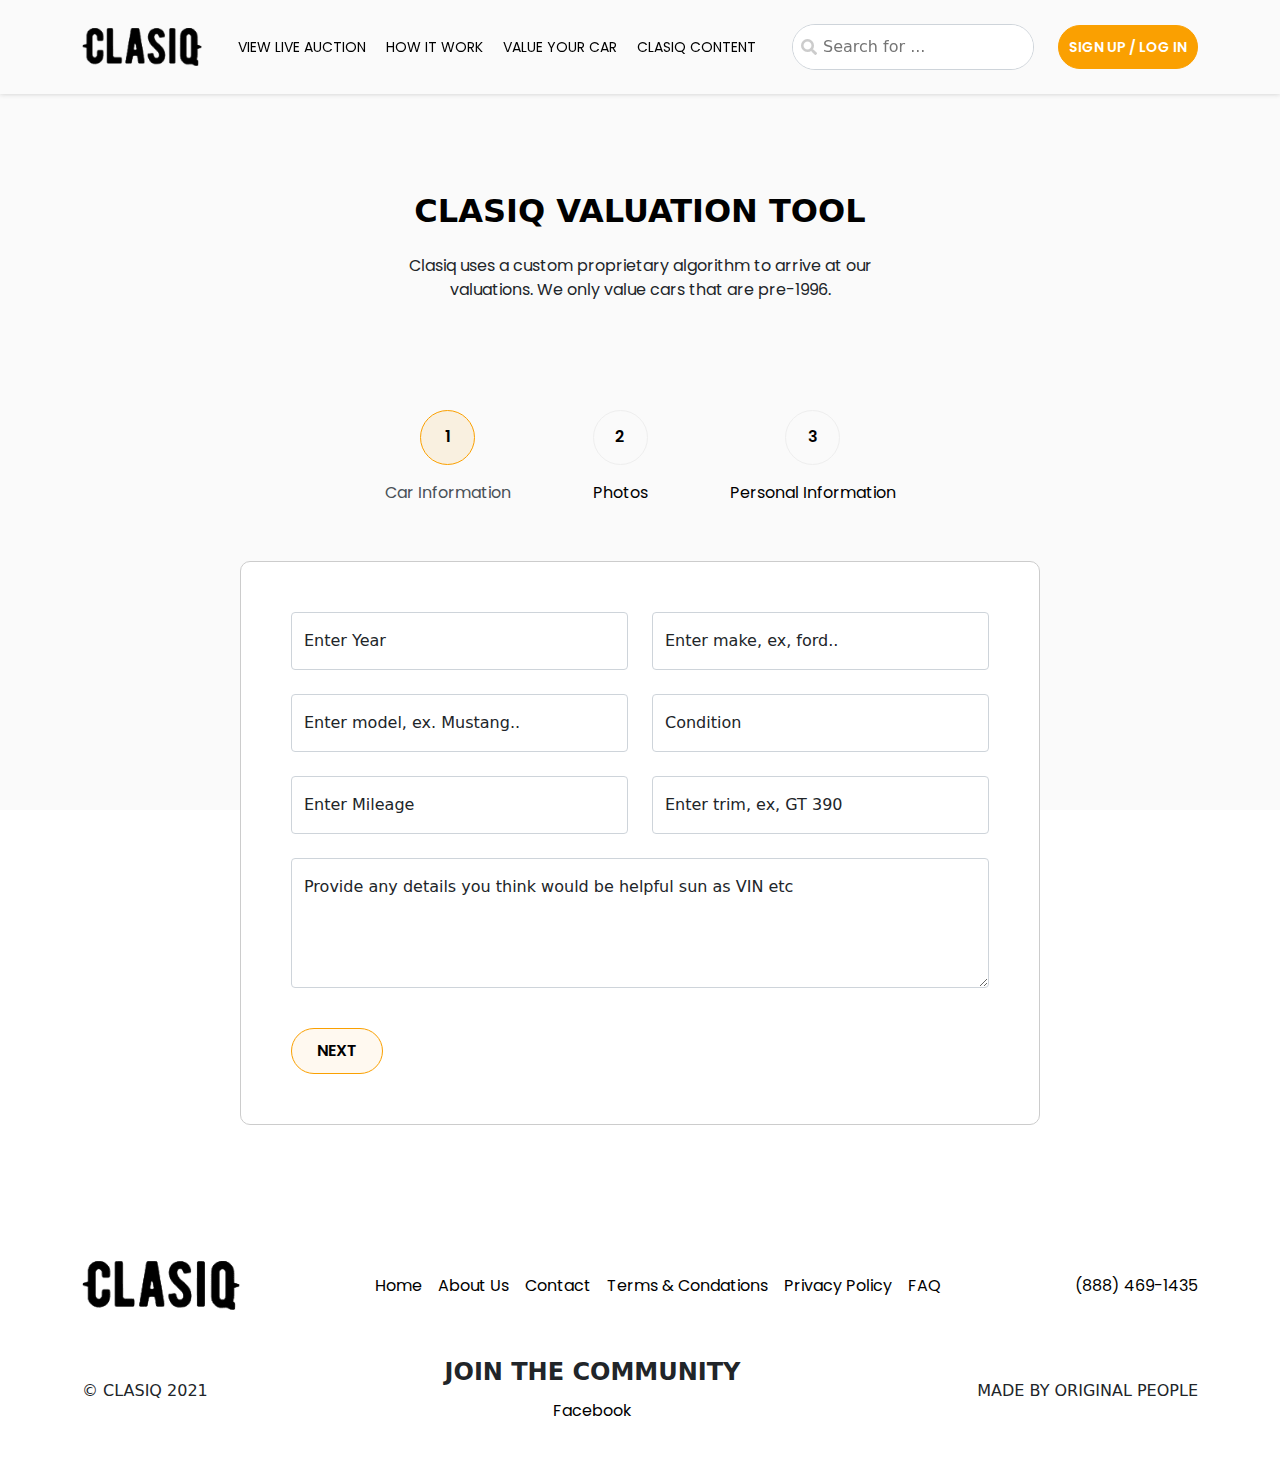
<file: valuation.html>
<!DOCTYPE html>
<html lang="en">
<head>
    <meta charset="UTF-8">
    <meta http-equiv="X-UA-Compatible" content="IE=edge">
    <meta name="viewport" content="width=device-width, initial-scale=1.0">
    <title>Clasiq : Home Page</title>
    <link rel="icon" href="images/favicon.png" sizes="32x32" type="image/png">
    <!-- clasiq style sheets -->
    <link rel="stylesheet" href="css/all.min.css">
    <link rel="stylesheet" href="css/bootstrap.min.css">
    <link rel="stylesheet" href="css/slick-theme.css">
    <link rel="stylesheet" href="css/slick.css">
    <link rel="stylesheet" href="css/developer.css">
</head>
<body class="half-gray">
    <!-- header start -->
  <header class="header py-4 bg-gray">
        <div class="container position-relative">
            <div class="d-flex justify-content-between align-items-center">
                <div class="logo">
                    <a href="index.html"><img src="images/logo.png" alt="Clasiq" class="img-fluid logo-image"></a>
                </div>
                <div class="menu">
                    <span class="close-menu only-mobile"></span>
                    <ul class="menu-wrapper list-unstyled mb-0">
                        <li class="menu-item level-1 position-relative"><a href="javascript:void(0);" class="menu-link text-uppercase">View Live Auction</a>
                            <ul class="level-2 list-unstyled position-absolute">
                                <li class="d-block"><a href="live-auctions.html" class="menu-link text-uppercase">Live auctions</a></li>
                                <li class="d-block"><a href="completed-auctions.html" class="menu-link text-uppercase">Completed auctions</a></li>
                            </ul>
                        </li>
                        <li class="menu-item position-relative"><a href="javascript:void(0);" class="menu-link text-uppercase">How it work</a></li>
                        <li class="menu-item position-relative"><a href="javascript:void(0);" class="menu-link text-uppercase">Value your car</a></li>
                        <li class="menu-item position-relative"><a href="clasiq-content.html" class="menu-link text-uppercase">Clasiq content</a></li>
                        <li class="menu-item position-relative only-mobile"><a href="javascript:void(0);" class="menu-link text-uppercase open-popup-modal" data-target="login_popup">Login</a></li>
                        <li class="menu-item position-relative only-mobile"><a href="javascript:void(0);" class="menu-link text-uppercase open-popup-modal" data-target="signup_popup">Sign Up</a></li>
                    </ul> 
                </div>
                
                <div class="d-flex align-items-center">
                    <div class="search-wrapper mr-4">
                        <div class="search position-relative form-control">
                            <i class="fas fa-search"></i>
                            <input type="text" class="header-search" placeholder="Search for ...">
                        </div>
                    </div>
                    <div class="login-signup">
                        <a href="javascript:void(0);" class="login-signup-btn text-uppercase"><span class="open-popup-modal" data-target="signup_popup">Sign up</span> / <span class="open-popup-modal" data-target="login_popup">Log in</span></a>
                    </div>
                    <div class="toggle-menu ml-4">
                        <i class="fas fa-bars"></i>
                    </div>
                </div>
            </div>
        </div>
    </header>
    <!-- header end -->
    <div class="valuation-page py-5">
        <div class="container">
            <div class="text-center sell-car-section-heading">
				<h2 class="heading-2 text-black mb-4">CLASIQ VALUATION TOOL</h2>
				<p class="black-text-color normal-font">Clasiq uses a custom proprietary algorithm to arrive at our valuations.
                    We only value cars that are pre-1996.</p>
	
			</div>
            <nav class="valuation-tabs">
                <div class="nav nav-tabs" id="nav-tab" role="tablist">
                  <button class="nav-link active" id="Information" data-bs-toggle="tab" data-bs-target="#car-Information" type="button" role="tab" aria-controls="car-Information" aria-selected="true"><span>1</span><br>Car Information</button>
                  <button class="nav-link" id="form-Photos" data-bs-toggle="tab" data-bs-target="#Photos" type="button" role="tab" aria-controls="form-Photos" aria-selected="false"><span>2</span><br>Photos</button>
                  <button class="nav-link" id="form-Personal" data-bs-toggle="tab" data-bs-target="#Personal" type="button" role="tab" aria-controls="form-Personal" aria-selected="false"><span>3</span><br>Personal Information</button>
                </div>
              </nav>
              <form class="valuation-form form" action="">
              <div class="tab-content mt-5" id="nav-tabContent">
                
                    <div class="tab-pane fade show active" id="car-Information" role="tabpanel" aria-labelledby="Information">
                        <div class="car-info-form form-wrap">
                            <div class="row">
                                <div class="col-md-6">
                                    <div class="form-floating outline-lable mb-4">
                                        <input type="number" class="form-control" id="floatingInput" placeholder="Enter Year">
                                        <label for="floatingInput">Enter Year</label>
                                    </div>
                                </div>
                                <div class="col-md-6">
                                    <div class="form-floating outline-lable mb-4">
                                        <input type="text" class="form-control" id="floatingInput" placeholder="Enter make, ex, ford..">
                                        <label for="floatingInput">Enter make, ex, ford..</label>
                                    </div>
                                </div>
                                <div class="col-md-6">
                                    <div class="form-floating outline-lable mb-4">
                                        <input type="number" class="form-control" id="floatingInput" placeholder="Enter model, ex. Mustang..">
                                        <label for="floatingInput">Enter model, ex. Mustang..</label>
                                    </div>
                                </div>
                                <div class="col-md-6">
                                    <div class="form-floating outline-lable mb-4">
                                        <input type="number" class="form-control" id="floatingInput" placeholder="Condition">
                                        <label for="floatingInput">Condition</label>
                                    </div>
                                </div>
                                <div class="col-md-6">
                                    <div class="form-floating outline-lable mb-4">
                                        <input type="number" class="form-control" id="floatingInput" placeholder="Enter Mileage">
                                        <label for="floatingInput">Enter Mileage</label>
                                    </div>
                                </div>
                                <div class="col-md-6">
                                    <div class="form-floating outline-lable mb-4">
                                        <input type="number" class="form-control" id="floatingInput" placeholder="Enter trim, ex, GT 390">
                                        <label for="floatingInput">Enter trim, ex, GT 390</label>
                                    </div>
                                </div>
                                <div class="col-12">
                                    <div class="form-floating outline-lable mb-4">
                                        <textarea class="form-control" name="" id=""  rows="4" placeholder="Provide any details you think would be helpful sun as VIN etc"></textarea>
                                        <label for="floatingInput">Provide any details you think would be helpful sun as VIN etc</label>
                                    </div>
                                </div>
                                <div class="text-left mt-3">
                                    <a href="javascript:void(0);" type="submit" class="btn theme-btn text-uppercase" >Next</a>
                                </div>
                            </div>
                        </div>
                    </div> 
                    <div class="tab-pane fade" id="Photos" role="tabpanel" aria-labelledby="form-Photos">
                        <div class="car-photo-form form-wrap">
                            <div class="row">
                                <div class="col-12 position-relative">
                                    <input type="file">
                                    <div class="upload-file-wrap text-center">
                                        <img src="images/upload-file.png" alt="icon">
                                        <h3 class="text-uppercase heading-3 mt-3">Upload your files</h3>
                                        <p>Drag & drop your files here</p>
                                    </div>
                                </div>
                                <div class="col-12 my-3">
                                    <div class="upload-file-label">Uploaded files</div>
                                    <div class="upload-file">
                                        <div class="upload-icon">
                                            <img src="images/upload-icon.png" alt="">
                                        </div>
                                        <div class="upload-progress-bar">
                                            <span class="upload-fill-bar" style="width:30%"></span>
                                            <span class="uploaded-per">35%</span>
                                        </div>
                                    </div>
                                </div>
                                <div class="col-12 mt-4">
                                    <a href="javascript:void(0)" class="btn">Back</a>
                                    <a href="javascript:void(0)" class="btn theme-btn">Next</a>
                                </div>
                            </div>
                        </div>
                    </div>
                    <div class="tab-pane fade" id="Personal" role="tabpanel" aria-labelledby="form-Personal">
                        <div class="personal-info-form form-wrap">
                            <div class="row">
                                <div class="col-12">
                                    <div class="form-floating outline-lable mb-4">
                                        <input type="email" class="form-control" id="floatingInput" placeholder="name@example.com">
                                        <label for="floatingInput">Email address</label>
                                    </div>
                                </div>
                                <div class="col-12">
                                    <div class="form-floating outline-lable mb-4">
                                        <input type="number" class="form-control" id="floatingInput" placeholder="Number">
                                        <label for="floatingInput">Phone number</label>
                                    </div>
                                </div>
                                <div class="col-12">
                                    <div class="form-check">
                                        <input class="form-check-input" type="checkbox" value="" id="VALUATION">
                                        <label class="form-check-label" for="VALUATION">
                                            I WOULD LIKE TO BE UPDATED ON MY CAR’S VALUATION AS IT CHANGES
                                        </label>
                                    </div>
                                    <div class="form-check">
                                        <input class="form-check-input" type="checkbox" value="" id="INTERESTED">
                                        <label class="form-check-label" for="INTERESTED">
                                            I AM INTERESTED IN AUCTIONING THIS CAR
                                        </label>
                                    </div>
                                </div>
                                <div class="col-12 mt-4">
                                    <a href="javascript:void(0)" class="btn">Back</a>
                                    <a href="javascript:void(0)" class="btn theme-btn">Submit</a>
                                </div>
                            </div>
                        </div>
                    </div>
                
              </div>
            </form>
        </div>
    </div>

    <!-- footer start -->
    <footer class="footer">
      <div class="container">
          <div class="d-flex flex-wrap justify-content-between footer-upper py-5">
              <div class="logo align-self-center">
                  <a href="index.html">
                      <img src="images/logo.png" alt="clasiq" class="img-fluid"> 
                  </a>
              </div>
              <div class="footer-menu align-self-center">
                  <ul class="list-unstyled d-flex flex-wrap mb-0">
                      <li><a href="index.html" class="text-black p-2 hover-theme">Home</a></li>
                      <li><a href="javascript:void(0);" class="text-black p-2 hover-theme">About Us</a></li>
                      <li><a href="contact-us.html" class="text-black p-2 hover-theme">Contact</a></li>
                      <li><a href="javascript:void(0);" class="text-black p-2 hover-theme">Terms & Condations</a></li>
                      <li><a href="javascript:void(0);" class="text-black p-2 hover-theme">Privacy Policy</a></li>
                      <li><a href="faq.html" class="text-black p-2 hover-theme">FAQ</a></li>
                  </ul>
              </div>
              <div class="footer-contact align-self-center">
                  <a href="" class="text-black hover-theme">(888) 469-1435</a>
              </div>
          </div>
          <div class="footer-down d-flex flex-wrap justify-content-between mb-5">
              <div class="align-self-center">© CLASIQ 2021</div>
              <div class="align-self-center text-center">
                  <h4 class="heading-3 text-uppercase">Join the community</h4>
                  <a href="javascript:void(0);" class="text-black mt-1 hover-theme">Facebook</a>
              </div>
              <div class="align-self-center">MADE BY ORIGINAL PEOPLE </div>
          </div>
      </div>
  </footer>
    <!-- footer end -->
<!-- login-modal -->
    <div class="popup-modal" id="login_popup">
        <span class="close-popup"></span>
        <div class="popup-content">
            <a href="javascript:void(0);" class="close-popup close-btn text-white"><i class="fas fa-times mr-2"></i> Close</a>
            <div class="row align-items-center">
                <div class="col-lg-5">
                    <div>
                        <h2 class="heading-1 text-uppercase text-white">
                            Create a new account
                        </h2>
                        <a href="javascript:void(0);" class="btn white-btn text-uppercase mt-3 open-popup-modal" data-target="signup_popup">Sign Up</a>
                    </div>
                </div>
                <div class="col-lg-7">
                    <div class="form-wrap bg-white">
                        <form action="">
                            <h4 class="heading-3 mb-5">Sign In</h4>
                            <div class="form-floating outline-lable mb-4">
                                <input type="email" class="form-control" id="floatingInput" placeholder="name@example.com">
                                <label for="floatingInput">Email address</label>
                            </div>
                            <div class="form-floating outline-lable mb-4">
                                <input type="password" class="form-control" id="floatingPassword" placeholder="Password">
                                <label for="floatingPassword">Password</label>
                            </div>
                            <div class="mb-4">
                                <a href="javascript:void(0);" class="text-black font-bold forgot-password hover-theme">Forgot our password?</a>
                            </div>
                            <a href="javascript:void(0);" class="btn theme-btn text-uppercase">Submit</a>
                            <span class="only-mobile mt-3 open-popup-modal" data-target="signup_popup">Create a new account. <span class="text-theme">SIGN UP</span></span>
                        </form>
                    </div>
                </div>
            </div>
        </div>
    </div>
    <!-- signup modal -->
    <div class="popup-modal" id="signup_popup">
        <span class="close-popup"></span>
        <div class="popup-content">
            <a href="javascript:void(0);" class="close-popup close-btn text-white"><i class="fas fa-times mr-2"></i> Close</a>
            <div class="row align-items-center">
                <div class="col-lg-5">
                    <div>
                        <h2 class="heading-1 text-uppercase text-white">
                            Already have an account?
                        </h2>
                        <a href="javascript:void(0);" class="btn white-btn text-uppercase mt-3 open-popup-modal" data-target="login_popup">Sign In</a>
                    </div>
                </div>
                <div class="col-lg-7">
                    <div class="form-wrap bg-white">
                        <form action="">
                            <h4 class="heading-3 mb-5">Sign Up</h4>
                            <div class="form-floating outline-lable mb-4">
                                <input type="email" class="form-control" id="floatingInput" placeholder="name@example.com">
                                <label for="floatingInput">Email address</label>
                            </div>
                            <div class="form-floating outline-lable mb-4">
                                <input type="text" class="form-control" id="floatingInput" placeholder="Username">
                                <label for="floatingInput">Username</label>
                            </div>
                            <div class="form-floating outline-lable mb-4">
                                <input type="password" class="form-control" id="floatingPassword" placeholder="Password">
                                <label for="floatingPassword">Password</label>
                            </div>
                            <div class="form-floating outline-lable mb-4">
                                <input type="password" class="form-control" id="floatingPassword" placeholder="Password">
                                <label for="floatingPassword">Confirm Password</label>
                            </div>
                            <div class="mb-4">
                                <div class="form-check">
                                    <input class="form-check-input" type="checkbox" value="" id="Policy">
                                    <label class="form-check-label" for="Policy">
                                        I accept the Terms & Conditions and Privacy Policy.
                                    </label>
                                  </div>
                                  <div class="form-check">
                                    <input class="form-check-input" type="checkbox" value="" id="Subscribe">
                                    <label class="form-check-label" for="Subscribe">
                                        Subscribe to the Clasiq weekly email
                                    </label>
                                  </div>
                            </div>
                            <a href="javascript:void(0);" class="btn theme-btn text-uppercase">Sign Up</a>
                            <span class="only-mobile mt-3 open-popup-modal" data-target="login_popup">Already have a account? <span class="text-theme">SIGN IN</span></span>
                        </form>
                    </div>
                </div>
            </div>
        </div>
    </div>
    <!-- clasiq scripts -->
    <script src="js/jquery-3.5.min.js"></script>
    <script src="js/bootstrap.bundle.min.js"></script>
    <script src="js/developer.js"></script>
</body>
</html>
</file>
<file: css/developer.css>
/*Web fonts*/
/*poppins fonts*/
@font-face {
    font-family: 'Poppins';
    src: url('../webfonts/poppins/Poppins-Black.eot');
    src: url('../webfonts/poppins/Poppins-Black.eot?#iefix') format('embedded-opentype'),
        url('../webfonts/poppins/Poppins-Black.woff2') format('woff2'),
        url('../webfonts/poppins/Poppins-Black.woff') format('woff'),
        url('../webfonts/poppins/Poppins-Black.ttf') format('truetype'),
        url('../webfonts/poppins/Poppins-Black.svg#../webfonts/poppins/Poppins-Black') format('svg');
    font-weight: 900;
    font-style: normal;
    font-display: swap;
}

@font-face {
    font-family: 'Poppins';
    src: url('../webfonts/poppins/Poppins-ExtraBold.eot');
    src: url('../webfonts/poppins/Poppins-ExtraBold.eot?#iefix') format('embedded-opentype'),
        url('../webfonts/poppins/Poppins-ExtraBold.woff2') format('woff2'),
        url('../webfonts/poppins/Poppins-ExtraBold.woff') format('woff'),
        url('../webfonts/poppins/Poppins-ExtraBold.ttf') format('truetype'),
        url('../webfonts/poppins/Poppins-ExtraBold.svg#../webfonts/poppins/Poppins-ExtraBold') format('svg');
    font-weight: bold;
    font-style: normal;
    font-display: swap;
}

@font-face {
    font-family: 'Poppins';
    src: url('../webfonts/poppins/Poppins-Bold.eot');
    src: url('../webfonts/poppins/Poppins-Bold.eot?#iefix') format('embedded-opentype'),
        url('../webfonts/poppins/Poppins-Bold.woff2') format('woff2'),
        url('../webfonts/poppins/Poppins-Bold.woff') format('woff'),
        url('../webfonts/poppins/Poppins-Bold.ttf') format('truetype'),
        url('../webfonts/poppins/Poppins-Bold.svg#../webfonts/poppins/Poppins-Bold') format('svg');
    font-weight: bold;
    font-style: normal;
    font-display: swap;
}

@font-face {
    font-family: 'Poppins';
    src: url('../webfonts/poppins/Poppins-Medium.eot');
    src: url('../webfonts/poppins/Poppins-Medium.eot?#iefix') format('embedded-opentype'),
        url('../webfonts/poppins/Poppins-Medium.woff2') format('woff2'),
        url('../webfonts/poppins/Poppins-Medium.woff') format('woff'),
        url('../webfonts/poppins/Poppins-Medium.ttf') format('truetype'),
        url('../webfonts/poppins/Poppins-Medium.svg#../webfonts/poppins/Poppins-Medium') format('svg');
    font-weight: 500;
    font-style: normal;
    font-display: swap;
}

@font-face {
    font-family: 'Poppins';
    src: url('../webfonts/poppins/Poppins-ExtraLight.eot');
    src: url('../webfonts/poppins/Poppins-ExtraLight.eot?#iefix') format('embedded-opentype'),
        url('../webfonts/poppins/Poppins-ExtraLight.woff2') format('woff2'),
        url('../webfonts/poppins/Poppins-ExtraLight.woff') format('woff'),
        url('../webfonts/poppins/Poppins-ExtraLight.ttf') format('truetype'),
        url('../webfonts/poppins/Poppins-ExtraLight.svg#../webfonts/poppins/Poppins-ExtraLight') format('svg');
    font-weight: 200;
    font-style: normal;
    font-display: swap;
}

@font-face {
    font-family: 'Poppins';
    src: url('../webfonts/poppins/Poppins-Light.eot');
    src: url('../webfonts/poppins/Poppins-Light.eot?#iefix') format('embedded-opentype'),
        url('../webfonts/poppins/Poppins-Light.woff2') format('woff2'),
        url('../webfonts/poppins/Poppins-Light.woff') format('woff'),
        url('../webfonts/poppins/Poppins-Light.ttf') format('truetype'),
        url('../webfonts/poppins/Poppins-Light.svg#../webfonts/poppins/Poppins-Light') format('svg');
    font-weight: 300;
    font-style: normal;
    font-display: swap;
}

@font-face {
    font-family: 'Poppins';
    src: url('../webfonts/poppins/Poppins-Thin.eot');
    src: url('../webfonts/poppins/Poppins-Thin.eot?#iefix') format('embedded-opentype'),
        url('../webfonts/poppins/Poppins-Thin.woff2') format('woff2'),
        url('../webfonts/poppins/Poppins-Thin.woff') format('woff'),
        url('../webfonts/poppins/Poppins-Thin.ttf') format('truetype'),
        url('../webfonts/poppins/Poppins-Thin.svg#../webfonts/poppins/Poppins-Thin') format('svg');
    font-weight: 100;
    font-style: normal;
    font-display: swap;
}

@font-face {
    font-family: 'Poppins';
    src: url('../webfonts/poppins/Poppins-SemiBold.eot');
    src: url('../webfonts/poppins/Poppins-SemiBold.eot?#iefix') format('embedded-opentype'),
        url('../webfonts/poppins/Poppins-SemiBold.woff2') format('woff2'),
        url('../webfonts/poppins/Poppins-SemiBold.woff') format('woff'),
        url('../webfonts/poppins/Poppins-SemiBold.ttf') format('truetype'),
        url('../webfonts/poppins/Poppins-SemiBold.svg#../webfonts/poppins/Poppins-SemiBold') format('svg');
    font-weight: 600;
    font-style: normal;
    font-display: swap;
}

@font-face {
    font-family: 'Poppins';
    src: url('../webfonts/poppins/Poppins-Regular.eot');
    src: url('../webfonts/poppins/Poppins-Regular.eot?#iefix') format('embedded-opentype'),
        url('../webfonts/poppins/Poppins-Regular.woff2') format('woff2'),
        url('../webfonts/poppins/Poppins-Regular.woff') format('woff'),
        url('../webfonts/poppins/Poppins-Regular.ttf') format('truetype'),
        url('../webfonts/poppins/Poppins-Regular.svg#../webfonts/poppins/Poppins-Regular') format('svg');
    font-weight: normal;
    font-style: normal;
    font-display: swap;
}
/*web fonts end*/
/* Common CSS */
*{
    outline: none;
}
p,a,button,span,pre{
    font-family: 'Poppins';
}
a{
    text-decoration: none;
}
a,span{
    display: inline-block;
}
.bg-white{
    background-color: #fff;
}
.bg-gray{
    background-color: #fafafa;
}
.bg-theme{
    background-color: #faa001;
}
.text-theme{
    color: #faa001;
}
.text-black{
    color: #000;
}
.text-white{
    color: #fff;
}
.flex-1{
    flex:1;
}
.overflow-hide{
    overflow: hidden;
}
.btn-check:focus+.btn, .btn:focus{
    box-shadow: none;
}
.w-100{
    width:100%;
}
/* header css */
.header{
    position: -webkit-sticky; /* Safari */
    position: sticky;
    top: 0;
    z-index: 999;
    box-shadow: 0 0 5px #ccc;
}

.logo-image{
    max-width: 120px    ;
}
.menu-link{
    padding:10px;
    color:#000;
    font-weight: normal;
    transition: all 0.3s ease;
    -webkit-transition: all 0.3s ease;
    -moz-transition: all 0.3s ease;
    -ms-transition: all 0.3s ease;
    -o-transition: all 0.3s ease;
}
.menu-link:active,.menu-link:hover{
    color:#faa001;
}
.menu-wrapper{
    display: flex;
}
.menu-wrapper .level-2{
    display: none;
}
.menu.show .menu-wrapper{
    display: block;
}
.search-wrapper .search{
    border-radius: 30px;
    padding:0;
}
.search-wrapper .search .fa-search{
    position: absolute;
    top:50%;
    left:8px;
    transform: translateY(-50%);
    -webkit-transform: translateY(-50%);
    -moz-transform: translateY(-50%);
    -ms-transform: translateY(-50%);
    -o-transform: translateY(-50%);
    color:#ccc;
}
.search-wrapper .search input.header-search{
    border:0;
    padding:10px 10px 10px 30px;
    border-radius: 30px;
    outline: none;
}
.login-signup-btn{
    padding:10px 20px;
    border-radius: 30px;
    background-color: #faa001;
    color:#fff;
    font-weight: 600;
    height: 44px;
    line-height: 22px;
    border:1px solid #faa001;
    transition: all 0.3s ease;
        -webkit-transition: all 0.3s ease;
        -moz-transition: all 0.3s ease;
        -ms-transition: all 0.3s ease;
        -o-transition: all 0.3s ease; 
}
.login-signup-btn:hover{
    background-color: #fff;
    border:1px solid #faa001;
    color:#faa001;
}
.toggle-menu{
    cursor: pointer;
    display: none;
}
.banner-section{
    /* background-color: #fafafa; */
    background-repeat: no-repeat;
    background-size: 50% 120%;
}
.right-banner{
    background-position:right center;
}
.left-banner{
    background-position:left center;
}
.homepage-main-banner{
    background-image: url(../images/banner-1.png);  
}
.banner-2{
    background-image: url(../images/banner-2.png);  
}
.banner-3{
    background-image: url(../images/banner-3.png);  
}
.banner-bg-gray{
    background-image: url(../images/radial-bg.png);  
}
.banner-bg-right-gray{
    background-image: url(../images/radial-right-bg.png);  
}
.article-banner{
    background-image: url(../images/article-banner.png);
}
.guide-banner{
    background-image: url(../images/guides-banner.png);
}
.banner-text{
    padding:200px 50px 200px 0;
}
.banner-text h1{
    font-weight: 700;
}
.play-btn i{
    font-size: 65px;
    background-color: #fafafa;
    color: #faa001;
    border-radius: 50%;
    margin-left: -3px;
    box-shadow: 0 0 20px #faa001;
}
.banner-section .play-btn{
    position: absolute;
    top:50%;
    transform: translateY(-50%);
    -webkit-transform: translateY(-50%);
    -moz-transform: translateY(-50%);
    -o-transform: translateY(-50%);
    -ms-transform: translateY(-50%);
    cursor: pointer;
}
.right-banner .play-btn{
    left:-25px;
}
.left-banner .play-btn{
    right:-25px;
}
.mobile-image{
    display: none;
}
.heading-1,
.heading-3,
.heading-2{
    font-weight: 700;
}
.font-bold{
    font-weight: 600;
}
.hover-theme:hover{
    color: #faa001;
}
.hiw .icon{
    width: 70px;
}
.hiw .icon-details{
    width:calc(100% - 90px)
}
.nav-pills .nav-link{
    font-weight: 600;
}
.nav-pills .nav-link.active, .nav-pills .show>.nav-link{
    background-color: transparent;
    color: #faa001;
    position: relative;
}
.nav-pills .nav-link.active:after, .nav-pills .show>.nav-link:after{
    content: '';
    position: absolute;
    width:8px;
    height: 8px;
    border-radius: 50%;
    background-color: #faa001;
    left:50%;
    bottom:-5px;
    transform: translateX(-50%);
    -webkit-transform: translateX(-50%);
    -moz-transform: translateX(-50%);
    -ms-transform: translateX(-50%);
    -o-transform: translateX(-50%);
}
.car-card{
    border-radius: 8px;
    overflow: hidden;
    box-shadow: 0 0 5px #ccc;
    transition: all 0.3s ease;
    -webkit-transition: all 0.3s ease;
    -moz-transition: all 0.3s ease;
    -ms-transition: all 0.3s ease;
    -o-transition: all 0.3s ease;
}
.car-card:hover{
    transform: translateY(-15px);
    -webkit-transform: translateY(-15px);
    -moz-transform: translateY(-15px);
    -ms-transform: translateY(-15px);
    -o-transform: translateY(-15px);
}
.car-image-wrap .reserve-option{
    left:15px;
    top:15px;
    color:#444;
    padding:5px 12px;
    border-radius: 8px;
    background-color: #fafafa;
    cursor: pointer;
    transition: all 0.3s ease;
    -webkit-transition: all 0.3s ease;
    -moz-transition: all 0.3s ease;
    -ms-transition: all 0.3s ease;
    -o-transition: all 0.3s ease;
}
.car-image-wrap .reserve-option.reserve,.car-image-wrap .reserve-option:hover{
    background-color: #faa001;
    color:#fff;
}
.car-image-wrap .wishlist-option{
    width:34px;
    height: 34px;
    border-radius: 50%;
    top:15px;
    right:15px;
    background-color: #fafafa;
    color:#444;
    text-align: center;
    line-height: 34px;
    font-size:20px;
    cursor: pointer;
    transition: all 0.3s ease;
    -webkit-transition: all 0.3s ease;
    -moz-transition: all 0.3s ease;
    -ms-transition: all 0.3s ease;
    -o-transition: all 0.3s ease;
}
.car-image-wrap .wishlist-option.added,.car-image-wrap .wishlist-option:hover{
    background-color: #faa001 ;
    color: #fafafa;
}
.auction-bid-time{
    border-radius: 12px;
    box-shadow: 0 0 5px #ccc;
    background-color: #fff;
    margin-bottom: 15px;
    font-weight: 700;
    position: relative;
    overflow: hidden;
}
.auction-bid-time .time-slider{
    position: absolute;
    top:0;
    left:0;
    bottom:0;
    z-index: 9;
    background-color: rgba(255,0,0,0.2);
}
.auction-car-bid-details .time-slider{
    position: absolute;
    left:0;
    bottom:0px;
    z-index: 9;
    height: 4px;
    background-color: rgba(255,0,0,0.6);
}
.auction-bid-time > div.d-flex{
    z-index: 99;
}
.auction-bid-time .bid-amount,.auction-bid-time .auction-time{
    font-size: 22px;
}
.car-card .car-details{
    margin-top:-35px;
    position:relative;
    z-index: 9;
}
.auction-car-details .address i{
    color:#ccc;
    margin-right: 10px;
}
.btn{
    font-weight: 600;
    padding:10px 25px;
    border-radius: 25px;
    transition: all 0.3s ease;
    -webkit-transition: all 0.3s ease;
    -moz-transition: all 0.3s ease;
    -ms-transition: all 0.3s ease;
    -o-transition: all 0.3s ease;
}
.theme-btn{
    background-color: rgba(250, 160, 1,0.06);
    border:1px solid #faa001;
    color:#000;
}
.white-btn{
    background-color: rgba(255,255,255,0.06);
    border:1px solid #fff;
    color:#fff;
}
.black-btn{
    background-color: rgba(0,0,0,0.06);
    border:1px solid #000;
    color:#000;
}
.black-btn:hover{
    background-color: rgba(0,0,0,1);
    border:1px solid #000;
    color:#fff;
}
.theme-btn:hover{
    background-color: rgba(250, 160, 1,1);
    color: #fafafa;
}
.white-btn:hover{
    background-color: #fff;
}
.theme-color-box{
    background-color: rgba(250, 160, 1,0.06);
    border:1px solid #faa001;
    padding:15px;
    border-radius: 15px;
    height: 100%;
}
.quote{
    color:#ccc;
    position: absolute;
    font-size: 200px;
    font-weight: 200;
    font-style: italic;
    z-index: 1;
    line-height: 1;
    top:50px;
    left:30px;
}
.review-msg{
    position: relative;
    z-index: 99;
}
.review-slider{
    margin:80px 0 80px -50px;
    max-width: 500px;
}
.review{
    margin:10px;
    border-radius: 10px;
}
.review .play-btn{
    left:auto;
    right:-40px;
}
.car-value-wrap{
    max-width: 850px;
}
.clasiq-content-card{
    margin:30px 0;
    overflow: hidden;
    border-radius: 10px;
    transition: all 0.3s ease;
    -webkit-transition: all 0.3s ease;
    -moz-transition: all 0.3s ease;
    -ms-transition: all 0.3s ease;
    -o-transition: all 0.3s ease;
}
.clasiq-content-card:hover{
    transform: translateY(-15px);
    -webkit-transform: translateY(-15px);
    -moz-transform: translateY(-15px);
    -ms-transform: translateY(-15px);
    -o-transform: translateY(-15px);
}
.clasiq-content-card .card-content{
    position: absolute;
    bottom:10%;
    /* transform: translateY(-50%); */
    width:90%;
    left:5%;
    z-index: 99;
}
.clasiq-content-card .card-content i{
    font-size: 54px;
    margin-bottom: 10px;
}
.clasiq-content-card a{
    width:100%;
}
.clasiq-content-card img{
    width:100%;
}
.only-mobile{
    display: none;
}
.popup-modal{
    position: fixed;
    top:0;
    left:0;
    right:0;
    bottom:0;
    z-index: 99999;
    display: none;
}
.popup-modal.show{
    display: block;
}
.popup-modal span.close-popup{
    position: absolute;
    z-index: 9;
    background-color: rgba(0,0,0,0.7);
    top:0;
    left:0;
    width:100%;
    height: 100vh;
}
.close-popup.close-btn{
    position: absolute;
    font-size: 18px;
    right:0;
    top:-45px;
}
.popup-content{
    width: 1200px;
    position: absolute;
    z-index: 99;
    max-width:90%;
    left:50%;
    top:50%;
    transform: translateX(-50%) translateY(-50%);
    -webkit-transform: translateX(-50%) translateY(-50%);
    -moz-transform: translateX(-50%) translateY(-50%);
    -ms-transform: translateX(-50%) translateY(-50%);
    -o-transform: translateX(-50%) translateY(-50%);
}
.form-wrap{
    padding: 80px;
    border-radius: 10px;
}
/* form custom */
.form-control:focus{
    border-color: #faa001;
}
.form-floating.outline-lable>.form-control:focus, .form-floating.outline-lable>.form-control:not(:placeholder-shown){
    padding-top: 1rem;
    padding-bottom: 1rem;
}
.form-floating.outline-lable>.form-control:focus~label,
.form-floating.outline-lable>.form-control:not(:placeholder-shown)~label,
.form-floating.outline-lable>.form-select~label{
    opacity: 1;
    transform: scale(0.8) translateY(-14px) translateX(5px);
    background-color: #fff;
    height: 25px;
    padding: 0 10px;
}
.form-check-input:checked{
    background-color: #faa001;
    border-color: #faa001;
}
.auction-car-images{
    overflow: hidden;
    border-radius: 15px;
}
.report-card{
    padding:25px;
}
.report-icon{
    margin:15px 0;
}
.report-card-lowwer{
    position: absolute;
    bottom:25px;
}
.bid-details-wrap{
    justify-content: space-between;
}
.bid-details-wrap .current-bid{
    display: flex;
    align-items: center;
}
.bid-details-wrap .current-bid .bid-amount{
    font-size: 28px;
    font-weight: 700;
    margin-left: 15px;
}
/* gallery css */
.gallery{
    display: flex;
    flex-wrap: wrap;
}
.gallery .gallery-img-wrap{
    width: 25%;
    padding:5px;
}
.gallery .gallery-img-wrap:first-child,.gallery .gallery-img-wrap:nth-child(2){
    width: 50%;
}
.gallery .gallery-img{
    border-radius: 12px;
    overflow: hidden;
}
.overlay{
    position: absolute;
    left:0;
    top:0;
    background-color: rgba(0,0,0,0.5);
    width:100%;
    height: 100%;
    display: flex;
    justify-content: center;
    align-items: center;
}
.overlay-text{
    text-transform: uppercase;
    cursor: pointer;
    color: #fff;
    font-weight: 600;
}
.auction-car-bid-details{
    position: -webkit-sticky;
    position: sticky;
    top:92px;
    z-index: 99;
    background-color: #fff;
}
.auction-car-bid-details.fixed-now{
    background-color: #FFFAF0;
}
.table td.bg-gray{
    background-color: #f2f2f2;
}
.vehicle-details .table td{
    padding:15px;
}
.video-text i{
    font-size: 4rem;
    margin-bottom: 15px;
}
.video-text p{
    font-size: 18px;
}
.video-card{
    overflow: hidden;
    border-radius: 12px;
}
.hover-none:hover{
    transform: none;
}
.bid-summary-box{
    padding:15px;
    border-radius: 12px;
    box-shadow: 0 0 5px #ccc;
}
.current-bid-amount{
    font-size: 36px;
    font-weight: 700;
}
.bid-summary-box .bid-options .btn{
    width:90%;
    max-width: 300px;
    margin: auto;
    text-align: center;
}
.what-absentee{
    text-align: center;
    color: #444;
    font-size: 16px;
    cursor: pointer;
}
.what-absentee span{
    width:30px;
    height: 30px;
    background-color: rgba(250, 160, 1,0.06);
    border:1px solid #faa001;
    line-height: 30px;
    border-radius: 50%;
    margin-right: 10px;
}
.comment-wrapper-block{
    max-width: 700px;
}
.comment-wrapper-block .comment{
    display: flex;
    flex-wrap: wrap;
    justify-content: space-between;
}
.comment-wrapper-block .comment .comment-block-left{
    width:50px;
}
.comment-wrapper-block .comment .comment-block-left .comment-user-img,
.comment-header .user-img{
    width:50px;
    height: 50px;
    overflow: hidden;
    border-radius: 50%;
    border:1px solid #ccc;
    text-align: center;
}
.comment-wrapper-block .comment .comment-block-left .comment-user-img img,
.comment-header .user-img img{
    position: relative;
    top:50%;
    transform: translateY(-50%);
    -webkit-transform: translateY(-50%);
    -moz-transform: translateY(-50%);
    -ms-transform: translateY(-50%);
    -o-transform: translateY(-50%);
}
.comment-wrapper-block .comment .comment-block-right{
    width:calc(100% - 80px);
}
.comment-header > *{
    vertical-align: middle;
}
.comment-header .user-img{
    width:30px;
    height:30px;
    margin-right: 15px;
}
.comment-header .user-name{
    font-size: 20px;
    font-weight: 500;
}
.comment-header  .user-type{
    padding:5px 8px;
    border-radius: 4px;
    border:1px solid #eee;
    font-size: 12px;
}
.comment-header  .user-type.seller i.fa-check-circle{
    color: #C1DBD0;
}
.comment-body{
    font-size: 16px;
    color:#444;
}
.comment-body .bid-amount{
    padding:8px 15px;
    border-radius: 8px;
    background-color: #faa001;
    font-size: 24px;
    font-weight: 700;
    color: #000;
    display: inline-block;
}
.comment-footer span{
    cursor: pointer;
    font-size: 13px;
    font-weight: 500;
}
.comment-footer span.text-gray{
    margin-left: 30px;
    color: #777;
}
.comment-read-more{
    padding-left: 80px;
}
.queans{
    margin-bottom: 20px;
}
.queans:last-child{
    margin-bottom: 0;
}
.que-ans-block{
    padding:25px;
    border-radius: 15px;
    box-shadow: 0 0 5px #ccc;
    margin:5px 15px;
    background-color: #fff;
}
.que-ans-slider .slick-dots{
    display: flex;
    bottom:-55px;
}
.que-ans-slider .slick-dots li{
    flex:1;
    margin:0;
}
.que-ans-slider .slick-dots li button{
    padding:0;
    width:100%;
    height:2px;
    background-color: #eee;
}
.que-ans-slider .slick-dots li.slick-active button{
    background-color: #faa001;
}
.que-ans-slider .slick-dots li button:before{
    display: none;
}
.uk-lightbox {
    display: none;
    position: fixed;
    top: 0;
    right: 0;
    bottom: 0;
    left: 0;
    z-index: 99999;
    background: #000;
    opacity: 0;
    transition: opacity 0.15s linear;
    touch-action: pinch-zoom;
  }
  .uk-lightbox.uk-open {
    display: block;
    opacity: 1;
  }
  .uk-lightbox-page {
    overflow: hidden;
  }
  .uk-lightbox-items > * {
    position: absolute;
    top: 0;
    right: 0;
    bottom: 0;
    left: 0;
    display: none;
    justify-content: center;
    align-items: center;
    color: rgba(255, 255, 255, 0.7);
    will-change: transform, opacity;
  }
  .uk-lightbox-items > * > * {
    max-width: 100vw;
    max-height: 100vh;
  }
  .uk-lightbox-items > :focus {
    outline: none;
  }
  .uk-lightbox-items > * > :not(iframe) {
    width: auto;
    height: auto;
  }
  .uk-lightbox-items > .uk-active {
    display: flex;
  }
  .uk-lightbox-toolbar {
    padding: 10px 10px;
    background: rgba(0, 0, 0, 0.3);
    color: rgba(255, 255, 255, 0.7);
  }
  .uk-lightbox-toolbar > * {
    color: rgba(255, 255, 255, 0.7);
  }
  .uk-lightbox-toolbar-icon {
    padding: 5px;
    color: rgba(255, 255, 255, 0.7);
  }
  .uk-lightbox-toolbar-icon:hover {
    color: #fff;
  }
  .uk-lightbox-button {
    box-sizing: border-box;
    width: 50px;
    height: 50px;
    background: #fff;
    color: rgba(255, 255, 255, 0.7);
    display: inline-flex;
    justify-content: center;
    align-items: center;
  }
  .uk-lightbox-button:hover,
  .uk-lightbox-button:focus {
    color: #fff;
  }
  .uk-lightbox-caption:empty {
    display: none;
  }
  .uk-lightbox-iframe {
    width: 80%;
    height: 80%;
  }
  [class*='uk-animation-'] {
    animation-duration: 0.5s;
    animation-timing-function: ease-out;
    animation-fill-mode: both;
  }
svg:not(:root) {
  overflow: hidden;
}
[class*='uk-position-top'],
[class*='uk-position-bottom'],
[class*='uk-position-left'],
[class*='uk-position-right'],
[class*='uk-position-center'] {
  position: absolute !important;
  max-width: 100%;
}
 .uk-position-medium {
    max-width: calc(100% - (30px * 2));
    margin: 30px;
  }
  .uk-position-medium.uk-position-center {
    transform: translate(-50%, -50%) translate(-30px, -30px);
    -webkit-transform: translate(-50%, -50%) translate(-30px, -30px);
    -moz-transform: translate(-50%, -50%) translate(-30px, -30px);
    -ms-transform: translate(-50%, -50%) translate(-30px, -30px);
    -o-transform: translate(-50%, -50%) translate(-30px, -30px);
  }
  .uk-position-medium[class*='uk-position-center-left'],
  .uk-position-medium[class*='uk-position-center-right'] {
    transform: translateY(-50%) translateY(-30px);
    -webkit-transform: translateY(-50%) translateY(-30px);
    -moz-transform: translateY(-50%) translateY(-30px);
    -ms-transform: translateY(-50%) translateY(-30px);
    -o-transform: translateY(-50%) translateY(-30px);
  }
  .uk-position-medium.uk-position-top-center,
  .uk-position-medium.uk-position-bottom-center {
    transform: translateX(-50%) translateX(-30px);
    -webkit-transform: translateX(-50%) translateX(-30px);
    -moz-transform: translateX(-50%) translateX(-30px);
    -ms-transform: translateX(-50%) translateX(-30px);
    -o-transform: translateX(-50%) translateX(-30px);
  }
  .uk-position-bottom{
      bottom:25px;
      left:50%;
      transform: translateX(-50%);
  }
  .uk-position-center-right{
      right:15px;
      top:50%;
      transform: translateY(-50%);
  }
  .uk-position-center-left{
    left:15px;
    top:50%;
    transform: translateY(-50%);
}
.uk-position-top{
    position: absolute;
    right:15px;
    top:15px;
}
.uk-close-large{
    border-radius: 50%;
    width:50px;
    height: 50px;
    background-color: transparent;
    border:2px solid #fff;
}
.uk-close-large svg line{
    stroke: #fff !important;
}
.small-modal-content{
    width:450px;
    /* padding:0 15px; */
    background-color: #fff;
    border-radius: 10px;
}
#bid_popup .nav.nav-pills{
    display: flex;
    width:100%
}
#bid_popup .nav.nav-pills .nav-item{
    flex:1;
    text-align: center;
}
#bid_popup .nav.nav-pills .nav-item button{
    width:100%;
}
body.half-gray{
    background-image: url(../images/half-gray.png);
    background-repeat: no-repeat;
    background-size: 100% 90vh;
    background-position: top left;
}
.gallery-img-wrap:first-child,
.gallery-img-wrap:nth-child(2),
.gallery-img-wrap:nth-child(3),
.gallery-img-wrap:nth-child(4),
.gallery-img-wrap:nth-child(5),
.gallery-img-wrap:nth-child(6){
    display: block !important;
}
/* sell car css */

.lux-icon {
    width: 18px;
}
.clasiq-package {
    width: 48%;
}
.clasiq-package .pack-price {
    color: #000;
    font-size: 52px;
}
.pack-eco {
    background-color: #fff;
    border-radius: 8px;
    border: 1px solid #fff;
}
.pack-lux {
    background-color: rgba(250, 160, 1, 0.06);
    border-radius: 8px;
    border: 1px solid #FAA001;
}
.pack-eco .sell-btn {
    padding: 10px;
    min-width: 220px;
    border: 1px solid #000;
    border-radius: 30px;
    background-color: rgba(0, 0, 0, 0.1);
}

.lux-btn {
    padding: 10px;
    min-width: 220px;
    border: 1px solid #FAA001;
    border-radius: 30px;
    background-color: rgba(250, 160, 1, 0.06);
    margin: auto;
}

.how-it-step {
    border-radius: 5px;
    border: 1px solid #eee;
    box-shadow: 0 0 5px #eee;
}

.how-it-step .icon img {
    max-height: 50px;
}

.sell-contact-form {
    max-width: 500px;
    margin: auto;
}

.sell-contact-form .form-control {
    border-radius: 5px;
}

.sell-contact-form .form-control:focus {
    border: 1px solid #FAA001;
    background-color: rgba(250, 160, 1, 0.06);
    outline: none;
    box-shadow: none;
}
.text-green{
    color:#C1DBD0
}
.luxry-icon{
    border:1px solid #faa001;
    border-radius: 4px;
    background-color: rgba(250, 160, 1,0.1);
}
.step-arrow {
    position: absolute;
    width: 18px;
    height: 18px;
    border: 3px solid #C1DBD0;
    background-color: transparent;
    border-radius: 50%;
    top: 41px;
    left: 100px;
}
.arrow-to-bottom .step-arrow {
    left: 50%;
    transform: translateX(-50%);
    -webkit-transform: translateX(-50%);
    -moz-transform: translateX(-50%);
    -ms-transform: translateX(-50%);
    -o-transform: translateX(-50%);
    top: auto;
    bottom: -25px;
}
.arrow-to-right:before {
    content: '';
    position: absolute;
    top: 50px;
    left: 115px;
    width: calc(100% - 105px);
    height: 2px;
    background-image: linear-gradient(to right, #fff, #C1DBD0, transparent);
    background-size: 6px 2px;
}
.arrow-to-left:before {
    content: '';
    position: absolute;
    top: 50px;
    right: calc(100% + 20px);
    width: calc(100% - 105px);
    height: 2px;
    background-image: linear-gradient(to right, #fff, #C1DBD0, transparent);
    background-size: 6px 2px;
}
.arrow-to-bottom:before {
    content: '';
    position: absolute;
    top: calc(100% + 21px);
    left: 50%;
    width: 2px;
    height: 100px;
    background-image: linear-gradient(to bottom, #fff, #C1DBD0, transparent);
    background-size: 2px 6px;
    transform: translateX(-50%);
    z-index: 9;
}
.how-it-step:after {
    content: '';
    position: absolute;
    width: 9px;
    height: 9px;
    border-left: 2px solid #C1DBD0;
    border-bottom: 2px solid #C1DBD0;
    transform: rotate(-135deg);
    -webkit-transform: rotate(-135deg);
    -moz-transform: rotate(-135deg);
    -ms-transform: rotate(-135deg);
    -o-transform: rotate(-135deg);
}
.arrow-to-right:after {
    top: 46px;
    right: -10px;
}
.arrow-to-bottom:after {
    left: calc(50% - 1px);
    top: calc(100% + 110px);
    transform: rotate(-45deg) translateX(-50%);
    -webkit-transform: rotate(-45deg) translateX(-50%);
    -moz-transform: rotate(-45deg) translateX(-50%);
    -ms-transform: rotate(-45deg) translateX(-50%);
    -o-transform: rotate(-45deg) translateX(-50%);
    z-index: 9;
}
.arrow-to-left:after {
    transform: rotate(45deg);
    -webkit-transform: rotate(45deg);
    -moz-transform: rotate(45deg);
    -ms-transform: rotate(45deg);
    -o-transform: rotate(45deg);
    top: 46px;
    left: calc(-100% + 85px);
    z-index: 9;
}
.arrow-to-left .step-arrow {
    left: -22px;
}
.step7 .how-it-step:after {
    content: none;
}
.lux-box {
    border: 1px solid #FAA001;
    background-color: rgba(250, 160, 1, 0.06) !important;
}
.lux_ {
    position: absolute;
    right: 10px;
    top: 10px;
}
.clasiq-package {
    padding-bottom: 85px !important;
}
.theme-light-bg{
    border: 1px solid #FAA001;
    background-color: rgba(250, 160, 1,0.1);
}
.get-started-form{
    box-shadow: 0 0 5px #ccc;
    border-radius: 12px;
}
.get-started a.call{
    color:rgba(250, 160, 1,1);
    font-size: 32px;
    font-weight: 600;
}
.sell-car-section-heading{
    max-width: 500px;
    margin:50px auto 100px;
}
.faq-tabs .nav-tabs,.seasons-tabs .nav-tabs,.valuation-tabs .nav-tabs{
    border-bottom: 0;
    justify-content: center;
}
.faq-tabs .nav-tabs .nav-link,.seasons-tabs .nav-tabs .nav-links,.valuation-tabs .nav-tabs .nav-links{
    margin:10px 15px;
    border-radius: 10px;
    border:1px solid #eee;
    min-width: 150px;
    padding: 20px;
    font-weight: 600;
}
.seasons-tabs .nav-tabs .nav-link,
.valuation-tabs .nav-tabs .nav-link{
    background-color: transparent;
    border:0;
}
.valuation-tabs .nav-tabs .nav-link{
    margin:0 25px;
}
.seasons-tabs .nav-tabs .nav-link span,
.valuation-tabs .nav-tabs .nav-link span{
    width:55px;
    height: 55px;
    display: block;
    margin:0 auto -8px;
    border-radius: 50%;
    border:1px solid #eee;
    color:#000;
    text-align: center;
    line-height: 52px;
    font-weight: 600;
}
.seasons-tabs .nav-tabs .nav-link.active span,
.valuation-tabs .nav-tabs .nav-link.active span{
    background-color: rgba(250, 160, 1,0.1);
    border-color: rgba(250, 160, 1,1);
}
.seasons-tabs .nav-tabs .nav-link:hover
.valuation-tabs .nav-tabs .nav-link:hover{
    color: #FAA001;
}
.faq-tabs .nav-tabs .nav-link img{
    margin-bottom: 15px;
}
.faq-tabs .nav-tabs .nav-link.active{
    background-color: rgba(250, 160, 1,0.1);
    border-color: rgba(250, 160, 1,1);
}
.accordion-item{
    margin-bottom:20px;
    border-radius: 12px !important;
    overflow: hidden;
    border:0;
}
.accordion-header .accordion-button{
    font-weight: 600;
    color:#000;
    background-color: #fff;
    box-shadow: none;
    border:1px solid #eee;
    border-radius: 12px !important;
}
.accordion-header .accordion-button:not(.collapsed){
    background-color: rgba(250, 160, 1,0.1);
    border-color: rgba(250, 160, 1,1);
    border-bottom-left-radius: 0px !important;
    border-bottom-right-radius:0px !important;
    border-bottom:0;
}
.accordion-body{
    background-color: rgba(250, 160, 1,0.1);
    border:1px solid rgba(250, 160, 1,1);
    border-top:0;
    border-bottom-left-radius: 12px !important;
    border-bottom-right-radius:12px !important;
}
.accordion-button::after{
    background-image: url('[data-uri]');
}
.accordion-button:not(.collapsed)::after{
    background-image: url('[data-uri]');
}
.py-100{
    padding-top:100px;
    padding-bottom: 100px;
}
.py-200{
    padding-top:200px;
    padding-bottom: 200px;
}
.form-floating>textarea.form-control{
    height: auto;
    max-width: 100%;
}
.clasiq-content-detail{
    max-width: 800px;
    margin:auto;
}
.clasiq-content-detail p,.clasiq-content-detail h4{
    margin:20px 0;
}
.valuation-form .form-wrap{
    max-width: 800px;
    background-color: #fff;
    padding: 50px;
    border-radius: 10px;
    border:1px solid #ccc;
    margin:40px auto;
}
.upload-file-wrap{
    background-color: rgba(250, 160, 1,0.1);
    border:1px dashed #faa001;
    border-radius: 10px;
    padding:70px 10px;
    cursor: pointer;
}
.car-photo-form input[type="file"]{
    position: absolute;
    width:calc(100% - 30px);
    height:100%;
    z-index: 999;
    opacity: 0;
    cursor: pointer;
}
.upload-file-label{
    color: #aaa;
    font-size: 14px;
    margin:15px 0;
}
.car-photo-form .upload-file{
    display: flex;
    align-items: center;
    justify-content: space-between;
}
.car-photo-form .upload-file .upload-icon{
    width:60px;
}
.car-photo-form .upload-file .upload-progress-bar{
    width:calc(100% - 75px);
    height: 5px;
    border-radius: 8px;
    background-color: #aaa;
    position: relative;
    /* overflow: hidden; */
}
.car-photo-form .upload-file .upload-progress-bar span.upload-fill-bar{
    display: block;
    background-color: #C1DBD0;
    height: 100%;
    border-radius: 8px;
}
.uploaded-per{
    color: #aaa;
    font-size: 14px;
    position: absolute;
    right:0;
    top:-25px;
}
.valuation-tabs{
    /* pointer-events: none; */
}
/* media query */
@media(min-width:992px){
    .menu-wrapper .level-1:hover .level-2{
        display: block;
        width:220px;
        background-color: #fff;
        box-shadow: 0 0 5px #ccc;
        padding:10px;
        left:-25px;
        top:50px;
    }
    .menu-wrapper .level-1 .level-2:before{
        content: '';
        width: 0;
        height: 0;
        position: absolute;
        border:15px solid transparent;
        border-bottom: 15px solid #fff;
        top:-27px;
        left:50%;
        transform: translateX(-50%);
        -webkit-transform: translateX(-50%);
        -moz-transform: translateX(-50%);
        -ms-transform: translateX(-50%);
        -o-transform: translateX(-50%);
    }
}
@media(max-width:1400px){
    .menu-link{
        font-size: 14px;
    }
    .login-signup-btn{
        font-size: 14px;
        padding: 10px;
    }
    .banner-text{
        padding:125px 50px 125px 0;
    }
}
@media(max-width:1200px){
    .search-wrapper .search input.header-search,
    .search-wrapper .search .mobile-search-input{
        display: none;
    }
    .search-wrapper .search .mobile-search-input.show,
    .search-wrapper .search .mobile-search-input.show input.header-search{
        display: block;
    }
    .search-wrapper .search .mobile-search-input.show{
        position: absolute;
        border:1px solid #ccc;
        border-radius: 25px;
        left:-200px;
        top:30px;
    }
    .search-wrapper .search .fa-search{
        position: relative;
        top:10px;
        left: 0;
        cursor: pointer;
    }
    .search-wrapper .search{
        border:0;
    }
    .report-card .heading-3{
        font-size: 18px;
    }
    .auction-car-bid-details  .how-work-btn{
        display: none;
    }
}
@media(max-width:991px){
    .only-mobile{
        display: block;
    }
    .auction-car-bid-details{
        top:85px;
    }
    .login-signup,.auction-car-bid-details .view-comments,.auction-car-bid-details .bid-time-left{
        display: none;
    }
    .toggle-menu{
        display: block;
        color:#777;
    } 
    .search-wrapper .search .fa-search{
        color:#777;
    }
    .menu{
        position: fixed;
        left:-100%;
        top:84px;
        height: calc(100% - 84px);
        /* background-color: #fafafa; */
        width:100%;   
        transition: all 0.3s ease;
        -webkit-transition: all 0.3s ease;
        -moz-transition: all 0.3s ease;
        -ms-transition: all 0.3s ease;
        -o-transition: all 0.3s ease; 
    }
    .menu-wrapper{
        display: block;
    }
    .menu-link{
        display: block;
        width:100%;
        position: relative;
        padding:14px 15px;
    }
    .menu-item{
        border-bottom: 2px solid #fff;
    }
    .level-1 > .menu-link:after,.level-1 > .menu-link:before{
        content: '';
        position: absolute;
        width:18px;
        height: 2px;
        background-color: #777;
        right:15px;
        top:50%;
        transform: translateY(-50%);
        -webkit-transform: translateY(-50%);
        -moz-transform: translateY(-50%);
        -o-transform: translateY(-50%);
        -ms-transform: translateY(-50%);
    }
    .level-1 > .menu-link:after{
        transform: translateY(-50%) rotate(90deg);
        -webkit-transform: translateY(-50%) rotate(90deg);
        -moz-transform: translateY(-50%) rotate(90deg);
        -o-transform: translateY(-50%) rotate(90deg);
        -ms-transform: translateY(-50%) rotate(90deg);
    }
    .level-1:hover .menu-link:after,.level-1:hover .menu-link:before{
        background-color: #faa001;
    }
    .level-1.open .menu-link:after{
        transform: translateY(-50%) rotate(0deg);
        -webkit-transform: translateY(-50%) rotate(0deg);
        -moz-transform: translateY(-50%) rotate(0deg);
        -o-transform: translateY(-50%) rotate(0deg);
        -ms-transform: translateY(-50%) rotate(0deg);
    }
    .level-1.open .level-2{
        display: block;
        position: relative !important;
    }
    .menu.show{
        left:0;
    }
    .menu >ul{
        width:85%;
        height: 100%;
        background-color: #fafafa;
        position: relative;
    }
    .banner-section{
        background-image: none !important;
    }
    .banner-section .play-btn{
        left:50%;
        right:auto;
        transform: translateX(-50%) translateY(-50%);
        -webkit-transform: translateX(-50%) translateY(-50%);
        -moz-transform: translateX(-50%) translateY(-50%);
        -ms-transform: translateX(-50%) translateY(-50%);
        -o-transform: translateX(-50%) translateY(-50%);
    }
    .banner-text{
        padding:15px !important;
    }
    .mobile-image{
        display: block;
    }
    .how-it-work{
        padding-top: 30px;
    }
    .hiw{
        margin-bottom: 20px;
    }
    .auction-bid-time .bid-amount, .auction-bid-time .auction-time{
        font-size: 18px;
    }
    .customers-reviews .banner-text{
        padding:0 !important;
    }
    .customers-reviews .col-lg-6.pl-5{
        padding-left:15px !important;
    }
    .customers-reviews .banner-text h1{
        margin-top:0 !important;
    }
    .review-slider{
        margin:0px 0;
        padding: 0 !important;
    }
    .review{
        box-shadow: 0 0 5px #ccc;
    }
    .footer-upper> div,.footer-down > div{
        width:100%;
        text-align: center;
        margin-bottom: 15px;
    }
    .footer-upper > div > ul{
        justify-content: center;
    }
    .close-menu{
        width:100%;
        background-color: rgba(0,0,0,0.5);
        display: block;
        width: 100%;
        height: 100%;
        position: absolute;
        left:0;
        top:0;
    }
    .form-wrap{
        padding: 20px;
        margin-top:30px;
    }
    .popup-content .col-lg-5{
        display: none;
    }
    .popup-content .form-wrap{
        max-height:95vh;
        overflow-y:auto ;
    }
    .close-popup.close-btn{
        top:-30px;
    }
    .report-card{
        margin-top:15px;
        padding-bottom: 120px;
    }
    .gallery .gallery-img-wrap{
        width:50%;
    }
    .auction-car-section{
        margin-bottom:15px;
    }
    .banner-section .col-lg-6.pl-5{
        padding-left: 0 !important;
    }
    .ninja-order-1{
        order:1;
    }
    .ninja-order-2{
        order:2;
    }
}
@media(max-width:768px){
    .footer-upper > div > ul li{
        width:100%;
        text-align: center;
    }
    .auction-section .section-header h1{
        width:100%;
        margin-bottom:15px;
    }
    .nav-pills .nav-link{
        font-size: 14px;
    }
    .bid-details-wrap .current-bid .bid-amount{
        font-size: 20px;
    }
    .vehicle-details .table tr{
        display: flex;
        flex-wrap: wrap;
    }
    .vehicle-details .table tr td:nth-child(odd){
        width:150px;
        border-bottom: 1px solid #ccc;
    }
    .vehicle-details .table tr td:nth-child(even){
        width:calc(100% - 150px);
        border-bottom: 1px solid #ccc;
    }
    .vehicle-details .table tr td:nth-child(4),.vehicle-details .table tr td:nth-child(3){
        border-bottom: 0;
    }
    .clasiq-package{
        width:100%;
        margin-bottom: 15px;
    }
    .step1 {
        order: 1;
    }
    .step2 {
        order: 2;
    }
    .step3 {
        order: 3;
    }
    .step4 {
        order: 4;
    }
    .step5 {
        order: 5;
    }
    .step6 {
        order: 6;
    }
    .step7 {
        order: 7;
    }
    .arrow-to-bottom .step-arrow,
    .arrow-to-right .step-arrow,
    .arrow-to-left .step-arrow {
        left: 50%;
        transform: translateX(-50%);
        -webkit-transform: translateX(-50%);
        -moz-transform: translateX(-50%);
        -ms-transform: translateX(-50%);
        -o-transform: translateX(-50%);
        top: auto;
        right: auto;
        bottom: -25px;
    }
    .arrow-to-bottom:after,
    .arrow-to-left:after,
    .arrow-to-right:after {
        left: calc(50% - 1px);
        ;
        top: calc(100% + 110px);
        transform: rotate(-45deg) translateX(-50%);
        -webkit-transform: rotate(-45deg) translateX(-50%);
        -moz-transform: rotate(-45deg) translateX(-50%);
        -ms-transform: rotate(-45deg) translateX(-50%);
        -o-transform: rotate(-45deg) translateX(-50%);
        z-index: 9;
    }
    .arrow-to-bottom:before,
    .arrow-to-left:before,
    .arrow-to-right:before {
        content: '';
        position: absolute;
        top: calc(100% + 21px);
        left: 50%;
        width: 2px;
        height: 100px;
        /* background-image: linear-gradient(to bottom, #fff, #f0a331, transparent); */
        background-size: 2px 6px;
        transform: translateX(-50%);
        z-index: 9;
    }
    .popup-content .heading-3.mb-5{
        margin-bottom:15px !important;
    }
}
@media(max-width:560px){
    .auction-bid-time .bid-amount, .auction-bid-time .auction-time{
        font-size: 16px;
    }
    .customers-reviews .banner-text h1{
        text-align: center;
    }
    .bid-details-wrap .bid-options .absentee-bid{
        display: none;
    }
}










.stepwizard-step p {
    margin-top: 10px;
}

.stepwizard-row {
    display: table-row;
}

.stepwizard {
    display: table;
    width: 100%;
    position: relative;
}

.stepwizard-step button[disabled] {
    opacity: 1 !important;
    filter: alpha(opacity=100) !important;
}

.stepwizard-row:before {
    top: 14px;
    bottom: 0;
    position: absolute;
    content: " ";
    width: 100%;
    height: 1px;
    background-color: #ccc;
    z-order: 0;

}

.stepwizard-step {
    display: table-cell;
    text-align: center;
    position: relative;
}

.btn-circle {
  width: 30px;
  height: 30px;
  text-align: center;
  padding: 6px 0;
  font-size: 12px;
  line-height: 1.428571429;
  border-radius: 15px;
}
</file>
